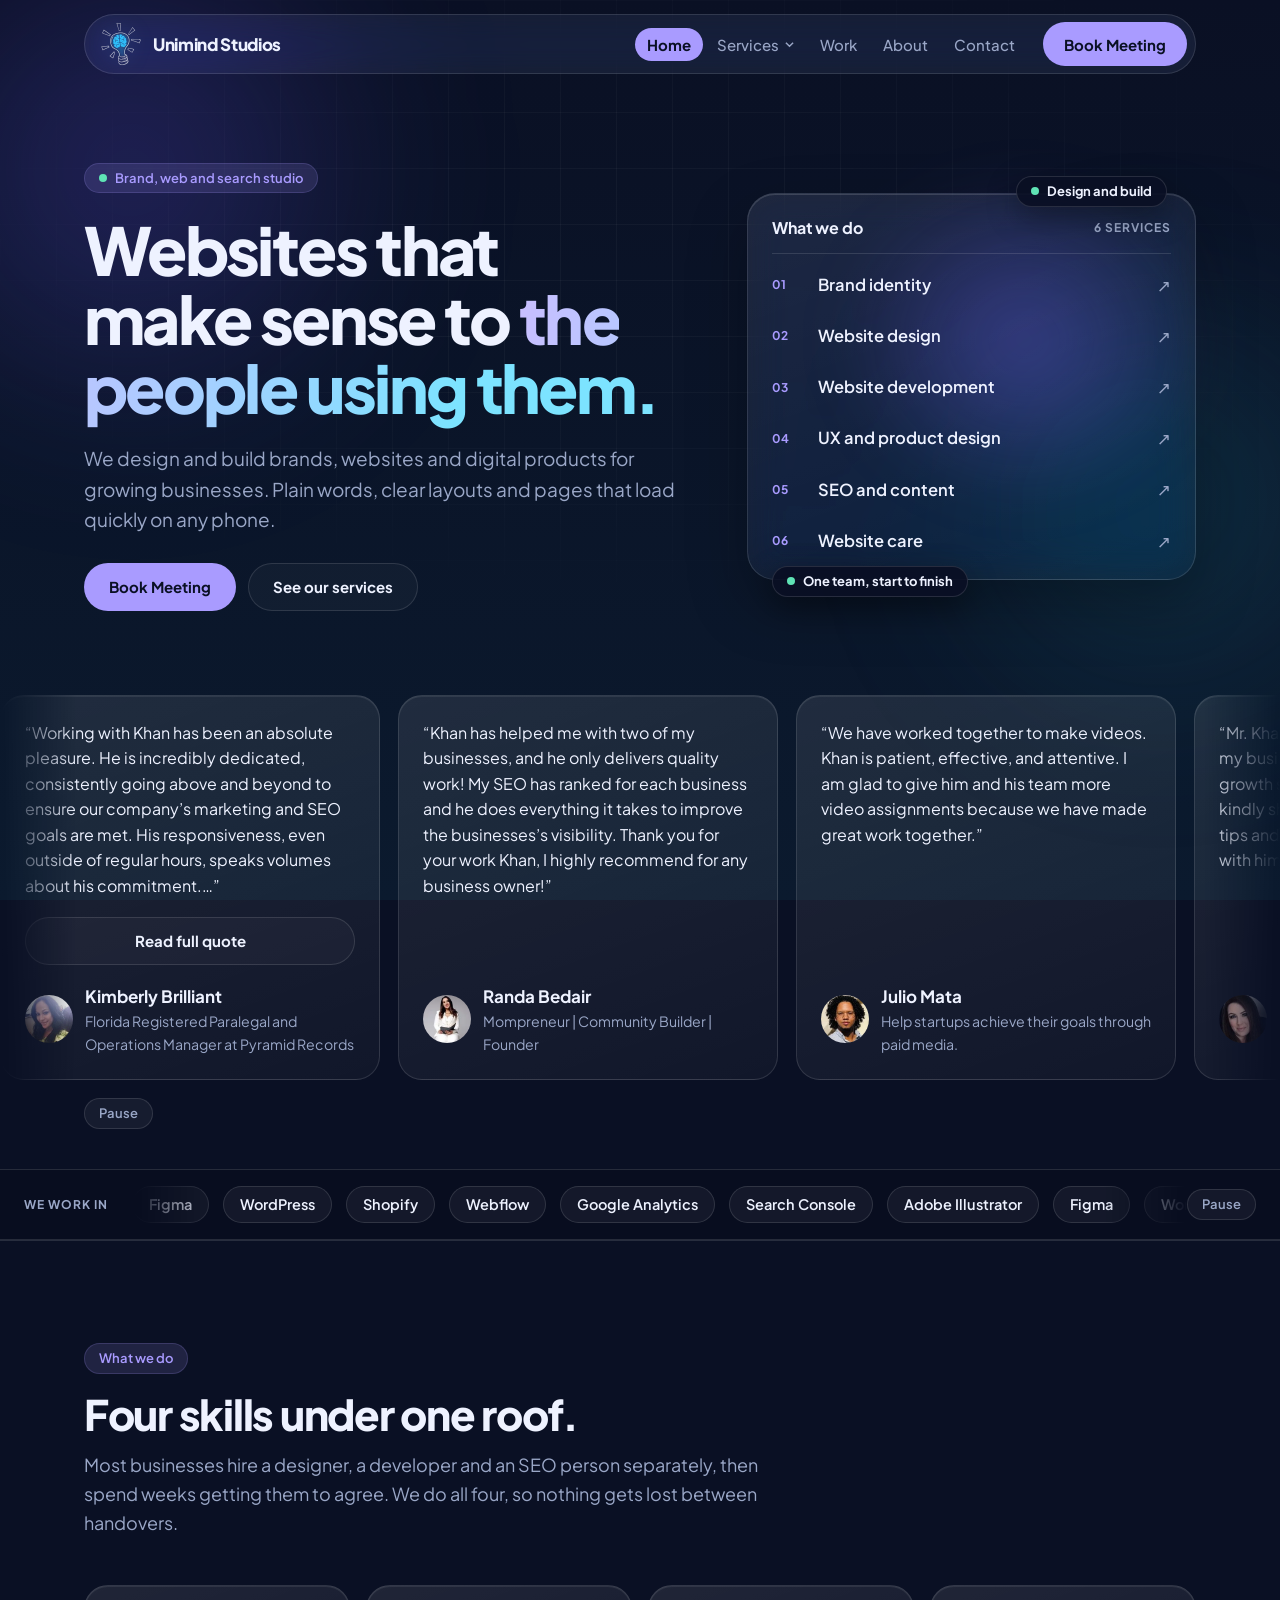
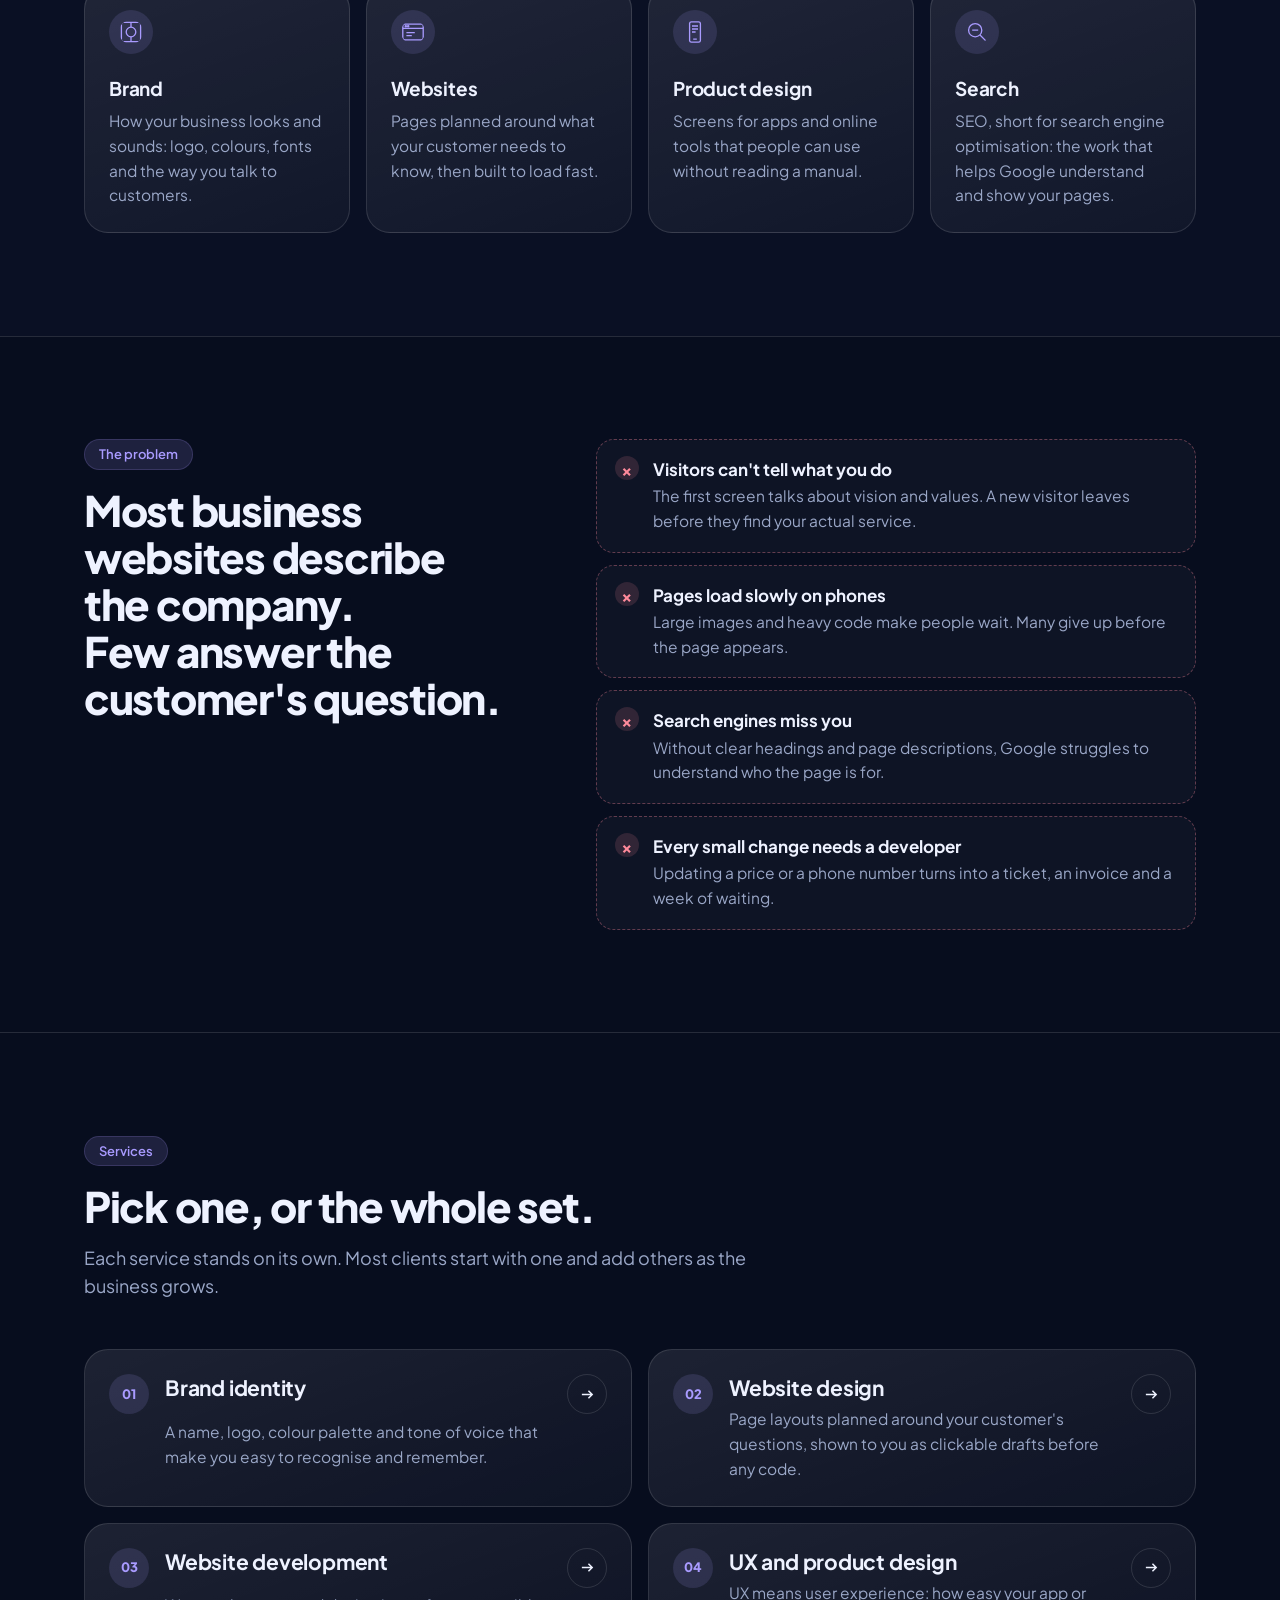
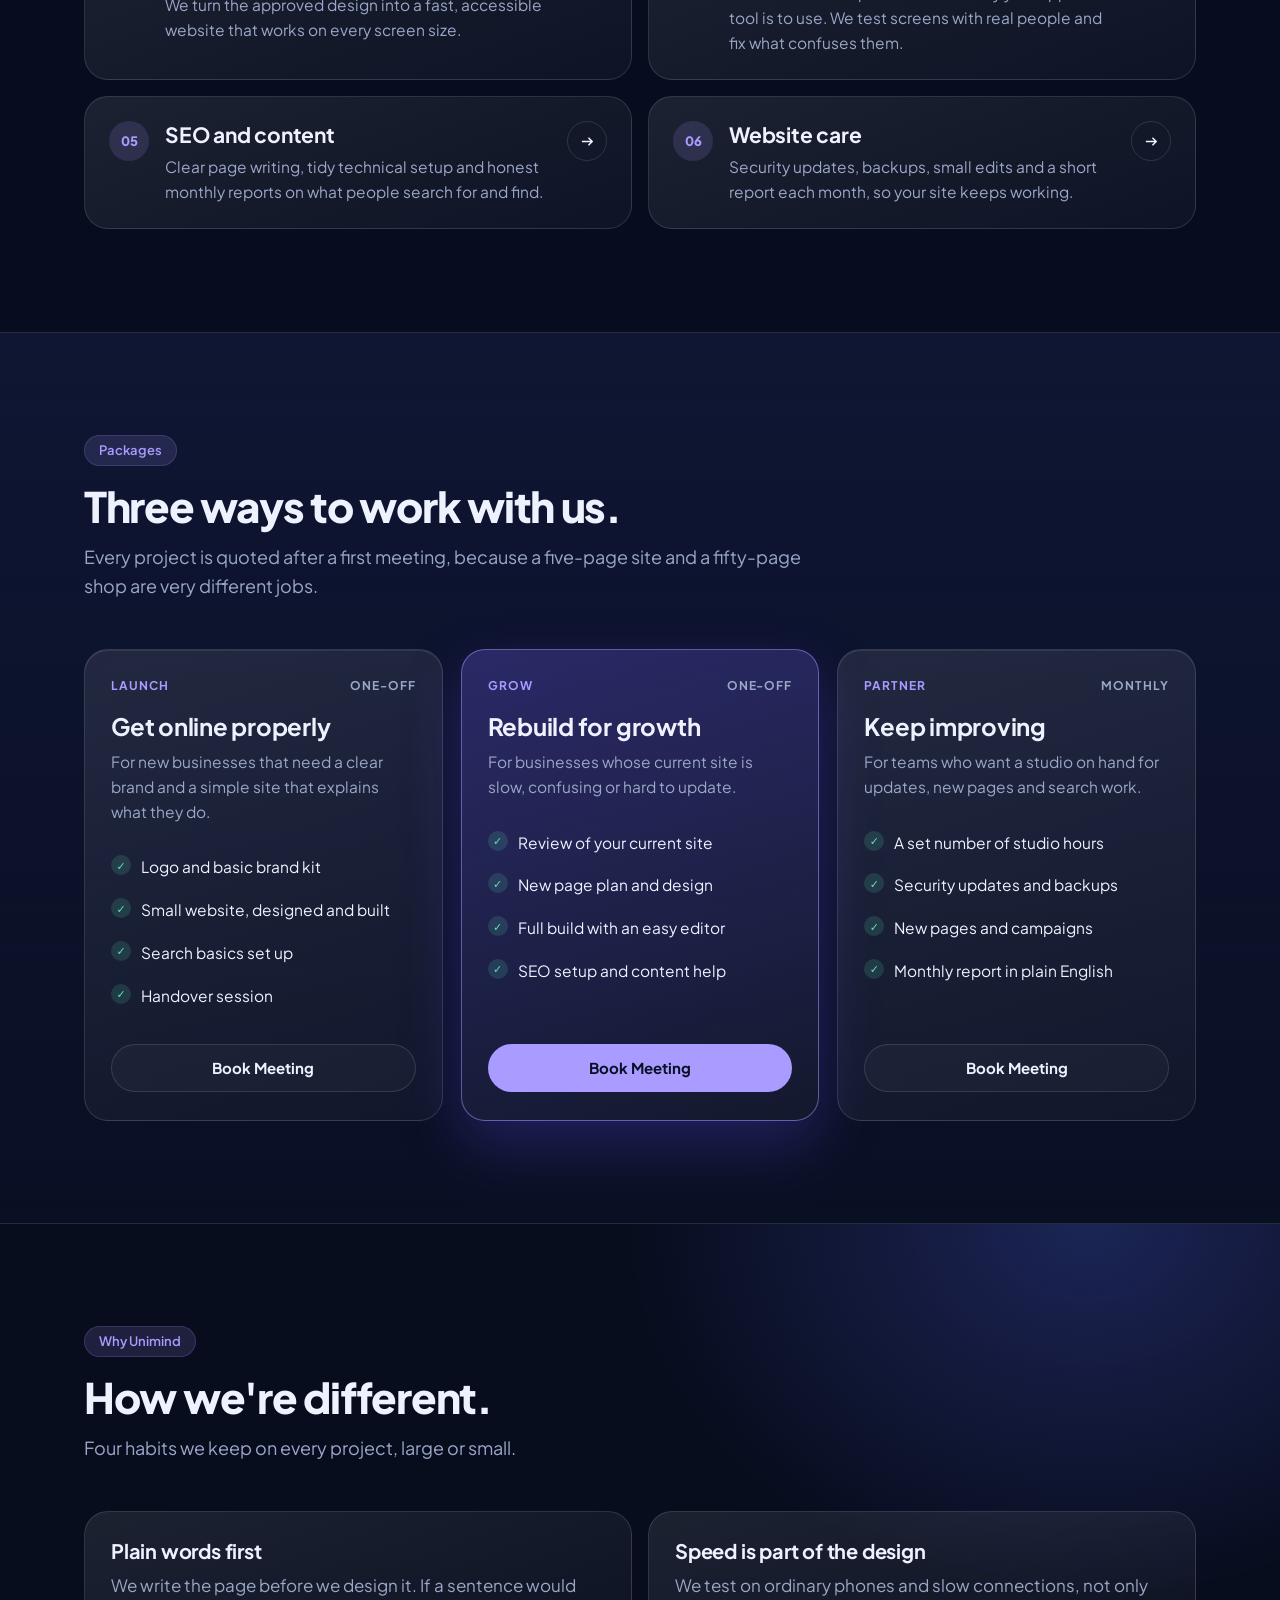
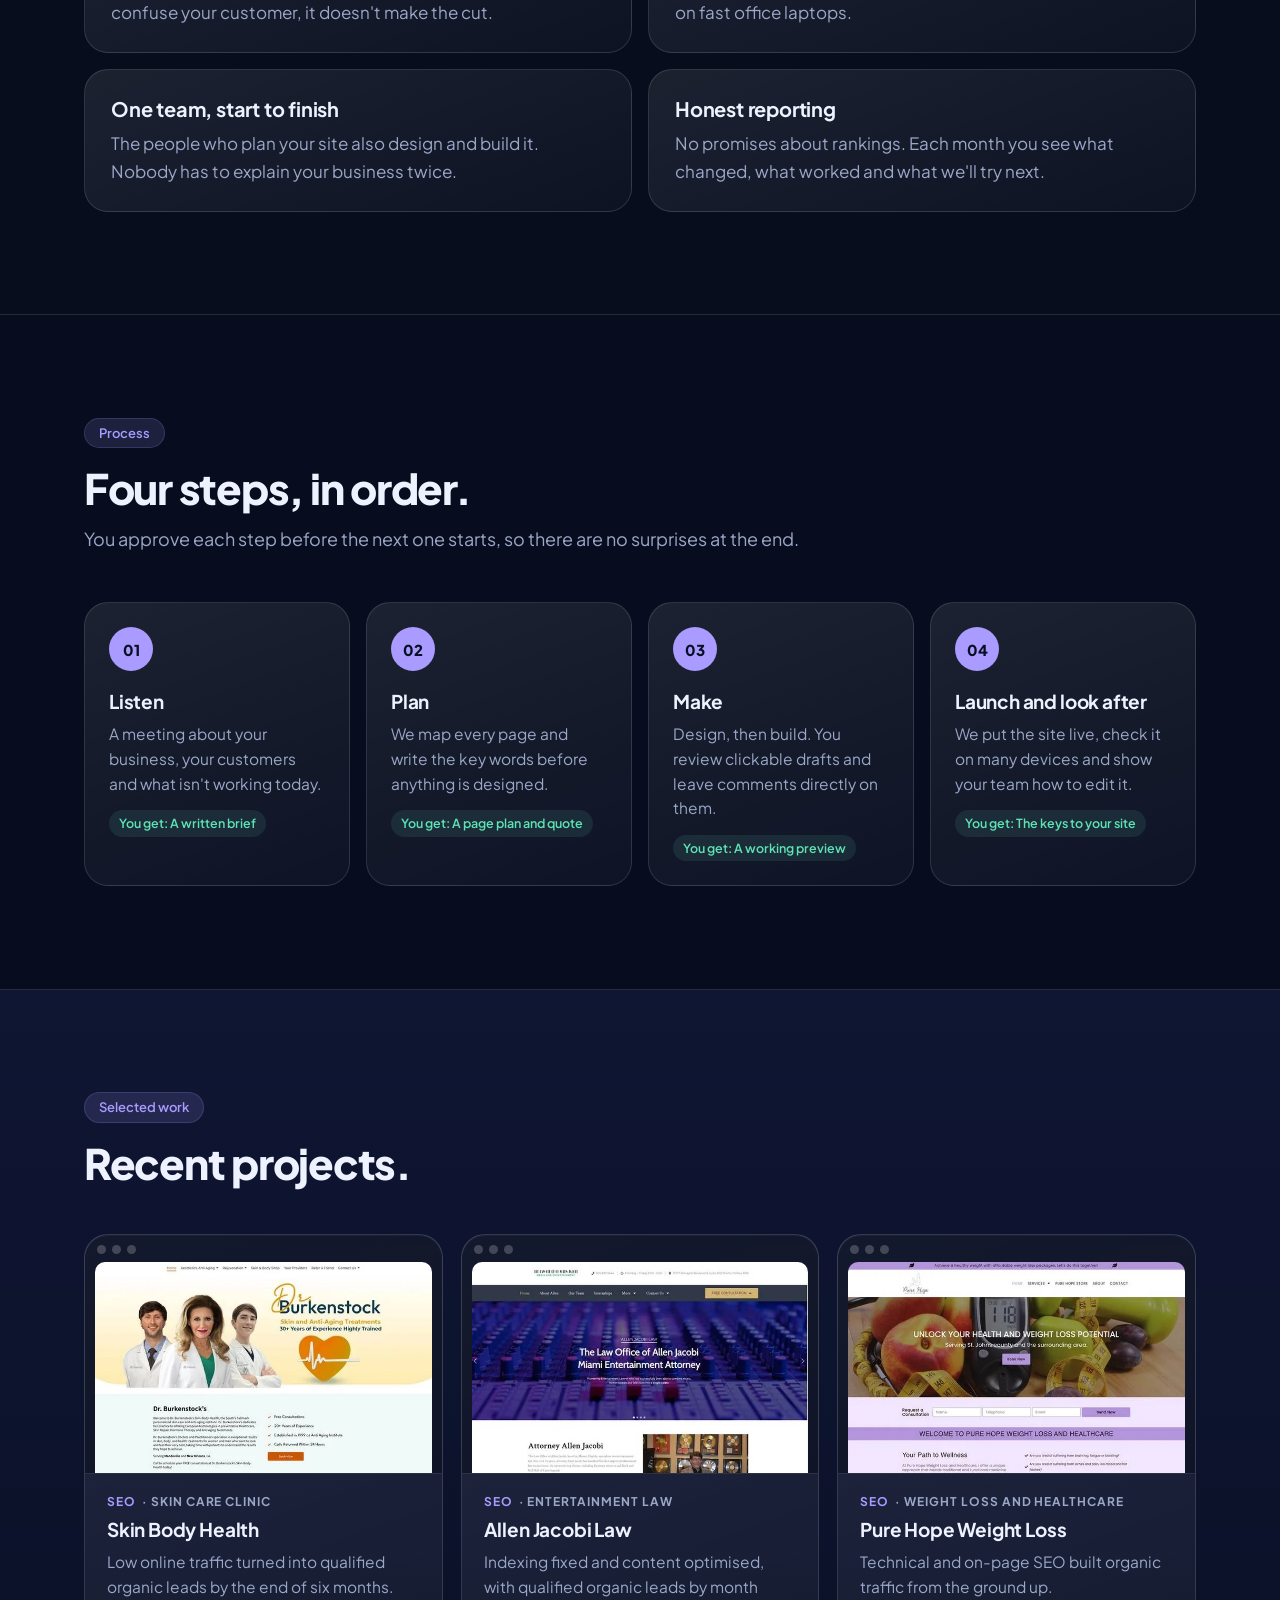
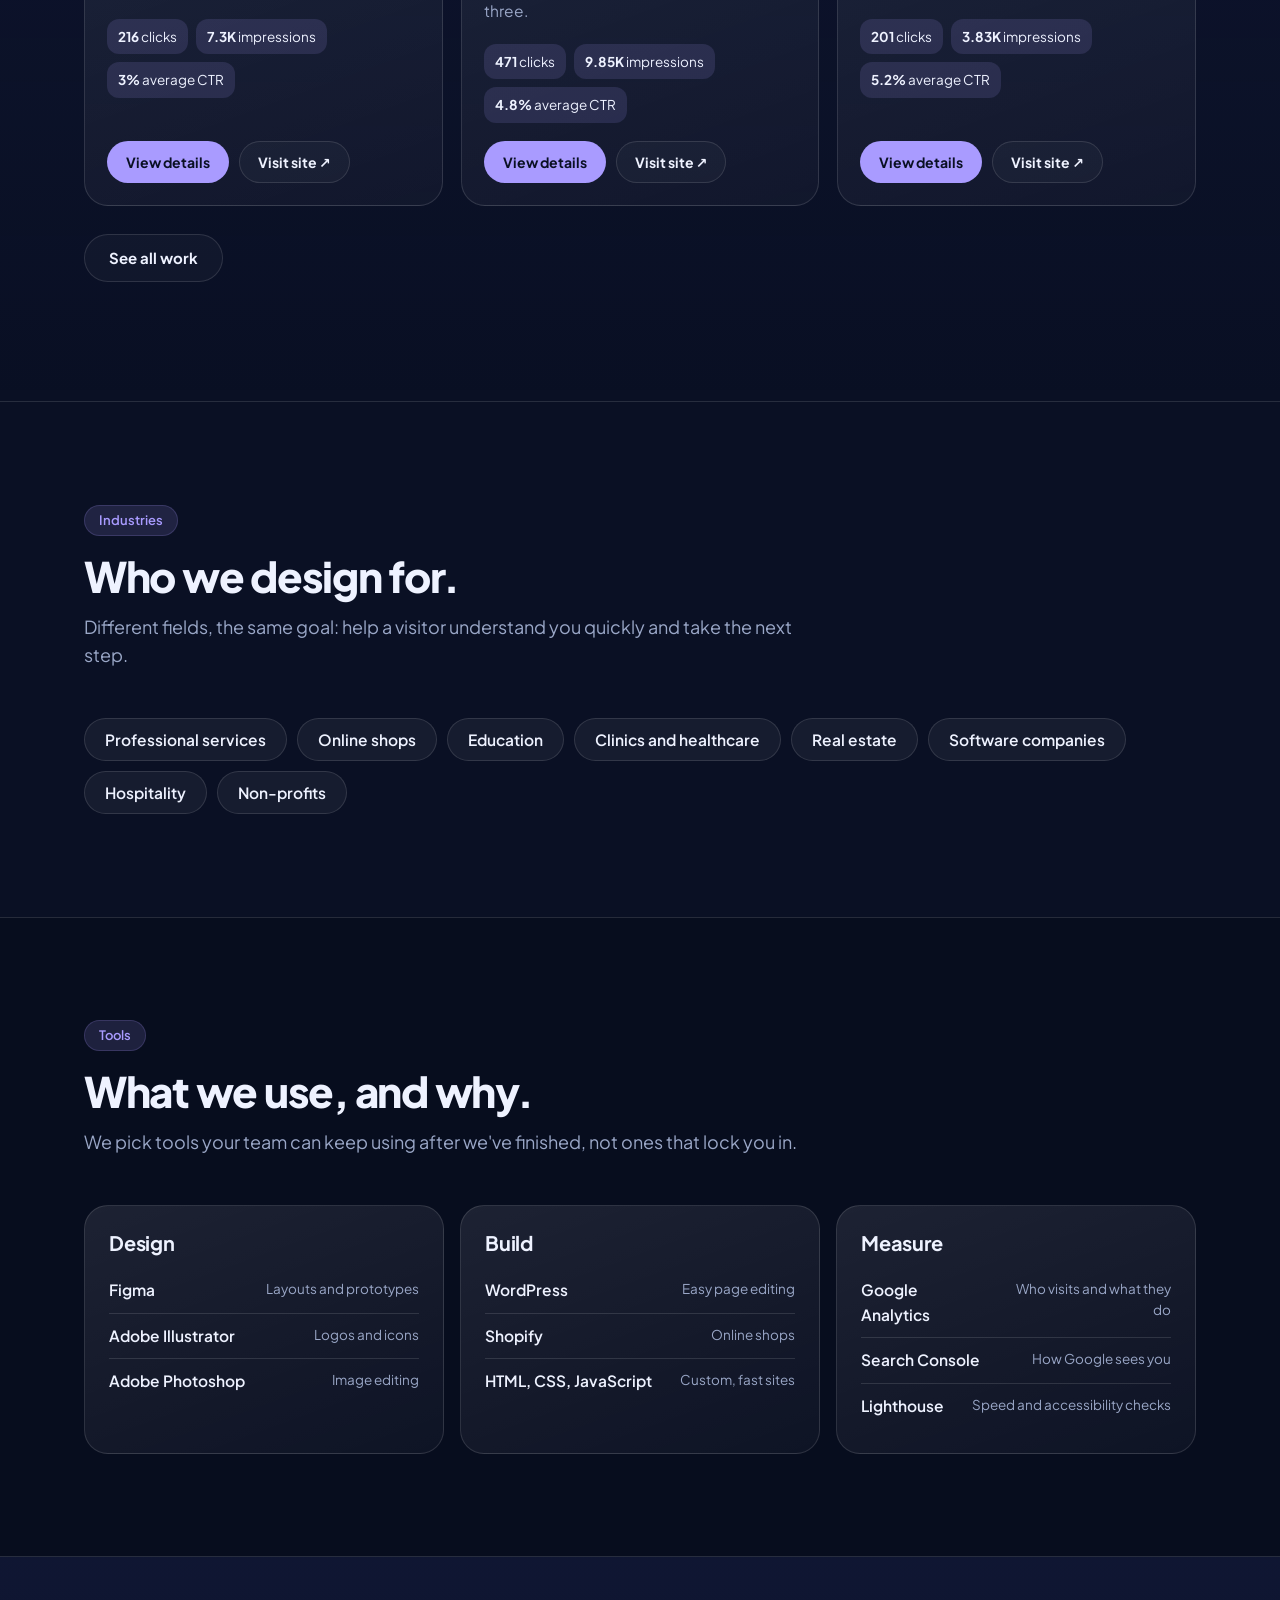
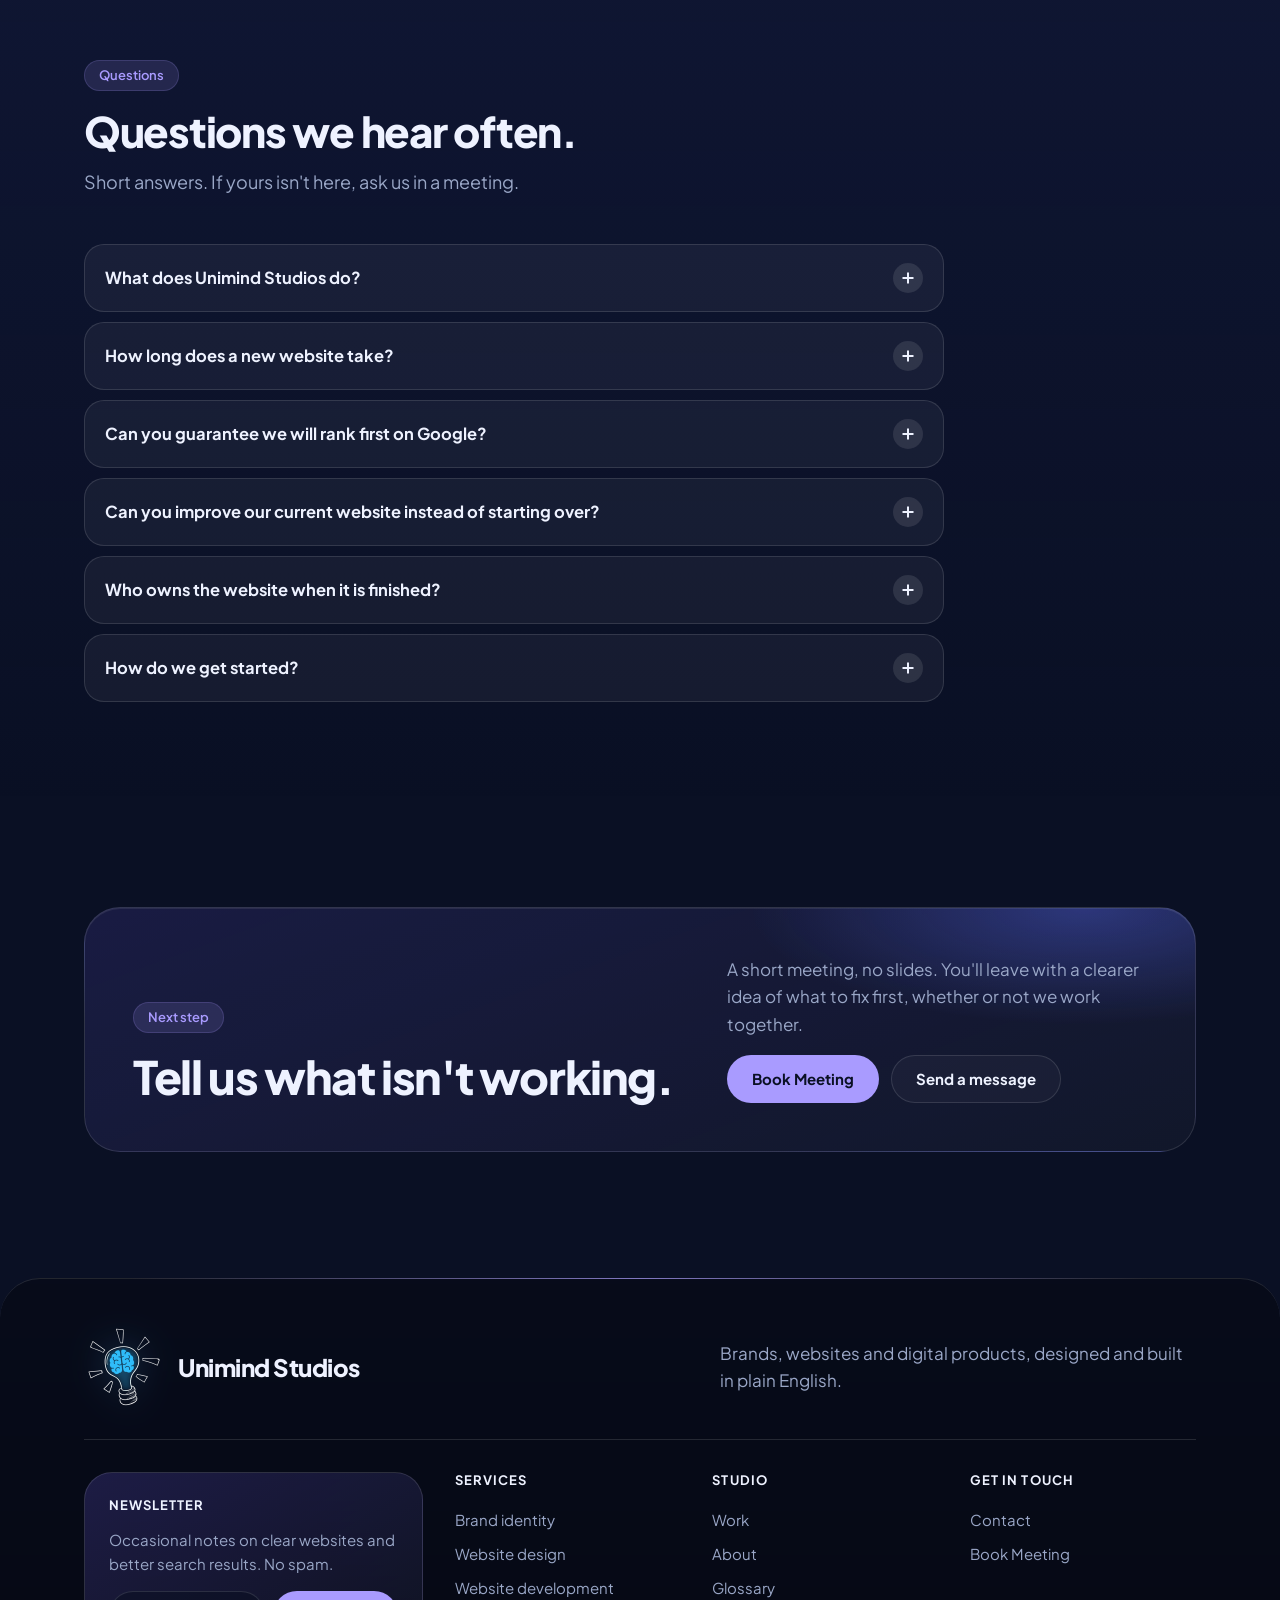
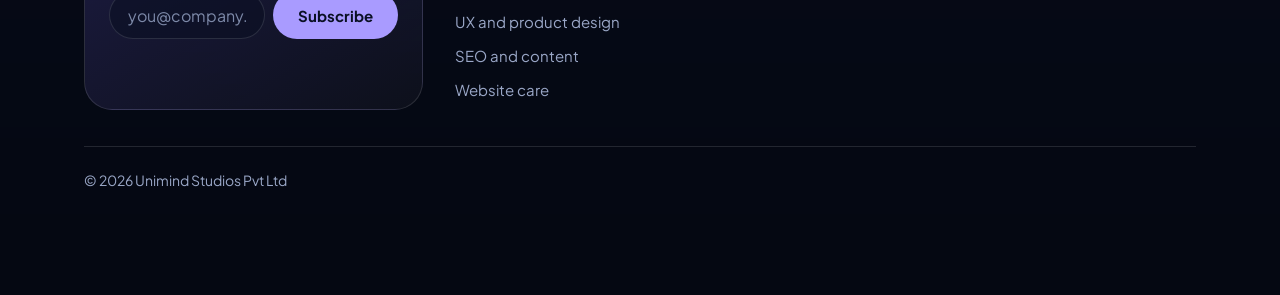
<file: index.html>
<!doctype html>
<html lang="en" data-root="./" data-booking="https://calendar.app.google/8Rh3U5bq6RLApSBVA" data-endpoint="">
<head>
<meta charset="utf-8">
<script>document.documentElement.classList.add("js")</script>
<meta name="viewport" content="width=device-width, initial-scale=1, viewport-fit=cover">
<title>Unimind Studios | Brand, Web Design and Development Studio</title>
<meta name="description" content="Unimind Studios designs brands, websites and digital products in plain language, with clear layouts and fast pages. See our services and book a meeting.">
<meta name="robots" content="index, follow, max-image-preview:large">
<meta name="theme-color" content="#0A1024">
<link rel="canonical" href="https://www.unimindstudios.com/">
<meta property="og:url" content="https://www.unimindstudios.com/">
<meta property="og:image" content="https://www.unimindstudios.com/assets/img/og-image.jpg">
<meta property="og:image:width" content="1200">
<meta property="og:image:height" content="630">
<meta name="twitter:image" content="https://www.unimindstudios.com/assets/img/og-image.jpg">
<meta property="og:type" content="website">
<meta property="og:site_name" content="Unimind Studios">
<meta property="og:title" content="Unimind Studios | Brand, Web Design and Development Studio">
<meta property="og:description" content="Unimind Studios designs brands, websites and digital products in plain language, with clear layouts and fast pages. See our services and book a meeting.">
<meta property="og:locale" content="en">
<meta name="twitter:card" content="summary_large_image">
<meta name="twitter:title" content="Unimind Studios | Brand, Web Design and Development Studio">
<meta name="twitter:description" content="Unimind Studios designs brands, websites and digital products in plain language, with clear layouts and fast pages. See our services and book a meeting.">
<link rel="icon" href="./favicon.ico" sizes="48x48">
<link rel="icon" href="./assets/img/icon-32.png" type="image/png" sizes="32x32">
<link rel="icon" href="./assets/img/icon-16.png" type="image/png" sizes="16x16">
<link rel="apple-touch-icon" href="./assets/img/apple-touch-icon.png">
<link rel="manifest" href="./site.webmanifest">
<link rel="preload" href="./assets/fonts/plus-jakarta-sans-latin-wght-normal.woff2" as="font" type="font/woff2" crossorigin>
<link rel="stylesheet" href="./assets/css/style.css?v=e2ec5138">
<script type="application/ld+json">{"@context":"https://schema.org","@graph":[{"@type":["ProfessionalService","Organization"],"@id":"https://www.unimindstudios.com/#organization","name":"Unimind Studios","legalName":"Unimind Studios Pvt Ltd","description":"A studio that designs and builds brands, websites and digital products.","knowsAbout":["Brand identity","Website design","Website development","UX and product design","SEO and content","Website care"],"url":"https://www.unimindstudios.com/","logo":{"@type":"ImageObject","url":"https://www.unimindstudios.com/assets/img/logo-512.png","width":512,"height":512},"image":"https://www.unimindstudios.com/assets/img/og-image.jpg","geo":{"@type":"GeoCoordinates","latitude":31.513101,"longitude":74.3447198},"hasMap":"https://www.google.com/maps/search/?api=1&query=31.513101,74.3447198","makesOffer":[{"@type":"Offer","itemOffered":{"@type":"Service","name":"Brand identity","url":"https://www.unimindstudios.com/services/brand-identity/"}},{"@type":"Offer","itemOffered":{"@type":"Service","name":"Website design","url":"https://www.unimindstudios.com/services/website-design/"}},{"@type":"Offer","itemOffered":{"@type":"Service","name":"Website development","url":"https://www.unimindstudios.com/services/website-development/"}},{"@type":"Offer","itemOffered":{"@type":"Service","name":"UX and product design","url":"https://www.unimindstudios.com/services/ux-product-design/"}},{"@type":"Offer","itemOffered":{"@type":"Service","name":"SEO and content","url":"https://www.unimindstudios.com/services/seo-content/"}},{"@type":"Offer","itemOffered":{"@type":"Service","name":"Website care","url":"https://www.unimindstudios.com/services/website-care/"}}]},{"@type":"WebSite","@id":"https://www.unimindstudios.com/#website","name":"Unimind Studios","publisher":{"@id":"https://www.unimindstudios.com/#organization"},"inLanguage":"en","url":"https://www.unimindstudios.com/"},{"@type":"WebPage","@id":"https://www.unimindstudios.com/#webpage","name":"Unimind Studios | Brand, Web Design and Development Studio","description":"Unimind Studios designs brands, websites and digital products in plain language, with clear layouts and fast pages. See our services and book a meeting.","inLanguage":"en","isPartOf":{"@id":"https://www.unimindstudios.com/#website"},"about":{"@id":"https://www.unimindstudios.com/#organization"},"url":"https://www.unimindstudios.com/"},{"@type":"FAQPage","mainEntity":[{"@type":"Question","name":"What does Unimind Studios do?","acceptedAnswer":{"@type":"Answer","text":"We design and build brands, websites and digital products. That covers the logo and look of your business, the website itself, the code behind it, and the work that helps people find it on Google."}},{"@type":"Question","name":"How long does a new website take?","acceptedAnswer":{"@type":"Answer","text":"It depends on how many pages you need and how ready your content is. After our first meeting we send a written timeline with dates for each stage, so you know what happens when before any work starts."}},{"@type":"Question","name":"Can you guarantee we will rank first on Google?","acceptedAnswer":{"@type":"Answer","text":"No. Nobody can honestly promise that, because Google decides rankings. What we can do is build pages that are fast, clearly written and easy for search engines to read, then show you exactly what changed each month."}},{"@type":"Question","name":"Can you improve our current website instead of starting over?","acceptedAnswer":{"@type":"Answer","text":"Yes. We start with a review of what you have. Sometimes a few fixed pages and a faster setup are enough. If a rebuild makes more sense, we explain why in plain terms."}},{"@type":"Question","name":"Who owns the website when it is finished?","acceptedAnswer":{"@type":"Answer","text":"You do. At the end of the project we hand over the files, the logins and the source code, which is the underlying text that makes the site work."}},{"@type":"Question","name":"How do we get started?","acceptedAnswer":{"@type":"Answer","text":"Book a meeting using the Book Meeting button. We ask about your business, your customers and what is not working today. Then we send a written plan and a quote."}}]}]}</script>
</head>
<body>
<div class="bgfx" aria-hidden="true"><i></i></div>
<a class="skip" href="#main">Skip to content</a>
<header class="site-header">
  <div class="wrap hdr">
    <a class="logo" href="./" aria-label="Unimind Studios home"><img class="mark" src="./assets/img/logo-mark-88.webp" width="44" height="44" alt="" decoding="async"><span class="long">Unimind Studios</span></a>
    <nav class="nav" aria-label="Main">
      <a href="./" aria-current="page"><span>Home</span></a>
      <div class="has-mega">
        <button type="button" class="" data-mega-btn aria-expanded="false" aria-controls="mega"><span>Services</span>
          <svg class="chev" viewBox="0 0 10 10" aria-hidden="true"><path d="M1 3l4 4 4-4" fill="none" stroke="currentColor" stroke-width="1.6"/></svg></button>
        <div class="mega" id="mega"><div class="wrap mega-grid">
          <div class="mega-intro"><p class="mega-title">Six ways we can help</p><p>From the first sketch of your logo to the site that keeps working years later.</p><a class="btn btn-ghost" href="./services/">See all services</a></div>
          <div class="mega-list"><a href="./services/brand-identity/"><strong>Brand identity</strong><small>Name, logo, colours and voice</small></a><a href="./services/website-design/"><strong>Website design</strong><small>Pages laid out around your customer</small></a><a href="./services/website-development/"><strong>Website development</strong><small>Fast, accessible code you own</small></a><a href="./services/ux-product-design/"><strong>UX and product design</strong><small>Apps and tools people can figure out</small></a><a href="./services/seo-content/"><strong>SEO and content</strong><small>Help people find you on search</small></a><a href="./services/website-care/"><strong>Website care</strong><small>Updates, fixes and monthly reports</small></a></div>
        </div></div>
      </div>
      <a href="./work/"><span>Work</span></a><a href="./about/"><span>About</span></a><a href="./contact/"><span>Contact</span></a>
    </nav>
    <a class="btn btn-primary" href="https://calendar.app.google/8Rh3U5bq6RLApSBVA" target="_blank" rel="noopener" data-book>Book Meeting</a>
    <button class="burger" type="button" data-burger aria-expanded="false" aria-controls="mobile-menu" aria-label="Open menu"><svg viewBox="0 0 20 14" aria-hidden="true"><path d="M0 1h20M0 7h20M0 13h20" stroke="currentColor" stroke-width="1.8"/></svg></button>
  </div>
</header>
<nav class="mobile-menu" id="mobile-menu" aria-label="Mobile"><a href="./">Home</a><a href="./services/">Services</a><div class="sub"><a href="./services/brand-identity/">Brand identity</a><a href="./services/website-design/">Website design</a><a href="./services/website-development/">Website development</a><a href="./services/ux-product-design/">UX and product design</a><a href="./services/seo-content/">SEO and content</a><a href="./services/website-care/">Website care</a></div><a href="./work/">Work</a><a href="./about/">About</a><a href="./contact/">Contact</a><a class="btn btn-primary" href="https://calendar.app.google/8Rh3U5bq6RLApSBVA" target="_blank" rel="noopener" data-book>Book Meeting</a></nav>

<main id="main">
<section class="hero"><div class="wrap hero-grid">
<div><span class="tag"><span class="dot" aria-hidden="true"></span>Brand, web and search studio</span><h1>Websites that make sense to <em>the people using them.</em></h1>
<p class="lede">We design and build brands, websites and digital products for growing businesses. Plain words, clear layouts and pages that load quickly on any phone.</p>
<div class="btn-row"><a class="btn btn-primary" href="https://calendar.app.google/8Rh3U5bq6RLApSBVA" target="_blank" rel="noopener" data-book>Book Meeting</a><a class="btn btn-ghost" href="#services">See our services</a></div></div>
<aside class="contents" aria-label="What we do"><span class="chip c1" aria-hidden="true"><span class="dot"></span>Design and build</span><div class="contents-head"><span class="label"><b>What we do</b></span><span class="label">6 services</span></div><ol><li><a href="./services/brand-identity/"><span>01</span><span>Brand identity</span><span aria-hidden="true">↗</span></a></li><li><a href="./services/website-design/"><span>02</span><span>Website design</span><span aria-hidden="true">↗</span></a></li><li><a href="./services/website-development/"><span>03</span><span>Website development</span><span aria-hidden="true">↗</span></a></li><li><a href="./services/ux-product-design/"><span>04</span><span>UX and product design</span><span aria-hidden="true">↗</span></a></li><li><a href="./services/seo-content/"><span>05</span><span>SEO and content</span><span aria-hidden="true">↗</span></a></li><li><a href="./services/website-care/"><span>06</span><span>Website care</span><span aria-hidden="true">↗</span></a></li></ol><span class="chip c2" aria-hidden="true"><span class="dot"></span>One team, start to finish</span></aside>
</div></section>
<section class="tstrip" aria-label="What clients say about us"><div class="floatrow" id="tfloat-home"><div class="track"><figure class="tcard"><blockquote>“Working with Khan has been an absolute pleasure. He is incredibly dedicated, consistently going above and beyond to ensure our company’s marketing and SEO goals are met. His responsiveness, even outside of regular hours, speaks volumes about his commitment.…”</blockquote><button type="button" class="btn btn-ghost" data-open="tq-0">Read full quote</button><figcaption><img src="./assets/img/people/av_kimberly.webp" alt="Kimberly Brilliant" width="48" height="48" loading="lazy" decoding="async"><span><b>Kimberly Brilliant</b><small>Florida Registered Paralegal and Operations Manager at Pyramid Records</small></span></figcaption></figure><figure class="tcard"><blockquote>“Khan has helped me with two of my businesses, and he only delivers quality work! My SEO has ranked for each business and he does everything it takes to improve the businesses’s visibility. Thank you for your work Khan, I highly recommend for any business owner!”</blockquote><figcaption><img src="./assets/img/people/av_randa.webp" alt="Randa Bedair" width="48" height="48" loading="lazy" decoding="async"><span><b>Randa Bedair</b><small>Mompreneur | Community Builder | Founder</small></span></figcaption></figure><figure class="tcard"><blockquote>“We have worked together to make videos. Khan is patient, effective, and attentive. I am glad to give him and his team more video assignments because we have made great work together.”</blockquote><figcaption><img src="./assets/img/people/av_julio.webp" alt="Julio Mata" width="48" height="48" loading="lazy" decoding="async"><span><b>Julio Mata</b><small>Help startups achieve their goals through paid media.</small></span></figcaption></figure><figure class="tcard"><blockquote>“Mr. Khan consulted with me about growing my business. I highly recommend him for growth strategies and expert level SEO! He kindly shared his professional knowledge, tips and tricks and I hope to collaborate with him in the near future! Cheers.”</blockquote><figcaption><img src="./assets/img/people/av_ann.webp" alt="Ann Halbrooks, MBA" width="48" height="48" loading="lazy" decoding="async"><span><b>Ann Halbrooks, MBA</b><small>Creative Guru / Digital Marketing Consultant</small></span></figcaption></figure><figure class="tcard"><blockquote>“I have the absolute pleasure of working with Mohammad Ali Khan at Market Ai, where he serves as our Senior Project Manager and Head of IT. Mohammad is one of those rare professionals who combines deep technical expertise with outstanding leadership and a…”</blockquote><button type="button" class="btn btn-ghost" data-open="tq-4">Read full quote</button><figcaption><img src="./assets/img/people/av_michelle.webp" alt="Michelle Tuley" width="48" height="48" loading="lazy" decoding="async"><span><b>Michelle Tuley</b></span></figcaption></figure><figure class="tcard" aria-hidden="true"><blockquote>“Working with Khan has been an absolute pleasure. He is incredibly dedicated, consistently going above and beyond to ensure our company’s marketing and SEO goals are met. His responsiveness, even outside of regular hours, speaks volumes about his commitment.…”</blockquote><button type="button" class="btn btn-ghost" data-open="tq-0" tabindex=-1>Read full quote</button><figcaption><img src="./assets/img/people/av_kimberly.webp" alt="Kimberly Brilliant" width="48" height="48" loading="lazy" decoding="async"><span><b>Kimberly Brilliant</b><small>Florida Registered Paralegal and Operations Manager at Pyramid Records</small></span></figcaption></figure><figure class="tcard" aria-hidden="true"><blockquote>“Khan has helped me with two of my businesses, and he only delivers quality work! My SEO has ranked for each business and he does everything it takes to improve the businesses’s visibility. Thank you for your work Khan, I highly recommend for any business owner!”</blockquote><figcaption><img src="./assets/img/people/av_randa.webp" alt="Randa Bedair" width="48" height="48" loading="lazy" decoding="async"><span><b>Randa Bedair</b><small>Mompreneur | Community Builder | Founder</small></span></figcaption></figure><figure class="tcard" aria-hidden="true"><blockquote>“We have worked together to make videos. Khan is patient, effective, and attentive. I am glad to give him and his team more video assignments because we have made great work together.”</blockquote><figcaption><img src="./assets/img/people/av_julio.webp" alt="Julio Mata" width="48" height="48" loading="lazy" decoding="async"><span><b>Julio Mata</b><small>Help startups achieve their goals through paid media.</small></span></figcaption></figure><figure class="tcard" aria-hidden="true"><blockquote>“Mr. Khan consulted with me about growing my business. I highly recommend him for growth strategies and expert level SEO! He kindly shared his professional knowledge, tips and tricks and I hope to collaborate with him in the near future! Cheers.”</blockquote><figcaption><img src="./assets/img/people/av_ann.webp" alt="Ann Halbrooks, MBA" width="48" height="48" loading="lazy" decoding="async"><span><b>Ann Halbrooks, MBA</b><small>Creative Guru / Digital Marketing Consultant</small></span></figcaption></figure><figure class="tcard" aria-hidden="true"><blockquote>“I have the absolute pleasure of working with Mohammad Ali Khan at Market Ai, where he serves as our Senior Project Manager and Head of IT. Mohammad is one of those rare professionals who combines deep technical expertise with outstanding leadership and a…”</blockquote><button type="button" class="btn btn-ghost" data-open="tq-4" tabindex=-1>Read full quote</button><figcaption><img src="./assets/img/people/av_michelle.webp" alt="Michelle Tuley" width="48" height="48" loading="lazy" decoding="async"><span><b>Michelle Tuley</b></span></figcaption></figure></div></div><div class="wrap"><button type="button" class="pause" data-pause="tfloat-home" aria-pressed="false">Pause</button></div><div id="tq-0" hidden><span class="label">Testimonial</span><h2 id="dlg-h">Kimberly Brilliant</h2><p>“Working with Khan has been an absolute pleasure. He is incredibly dedicated, consistently going above and beyond to ensure our company’s marketing and SEO goals are met. His responsiveness, even outside of regular hours, speaks volumes about his commitment. On top of his work ethic, he’s also a genuinely pleasant and professional person to collaborate with. I highly recommend him.”</p><p class="muted">Florida Registered Paralegal and Operations Manager at Pyramid Records</p></div><div id="tq-4" hidden><span class="label">Testimonial</span><h2 id="dlg-h">Michelle Tuley</h2><p>“I have the absolute pleasure of working with Mohammad Ali Khan at Market Ai, where he serves as our Senior Project Manager and Head of IT. Mohammad is one of those rare professionals who combines deep technical expertise with outstanding leadership and a genuinely delightful personality. He’s a natural leader—respected by his peers and valued by his team. Whether he’s managing complex projects or implementing the latest tech solutions, Mohammad consistently delivers with precision, creativity, and confidence. His commitment to staying ahead of emerging technologies keeps our systems both efficient and future-ready. Mohammad is also incredibly helpful and approachable. No matter how busy he is, he always makes time to support others, solve problems, and uplift the team. His presence sets the tone for a collaborative, positive, and high-performing work environment. It’s truly a privilege to work alongside him, and I can’t recommend him highly enough.”</p><p class="muted"></p></div></section>
<div class="strip" aria-label="Platforms we work with"><div class="strip-inner"><span class="strip-label label">We work in</span><div class="marquee" id="platforms"><div class="marquee-track"><span>Figma</span><span>WordPress</span><span>Shopify</span><span>Webflow</span><span>Google Analytics</span><span>Search Console</span><span>Adobe Illustrator</span><span aria-hidden="true">Figma</span><span aria-hidden="true">WordPress</span><span aria-hidden="true">Shopify</span><span aria-hidden="true">Webflow</span><span aria-hidden="true">Google Analytics</span><span aria-hidden="true">Search Console</span><span aria-hidden="true">Adobe Illustrator</span></div></div><button type="button" class="pause" data-pause="platforms" aria-pressed="false">Pause</button></div></div>
<section class="sec " aria-labelledby="what-we-do-h"><div class="wrap"><div class="sec-head reveal"><span class="tag">What we do</span><div><h2 id="what-we-do-h">Four skills under one roof.</h2><p>Most businesses hire a designer, a developer and an SEO person separately, then spend weeks getting them to agree. We do all four, so nothing gets lost between handovers.</p></div></div><div class="caps reveal"><div class="cap"><svg viewBox="0 0 40 40" fill="none" stroke="currentColor" stroke-width="1.5" aria-hidden="true"><rect x="4" y="4" width="32" height="32" rx="3"/><circle cx="20" cy="20" r="8"/><path d="M20 4v8M20 28v8"/></svg><h3>Brand</h3><p>How your business looks and sounds: logo, colours, fonts and the way you talk to customers.</p></div><div class="cap"><svg viewBox="0 0 40 40" fill="none" stroke="currentColor" stroke-width="1.5" aria-hidden="true"><rect x="3" y="7" width="34" height="26" rx="3"/><path d="M3 14h34"/><circle cx="8" cy="10.5" r="1"/><circle cx="12" cy="10.5" r="1"/><path d="M9 21h14M9 26h9"/></svg><h3>Websites</h3><p>Pages planned around what your customer needs to know, then built to load fast.</p></div><div class="cap"><svg viewBox="0 0 40 40" fill="none" stroke="currentColor" stroke-width="1.5" aria-hidden="true"><rect x="11" y="3" width="18" height="34" rx="3"/><path d="M17 32h6M15 10h10M15 15h10M15 20h6"/></svg><h3>Product design</h3><p>Screens for apps and online tools that people can use without reading a manual.</p></div><div class="cap"><svg viewBox="0 0 40 40" fill="none" stroke="currentColor" stroke-width="1.5" aria-hidden="true"><circle cx="17" cy="17" r="11"/><path d="M25 25l11 11M12 17h10"/></svg><h3>Search</h3><p>SEO, short for search engine optimisation: the work that helps Google understand and show your pages.</p></div></div></div></section>
<section class="sec" aria-labelledby="prob-h"><div class="wrap problem-grid"><div class="reveal"><span class="tag">The problem</span><h2 id="prob-h" class="problem-quote" style="margin-top:22px">Most business websites describe the company. Few answer the customer's question.</h2></div><ul class="problem-list reveal"><li><strong>Visitors can't tell what you do</strong><span>The first screen talks about vision and values. A new visitor leaves before they find your actual service.</span></li><li><strong>Pages load slowly on phones</strong><span>Large images and heavy code make people wait. Many give up before the page appears.</span></li><li><strong>Search engines miss you</strong><span>Without clear headings and page descriptions, Google struggles to understand who the page is for.</span></li><li><strong>Every small change needs a developer</strong><span>Updating a price or a phone number turns into a ticket, an invoice and a week of waiting.</span></li></ul></div></section>
<div id="services"><section class="sec " aria-labelledby="services-h"><div class="wrap"><div class="sec-head reveal"><span class="tag">Services</span><div><h2 id="services-h">Pick one, or the whole set.</h2><p>Each service stands on its own. Most clients start with one and add others as the business grows.</p></div></div><ul class="svc-list reveal"><li><a href="./services/brand-identity/"><span class="n">01</span><h3>Brand identity</h3><p>A name, logo, colour palette and tone of voice that make you easy to recognise and remember.</p><span class="go" aria-hidden="true"><svg viewBox="0 0 16 16" width="16" aria-hidden="true"><path d="M2 8h11M9 4l4 4-4 4" fill="none" stroke="currentColor" stroke-width="1.6"/></svg></span></a></li><li><a href="./services/website-design/"><span class="n">02</span><h3>Website design</h3><p>Page layouts planned around your customer&#x27;s questions, shown to you as clickable drafts before any code.</p><span class="go" aria-hidden="true"><svg viewBox="0 0 16 16" width="16" aria-hidden="true"><path d="M2 8h11M9 4l4 4-4 4" fill="none" stroke="currentColor" stroke-width="1.6"/></svg></span></a></li><li><a href="./services/website-development/"><span class="n">03</span><h3>Website development</h3><p>We turn the approved design into a fast, accessible website that works on every screen size.</p><span class="go" aria-hidden="true"><svg viewBox="0 0 16 16" width="16" aria-hidden="true"><path d="M2 8h11M9 4l4 4-4 4" fill="none" stroke="currentColor" stroke-width="1.6"/></svg></span></a></li><li><a href="./services/ux-product-design/"><span class="n">04</span><h3>UX and product design</h3><p>UX means user experience: how easy your app or tool is to use. We test screens with real people and fix what confuses them.</p><span class="go" aria-hidden="true"><svg viewBox="0 0 16 16" width="16" aria-hidden="true"><path d="M2 8h11M9 4l4 4-4 4" fill="none" stroke="currentColor" stroke-width="1.6"/></svg></span></a></li><li><a href="./services/seo-content/"><span class="n">05</span><h3>SEO and content</h3><p>Clear page writing, tidy technical setup and honest monthly reports on what people search for and find.</p><span class="go" aria-hidden="true"><svg viewBox="0 0 16 16" width="16" aria-hidden="true"><path d="M2 8h11M9 4l4 4-4 4" fill="none" stroke="currentColor" stroke-width="1.6"/></svg></span></a></li><li><a href="./services/website-care/"><span class="n">06</span><h3>Website care</h3><p>Security updates, backups, small edits and a short report each month, so your site keeps working.</p><span class="go" aria-hidden="true"><svg viewBox="0 0 16 16" width="16" aria-hidden="true"><path d="M2 8h11M9 4l4 4-4 4" fill="none" stroke="currentColor" stroke-width="1.6"/></svg></span></a></li></ul></div></section></div>
<section class="sec " aria-labelledby="packages-h"><div class="wrap"><div class="sec-head reveal"><span class="tag">Packages</span><div><h2 id="packages-h">Three ways to work with us.</h2><p>Every project is quoted after a first meeting, because a five-page site and a fifty-page shop are very different jobs.</p></div></div><div class="pkgs reveal"><article class="pkg"><div class="pkg-top"><span class="label"><b>Launch</b></span><span class="label">One-off</span></div><h3>Get online properly</h3><p>For new businesses that need a clear brand and a simple site that explains what they do.</p><ul><li>Logo and basic brand kit</li><li>Small website, designed and built</li><li>Search basics set up</li><li>Handover session</li></ul><a class="btn btn-ghost" href="https://calendar.app.google/8Rh3U5bq6RLApSBVA" target="_blank" rel="noopener" data-book>Book Meeting</a></article><article class="pkg feature"><div class="pkg-top"><span class="label"><b>Grow</b></span><span class="label">One-off</span></div><h3>Rebuild for growth</h3><p>For businesses whose current site is slow, confusing or hard to update.</p><ul><li>Review of your current site</li><li>New page plan and design</li><li>Full build with an easy editor</li><li>SEO setup and content help</li></ul><a class="btn btn-primary" href="https://calendar.app.google/8Rh3U5bq6RLApSBVA" target="_blank" rel="noopener" data-book>Book Meeting</a></article><article class="pkg"><div class="pkg-top"><span class="label"><b>Partner</b></span><span class="label">Monthly</span></div><h3>Keep improving</h3><p>For teams who want a studio on hand for updates, new pages and search work.</p><ul><li>A set number of studio hours</li><li>Security updates and backups</li><li>New pages and campaigns</li><li>Monthly report in plain English</li></ul><a class="btn btn-ghost" href="https://calendar.app.google/8Rh3U5bq6RLApSBVA" target="_blank" rel="noopener" data-book>Book Meeting</a></article></div></div></section>
<section class="sec dark" aria-labelledby="why-unimind-h"><div class="wrap"><div class="sec-head reveal"><span class="tag">Why Unimind</span><div><h2 id="why-unimind-h">How we're different.</h2><p>Four habits we keep on every project, large or small.</p></div></div><div class="why reveal"><div><h3>Plain words first</h3><p>We write the page before we design it. If a sentence would confuse your customer, it doesn&#x27;t make the cut.</p></div><div><h3>Speed is part of the design</h3><p>We test on ordinary phones and slow connections, not only on fast office laptops.</p></div><div><h3>One team, start to finish</h3><p>The people who plan your site also design and build it. Nobody has to explain your business twice.</p></div><div><h3>Honest reporting</h3><p>No promises about rankings. Each month you see what changed, what worked and what we&#x27;ll try next.</p></div></div></div></section>
<section class="sec " aria-labelledby="process-h"><div class="wrap"><div class="sec-head reveal"><span class="tag">Process</span><div><h2 id="process-h">Four steps, in order.</h2><p>You approve each step before the next one starts, so there are no surprises at the end.</p></div></div><ol class="steps reveal"><li><span class="big" aria-hidden="true">01</span><h3>Listen</h3><p>A meeting about your business, your customers and what isn&#x27;t working today.</p><small>You get: A written brief</small></li><li><span class="big" aria-hidden="true">02</span><h3>Plan</h3><p>We map every page and write the key words before anything is designed.</p><small>You get: A page plan and quote</small></li><li><span class="big" aria-hidden="true">03</span><h3>Make</h3><p>Design, then build. You review clickable drafts and leave comments directly on them.</p><small>You get: A working preview</small></li><li><span class="big" aria-hidden="true">04</span><h3>Launch and look after</h3><p>We put the site live, check it on many devices and show your team how to edit it.</p><small>You get: The keys to your site</small></li></ol></div></section>
<section class="sec " aria-labelledby="selected-work-h"><div class="wrap"><div class="sec-head reveal"><span class="tag">Selected work</span><div><h2 id="selected-work-h">Recent projects.</h2></div></div><div data-filter-group data-one="case study" data-many="case studies"><div class="cgrid"><article class="ccard" data-cat="SEO"><div class="frame"><div class="frame-bar" aria-hidden="true"><i></i><i></i><i></i></div><img src="./assets/img/work/cs1_site.webp" alt="Skin Body Health website screenshot" width="640" height="419" loading="lazy" decoding="async"></div><div class="cbody"><span class="label"><b>SEO</b> · Skin care clinic</span><h3>Skin Body Health</h3><p>Low online traffic turned into qualified organic leads by the end of six months.</p><div class="metrics"><span><b>216</b> clicks</span><span><b>7.3K</b> impressions</span><span><b>3%</b> average CTR</span></div>
<div class="cact"><button type="button" class="btn btn-primary" data-open="cs-0-skin-body-health">View details</button><a class="btn btn-ghost" href="https://skinbodyhealth.com/" target="_blank" rel="noopener noreferrer" aria-label="Visit site: Skin Body Health (opens in a new tab)">Visit site ↗</a></div></div><div id="cs-0-skin-body-health" hidden><span class="tag">SEO</span><h2 id="dlg-h">Skin Body Health</h2><p class="muted">Skin care clinic</p>
<div class='kpis'><div class="kpi"><b>216</b><span>clicks</span></div><div class="kpi"><b>7.3K</b><span>impressions</span></div><div class="kpi"><b>3%</b><span>average CTR</span></div><div class="kpi"><b>17.5</b><span>average position</span></div></div><p>Skin Body Health had a solid business but struggled with low online traffic. After auditing and optimising the website, we improved its SEO with targeted keywords, fresh content and more. Relevant traffic increased within a month, and by the end of six months the business was getting qualified leads from organic search.</p>
<div class="shots"><figure class="shot"><img src="./assets/img/work/cs1_site.webp" alt="Skin Body Health website screenshot" width="640" height="419" loading="lazy" decoding="async"><figcaption>Skin Body Health website screenshot</figcaption></figure><figure class="shot"><img src="./assets/img/work/cs1_gsc.webp" alt="Skin Body Health Google Search Console results" width="800" height="552" loading="lazy" decoding="async"><figcaption>Skin Body Health Google Search Console results</figcaption></figure><figure class="shot"><img src="./assets/img/work/cs1_mob.webp" alt="Skin Body Health mobile view" width="297" height="800" loading="lazy" decoding="async"><figcaption>Skin Body Health mobile view</figcaption></figure></div><p class='fine'>Figures from the Google Search Console screenshot supplied with the project.</p><p><a class="btn btn-ghost" href="https://skinbodyhealth.com/" target="_blank" rel="noopener noreferrer" aria-label="Visit site: Skin Body Health (opens in a new tab)">Visit site ↗</a></p></div></article><article class="ccard" data-cat="SEO"><div class="frame"><div class="frame-bar" aria-hidden="true"><i></i><i></i><i></i></div><img src="./assets/img/work/cs2_site.webp" alt="Allen Jacobi Law website screenshot" width="640" height="464" loading="lazy" decoding="async"></div><div class="cbody"><span class="label"><b>SEO</b> · Entertainment law</span><h3>Allen Jacobi Law</h3><p>Indexing fixed and content optimised, with qualified organic leads by month three.</p><div class="metrics"><span><b>471</b> clicks</span><span><b>9.85K</b> impressions</span><span><b>4.8%</b> average CTR</span></div>
<div class="cact"><button type="button" class="btn btn-primary" data-open="cs-1-allen-jacobi-law">View details</button><a class="btn btn-ghost" href="https://allenjacobilaw.com/" target="_blank" rel="noopener noreferrer" aria-label="Visit site: Allen Jacobi Law (opens in a new tab)">Visit site ↗</a></div></div><div id="cs-1-allen-jacobi-law" hidden><span class="tag">SEO</span><h2 id="dlg-h">Allen Jacobi Law</h2><p class="muted">Entertainment law</p>
<div class='kpis'><div class="kpi"><b>471</b><span>clicks</span></div><div class="kpi"><b>9.85K</b><span>impressions</span></div><div class="kpi"><b>4.8%</b><span>average CTR</span></div><div class="kpi"><b>17.5</b><span>average position</span></div></div><p>Allen Jacobi Law had indexing issues despite a strong reputation. After we resolved the indexing problems, optimised the content and added more long-tail keywords, traffic picked up within a month. By the third month, qualified leads were coming in through organic search.</p>
<div class="shots"><figure class="shot"><img src="./assets/img/work/cs2_site.webp" alt="Allen Jacobi Law website screenshot" width="640" height="464" loading="lazy" decoding="async"><figcaption>Allen Jacobi Law website screenshot</figcaption></figure><figure class="shot"><img src="./assets/img/work/cs2_gsc.webp" alt="Allen Jacobi Law Google Search Console results" width="800" height="643" loading="lazy" decoding="async"><figcaption>Allen Jacobi Law Google Search Console results</figcaption></figure><figure class="shot"><img src="./assets/img/work/cs2_mob.webp" alt="Allen Jacobi Law mobile view" width="274" height="800" loading="lazy" decoding="async"><figcaption>Allen Jacobi Law mobile view</figcaption></figure></div><p class='fine'>Figures from the Google Search Console screenshot supplied with the project.</p><p><a class="btn btn-ghost" href="https://allenjacobilaw.com/" target="_blank" rel="noopener noreferrer" aria-label="Visit site: Allen Jacobi Law (opens in a new tab)">Visit site ↗</a></p></div></article><article class="ccard" data-cat="SEO"><div class="frame"><div class="frame-bar" aria-hidden="true"><i></i><i></i><i></i></div><img src="./assets/img/work/cs3_site.webp" alt="Pure Hope Weight Loss website screenshot" width="640" height="463" loading="lazy" decoding="async"></div><div class="cbody"><span class="label"><b>SEO</b> · Weight loss and healthcare</span><h3>Pure Hope Weight Loss</h3><p>Technical and on-page SEO built organic traffic from the ground up.</p><div class="metrics"><span><b>201</b> clicks</span><span><b>3.83K</b> impressions</span><span><b>5.2%</b> average CTR</span></div>
<div class="cact"><button type="button" class="btn btn-primary" data-open="cs-2-pure-hope-weight-loss">View details</button><a class="btn btn-ghost" href="https://purehopeweightloss.com/" target="_blank" rel="noopener noreferrer" aria-label="Visit site: Pure Hope Weight Loss (opens in a new tab)">Visit site ↗</a></div></div><div id="cs-2-pure-hope-weight-loss" hidden><span class="tag">SEO</span><h2 id="dlg-h">Pure Hope Weight Loss</h2><p class="muted">Weight loss and healthcare</p>
<div class='kpis'><div class="kpi"><b>201</b><span>clicks</span></div><div class="kpi"><b>3.83K</b><span>impressions</span></div><div class="kpi"><b>5.2%</b><span>average CTR</span></div><div class="kpi"><b>24.5</b><span>average position</span></div></div><p>Pure Hope Weight Loss had a successful business but was struggling to attract online traffic. We started from the ground up, addressing both technical SEO and on-page optimisation. After auditing and optimising the website, we identified the target audience and the best keywords to attract them, revamped the content to make it more user-friendly and added long-tail keywords to help boost organic traffic.</p>
<div class="shots"><figure class="shot"><img src="./assets/img/work/cs3_site.webp" alt="Pure Hope Weight Loss website screenshot" width="640" height="463" loading="lazy" decoding="async"><figcaption>Pure Hope Weight Loss website screenshot</figcaption></figure><figure class="shot"><img src="./assets/img/work/cs3_gsc.webp" alt="Pure Hope Weight Loss Google Search Console results" width="800" height="642" loading="lazy" decoding="async"><figcaption>Pure Hope Weight Loss Google Search Console results</figcaption></figure><figure class="shot"><img src="./assets/img/work/cs3_mob.webp" alt="Pure Hope Weight Loss mobile view" width="275" height="800" loading="lazy" decoding="async"><figcaption>Pure Hope Weight Loss mobile view</figcaption></figure></div><p class='fine'>Figures from the Google Search Console screenshot supplied with the project.</p><p><a class="btn btn-ghost" href="https://purehopeweightloss.com/" target="_blank" rel="noopener noreferrer" aria-label="Visit site: Pure Hope Weight Loss (opens in a new tab)">Visit site ↗</a></p></div></article></div></div><p style="margin-top:28px"><a class="btn btn-ghost" href="./work/">See all work</a></p></div></section><section class="sec " aria-labelledby="industries-h"><div class="wrap"><div class="sec-head reveal"><span class="tag">Industries</span><div><h2 id="industries-h">Who we design for.</h2><p>Different fields, the same goal: help a visitor understand you quickly and take the next step.</p></div></div><ul class="inds reveal"><li>Professional services</li><li>Online shops</li><li>Education</li><li>Clinics and healthcare</li><li>Real estate</li><li>Software companies</li><li>Hospitality</li><li>Non-profits</li></ul></div></section><section class="sec " aria-labelledby="tools-h"><div class="wrap"><div class="sec-head reveal"><span class="tag">Tools</span><div><h2 id="tools-h">What we use, and why.</h2><p>We pick tools your team can keep using after we've finished, not ones that lock you in.</p></div></div><div class="tools reveal"><div><h3>Design</h3><ul><li>Figma<span>Layouts and prototypes</span></li><li>Adobe Illustrator<span>Logos and icons</span></li><li>Adobe Photoshop<span>Image editing</span></li></ul></div><div><h3>Build</h3><ul><li>WordPress<span>Easy page editing</span></li><li>Shopify<span>Online shops</span></li><li>HTML, CSS, JavaScript<span>Custom, fast sites</span></li></ul></div><div><h3>Measure</h3><ul><li>Google Analytics<span>Who visits and what they do</span></li><li>Search Console<span>How Google sees you</span></li><li>Lighthouse<span>Speed and accessibility checks</span></li></ul></div></div></div></section><section class="sec " aria-labelledby="questions-h"><div class="wrap"><div class="sec-head reveal"><span class="tag">Questions</span><div><h2 id="questions-h">Questions we hear often.</h2><p>Short answers. If yours isn't here, ask us in a meeting.</p></div></div><div class="faq reveal"><details><summary>What does Unimind Studios do?<i aria-hidden="true"></i></summary><div class="a"><p>We design and build brands, websites and digital products. That covers the logo and look of your business, the website itself, the code behind it, and the work that helps people find it on Google.</p></div></details><details><summary>How long does a new website take?<i aria-hidden="true"></i></summary><div class="a"><p>It depends on how many pages you need and how ready your content is. After our first meeting we send a written timeline with dates for each stage, so you know what happens when before any work starts.</p></div></details><details><summary>Can you guarantee we will rank first on Google?<i aria-hidden="true"></i></summary><div class="a"><p>No. Nobody can honestly promise that, because Google decides rankings. What we can do is build pages that are fast, clearly written and easy for search engines to read, then show you exactly what changed each month.</p></div></details><details><summary>Can you improve our current website instead of starting over?<i aria-hidden="true"></i></summary><div class="a"><p>Yes. We start with a review of what you have. Sometimes a few fixed pages and a faster setup are enough. If a rebuild makes more sense, we explain why in plain terms.</p></div></details><details><summary>Who owns the website when it is finished?<i aria-hidden="true"></i></summary><div class="a"><p>You do. At the end of the project we hand over the files, the logins and the source code, which is the underlying text that makes the site work.</p></div></details><details><summary>How do we get started?<i aria-hidden="true"></i></summary><div class="a"><p>Book a meeting using the Book Meeting button. We ask about your business, your customers and what is not working today. Then we send a written plan and a quote.</p></div></details></div></div></section><section class="cta" aria-labelledby="cta-h"><div class="wrap"><div class="cta-box reveal">
<div><span class="tag">Next step</span><h2 id="cta-h" style="margin-top:18px">Tell us what isn&#x27;t working.</h2></div>
<div><p>A short meeting, no slides. You&#x27;ll leave with a clearer idea of what to fix first, whether or not we work together.</p><div class="btn-row"><a class="btn btn-primary" href="https://calendar.app.google/8Rh3U5bq6RLApSBVA" target="_blank" rel="noopener" data-book>Book Meeting</a><a class="btn btn-ghost" href="./contact/">Send a message</a></div></div>
</div></div></section>
</main>
<footer class="site-footer"><div class="wrap">
<div class="foot-brand"><a class="foot-logo" href="./" aria-label="Unimind Studios home"><img src="./assets/img/logo-mark-160.webp" width="80" height="80" alt="" loading="lazy" decoding="async"><span>Unimind Studios</span></a><p>Brands, websites and digital products, designed and built in plain English.</p></div>
<div class="foot-grid">
  <div class="news"><h2>Newsletter</h2><p>Occasional notes on clear websites and better search results. No spam.</p>
    <form data-form data-ok="Thanks. You're on the list." novalidate>
      <input type="hidden" name="form" value="newsletter">
      <div class="hp" aria-hidden="true"><label>Leave this empty<input type="text" name="website" tabindex="-1" autocomplete="off"></label></div>
      <label class="vh" for="nl-email">Email address</label>
      <input class="field" id="nl-email" type="email" name="email" placeholder="you@company.com" autocomplete="email" required>
      <button class="btn btn-primary" type="submit">Subscribe</button>
    </form><p class="form-msg" role="status" aria-live="polite"></p></div>
  <div><h2>Services</h2><ul><li><a class="ul" href="./services/brand-identity/">Brand identity</a></li><li><a class="ul" href="./services/website-design/">Website design</a></li><li><a class="ul" href="./services/website-development/">Website development</a></li><li><a class="ul" href="./services/ux-product-design/">UX and product design</a></li><li><a class="ul" href="./services/seo-content/">SEO and content</a></li><li><a class="ul" href="./services/website-care/">Website care</a></li></ul></div>
  <div><h2>Studio</h2><ul><li><a class="ul" href="./work/">Work</a></li><li><a class="ul" href="./about/">About</a></li><li><a class="ul" href="./glossary/">Glossary</a></li></ul></div>
  <div><h2>Get in touch</h2><ul><li><a class="ul" href="./contact/">Contact</a></li><li><a class="ul" href="https://calendar.app.google/8Rh3U5bq6RLApSBVA" target="_blank" rel="noopener" data-book>Book Meeting</a></li></ul></div>
</div>
<p class="wordmark" aria-hidden="true">Unimind<i></i></p>
<div class="foot-base"><span>© 2026 Unimind Studios Pvt Ltd</span><nav aria-label="Legal"></nav></div>
</div></footer>
<div class="modal" id="booking" role="dialog" aria-modal="true" aria-labelledby="book-h" aria-hidden="true">
  <div class="modal-scrim" data-close></div>
  <div class="modal-card">
    <button class="modal-close" type="button" aria-label="Close"><svg viewBox="0 0 14 14" width="14" aria-hidden="true"><path d="M1 1l12 12M13 1L1 13" stroke="currentColor" stroke-width="1.8"/></svg></button>
    <span class="tag"><span class="dot" aria-hidden="true"></span>Free first meeting</span>
    <h2 id="book-h">Book a meeting with us.</h2>
    <p>You'll choose a time on our Google Calendar. In the meeting we'll cover:</p>
    <ul><li>What your business does and who it serves</li><li>What isn't working with your site today</li><li>What we'd fix first, and roughly how</li></ul>
    <a class="btn btn-primary" href="https://calendar.app.google/8Rh3U5bq6RLApSBVA" target="_blank" rel="noopener" data-booking-link>Book Meeting</a>
  </div>
</div>
<div class="modal" id="dlg" role="dialog" aria-modal="true" aria-labelledby="dlg-h" aria-hidden="true">
  <div class="modal-scrim" data-close></div>
  <div class="modal-card wide"><button class="modal-close" type="button" aria-label="Close"><svg viewBox="0 0 14 14" width="14" aria-hidden="true"><path d="M1 1l12 12M13 1L1 13" stroke="currentColor" stroke-width="1.8"/></svg></button><div class="dlg-body"></div></div>
</div>
<div class="float-cta" id="float-cta" aria-hidden="true">
  <span class="float-cta-text"><span class="dot" aria-hidden="true"></span>Have a project in mind?</span>
  <a class="btn btn-primary" href="https://calendar.app.google/8Rh3U5bq6RLApSBVA" target="_blank" rel="noopener" data-book tabindex="-1"><svg viewBox="0 0 24 24" width="18" height="18" fill="none" stroke="currentColor" stroke-width="2" stroke-linecap="round" stroke-linejoin="round" aria-hidden="true"><rect x="3.5" y="5" width="17" height="15.5" rx="3"/><path d="M8 3v4M16 3v4M3.5 10h17"/></svg>Book Meeting</a>
</div>
<script src="./assets/js/main.js?v=d0af30b3" defer></script>
</body>
</html>
</file>
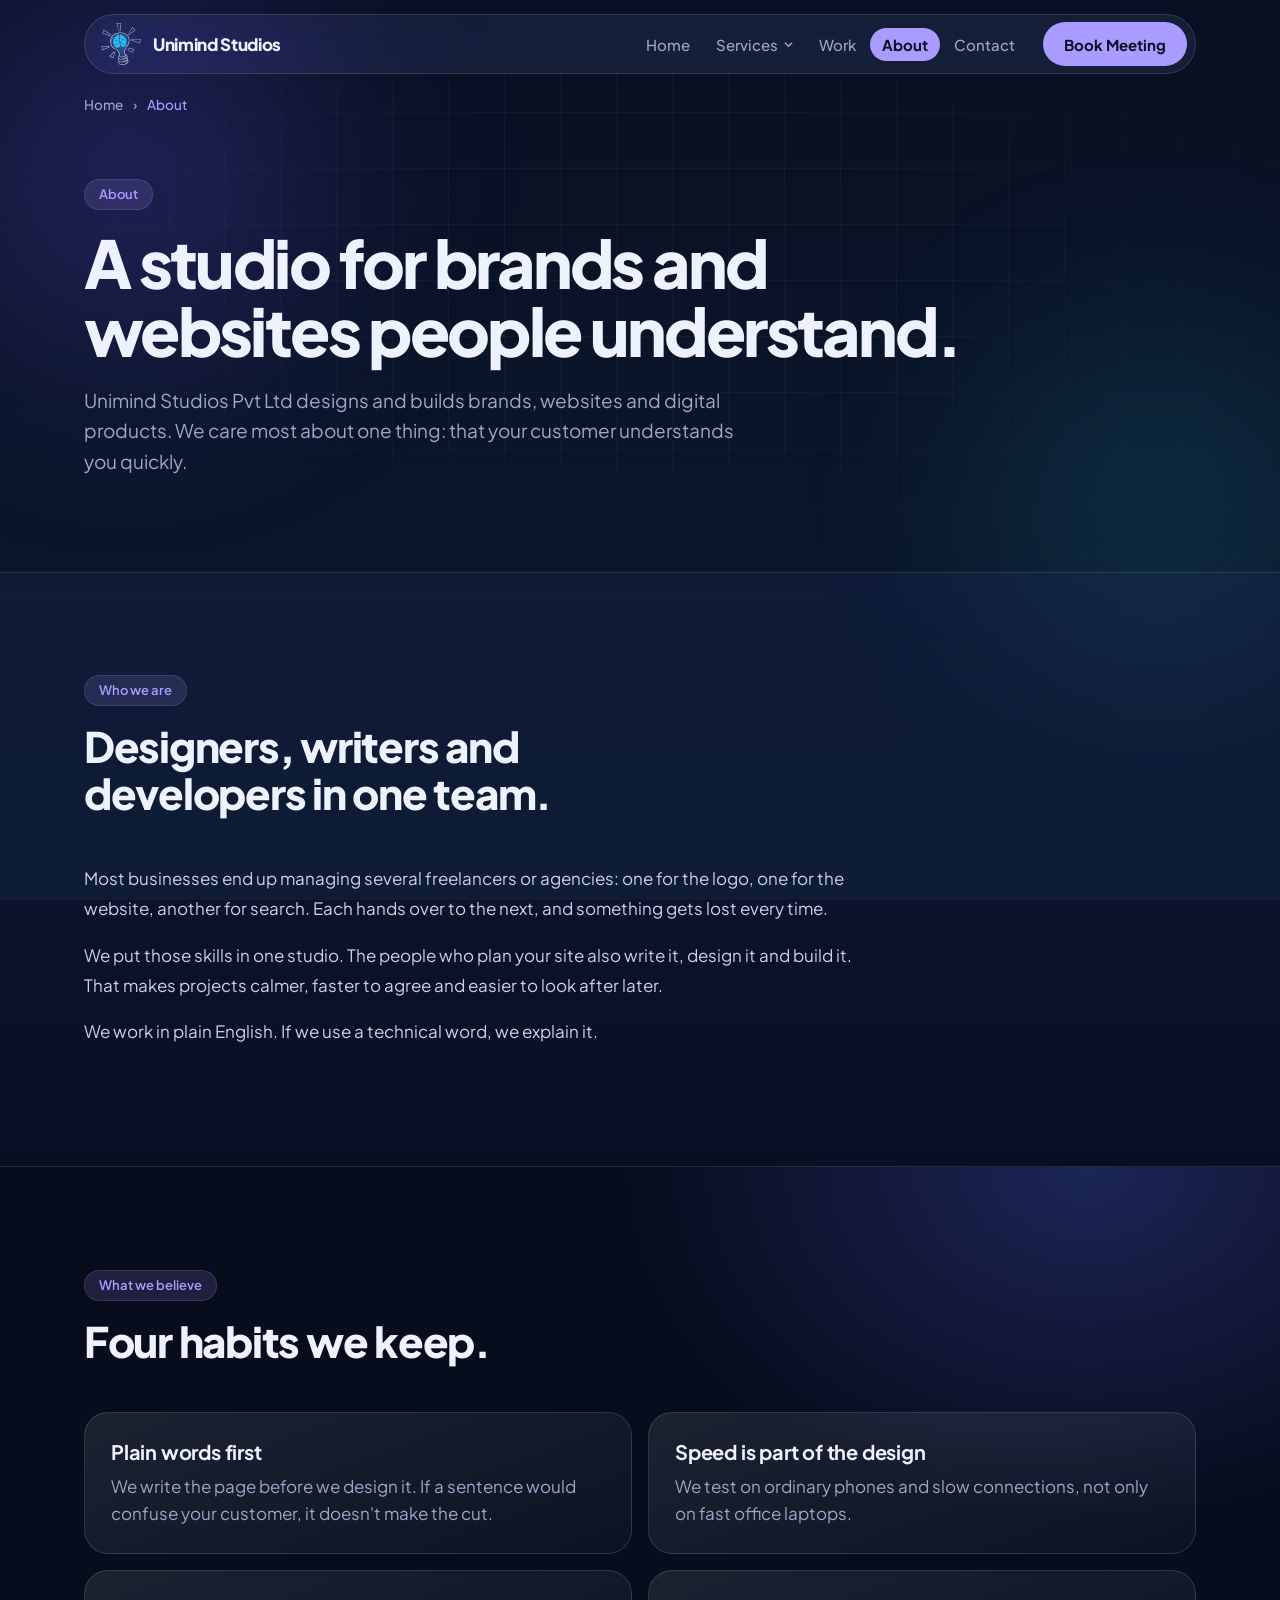
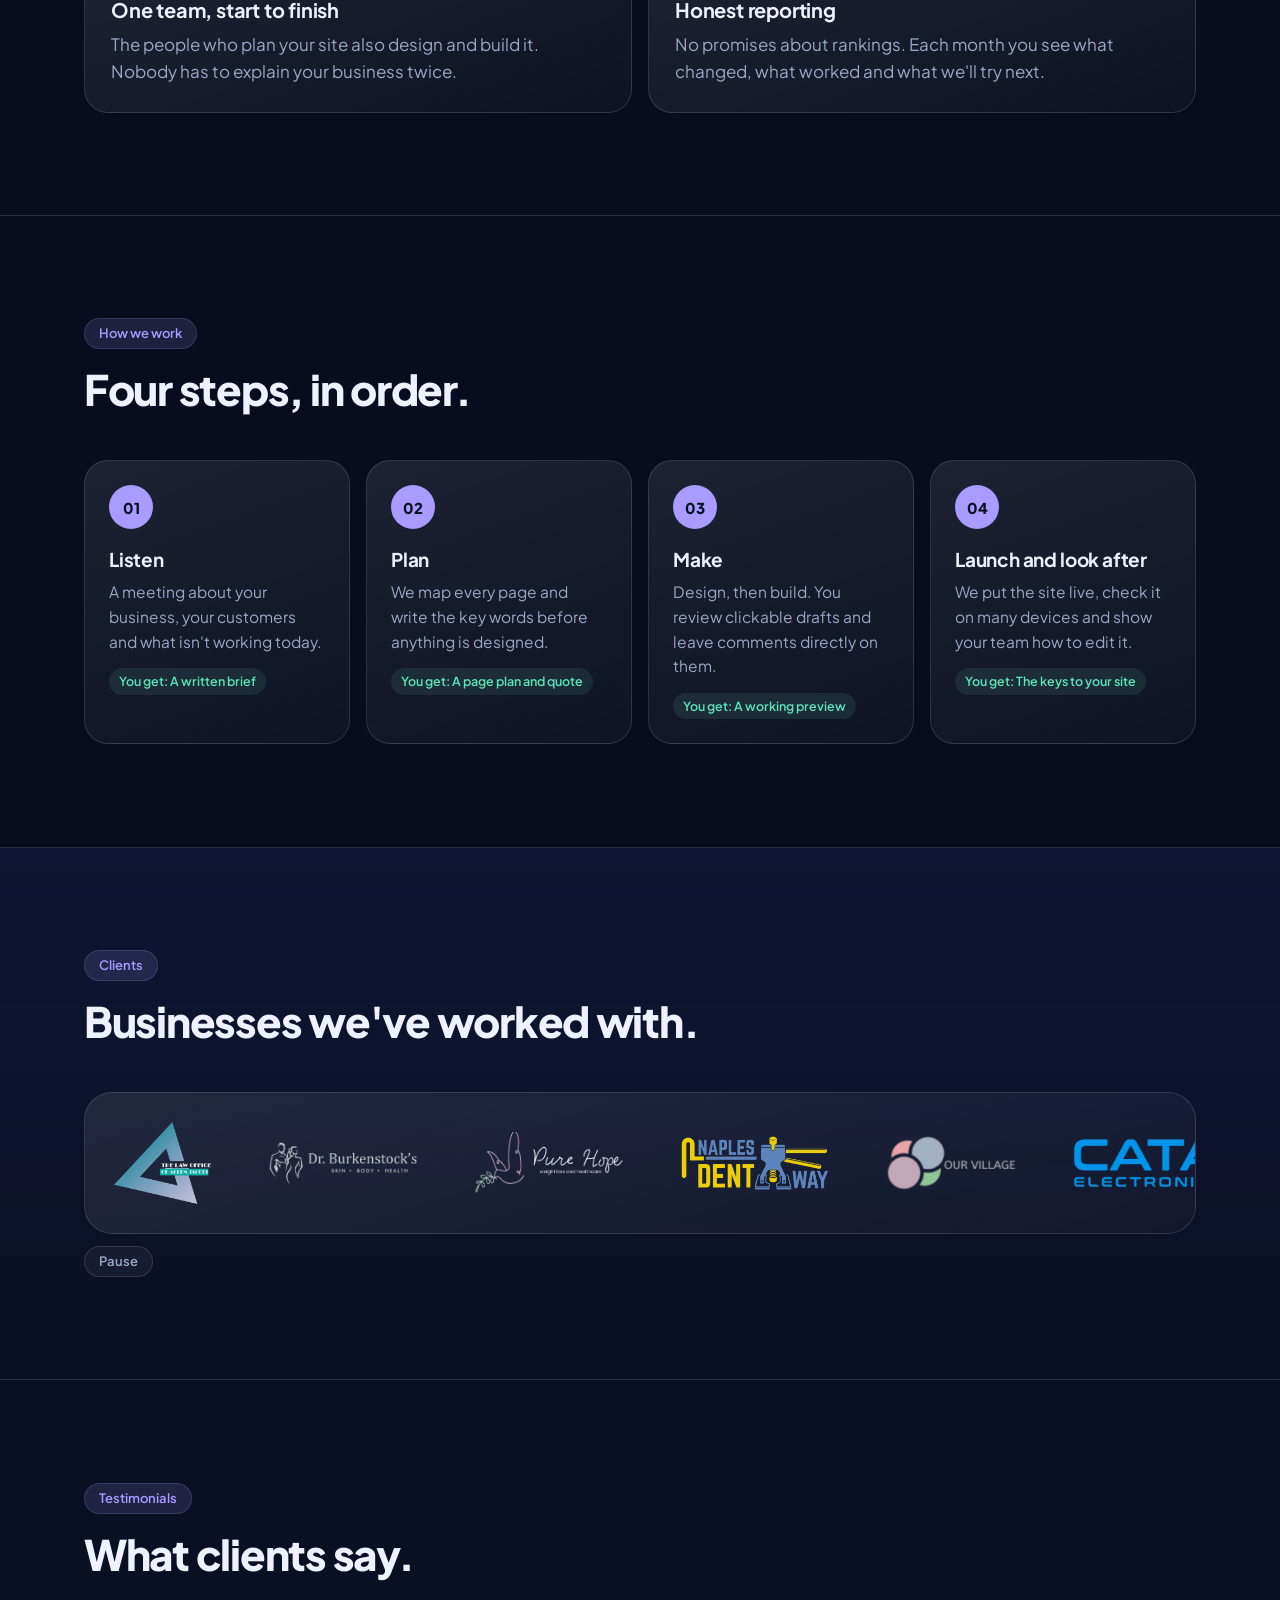
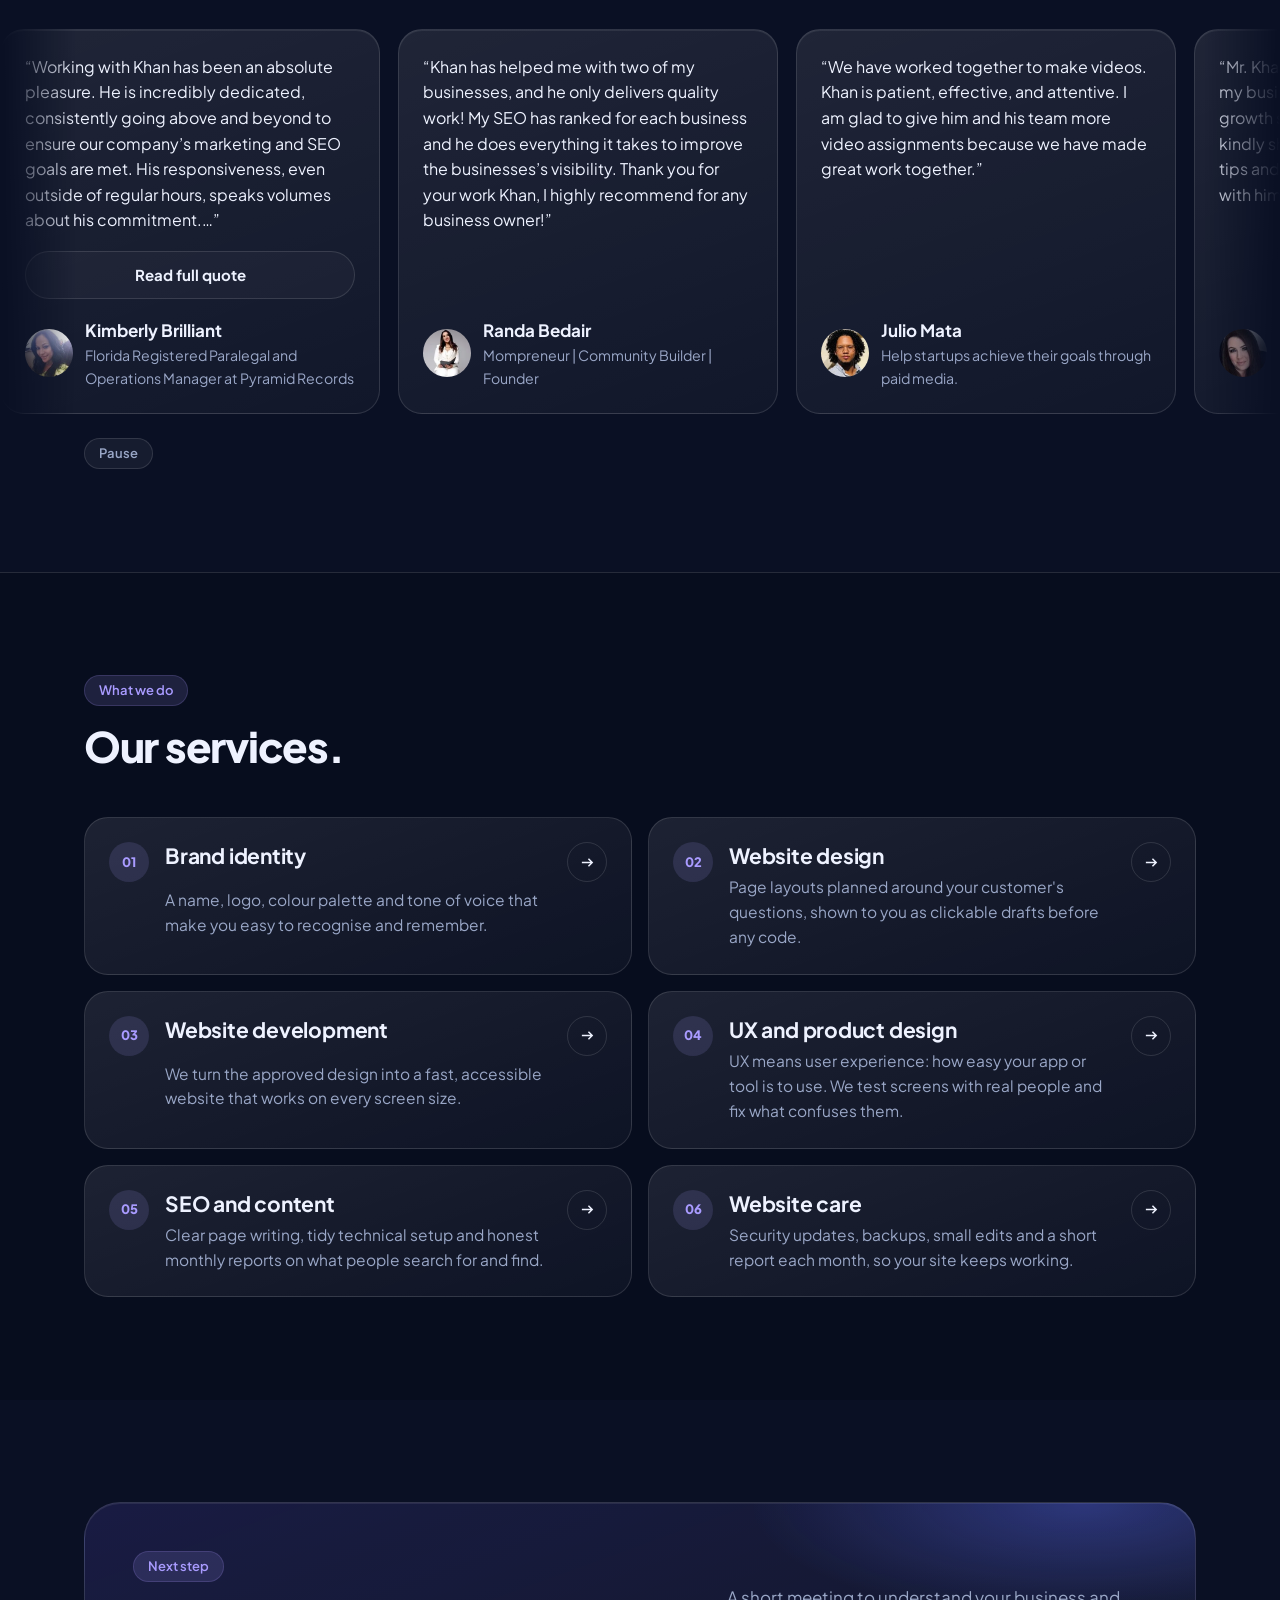
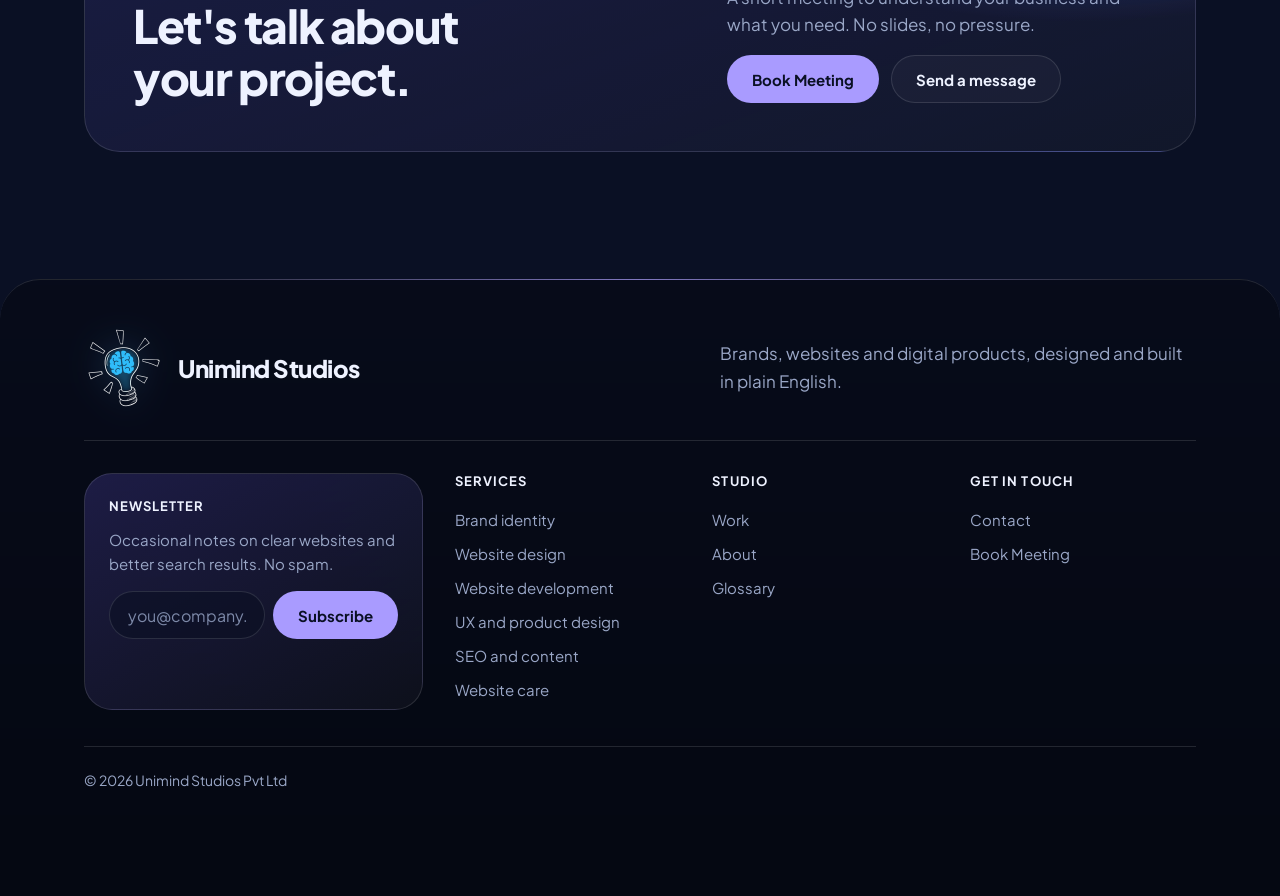
<file: about/index.html>
<!doctype html>
<html lang="en" data-root="../" data-booking="https://calendar.app.google/8Rh3U5bq6RLApSBVA" data-endpoint="">
<head>
<meta charset="utf-8">
<script>document.documentElement.classList.add("js")</script>
<meta name="viewport" content="width=device-width, initial-scale=1, viewport-fit=cover">
<title>About Unimind Studios | A Brand and Web Design Studio</title>
<meta name="description" content="Meet Unimind Studios: one team of designers, writers and developers building brands and websites in plain English. See how we work and what we believe.">
<meta name="robots" content="index, follow, max-image-preview:large">
<meta name="theme-color" content="#0A1024">
<link rel="canonical" href="https://www.unimindstudios.com/about/">
<meta property="og:url" content="https://www.unimindstudios.com/about/">
<meta property="og:image" content="https://www.unimindstudios.com/assets/img/og-image.jpg">
<meta property="og:image:width" content="1200">
<meta property="og:image:height" content="630">
<meta name="twitter:image" content="https://www.unimindstudios.com/assets/img/og-image.jpg">
<meta property="og:type" content="website">
<meta property="og:site_name" content="Unimind Studios">
<meta property="og:title" content="About Unimind Studios | A Brand and Web Design Studio">
<meta property="og:description" content="Meet Unimind Studios: one team of designers, writers and developers building brands and websites in plain English. See how we work and what we believe.">
<meta property="og:locale" content="en">
<meta name="twitter:card" content="summary_large_image">
<meta name="twitter:title" content="About Unimind Studios | A Brand and Web Design Studio">
<meta name="twitter:description" content="Meet Unimind Studios: one team of designers, writers and developers building brands and websites in plain English. See how we work and what we believe.">
<link rel="icon" href="../favicon.ico" sizes="48x48">
<link rel="icon" href="../assets/img/icon-32.png" type="image/png" sizes="32x32">
<link rel="icon" href="../assets/img/icon-16.png" type="image/png" sizes="16x16">
<link rel="apple-touch-icon" href="../assets/img/apple-touch-icon.png">
<link rel="manifest" href="../site.webmanifest">
<link rel="preload" href="../assets/fonts/plus-jakarta-sans-latin-wght-normal.woff2" as="font" type="font/woff2" crossorigin>
<link rel="stylesheet" href="../assets/css/style.css?v=e2ec5138">
<script type="application/ld+json">{"@context":"https://schema.org","@graph":[{"@type":["ProfessionalService","Organization"],"@id":"https://www.unimindstudios.com/#organization","name":"Unimind Studios","legalName":"Unimind Studios Pvt Ltd","description":"A studio that designs and builds brands, websites and digital products.","knowsAbout":["Brand identity","Website design","Website development","UX and product design","SEO and content","Website care"],"url":"https://www.unimindstudios.com/","logo":{"@type":"ImageObject","url":"https://www.unimindstudios.com/assets/img/logo-512.png","width":512,"height":512},"image":"https://www.unimindstudios.com/assets/img/og-image.jpg","geo":{"@type":"GeoCoordinates","latitude":31.513101,"longitude":74.3447198},"hasMap":"https://www.google.com/maps/search/?api=1&query=31.513101,74.3447198","makesOffer":[{"@type":"Offer","itemOffered":{"@type":"Service","name":"Brand identity","url":"https://www.unimindstudios.com/services/brand-identity/"}},{"@type":"Offer","itemOffered":{"@type":"Service","name":"Website design","url":"https://www.unimindstudios.com/services/website-design/"}},{"@type":"Offer","itemOffered":{"@type":"Service","name":"Website development","url":"https://www.unimindstudios.com/services/website-development/"}},{"@type":"Offer","itemOffered":{"@type":"Service","name":"UX and product design","url":"https://www.unimindstudios.com/services/ux-product-design/"}},{"@type":"Offer","itemOffered":{"@type":"Service","name":"SEO and content","url":"https://www.unimindstudios.com/services/seo-content/"}},{"@type":"Offer","itemOffered":{"@type":"Service","name":"Website care","url":"https://www.unimindstudios.com/services/website-care/"}}]},{"@type":"WebSite","@id":"https://www.unimindstudios.com/#website","name":"Unimind Studios","publisher":{"@id":"https://www.unimindstudios.com/#organization"},"inLanguage":"en","url":"https://www.unimindstudios.com/"},{"@type":"BreadcrumbList","@id":"https://www.unimindstudios.com/about/#breadcrumb","itemListElement":[{"@type":"ListItem","position":1,"name":"Home","item":"https://www.unimindstudios.com/"},{"@type":"ListItem","position":2,"name":"About","item":"https://www.unimindstudios.com/about/"}]},{"@type":"AboutPage","@id":"https://www.unimindstudios.com/about/#webpage","name":"About Unimind Studios | A Brand and Web Design Studio","description":"Meet Unimind Studios: one team of designers, writers and developers building brands and websites in plain English. See how we work and what we believe.","inLanguage":"en","isPartOf":{"@id":"https://www.unimindstudios.com/#website"},"about":{"@id":"https://www.unimindstudios.com/#organization"},"url":"https://www.unimindstudios.com/about/","breadcrumb":{"@id":"https://www.unimindstudios.com/about/#breadcrumb"}}]}</script>
</head>
<body>
<div class="bgfx" aria-hidden="true"><i></i></div>
<a class="skip" href="#main">Skip to content</a>
<header class="site-header">
  <div class="wrap hdr">
    <a class="logo" href="../" aria-label="Unimind Studios home"><img class="mark" src="../assets/img/logo-mark-88.webp" width="44" height="44" alt="" decoding="async"><span class="long">Unimind Studios</span></a>
    <nav class="nav" aria-label="Main">
      <a href="../"><span>Home</span></a>
      <div class="has-mega">
        <button type="button" class="" data-mega-btn aria-expanded="false" aria-controls="mega"><span>Services</span>
          <svg class="chev" viewBox="0 0 10 10" aria-hidden="true"><path d="M1 3l4 4 4-4" fill="none" stroke="currentColor" stroke-width="1.6"/></svg></button>
        <div class="mega" id="mega"><div class="wrap mega-grid">
          <div class="mega-intro"><p class="mega-title">Six ways we can help</p><p>From the first sketch of your logo to the site that keeps working years later.</p><a class="btn btn-ghost" href="../services/">See all services</a></div>
          <div class="mega-list"><a href="../services/brand-identity/"><strong>Brand identity</strong><small>Name, logo, colours and voice</small></a><a href="../services/website-design/"><strong>Website design</strong><small>Pages laid out around your customer</small></a><a href="../services/website-development/"><strong>Website development</strong><small>Fast, accessible code you own</small></a><a href="../services/ux-product-design/"><strong>UX and product design</strong><small>Apps and tools people can figure out</small></a><a href="../services/seo-content/"><strong>SEO and content</strong><small>Help people find you on search</small></a><a href="../services/website-care/"><strong>Website care</strong><small>Updates, fixes and monthly reports</small></a></div>
        </div></div>
      </div>
      <a href="../work/"><span>Work</span></a><a href="../about/" aria-current="page"><span>About</span></a><a href="../contact/"><span>Contact</span></a>
    </nav>
    <a class="btn btn-primary" href="https://calendar.app.google/8Rh3U5bq6RLApSBVA" target="_blank" rel="noopener" data-book>Book Meeting</a>
    <button class="burger" type="button" data-burger aria-expanded="false" aria-controls="mobile-menu" aria-label="Open menu"><svg viewBox="0 0 20 14" aria-hidden="true"><path d="M0 1h20M0 7h20M0 13h20" stroke="currentColor" stroke-width="1.8"/></svg></button>
  </div>
</header>
<nav class="mobile-menu" id="mobile-menu" aria-label="Mobile"><a href="../">Home</a><a href="../services/">Services</a><div class="sub"><a href="../services/brand-identity/">Brand identity</a><a href="../services/website-design/">Website design</a><a href="../services/website-development/">Website development</a><a href="../services/ux-product-design/">UX and product design</a><a href="../services/seo-content/">SEO and content</a><a href="../services/website-care/">Website care</a></div><a href="../work/">Work</a><a href="../about/">About</a><a href="../contact/">Contact</a><a class="btn btn-primary" href="https://calendar.app.google/8Rh3U5bq6RLApSBVA" target="_blank" rel="noopener" data-book>Book Meeting</a></nav>
<nav class="crumbs" aria-label="Breadcrumb"><div class="wrap"><ol><li><a href="../">Home</a></li><li aria-current="page">About</li></ol></div></nav>
<main id="main">
<section class="pg-hero"><div class="wrap"><span class="tag">About</span><h1>A studio for brands and websites people understand.</h1><p class="lede">Unimind Studios Pvt Ltd designs and builds brands, websites and digital products. We care most about one thing: that your customer understands you quickly.</p></div></section>
<section class="sec " aria-labelledby="who-we-are-h"><div class="wrap"><div class="sec-head reveal"><span class="tag">Who we are</span><div><h2 id="who-we-are-h">Designers, writers and developers in one team.</h2></div></div><div class="two-col reveal"><div></div><div class="prose"><p>Most businesses end up managing several freelancers or agencies: one for the logo, one for the website, another for search. Each hands over to the next, and something gets lost every time.</p><p>We put those skills in one studio. The people who plan your site also write it, design it and build it. That makes projects calmer, faster to agree and easier to look after later.</p><p>We work in plain English. If we use a technical word, we explain it.</p></div></div></div></section>
<section class="sec dark" aria-labelledby="what-we-believe-h"><div class="wrap"><div class="sec-head reveal"><span class="tag">What we believe</span><div><h2 id="what-we-believe-h">Four habits we keep.</h2></div></div><div class="why reveal"><div><h3>Plain words first</h3><p>We write the page before we design it. If a sentence would confuse your customer, it doesn&#x27;t make the cut.</p></div><div><h3>Speed is part of the design</h3><p>We test on ordinary phones and slow connections, not only on fast office laptops.</p></div><div><h3>One team, start to finish</h3><p>The people who plan your site also design and build it. Nobody has to explain your business twice.</p></div><div><h3>Honest reporting</h3><p>No promises about rankings. Each month you see what changed, what worked and what we&#x27;ll try next.</p></div></div></div></section>
<section class="sec " aria-labelledby="how-we-work-h"><div class="wrap"><div class="sec-head reveal"><span class="tag">How we work</span><div><h2 id="how-we-work-h">Four steps, in order.</h2></div></div><ol class="steps reveal"><li><span class="big" aria-hidden="true">01</span><h3>Listen</h3><p>A meeting about your business, your customers and what isn&#x27;t working today.</p><small>You get: A written brief</small></li><li><span class="big" aria-hidden="true">02</span><h3>Plan</h3><p>We map every page and write the key words before anything is designed.</p><small>You get: A page plan and quote</small></li><li><span class="big" aria-hidden="true">03</span><h3>Make</h3><p>Design, then build. You review clickable drafts and leave comments directly on them.</p><small>You get: A working preview</small></li><li><span class="big" aria-hidden="true">04</span><h3>Launch and look after</h3><p>We put the site live, check it on many devices and show your team how to edit it.</p><small>You get: The keys to your site</small></li></ol></div></section>
<section class="sec" aria-labelledby="clients-h"><div class="wrap"><div class="sec-head reveal"><span class="tag">Clients</span><div><h2 id="clients-h">Businesses we've worked with.</h2></div></div></div><div class="logos" id="logos-about" role="region" aria-label="Businesses we have worked with"><div class="track"><span class="cli" style="--h:84px"><img src="../assets/img/logos/allen-jacobi-law.webp" alt="Allen Jacobi Law logo" width="355" height="300" loading="lazy" decoding="async"></span><span class="cli" style="--h:56px"><img src="../assets/img/logos/skin-body-health.webp" alt="Skin Body Health logo" width="346" height="104" loading="lazy" decoding="async"></span><span class="cli" style="--h:64px"><img src="../assets/img/logos/pure-hope-weight-loss.webp" alt="Pure Hope Weight Loss logo" width="363" height="148" loading="lazy" decoding="async"></span><span class="cli" style="--h:58px"><img src="../assets/img/logos/naples-dent-away.webp" alt="Naples Dent Away logo" width="295" height="110" loading="lazy" decoding="async"></span><span class="cli" style="--h:56px"><img src="../assets/img/logos/our-village.webp" alt="Our Village logo" width="285" height="122" loading="lazy" decoding="async"></span><span class="cli" style="--h:56px"><img src="../assets/img/logos/cata-electronics.webp" alt="Cata Electronics logo" width="416" height="138" loading="lazy" decoding="async"></span><span class="cli" style="--h:56px"><img src="../assets/img/logos/5-wards-services.webp" alt="5 Wards Services logo" width="368" height="118" loading="lazy" decoding="async"></span><span class="cli" style="--h:72px"><img src="../assets/img/logos/earth-wonders.webp" alt="Earth Wonders logo" width="290" height="291" loading="lazy" decoding="async"></span><span class="cli" style="--h:44px"><img src="../assets/img/logos/the-primal-labs.webp" alt="The Primal Labs logo" width="344" height="91" loading="lazy" decoding="async"></span><span class="cli" style="--h:84px" aria-hidden="true"><img src="../assets/img/logos/allen-jacobi-law.webp" alt="" width="355" height="300" loading="lazy" decoding="async"></span><span class="cli" style="--h:56px" aria-hidden="true"><img src="../assets/img/logos/skin-body-health.webp" alt="" width="346" height="104" loading="lazy" decoding="async"></span><span class="cli" style="--h:64px" aria-hidden="true"><img src="../assets/img/logos/pure-hope-weight-loss.webp" alt="" width="363" height="148" loading="lazy" decoding="async"></span><span class="cli" style="--h:58px" aria-hidden="true"><img src="../assets/img/logos/naples-dent-away.webp" alt="" width="295" height="110" loading="lazy" decoding="async"></span><span class="cli" style="--h:56px" aria-hidden="true"><img src="../assets/img/logos/our-village.webp" alt="" width="285" height="122" loading="lazy" decoding="async"></span><span class="cli" style="--h:56px" aria-hidden="true"><img src="../assets/img/logos/cata-electronics.webp" alt="" width="416" height="138" loading="lazy" decoding="async"></span><span class="cli" style="--h:56px" aria-hidden="true"><img src="../assets/img/logos/5-wards-services.webp" alt="" width="368" height="118" loading="lazy" decoding="async"></span><span class="cli" style="--h:72px" aria-hidden="true"><img src="../assets/img/logos/earth-wonders.webp" alt="" width="290" height="291" loading="lazy" decoding="async"></span><span class="cli" style="--h:44px" aria-hidden="true"><img src="../assets/img/logos/the-primal-labs.webp" alt="" width="344" height="91" loading="lazy" decoding="async"></span></div></div><div class="wrap"><button type="button" class="pause" data-pause="logos-about" aria-pressed="false">Pause</button></div></section><section class="sec" aria-labelledby="testimonials-h"><div class="wrap"><div class="sec-head reveal"><span class="tag">Testimonials</span><div><h2 id="testimonials-h">What clients say.</h2></div></div></div><div class="floatrow" id="tfloat-about"><div class="track"><figure class="tcard"><blockquote>“Working with Khan has been an absolute pleasure. He is incredibly dedicated, consistently going above and beyond to ensure our company’s marketing and SEO goals are met. His responsiveness, even outside of regular hours, speaks volumes about his commitment.…”</blockquote><button type="button" class="btn btn-ghost" data-open="tq-0">Read full quote</button><figcaption><img src="../assets/img/people/av_kimberly.webp" alt="Kimberly Brilliant" width="48" height="48" loading="lazy" decoding="async"><span><b>Kimberly Brilliant</b><small>Florida Registered Paralegal and Operations Manager at Pyramid Records</small></span></figcaption></figure><figure class="tcard"><blockquote>“Khan has helped me with two of my businesses, and he only delivers quality work! My SEO has ranked for each business and he does everything it takes to improve the businesses’s visibility. Thank you for your work Khan, I highly recommend for any business owner!”</blockquote><figcaption><img src="../assets/img/people/av_randa.webp" alt="Randa Bedair" width="48" height="48" loading="lazy" decoding="async"><span><b>Randa Bedair</b><small>Mompreneur | Community Builder | Founder</small></span></figcaption></figure><figure class="tcard"><blockquote>“We have worked together to make videos. Khan is patient, effective, and attentive. I am glad to give him and his team more video assignments because we have made great work together.”</blockquote><figcaption><img src="../assets/img/people/av_julio.webp" alt="Julio Mata" width="48" height="48" loading="lazy" decoding="async"><span><b>Julio Mata</b><small>Help startups achieve their goals through paid media.</small></span></figcaption></figure><figure class="tcard"><blockquote>“Mr. Khan consulted with me about growing my business. I highly recommend him for growth strategies and expert level SEO! He kindly shared his professional knowledge, tips and tricks and I hope to collaborate with him in the near future! Cheers.”</blockquote><figcaption><img src="../assets/img/people/av_ann.webp" alt="Ann Halbrooks, MBA" width="48" height="48" loading="lazy" decoding="async"><span><b>Ann Halbrooks, MBA</b><small>Creative Guru / Digital Marketing Consultant</small></span></figcaption></figure><figure class="tcard"><blockquote>“I have the absolute pleasure of working with Mohammad Ali Khan at Market Ai, where he serves as our Senior Project Manager and Head of IT. Mohammad is one of those rare professionals who combines deep technical expertise with outstanding leadership and a…”</blockquote><button type="button" class="btn btn-ghost" data-open="tq-4">Read full quote</button><figcaption><img src="../assets/img/people/av_michelle.webp" alt="Michelle Tuley" width="48" height="48" loading="lazy" decoding="async"><span><b>Michelle Tuley</b></span></figcaption></figure><figure class="tcard" aria-hidden="true"><blockquote>“Working with Khan has been an absolute pleasure. He is incredibly dedicated, consistently going above and beyond to ensure our company’s marketing and SEO goals are met. His responsiveness, even outside of regular hours, speaks volumes about his commitment.…”</blockquote><button type="button" class="btn btn-ghost" data-open="tq-0" tabindex=-1>Read full quote</button><figcaption><img src="../assets/img/people/av_kimberly.webp" alt="Kimberly Brilliant" width="48" height="48" loading="lazy" decoding="async"><span><b>Kimberly Brilliant</b><small>Florida Registered Paralegal and Operations Manager at Pyramid Records</small></span></figcaption></figure><figure class="tcard" aria-hidden="true"><blockquote>“Khan has helped me with two of my businesses, and he only delivers quality work! My SEO has ranked for each business and he does everything it takes to improve the businesses’s visibility. Thank you for your work Khan, I highly recommend for any business owner!”</blockquote><figcaption><img src="../assets/img/people/av_randa.webp" alt="Randa Bedair" width="48" height="48" loading="lazy" decoding="async"><span><b>Randa Bedair</b><small>Mompreneur | Community Builder | Founder</small></span></figcaption></figure><figure class="tcard" aria-hidden="true"><blockquote>“We have worked together to make videos. Khan is patient, effective, and attentive. I am glad to give him and his team more video assignments because we have made great work together.”</blockquote><figcaption><img src="../assets/img/people/av_julio.webp" alt="Julio Mata" width="48" height="48" loading="lazy" decoding="async"><span><b>Julio Mata</b><small>Help startups achieve their goals through paid media.</small></span></figcaption></figure><figure class="tcard" aria-hidden="true"><blockquote>“Mr. Khan consulted with me about growing my business. I highly recommend him for growth strategies and expert level SEO! He kindly shared his professional knowledge, tips and tricks and I hope to collaborate with him in the near future! Cheers.”</blockquote><figcaption><img src="../assets/img/people/av_ann.webp" alt="Ann Halbrooks, MBA" width="48" height="48" loading="lazy" decoding="async"><span><b>Ann Halbrooks, MBA</b><small>Creative Guru / Digital Marketing Consultant</small></span></figcaption></figure><figure class="tcard" aria-hidden="true"><blockquote>“I have the absolute pleasure of working with Mohammad Ali Khan at Market Ai, where he serves as our Senior Project Manager and Head of IT. Mohammad is one of those rare professionals who combines deep technical expertise with outstanding leadership and a…”</blockquote><button type="button" class="btn btn-ghost" data-open="tq-4" tabindex=-1>Read full quote</button><figcaption><img src="../assets/img/people/av_michelle.webp" alt="Michelle Tuley" width="48" height="48" loading="lazy" decoding="async"><span><b>Michelle Tuley</b></span></figcaption></figure></div></div><div class="wrap"><button type="button" class="pause" data-pause="tfloat-about" aria-pressed="false">Pause</button></div><div id="tq-0" hidden><span class="label">Testimonial</span><h2 id="dlg-h">Kimberly Brilliant</h2><p>“Working with Khan has been an absolute pleasure. He is incredibly dedicated, consistently going above and beyond to ensure our company’s marketing and SEO goals are met. His responsiveness, even outside of regular hours, speaks volumes about his commitment. On top of his work ethic, he’s also a genuinely pleasant and professional person to collaborate with. I highly recommend him.”</p><p class="muted">Florida Registered Paralegal and Operations Manager at Pyramid Records</p></div><div id="tq-4" hidden><span class="label">Testimonial</span><h2 id="dlg-h">Michelle Tuley</h2><p>“I have the absolute pleasure of working with Mohammad Ali Khan at Market Ai, where he serves as our Senior Project Manager and Head of IT. Mohammad is one of those rare professionals who combines deep technical expertise with outstanding leadership and a genuinely delightful personality. He’s a natural leader—respected by his peers and valued by his team. Whether he’s managing complex projects or implementing the latest tech solutions, Mohammad consistently delivers with precision, creativity, and confidence. His commitment to staying ahead of emerging technologies keeps our systems both efficient and future-ready. Mohammad is also incredibly helpful and approachable. No matter how busy he is, he always makes time to support others, solve problems, and uplift the team. His presence sets the tone for a collaborative, positive, and high-performing work environment. It’s truly a privilege to work alongside him, and I can’t recommend him highly enough.”</p><p class="muted"></p></div></section>
<section class="sec " aria-labelledby="what-we-do-h"><div class="wrap"><div class="sec-head reveal"><span class="tag">What we do</span><div><h2 id="what-we-do-h">Our services.</h2></div></div><ul class="svc-list reveal"><li><a href="../services/brand-identity/"><span class="n">01</span><h3>Brand identity</h3><p>A name, logo, colour palette and tone of voice that make you easy to recognise and remember.</p><span class="go" aria-hidden="true"><svg viewBox="0 0 16 16" width="16" aria-hidden="true"><path d="M2 8h11M9 4l4 4-4 4" fill="none" stroke="currentColor" stroke-width="1.6"/></svg></span></a></li><li><a href="../services/website-design/"><span class="n">02</span><h3>Website design</h3><p>Page layouts planned around your customer&#x27;s questions, shown to you as clickable drafts before any code.</p><span class="go" aria-hidden="true"><svg viewBox="0 0 16 16" width="16" aria-hidden="true"><path d="M2 8h11M9 4l4 4-4 4" fill="none" stroke="currentColor" stroke-width="1.6"/></svg></span></a></li><li><a href="../services/website-development/"><span class="n">03</span><h3>Website development</h3><p>We turn the approved design into a fast, accessible website that works on every screen size.</p><span class="go" aria-hidden="true"><svg viewBox="0 0 16 16" width="16" aria-hidden="true"><path d="M2 8h11M9 4l4 4-4 4" fill="none" stroke="currentColor" stroke-width="1.6"/></svg></span></a></li><li><a href="../services/ux-product-design/"><span class="n">04</span><h3>UX and product design</h3><p>UX means user experience: how easy your app or tool is to use. We test screens with real people and fix what confuses them.</p><span class="go" aria-hidden="true"><svg viewBox="0 0 16 16" width="16" aria-hidden="true"><path d="M2 8h11M9 4l4 4-4 4" fill="none" stroke="currentColor" stroke-width="1.6"/></svg></span></a></li><li><a href="../services/seo-content/"><span class="n">05</span><h3>SEO and content</h3><p>Clear page writing, tidy technical setup and honest monthly reports on what people search for and find.</p><span class="go" aria-hidden="true"><svg viewBox="0 0 16 16" width="16" aria-hidden="true"><path d="M2 8h11M9 4l4 4-4 4" fill="none" stroke="currentColor" stroke-width="1.6"/></svg></span></a></li><li><a href="../services/website-care/"><span class="n">06</span><h3>Website care</h3><p>Security updates, backups, small edits and a short report each month, so your site keeps working.</p><span class="go" aria-hidden="true"><svg viewBox="0 0 16 16" width="16" aria-hidden="true"><path d="M2 8h11M9 4l4 4-4 4" fill="none" stroke="currentColor" stroke-width="1.6"/></svg></span></a></li></ul></div></section>
<section class="cta" aria-labelledby="cta-h"><div class="wrap"><div class="cta-box reveal">
<div><span class="tag">Next step</span><h2 id="cta-h" style="margin-top:18px">Let&#x27;s talk about your project.</h2></div>
<div><p>A short meeting to understand your business and what you need. No slides, no pressure.</p><div class="btn-row"><a class="btn btn-primary" href="https://calendar.app.google/8Rh3U5bq6RLApSBVA" target="_blank" rel="noopener" data-book>Book Meeting</a><a class="btn btn-ghost" href="../contact/">Send a message</a></div></div>
</div></div></section>
</main>
<footer class="site-footer"><div class="wrap">
<div class="foot-brand"><a class="foot-logo" href="../" aria-label="Unimind Studios home"><img src="../assets/img/logo-mark-160.webp" width="80" height="80" alt="" loading="lazy" decoding="async"><span>Unimind Studios</span></a><p>Brands, websites and digital products, designed and built in plain English.</p></div>
<div class="foot-grid">
  <div class="news"><h2>Newsletter</h2><p>Occasional notes on clear websites and better search results. No spam.</p>
    <form data-form data-ok="Thanks. You're on the list." novalidate>
      <input type="hidden" name="form" value="newsletter">
      <div class="hp" aria-hidden="true"><label>Leave this empty<input type="text" name="website" tabindex="-1" autocomplete="off"></label></div>
      <label class="vh" for="nl-email">Email address</label>
      <input class="field" id="nl-email" type="email" name="email" placeholder="you@company.com" autocomplete="email" required>
      <button class="btn btn-primary" type="submit">Subscribe</button>
    </form><p class="form-msg" role="status" aria-live="polite"></p></div>
  <div><h2>Services</h2><ul><li><a class="ul" href="../services/brand-identity/">Brand identity</a></li><li><a class="ul" href="../services/website-design/">Website design</a></li><li><a class="ul" href="../services/website-development/">Website development</a></li><li><a class="ul" href="../services/ux-product-design/">UX and product design</a></li><li><a class="ul" href="../services/seo-content/">SEO and content</a></li><li><a class="ul" href="../services/website-care/">Website care</a></li></ul></div>
  <div><h2>Studio</h2><ul><li><a class="ul" href="../work/">Work</a></li><li><a class="ul" href="../about/">About</a></li><li><a class="ul" href="../glossary/">Glossary</a></li></ul></div>
  <div><h2>Get in touch</h2><ul><li><a class="ul" href="../contact/">Contact</a></li><li><a class="ul" href="https://calendar.app.google/8Rh3U5bq6RLApSBVA" target="_blank" rel="noopener" data-book>Book Meeting</a></li></ul></div>
</div>
<p class="wordmark" aria-hidden="true">Unimind<i></i></p>
<div class="foot-base"><span>© 2026 Unimind Studios Pvt Ltd</span><nav aria-label="Legal"></nav></div>
</div></footer>
<div class="modal" id="booking" role="dialog" aria-modal="true" aria-labelledby="book-h" aria-hidden="true">
  <div class="modal-scrim" data-close></div>
  <div class="modal-card">
    <button class="modal-close" type="button" aria-label="Close"><svg viewBox="0 0 14 14" width="14" aria-hidden="true"><path d="M1 1l12 12M13 1L1 13" stroke="currentColor" stroke-width="1.8"/></svg></button>
    <span class="tag"><span class="dot" aria-hidden="true"></span>Free first meeting</span>
    <h2 id="book-h">Book a meeting with us.</h2>
    <p>You'll choose a time on our Google Calendar. In the meeting we'll cover:</p>
    <ul><li>What your business does and who it serves</li><li>What isn't working with your site today</li><li>What we'd fix first, and roughly how</li></ul>
    <a class="btn btn-primary" href="https://calendar.app.google/8Rh3U5bq6RLApSBVA" target="_blank" rel="noopener" data-booking-link>Book Meeting</a>
  </div>
</div>
<div class="modal" id="dlg" role="dialog" aria-modal="true" aria-labelledby="dlg-h" aria-hidden="true">
  <div class="modal-scrim" data-close></div>
  <div class="modal-card wide"><button class="modal-close" type="button" aria-label="Close"><svg viewBox="0 0 14 14" width="14" aria-hidden="true"><path d="M1 1l12 12M13 1L1 13" stroke="currentColor" stroke-width="1.8"/></svg></button><div class="dlg-body"></div></div>
</div>
<div class="float-cta" id="float-cta" aria-hidden="true">
  <span class="float-cta-text"><span class="dot" aria-hidden="true"></span>Have a project in mind?</span>
  <a class="btn btn-primary" href="https://calendar.app.google/8Rh3U5bq6RLApSBVA" target="_blank" rel="noopener" data-book tabindex="-1"><svg viewBox="0 0 24 24" width="18" height="18" fill="none" stroke="currentColor" stroke-width="2" stroke-linecap="round" stroke-linejoin="round" aria-hidden="true"><rect x="3.5" y="5" width="17" height="15.5" rx="3"/><path d="M8 3v4M16 3v4M3.5 10h17"/></svg>Book Meeting</a>
</div>
<script src="../assets/js/main.js?v=d0af30b3" defer></script>
</body>
</html>
</file>
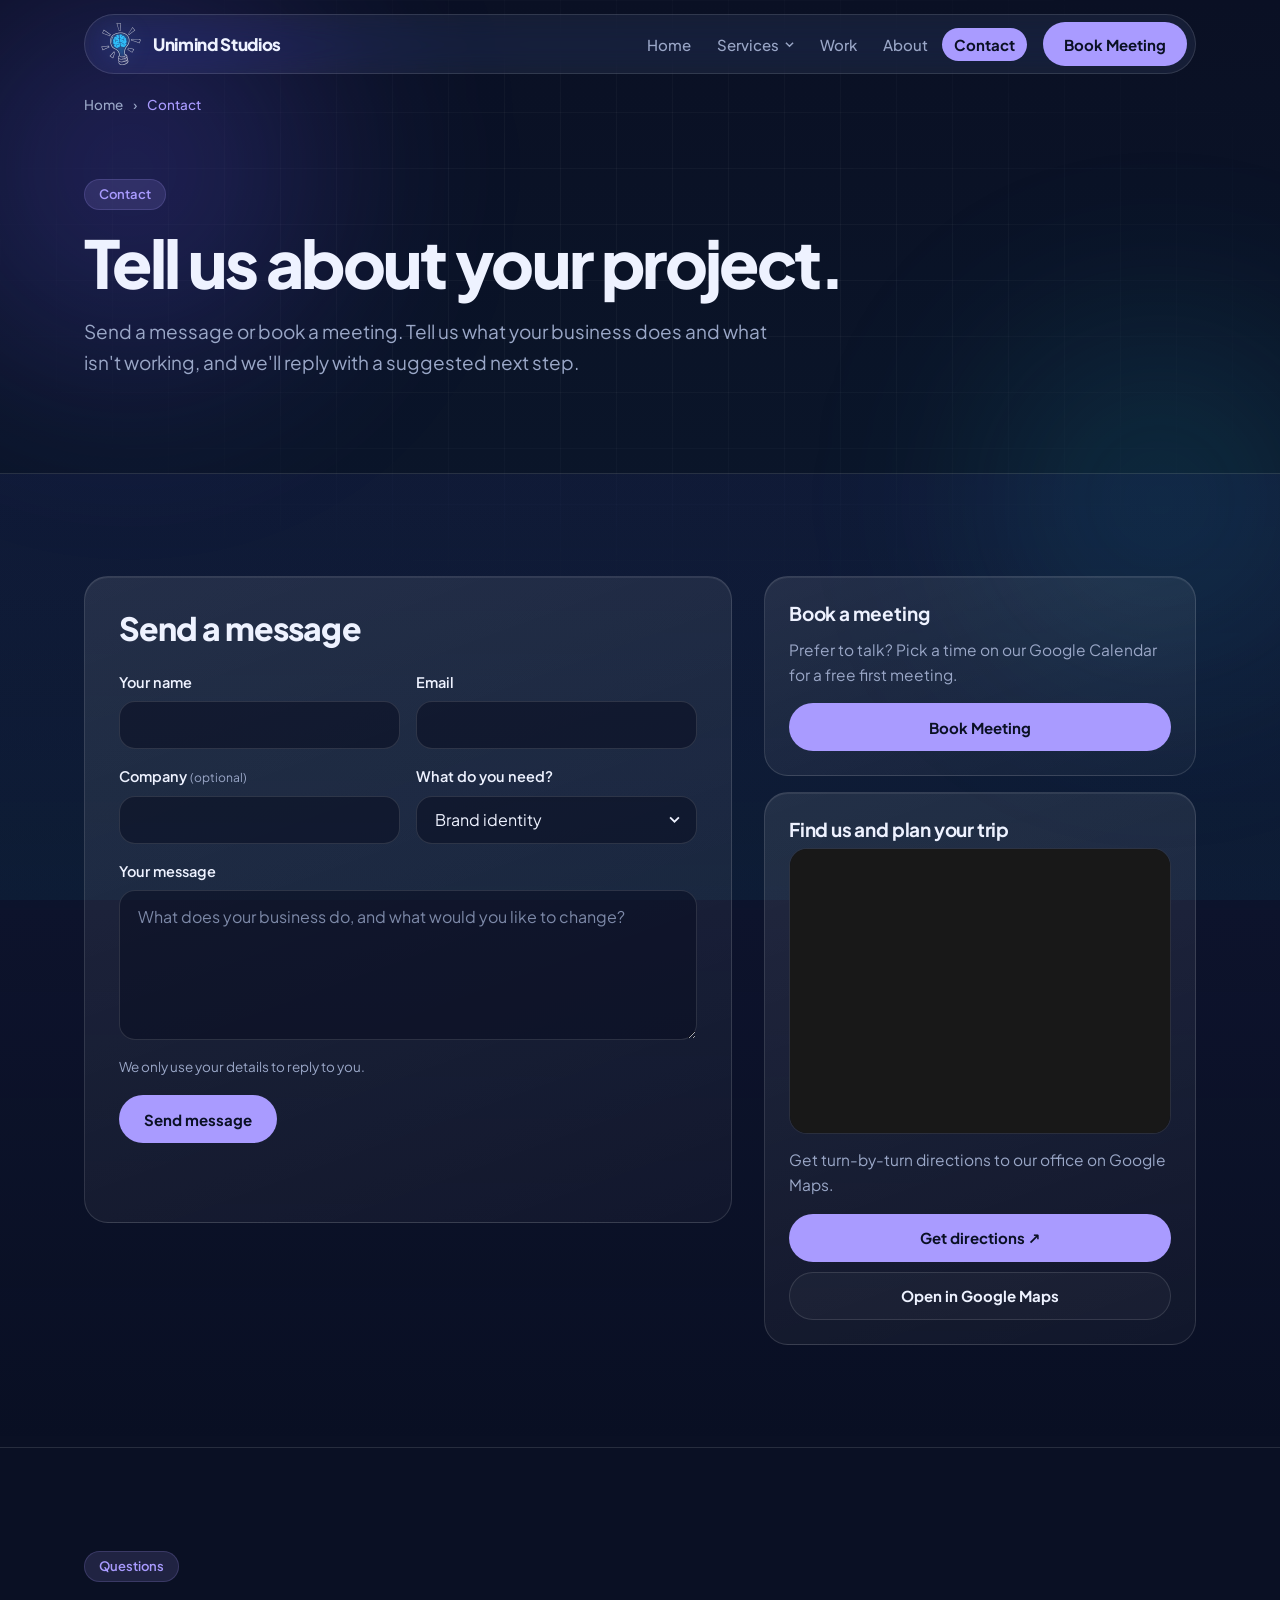
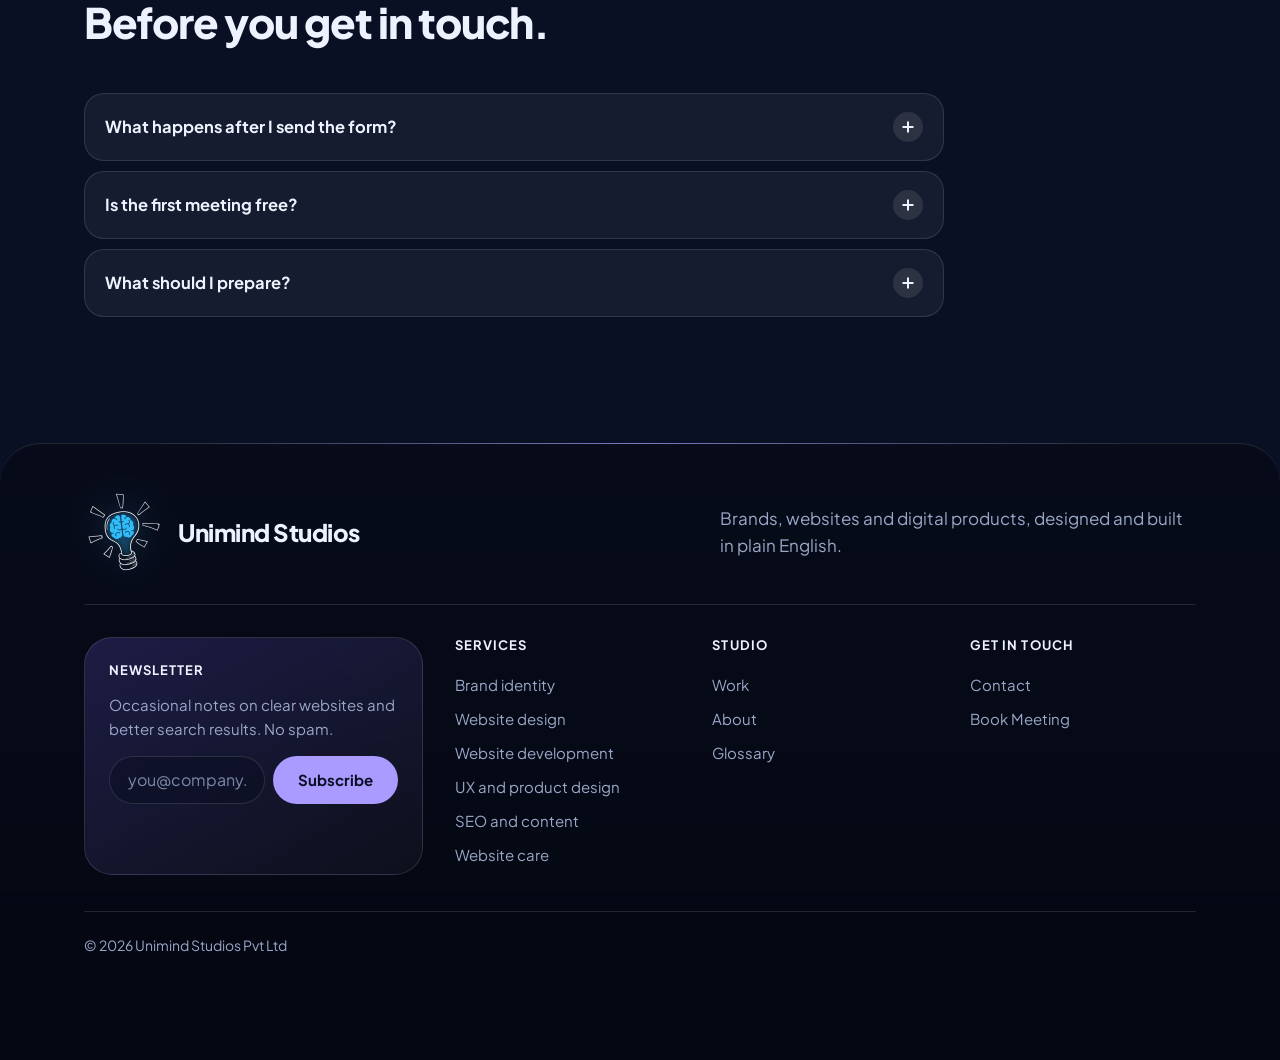
<file: contact/index.html>
<!doctype html>
<html lang="en" data-root="../" data-booking="https://calendar.app.google/8Rh3U5bq6RLApSBVA" data-endpoint="">
<head>
<meta charset="utf-8">
<script>document.documentElement.classList.add("js")</script>
<meta name="viewport" content="width=device-width, initial-scale=1, viewport-fit=cover">
<title>Contact Unimind Studios | Book a Meeting or Send a Message</title>
<meta name="description" content="Contact Unimind Studios to talk about a brand, website or SEO project. Send a short message or book a free meeting, and we will suggest a next step.">
<meta name="robots" content="index, follow, max-image-preview:large">
<meta name="theme-color" content="#0A1024">
<link rel="canonical" href="https://www.unimindstudios.com/contact/">
<meta property="og:url" content="https://www.unimindstudios.com/contact/">
<meta property="og:image" content="https://www.unimindstudios.com/assets/img/og-image.jpg">
<meta property="og:image:width" content="1200">
<meta property="og:image:height" content="630">
<meta name="twitter:image" content="https://www.unimindstudios.com/assets/img/og-image.jpg">
<meta property="og:type" content="website">
<meta property="og:site_name" content="Unimind Studios">
<meta property="og:title" content="Contact Unimind Studios | Book a Meeting or Send a Message">
<meta property="og:description" content="Contact Unimind Studios to talk about a brand, website or SEO project. Send a short message or book a free meeting, and we will suggest a next step.">
<meta property="og:locale" content="en">
<meta name="twitter:card" content="summary_large_image">
<meta name="twitter:title" content="Contact Unimind Studios | Book a Meeting or Send a Message">
<meta name="twitter:description" content="Contact Unimind Studios to talk about a brand, website or SEO project. Send a short message or book a free meeting, and we will suggest a next step.">
<link rel="icon" href="../favicon.ico" sizes="48x48">
<link rel="icon" href="../assets/img/icon-32.png" type="image/png" sizes="32x32">
<link rel="icon" href="../assets/img/icon-16.png" type="image/png" sizes="16x16">
<link rel="apple-touch-icon" href="../assets/img/apple-touch-icon.png">
<link rel="manifest" href="../site.webmanifest">
<link rel="preload" href="../assets/fonts/plus-jakarta-sans-latin-wght-normal.woff2" as="font" type="font/woff2" crossorigin>
<link rel="stylesheet" href="../assets/css/style.css?v=e2ec5138">
<script type="application/ld+json">{"@context":"https://schema.org","@graph":[{"@type":["ProfessionalService","Organization"],"@id":"https://www.unimindstudios.com/#organization","name":"Unimind Studios","legalName":"Unimind Studios Pvt Ltd","description":"A studio that designs and builds brands, websites and digital products.","knowsAbout":["Brand identity","Website design","Website development","UX and product design","SEO and content","Website care"],"url":"https://www.unimindstudios.com/","logo":{"@type":"ImageObject","url":"https://www.unimindstudios.com/assets/img/logo-512.png","width":512,"height":512},"image":"https://www.unimindstudios.com/assets/img/og-image.jpg","geo":{"@type":"GeoCoordinates","latitude":31.513101,"longitude":74.3447198},"hasMap":"https://www.google.com/maps/search/?api=1&query=31.513101,74.3447198","makesOffer":[{"@type":"Offer","itemOffered":{"@type":"Service","name":"Brand identity","url":"https://www.unimindstudios.com/services/brand-identity/"}},{"@type":"Offer","itemOffered":{"@type":"Service","name":"Website design","url":"https://www.unimindstudios.com/services/website-design/"}},{"@type":"Offer","itemOffered":{"@type":"Service","name":"Website development","url":"https://www.unimindstudios.com/services/website-development/"}},{"@type":"Offer","itemOffered":{"@type":"Service","name":"UX and product design","url":"https://www.unimindstudios.com/services/ux-product-design/"}},{"@type":"Offer","itemOffered":{"@type":"Service","name":"SEO and content","url":"https://www.unimindstudios.com/services/seo-content/"}},{"@type":"Offer","itemOffered":{"@type":"Service","name":"Website care","url":"https://www.unimindstudios.com/services/website-care/"}}]},{"@type":"WebSite","@id":"https://www.unimindstudios.com/#website","name":"Unimind Studios","publisher":{"@id":"https://www.unimindstudios.com/#organization"},"inLanguage":"en","url":"https://www.unimindstudios.com/"},{"@type":"BreadcrumbList","@id":"https://www.unimindstudios.com/contact/#breadcrumb","itemListElement":[{"@type":"ListItem","position":1,"name":"Home","item":"https://www.unimindstudios.com/"},{"@type":"ListItem","position":2,"name":"Contact","item":"https://www.unimindstudios.com/contact/"}]},{"@type":"ContactPage","@id":"https://www.unimindstudios.com/contact/#webpage","name":"Contact Unimind Studios | Book a Meeting or Send a Message","description":"Contact Unimind Studios to talk about a brand, website or SEO project. Send a short message or book a free meeting, and we will suggest a next step.","inLanguage":"en","isPartOf":{"@id":"https://www.unimindstudios.com/#website"},"about":{"@id":"https://www.unimindstudios.com/#organization"},"url":"https://www.unimindstudios.com/contact/","breadcrumb":{"@id":"https://www.unimindstudios.com/contact/#breadcrumb"}},{"@type":"FAQPage","mainEntity":[{"@type":"Question","name":"What happens after I send the form?","acceptedAnswer":{"@type":"Answer","text":"We read every message and reply by email, usually with a few questions or a suggested time for a meeting."}},{"@type":"Question","name":"Is the first meeting free?","acceptedAnswer":{"@type":"Answer","text":"Yes. The first meeting is for understanding your needs. There's no charge and no obligation."}},{"@type":"Question","name":"What should I prepare?","acceptedAnswer":{"@type":"Answer","text":"Your website address if you have one, a rough idea of what you need and any deadline. That's enough to start."}}]}]}</script>
</head>
<body>
<div class="bgfx" aria-hidden="true"><i></i></div>
<a class="skip" href="#main">Skip to content</a>
<header class="site-header">
  <div class="wrap hdr">
    <a class="logo" href="../" aria-label="Unimind Studios home"><img class="mark" src="../assets/img/logo-mark-88.webp" width="44" height="44" alt="" decoding="async"><span class="long">Unimind Studios</span></a>
    <nav class="nav" aria-label="Main">
      <a href="../"><span>Home</span></a>
      <div class="has-mega">
        <button type="button" class="" data-mega-btn aria-expanded="false" aria-controls="mega"><span>Services</span>
          <svg class="chev" viewBox="0 0 10 10" aria-hidden="true"><path d="M1 3l4 4 4-4" fill="none" stroke="currentColor" stroke-width="1.6"/></svg></button>
        <div class="mega" id="mega"><div class="wrap mega-grid">
          <div class="mega-intro"><p class="mega-title">Six ways we can help</p><p>From the first sketch of your logo to the site that keeps working years later.</p><a class="btn btn-ghost" href="../services/">See all services</a></div>
          <div class="mega-list"><a href="../services/brand-identity/"><strong>Brand identity</strong><small>Name, logo, colours and voice</small></a><a href="../services/website-design/"><strong>Website design</strong><small>Pages laid out around your customer</small></a><a href="../services/website-development/"><strong>Website development</strong><small>Fast, accessible code you own</small></a><a href="../services/ux-product-design/"><strong>UX and product design</strong><small>Apps and tools people can figure out</small></a><a href="../services/seo-content/"><strong>SEO and content</strong><small>Help people find you on search</small></a><a href="../services/website-care/"><strong>Website care</strong><small>Updates, fixes and monthly reports</small></a></div>
        </div></div>
      </div>
      <a href="../work/"><span>Work</span></a><a href="../about/"><span>About</span></a><a href="../contact/" aria-current="page"><span>Contact</span></a>
    </nav>
    <a class="btn btn-primary" href="https://calendar.app.google/8Rh3U5bq6RLApSBVA" target="_blank" rel="noopener" data-book>Book Meeting</a>
    <button class="burger" type="button" data-burger aria-expanded="false" aria-controls="mobile-menu" aria-label="Open menu"><svg viewBox="0 0 20 14" aria-hidden="true"><path d="M0 1h20M0 7h20M0 13h20" stroke="currentColor" stroke-width="1.8"/></svg></button>
  </div>
</header>
<nav class="mobile-menu" id="mobile-menu" aria-label="Mobile"><a href="../">Home</a><a href="../services/">Services</a><div class="sub"><a href="../services/brand-identity/">Brand identity</a><a href="../services/website-design/">Website design</a><a href="../services/website-development/">Website development</a><a href="../services/ux-product-design/">UX and product design</a><a href="../services/seo-content/">SEO and content</a><a href="../services/website-care/">Website care</a></div><a href="../work/">Work</a><a href="../about/">About</a><a href="../contact/">Contact</a><a class="btn btn-primary" href="https://calendar.app.google/8Rh3U5bq6RLApSBVA" target="_blank" rel="noopener" data-book>Book Meeting</a></nav>
<nav class="crumbs" aria-label="Breadcrumb"><div class="wrap"><ol><li><a href="../">Home</a></li><li aria-current="page">Contact</li></ol></div></nav>
<main id="main">
<section class="pg-hero"><div class="wrap"><span class="tag">Contact</span><h1>Tell us about your project.</h1><p class="lede">Send a message or book a meeting. Tell us what your business does and what isn't working, and we'll reply with a suggested next step.</p></div></section>
<section class="sec" aria-labelledby="form-h"><div class="wrap"><div class="contact-grid">
<div class="form-card reveal"><h2 id="form-h" style="font-size:clamp(30px,3.4vw,44px);margin-bottom:24px">Send a message</h2>
<form data-form data-ok="Thanks. Your message has been sent. We'll reply by email." novalidate>
<input type="hidden" name="form" value="contact">
<div class="hp" aria-hidden="true"><label>Leave this empty<input type="text" name="website" tabindex="-1" autocomplete="off"></label></div>
<div class="frow"><div class="fgroup"><label for="c-name">Your name</label><input class="field" id="c-name" name="name" autocomplete="name" required></div>
<div class="fgroup"><label for="c-email">Email</label><input class="field" id="c-email" type="email" name="email" autocomplete="email" required></div></div>
<div class="frow"><div class="fgroup"><label for="c-co">Company <small>(optional)</small></label><input class="field" id="c-co" name="company" autocomplete="organization"></div>
<div class="fgroup"><label for="c-svc">What do you need?</label><select class="field" id="c-svc" name="service"><option>Brand identity</option><option>Website design</option><option>Website development</option><option>UX and product design</option><option>SEO and content</option><option>Website care</option><option>Not sure yet</option></select></div></div>
<div class="fgroup"><label for="c-msg">Your message</label><textarea class="field" id="c-msg" name="message" required placeholder="What does your business do, and what would you like to change?"></textarea></div>
<p class="fine">We only use your details to reply to you.</p>
<button class="btn btn-primary" type="submit">Send message</button>
</form><p class="form-msg" role="status" aria-live="polite"></p></div>
<div class="aside-stack reveal">
<div class="card"><h3>Book a meeting</h3><p>Prefer to talk? Pick a time on our Google Calendar for a free first meeting.</p><a class="btn btn-primary" href="https://calendar.app.google/8Rh3U5bq6RLApSBVA" target="_blank" rel="noopener" data-book>Book Meeting</a></div>
<section class="card cm cm-off" id="commutes" aria-labelledby="cm-h" data-key="" data-map-id="DEMO_MAP_ID" data-lat="31.513101" data-lng="74.3447198" data-name="Unimind Studios" data-logo="../assets/img/logo-mark-88.webp">
<div class="cm-head"><h3 id="cm-h">Find us and plan your trip</h3><span class="cm-count" aria-hidden="true"></span></div>
<div class="cm-live vh" aria-live="polite"></div>
<div class="cm-app">
  <p class="cm-intro">Add where you're coming from to see travel time and distance to our office.</p>
  <div class="cm-map" role="region" aria-label="Map of the Unimind Studios office"></div>
  <ul class="cm-list" hidden></ul>
  <button type="button" class="btn btn-ghost cm-add" data-cm-add><svg viewBox="0 0 24 24" width="18" height="18" fill="none" stroke="currentColor" stroke-width="2" stroke-linecap="round" aria-hidden="true"><path d="M12 5v14M5 12h14"/></svg><span>Add a destination</span></button>
</div>
<div class="cm-fallback">
  <div class="cm-embed"><iframe title="Map showing the Unimind Studios office" src="https://www.google.com/maps?q=31.513101,74.3447198&amp;z=15&amp;hl=en&amp;output=embed" loading="lazy" referrerpolicy="no-referrer-when-downgrade" allowfullscreen></iframe></div>
  <p class="cm-fallback-msg">Get turn-by-turn directions to our office on Google Maps.</p>
  <div class="cm-fb-actions"><a class="btn btn-primary" href="https://www.google.com/maps/dir/?api=1&amp;destination=31.513101,74.3447198" target="_blank" rel="noopener noreferrer">Get directions ↗</a><a class="btn btn-ghost" href="https://www.google.com/maps/search/?api=1&amp;query=31.513101,74.3447198" target="_blank" rel="noopener noreferrer">Open in Google Maps</a></div>
</div>
<div class="cm-dialog" role="dialog" aria-modal="true" aria-labelledby="cm-dlg-title" hidden>
  <div class="modal-scrim" data-cm-close></div>
  <div class="modal-card cm-dlg-card">
    <button class="modal-close" type="button" aria-label="Close" data-cm-close><svg viewBox="0 0 14 14" width="14" aria-hidden="true"><path d="M1 1l12 12M13 1L1 13" stroke="currentColor" stroke-width="1.8"/></svg></button>
    <h2 id="cm-dlg-title">Add a destination</h2>
    <label class="cm-label" for="cm-place">Where are you coming from?</label>
    <div class="cm-search"></div>
    <fieldset class="cm-modes"><legend class="cm-label">How will you travel?</legend><label class="cm-mode"><input type="radio" name="cm-mode" value="DRIVING" checked><span>Driving</span></label><label class="cm-mode"><input type="radio" name="cm-mode" value="TRANSIT"><span>Transit</span></label><label class="cm-mode"><input type="radio" name="cm-mode" value="BICYCLING"><span>Cycling</span></label><label class="cm-mode"><input type="radio" name="cm-mode" value="WALKING"><span>Walking</span></label></fieldset>
    <p class="cm-error form-msg err" role="alert" hidden></p>
    <div class="cm-actions"><button type="button" class="btn btn-primary" data-cm-save>Add destination</button><button type="button" class="btn btn-ghost" data-cm-delete hidden>Delete</button><button type="button" class="btn btn-ghost" data-cm-close>Cancel</button></div>
  </div>
</div>
</section>
<script src="../assets/js/commutes.js?v=3e4f5575" defer></script>

</div></div></div></section>
<section class="sec " aria-labelledby="questions-h"><div class="wrap"><div class="sec-head reveal"><span class="tag">Questions</span><div><h2 id="questions-h">Before you get in touch.</h2></div></div><div class="faq reveal"><details><summary>What happens after I send the form?<i aria-hidden="true"></i></summary><div class="a"><p>We read every message and reply by email, usually with a few questions or a suggested time for a meeting.</p></div></details><details><summary>Is the first meeting free?<i aria-hidden="true"></i></summary><div class="a"><p>Yes. The first meeting is for understanding your needs. There&#x27;s no charge and no obligation.</p></div></details><details><summary>What should I prepare?<i aria-hidden="true"></i></summary><div class="a"><p>Your website address if you have one, a rough idea of what you need and any deadline. That&#x27;s enough to start.</p></div></details></div></div></section>
</main>
<footer class="site-footer"><div class="wrap">
<div class="foot-brand"><a class="foot-logo" href="../" aria-label="Unimind Studios home"><img src="../assets/img/logo-mark-160.webp" width="80" height="80" alt="" loading="lazy" decoding="async"><span>Unimind Studios</span></a><p>Brands, websites and digital products, designed and built in plain English.</p></div>
<div class="foot-grid">
  <div class="news"><h2>Newsletter</h2><p>Occasional notes on clear websites and better search results. No spam.</p>
    <form data-form data-ok="Thanks. You're on the list." novalidate>
      <input type="hidden" name="form" value="newsletter">
      <div class="hp" aria-hidden="true"><label>Leave this empty<input type="text" name="website" tabindex="-1" autocomplete="off"></label></div>
      <label class="vh" for="nl-email">Email address</label>
      <input class="field" id="nl-email" type="email" name="email" placeholder="you@company.com" autocomplete="email" required>
      <button class="btn btn-primary" type="submit">Subscribe</button>
    </form><p class="form-msg" role="status" aria-live="polite"></p></div>
  <div><h2>Services</h2><ul><li><a class="ul" href="../services/brand-identity/">Brand identity</a></li><li><a class="ul" href="../services/website-design/">Website design</a></li><li><a class="ul" href="../services/website-development/">Website development</a></li><li><a class="ul" href="../services/ux-product-design/">UX and product design</a></li><li><a class="ul" href="../services/seo-content/">SEO and content</a></li><li><a class="ul" href="../services/website-care/">Website care</a></li></ul></div>
  <div><h2>Studio</h2><ul><li><a class="ul" href="../work/">Work</a></li><li><a class="ul" href="../about/">About</a></li><li><a class="ul" href="../glossary/">Glossary</a></li></ul></div>
  <div><h2>Get in touch</h2><ul><li><a class="ul" href="../contact/">Contact</a></li><li><a class="ul" href="https://calendar.app.google/8Rh3U5bq6RLApSBVA" target="_blank" rel="noopener" data-book>Book Meeting</a></li></ul></div>
</div>
<p class="wordmark" aria-hidden="true">Unimind<i></i></p>
<div class="foot-base"><span>© 2026 Unimind Studios Pvt Ltd</span><nav aria-label="Legal"></nav></div>
</div></footer>
<div class="modal" id="booking" role="dialog" aria-modal="true" aria-labelledby="book-h" aria-hidden="true">
  <div class="modal-scrim" data-close></div>
  <div class="modal-card">
    <button class="modal-close" type="button" aria-label="Close"><svg viewBox="0 0 14 14" width="14" aria-hidden="true"><path d="M1 1l12 12M13 1L1 13" stroke="currentColor" stroke-width="1.8"/></svg></button>
    <span class="tag"><span class="dot" aria-hidden="true"></span>Free first meeting</span>
    <h2 id="book-h">Book a meeting with us.</h2>
    <p>You'll choose a time on our Google Calendar. In the meeting we'll cover:</p>
    <ul><li>What your business does and who it serves</li><li>What isn't working with your site today</li><li>What we'd fix first, and roughly how</li></ul>
    <a class="btn btn-primary" href="https://calendar.app.google/8Rh3U5bq6RLApSBVA" target="_blank" rel="noopener" data-booking-link>Book Meeting</a>
  </div>
</div>
<div class="modal" id="dlg" role="dialog" aria-modal="true" aria-labelledby="dlg-h" aria-hidden="true">
  <div class="modal-scrim" data-close></div>
  <div class="modal-card wide"><button class="modal-close" type="button" aria-label="Close"><svg viewBox="0 0 14 14" width="14" aria-hidden="true"><path d="M1 1l12 12M13 1L1 13" stroke="currentColor" stroke-width="1.8"/></svg></button><div class="dlg-body"></div></div>
</div>
<div class="float-cta" id="float-cta" aria-hidden="true">
  <span class="float-cta-text"><span class="dot" aria-hidden="true"></span>Have a project in mind?</span>
  <a class="btn btn-primary" href="https://calendar.app.google/8Rh3U5bq6RLApSBVA" target="_blank" rel="noopener" data-book tabindex="-1"><svg viewBox="0 0 24 24" width="18" height="18" fill="none" stroke="currentColor" stroke-width="2" stroke-linecap="round" stroke-linejoin="round" aria-hidden="true"><rect x="3.5" y="5" width="17" height="15.5" rx="3"/><path d="M8 3v4M16 3v4M3.5 10h17"/></svg>Book Meeting</a>
</div>
<script src="../assets/js/main.js?v=d0af30b3" defer></script>
</body>
</html>
</file>
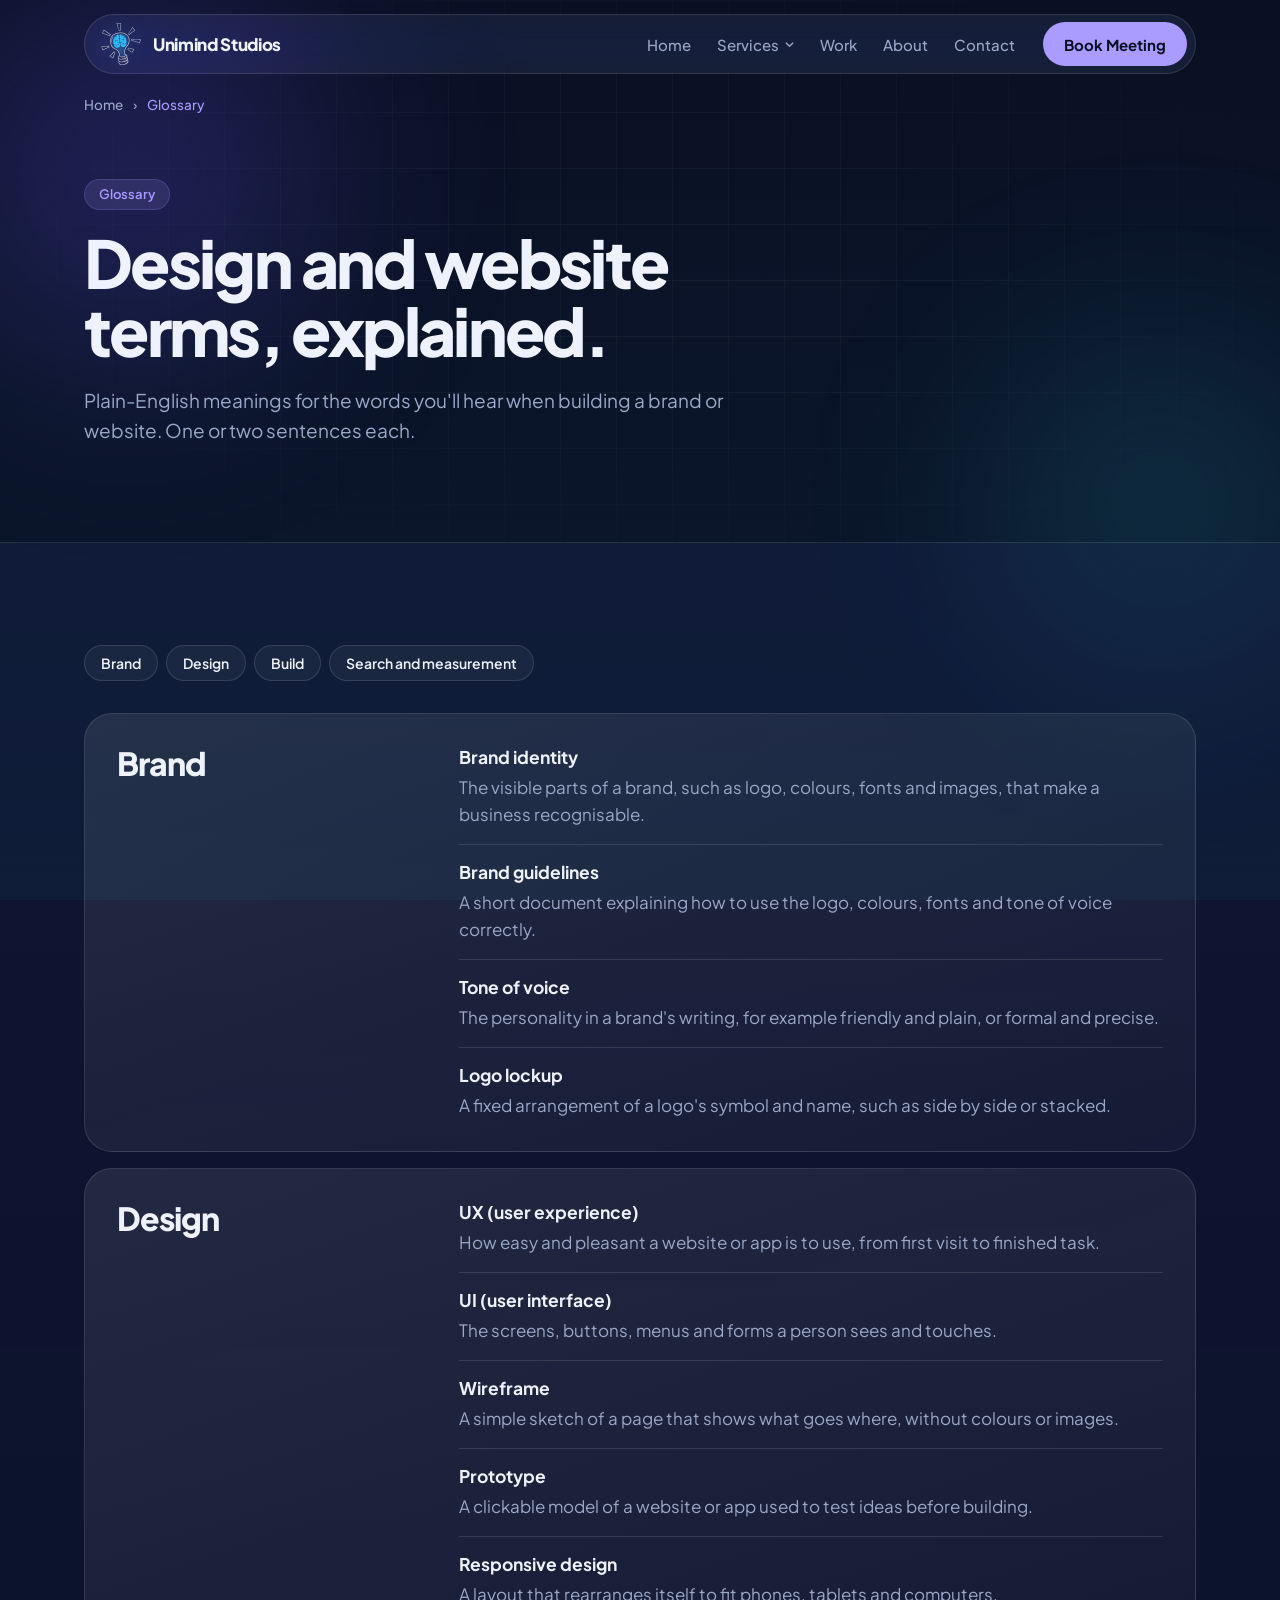
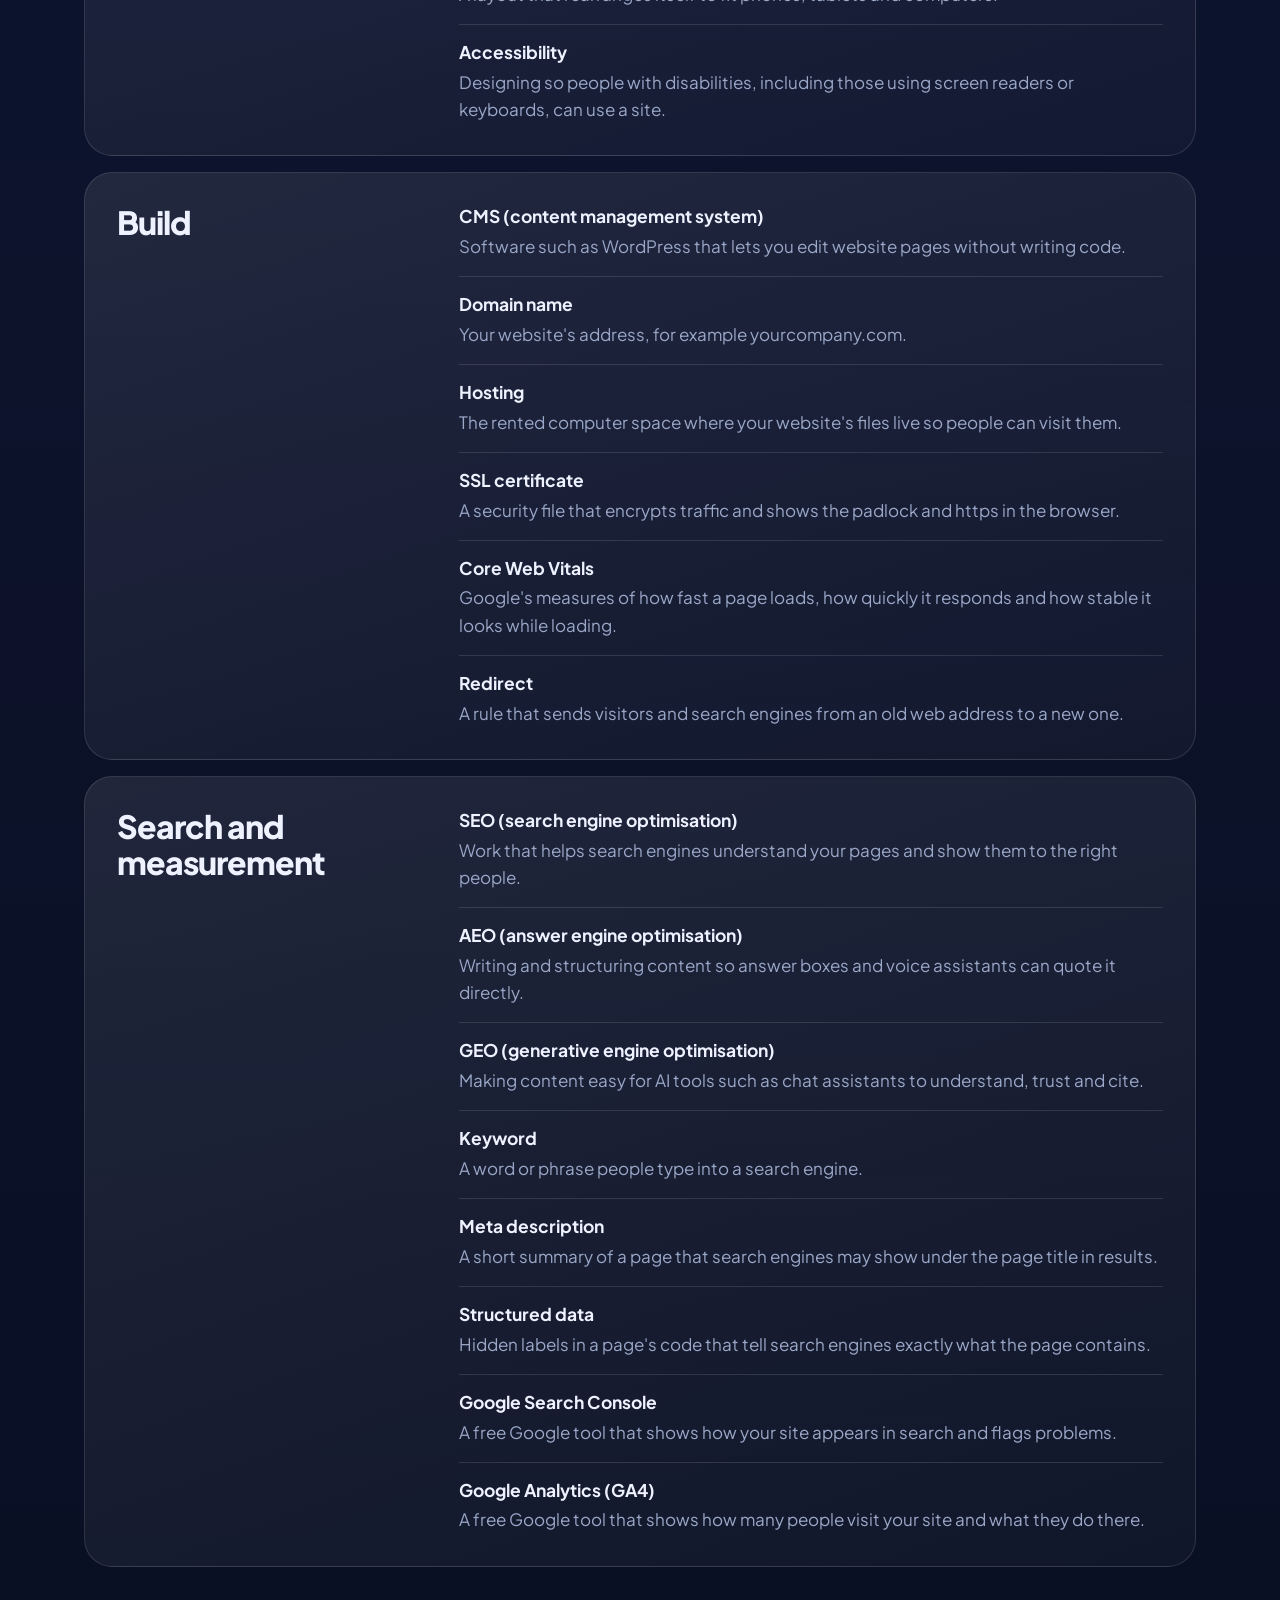
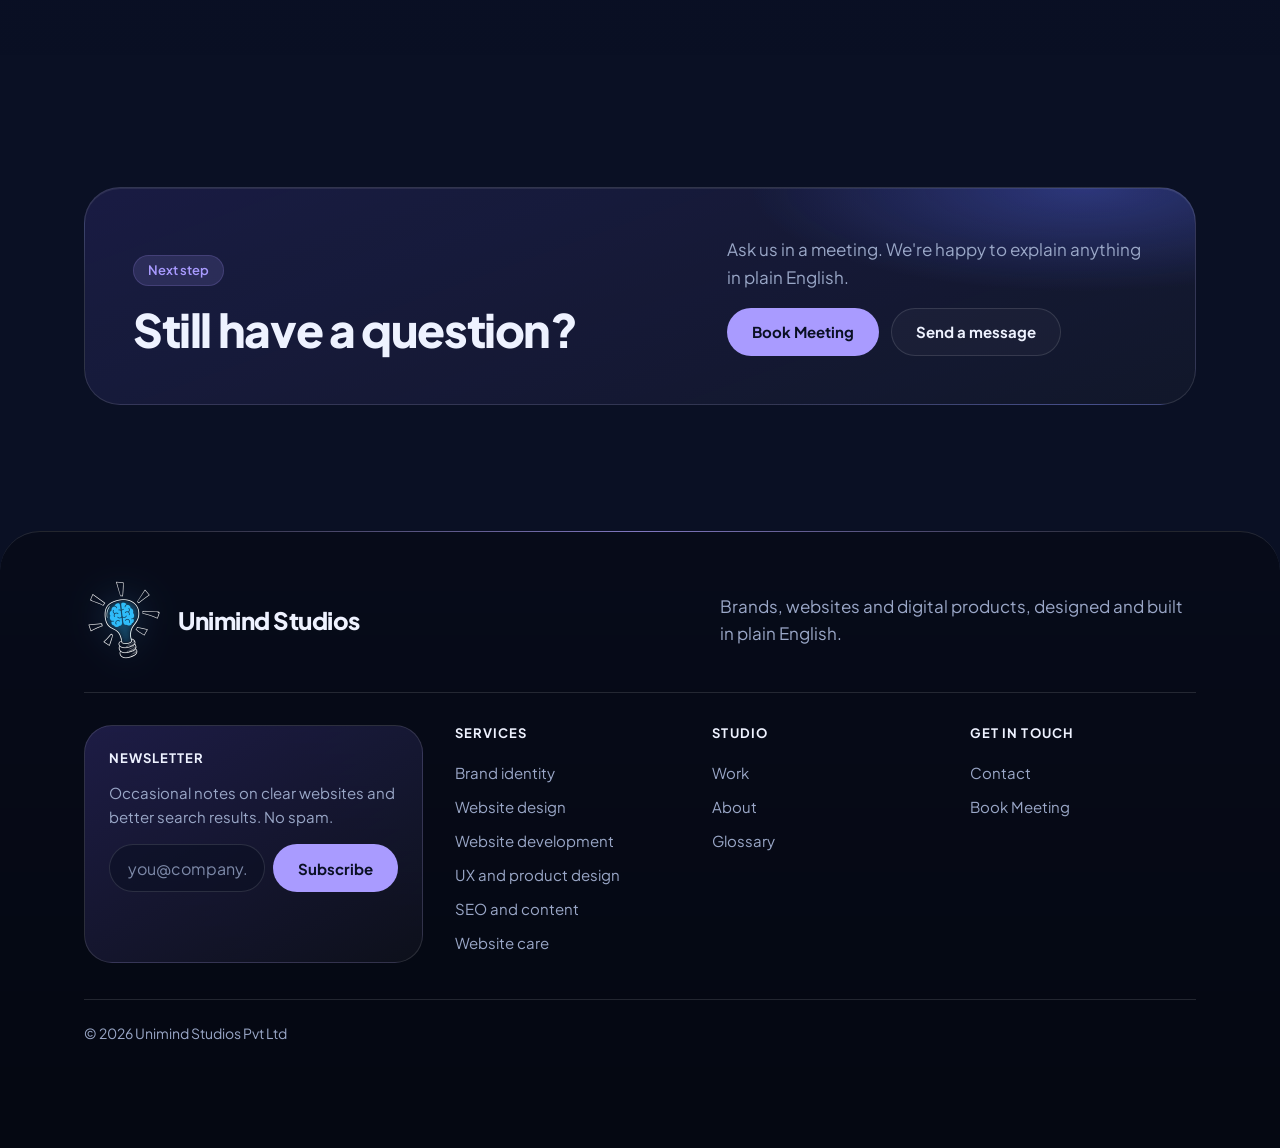
<file: glossary/index.html>
<!doctype html>
<html lang="en" data-root="../" data-booking="https://calendar.app.google/8Rh3U5bq6RLApSBVA" data-endpoint="">
<head>
<meta charset="utf-8">
<script>document.documentElement.classList.add("js")</script>
<meta name="viewport" content="width=device-width, initial-scale=1, viewport-fit=cover">
<title>Glossary | Brand, Design and SEO Terms Explained | Unimind</title>
<meta name="description" content="A plain-English glossary of brand, website design, development and SEO terms, from wireframes and CMS to AEO and GEO, explained in one or two sentences.">
<meta name="robots" content="index, follow, max-image-preview:large">
<meta name="theme-color" content="#0A1024">
<link rel="canonical" href="https://www.unimindstudios.com/glossary/">
<meta property="og:url" content="https://www.unimindstudios.com/glossary/">
<meta property="og:image" content="https://www.unimindstudios.com/assets/img/og-image.jpg">
<meta property="og:image:width" content="1200">
<meta property="og:image:height" content="630">
<meta name="twitter:image" content="https://www.unimindstudios.com/assets/img/og-image.jpg">
<meta property="og:type" content="website">
<meta property="og:site_name" content="Unimind Studios">
<meta property="og:title" content="Glossary | Brand, Design and SEO Terms Explained | Unimind">
<meta property="og:description" content="A plain-English glossary of brand, website design, development and SEO terms, from wireframes and CMS to AEO and GEO, explained in one or two sentences.">
<meta property="og:locale" content="en">
<meta name="twitter:card" content="summary_large_image">
<meta name="twitter:title" content="Glossary | Brand, Design and SEO Terms Explained | Unimind">
<meta name="twitter:description" content="A plain-English glossary of brand, website design, development and SEO terms, from wireframes and CMS to AEO and GEO, explained in one or two sentences.">
<link rel="icon" href="../favicon.ico" sizes="48x48">
<link rel="icon" href="../assets/img/icon-32.png" type="image/png" sizes="32x32">
<link rel="icon" href="../assets/img/icon-16.png" type="image/png" sizes="16x16">
<link rel="apple-touch-icon" href="../assets/img/apple-touch-icon.png">
<link rel="manifest" href="../site.webmanifest">
<link rel="preload" href="../assets/fonts/plus-jakarta-sans-latin-wght-normal.woff2" as="font" type="font/woff2" crossorigin>
<link rel="stylesheet" href="../assets/css/style.css?v=e2ec5138">
<script type="application/ld+json">{"@context":"https://schema.org","@graph":[{"@type":["ProfessionalService","Organization"],"@id":"https://www.unimindstudios.com/#organization","name":"Unimind Studios","legalName":"Unimind Studios Pvt Ltd","description":"A studio that designs and builds brands, websites and digital products.","knowsAbout":["Brand identity","Website design","Website development","UX and product design","SEO and content","Website care"],"url":"https://www.unimindstudios.com/","logo":{"@type":"ImageObject","url":"https://www.unimindstudios.com/assets/img/logo-512.png","width":512,"height":512},"image":"https://www.unimindstudios.com/assets/img/og-image.jpg","geo":{"@type":"GeoCoordinates","latitude":31.513101,"longitude":74.3447198},"hasMap":"https://www.google.com/maps/search/?api=1&query=31.513101,74.3447198","makesOffer":[{"@type":"Offer","itemOffered":{"@type":"Service","name":"Brand identity","url":"https://www.unimindstudios.com/services/brand-identity/"}},{"@type":"Offer","itemOffered":{"@type":"Service","name":"Website design","url":"https://www.unimindstudios.com/services/website-design/"}},{"@type":"Offer","itemOffered":{"@type":"Service","name":"Website development","url":"https://www.unimindstudios.com/services/website-development/"}},{"@type":"Offer","itemOffered":{"@type":"Service","name":"UX and product design","url":"https://www.unimindstudios.com/services/ux-product-design/"}},{"@type":"Offer","itemOffered":{"@type":"Service","name":"SEO and content","url":"https://www.unimindstudios.com/services/seo-content/"}},{"@type":"Offer","itemOffered":{"@type":"Service","name":"Website care","url":"https://www.unimindstudios.com/services/website-care/"}}]},{"@type":"WebSite","@id":"https://www.unimindstudios.com/#website","name":"Unimind Studios","publisher":{"@id":"https://www.unimindstudios.com/#organization"},"inLanguage":"en","url":"https://www.unimindstudios.com/"},{"@type":"BreadcrumbList","@id":"https://www.unimindstudios.com/glossary/#breadcrumb","itemListElement":[{"@type":"ListItem","position":1,"name":"Home","item":"https://www.unimindstudios.com/"},{"@type":"ListItem","position":2,"name":"Glossary","item":"https://www.unimindstudios.com/glossary/"}]},{"@type":"WebPage","@id":"https://www.unimindstudios.com/glossary/#webpage","name":"Glossary | Brand, Design and SEO Terms Explained | Unimind","description":"A plain-English glossary of brand, website design, development and SEO terms, from wireframes and CMS to AEO and GEO, explained in one or two sentences.","inLanguage":"en","isPartOf":{"@id":"https://www.unimindstudios.com/#website"},"about":{"@id":"https://www.unimindstudios.com/#organization"},"url":"https://www.unimindstudios.com/glossary/","breadcrumb":{"@id":"https://www.unimindstudios.com/glossary/#breadcrumb"}},{"@type":"DefinedTermSet","@id":"https://www.unimindstudios.com/glossary/#terms","name":"Brand, design and website terms","hasDefinedTerm":[{"@type":"DefinedTerm","name":"Brand identity","description":"The visible parts of a brand, such as logo, colours, fonts and images, that make a business recognisable."},{"@type":"DefinedTerm","name":"Brand guidelines","description":"A short document explaining how to use the logo, colours, fonts and tone of voice correctly."},{"@type":"DefinedTerm","name":"Tone of voice","description":"The personality in a brand's writing, for example friendly and plain, or formal and precise."},{"@type":"DefinedTerm","name":"Logo lockup","description":"A fixed arrangement of a logo's symbol and name, such as side by side or stacked."},{"@type":"DefinedTerm","name":"UX (user experience)","description":"How easy and pleasant a website or app is to use, from first visit to finished task."},{"@type":"DefinedTerm","name":"UI (user interface)","description":"The screens, buttons, menus and forms a person sees and touches."},{"@type":"DefinedTerm","name":"Wireframe","description":"A simple sketch of a page that shows what goes where, without colours or images."},{"@type":"DefinedTerm","name":"Prototype","description":"A clickable model of a website or app used to test ideas before building."},{"@type":"DefinedTerm","name":"Responsive design","description":"A layout that rearranges itself to fit phones, tablets and computers."},{"@type":"DefinedTerm","name":"Accessibility","description":"Designing so people with disabilities, including those using screen readers or keyboards, can use a site."},{"@type":"DefinedTerm","name":"CMS (content management system)","description":"Software such as WordPress that lets you edit website pages without writing code."},{"@type":"DefinedTerm","name":"Domain name","description":"Your website's address, for example yourcompany.com."},{"@type":"DefinedTerm","name":"Hosting","description":"The rented computer space where your website's files live so people can visit them."},{"@type":"DefinedTerm","name":"SSL certificate","description":"A security file that encrypts traffic and shows the padlock and https in the browser."},{"@type":"DefinedTerm","name":"Core Web Vitals","description":"Google's measures of how fast a page loads, how quickly it responds and how stable it looks while loading."},{"@type":"DefinedTerm","name":"Redirect","description":"A rule that sends visitors and search engines from an old web address to a new one."},{"@type":"DefinedTerm","name":"SEO (search engine optimisation)","description":"Work that helps search engines understand your pages and show them to the right people."},{"@type":"DefinedTerm","name":"AEO (answer engine optimisation)","description":"Writing and structuring content so answer boxes and voice assistants can quote it directly."},{"@type":"DefinedTerm","name":"GEO (generative engine optimisation)","description":"Making content easy for AI tools such as chat assistants to understand, trust and cite."},{"@type":"DefinedTerm","name":"Keyword","description":"A word or phrase people type into a search engine."},{"@type":"DefinedTerm","name":"Meta description","description":"A short summary of a page that search engines may show under the page title in results."},{"@type":"DefinedTerm","name":"Structured data","description":"Hidden labels in a page's code that tell search engines exactly what the page contains."},{"@type":"DefinedTerm","name":"Google Search Console","description":"A free Google tool that shows how your site appears in search and flags problems."},{"@type":"DefinedTerm","name":"Google Analytics (GA4)","description":"A free Google tool that shows how many people visit your site and what they do there."}]}]}</script>
</head>
<body>
<div class="bgfx" aria-hidden="true"><i></i></div>
<a class="skip" href="#main">Skip to content</a>
<header class="site-header">
  <div class="wrap hdr">
    <a class="logo" href="../" aria-label="Unimind Studios home"><img class="mark" src="../assets/img/logo-mark-88.webp" width="44" height="44" alt="" decoding="async"><span class="long">Unimind Studios</span></a>
    <nav class="nav" aria-label="Main">
      <a href="../"><span>Home</span></a>
      <div class="has-mega">
        <button type="button" class="" data-mega-btn aria-expanded="false" aria-controls="mega"><span>Services</span>
          <svg class="chev" viewBox="0 0 10 10" aria-hidden="true"><path d="M1 3l4 4 4-4" fill="none" stroke="currentColor" stroke-width="1.6"/></svg></button>
        <div class="mega" id="mega"><div class="wrap mega-grid">
          <div class="mega-intro"><p class="mega-title">Six ways we can help</p><p>From the first sketch of your logo to the site that keeps working years later.</p><a class="btn btn-ghost" href="../services/">See all services</a></div>
          <div class="mega-list"><a href="../services/brand-identity/"><strong>Brand identity</strong><small>Name, logo, colours and voice</small></a><a href="../services/website-design/"><strong>Website design</strong><small>Pages laid out around your customer</small></a><a href="../services/website-development/"><strong>Website development</strong><small>Fast, accessible code you own</small></a><a href="../services/ux-product-design/"><strong>UX and product design</strong><small>Apps and tools people can figure out</small></a><a href="../services/seo-content/"><strong>SEO and content</strong><small>Help people find you on search</small></a><a href="../services/website-care/"><strong>Website care</strong><small>Updates, fixes and monthly reports</small></a></div>
        </div></div>
      </div>
      <a href="../work/"><span>Work</span></a><a href="../about/"><span>About</span></a><a href="../contact/"><span>Contact</span></a>
    </nav>
    <a class="btn btn-primary" href="https://calendar.app.google/8Rh3U5bq6RLApSBVA" target="_blank" rel="noopener" data-book>Book Meeting</a>
    <button class="burger" type="button" data-burger aria-expanded="false" aria-controls="mobile-menu" aria-label="Open menu"><svg viewBox="0 0 20 14" aria-hidden="true"><path d="M0 1h20M0 7h20M0 13h20" stroke="currentColor" stroke-width="1.8"/></svg></button>
  </div>
</header>
<nav class="mobile-menu" id="mobile-menu" aria-label="Mobile"><a href="../">Home</a><a href="../services/">Services</a><div class="sub"><a href="../services/brand-identity/">Brand identity</a><a href="../services/website-design/">Website design</a><a href="../services/website-development/">Website development</a><a href="../services/ux-product-design/">UX and product design</a><a href="../services/seo-content/">SEO and content</a><a href="../services/website-care/">Website care</a></div><a href="../work/">Work</a><a href="../about/">About</a><a href="../contact/">Contact</a><a class="btn btn-primary" href="https://calendar.app.google/8Rh3U5bq6RLApSBVA" target="_blank" rel="noopener" data-book>Book Meeting</a></nav>
<nav class="crumbs" aria-label="Breadcrumb"><div class="wrap"><ol><li><a href="../">Home</a></li><li aria-current="page">Glossary</li></ol></div></nav>
<main id="main">
<section class="pg-hero"><div class="wrap"><span class="tag">Glossary</span><h1>Design and website terms, explained.</h1><p class="lede">Plain-English meanings for the words you'll hear when building a brand or website. One or two sentences each.</p></div></section>
<section class="sec" aria-label="Terms"><div class="wrap"><nav class="gl-nav" aria-label="Glossary sections"><a href="#brand">Brand</a><a href="#design">Design</a><a href="#build">Build</a><a href="#search-and-measurement">Search and measurement</a></nav><div class="gl-group" id="brand"><h2>Brand</h2><dl><dt id="brand-identity">Brand identity</dt><dd>The visible parts of a brand, such as logo, colours, fonts and images, that make a business recognisable.</dd><dt id="brand-guidelines">Brand guidelines</dt><dd>A short document explaining how to use the logo, colours, fonts and tone of voice correctly.</dd><dt id="tone-of-voice">Tone of voice</dt><dd>The personality in a brand&#x27;s writing, for example friendly and plain, or formal and precise.</dd><dt id="logo-lockup">Logo lockup</dt><dd>A fixed arrangement of a logo&#x27;s symbol and name, such as side by side or stacked.</dd></dl></div><div class="gl-group" id="design"><h2>Design</h2><dl><dt id="ux-user-experience">UX (user experience)</dt><dd>How easy and pleasant a website or app is to use, from first visit to finished task.</dd><dt id="ui-user-interface">UI (user interface)</dt><dd>The screens, buttons, menus and forms a person sees and touches.</dd><dt id="wireframe">Wireframe</dt><dd>A simple sketch of a page that shows what goes where, without colours or images.</dd><dt id="prototype">Prototype</dt><dd>A clickable model of a website or app used to test ideas before building.</dd><dt id="responsive-design">Responsive design</dt><dd>A layout that rearranges itself to fit phones, tablets and computers.</dd><dt id="accessibility">Accessibility</dt><dd>Designing so people with disabilities, including those using screen readers or keyboards, can use a site.</dd></dl></div><div class="gl-group" id="build"><h2>Build</h2><dl><dt id="cms-content-management-system">CMS (content management system)</dt><dd>Software such as WordPress that lets you edit website pages without writing code.</dd><dt id="domain-name">Domain name</dt><dd>Your website&#x27;s address, for example yourcompany.com.</dd><dt id="hosting">Hosting</dt><dd>The rented computer space where your website&#x27;s files live so people can visit them.</dd><dt id="ssl-certificate">SSL certificate</dt><dd>A security file that encrypts traffic and shows the padlock and https in the browser.</dd><dt id="core-web-vitals">Core Web Vitals</dt><dd>Google&#x27;s measures of how fast a page loads, how quickly it responds and how stable it looks while loading.</dd><dt id="redirect">Redirect</dt><dd>A rule that sends visitors and search engines from an old web address to a new one.</dd></dl></div><div class="gl-group" id="search-and-measurement"><h2>Search and measurement</h2><dl><dt id="seo-search-engine-optimisation">SEO (search engine optimisation)</dt><dd>Work that helps search engines understand your pages and show them to the right people.</dd><dt id="aeo-answer-engine-optimisation">AEO (answer engine optimisation)</dt><dd>Writing and structuring content so answer boxes and voice assistants can quote it directly.</dd><dt id="geo-generative-engine-optimisation">GEO (generative engine optimisation)</dt><dd>Making content easy for AI tools such as chat assistants to understand, trust and cite.</dd><dt id="keyword">Keyword</dt><dd>A word or phrase people type into a search engine.</dd><dt id="meta-description">Meta description</dt><dd>A short summary of a page that search engines may show under the page title in results.</dd><dt id="structured-data">Structured data</dt><dd>Hidden labels in a page&#x27;s code that tell search engines exactly what the page contains.</dd><dt id="google-search-console">Google Search Console</dt><dd>A free Google tool that shows how your site appears in search and flags problems.</dd><dt id="google-analytics-ga4">Google Analytics (GA4)</dt><dd>A free Google tool that shows how many people visit your site and what they do there.</dd></dl></div></div></section>
<section class="cta" aria-labelledby="cta-h"><div class="wrap"><div class="cta-box reveal">
<div><span class="tag">Next step</span><h2 id="cta-h" style="margin-top:18px">Still have a question?</h2></div>
<div><p>Ask us in a meeting. We&#x27;re happy to explain anything in plain English.</p><div class="btn-row"><a class="btn btn-primary" href="https://calendar.app.google/8Rh3U5bq6RLApSBVA" target="_blank" rel="noopener" data-book>Book Meeting</a><a class="btn btn-ghost" href="../contact/">Send a message</a></div></div>
</div></div></section>
</main>
<footer class="site-footer"><div class="wrap">
<div class="foot-brand"><a class="foot-logo" href="../" aria-label="Unimind Studios home"><img src="../assets/img/logo-mark-160.webp" width="80" height="80" alt="" loading="lazy" decoding="async"><span>Unimind Studios</span></a><p>Brands, websites and digital products, designed and built in plain English.</p></div>
<div class="foot-grid">
  <div class="news"><h2>Newsletter</h2><p>Occasional notes on clear websites and better search results. No spam.</p>
    <form data-form data-ok="Thanks. You're on the list." novalidate>
      <input type="hidden" name="form" value="newsletter">
      <div class="hp" aria-hidden="true"><label>Leave this empty<input type="text" name="website" tabindex="-1" autocomplete="off"></label></div>
      <label class="vh" for="nl-email">Email address</label>
      <input class="field" id="nl-email" type="email" name="email" placeholder="you@company.com" autocomplete="email" required>
      <button class="btn btn-primary" type="submit">Subscribe</button>
    </form><p class="form-msg" role="status" aria-live="polite"></p></div>
  <div><h2>Services</h2><ul><li><a class="ul" href="../services/brand-identity/">Brand identity</a></li><li><a class="ul" href="../services/website-design/">Website design</a></li><li><a class="ul" href="../services/website-development/">Website development</a></li><li><a class="ul" href="../services/ux-product-design/">UX and product design</a></li><li><a class="ul" href="../services/seo-content/">SEO and content</a></li><li><a class="ul" href="../services/website-care/">Website care</a></li></ul></div>
  <div><h2>Studio</h2><ul><li><a class="ul" href="../work/">Work</a></li><li><a class="ul" href="../about/">About</a></li><li><a class="ul" href="../glossary/">Glossary</a></li></ul></div>
  <div><h2>Get in touch</h2><ul><li><a class="ul" href="../contact/">Contact</a></li><li><a class="ul" href="https://calendar.app.google/8Rh3U5bq6RLApSBVA" target="_blank" rel="noopener" data-book>Book Meeting</a></li></ul></div>
</div>
<p class="wordmark" aria-hidden="true">Unimind<i></i></p>
<div class="foot-base"><span>© 2026 Unimind Studios Pvt Ltd</span><nav aria-label="Legal"></nav></div>
</div></footer>
<div class="modal" id="booking" role="dialog" aria-modal="true" aria-labelledby="book-h" aria-hidden="true">
  <div class="modal-scrim" data-close></div>
  <div class="modal-card">
    <button class="modal-close" type="button" aria-label="Close"><svg viewBox="0 0 14 14" width="14" aria-hidden="true"><path d="M1 1l12 12M13 1L1 13" stroke="currentColor" stroke-width="1.8"/></svg></button>
    <span class="tag"><span class="dot" aria-hidden="true"></span>Free first meeting</span>
    <h2 id="book-h">Book a meeting with us.</h2>
    <p>You'll choose a time on our Google Calendar. In the meeting we'll cover:</p>
    <ul><li>What your business does and who it serves</li><li>What isn't working with your site today</li><li>What we'd fix first, and roughly how</li></ul>
    <a class="btn btn-primary" href="https://calendar.app.google/8Rh3U5bq6RLApSBVA" target="_blank" rel="noopener" data-booking-link>Book Meeting</a>
  </div>
</div>
<div class="modal" id="dlg" role="dialog" aria-modal="true" aria-labelledby="dlg-h" aria-hidden="true">
  <div class="modal-scrim" data-close></div>
  <div class="modal-card wide"><button class="modal-close" type="button" aria-label="Close"><svg viewBox="0 0 14 14" width="14" aria-hidden="true"><path d="M1 1l12 12M13 1L1 13" stroke="currentColor" stroke-width="1.8"/></svg></button><div class="dlg-body"></div></div>
</div>
<div class="float-cta" id="float-cta" aria-hidden="true">
  <span class="float-cta-text"><span class="dot" aria-hidden="true"></span>Have a project in mind?</span>
  <a class="btn btn-primary" href="https://calendar.app.google/8Rh3U5bq6RLApSBVA" target="_blank" rel="noopener" data-book tabindex="-1"><svg viewBox="0 0 24 24" width="18" height="18" fill="none" stroke="currentColor" stroke-width="2" stroke-linecap="round" stroke-linejoin="round" aria-hidden="true"><rect x="3.5" y="5" width="17" height="15.5" rx="3"/><path d="M8 3v4M16 3v4M3.5 10h17"/></svg>Book Meeting</a>
</div>
<script src="../assets/js/main.js?v=d0af30b3" defer></script>
</body>
</html>
</file>
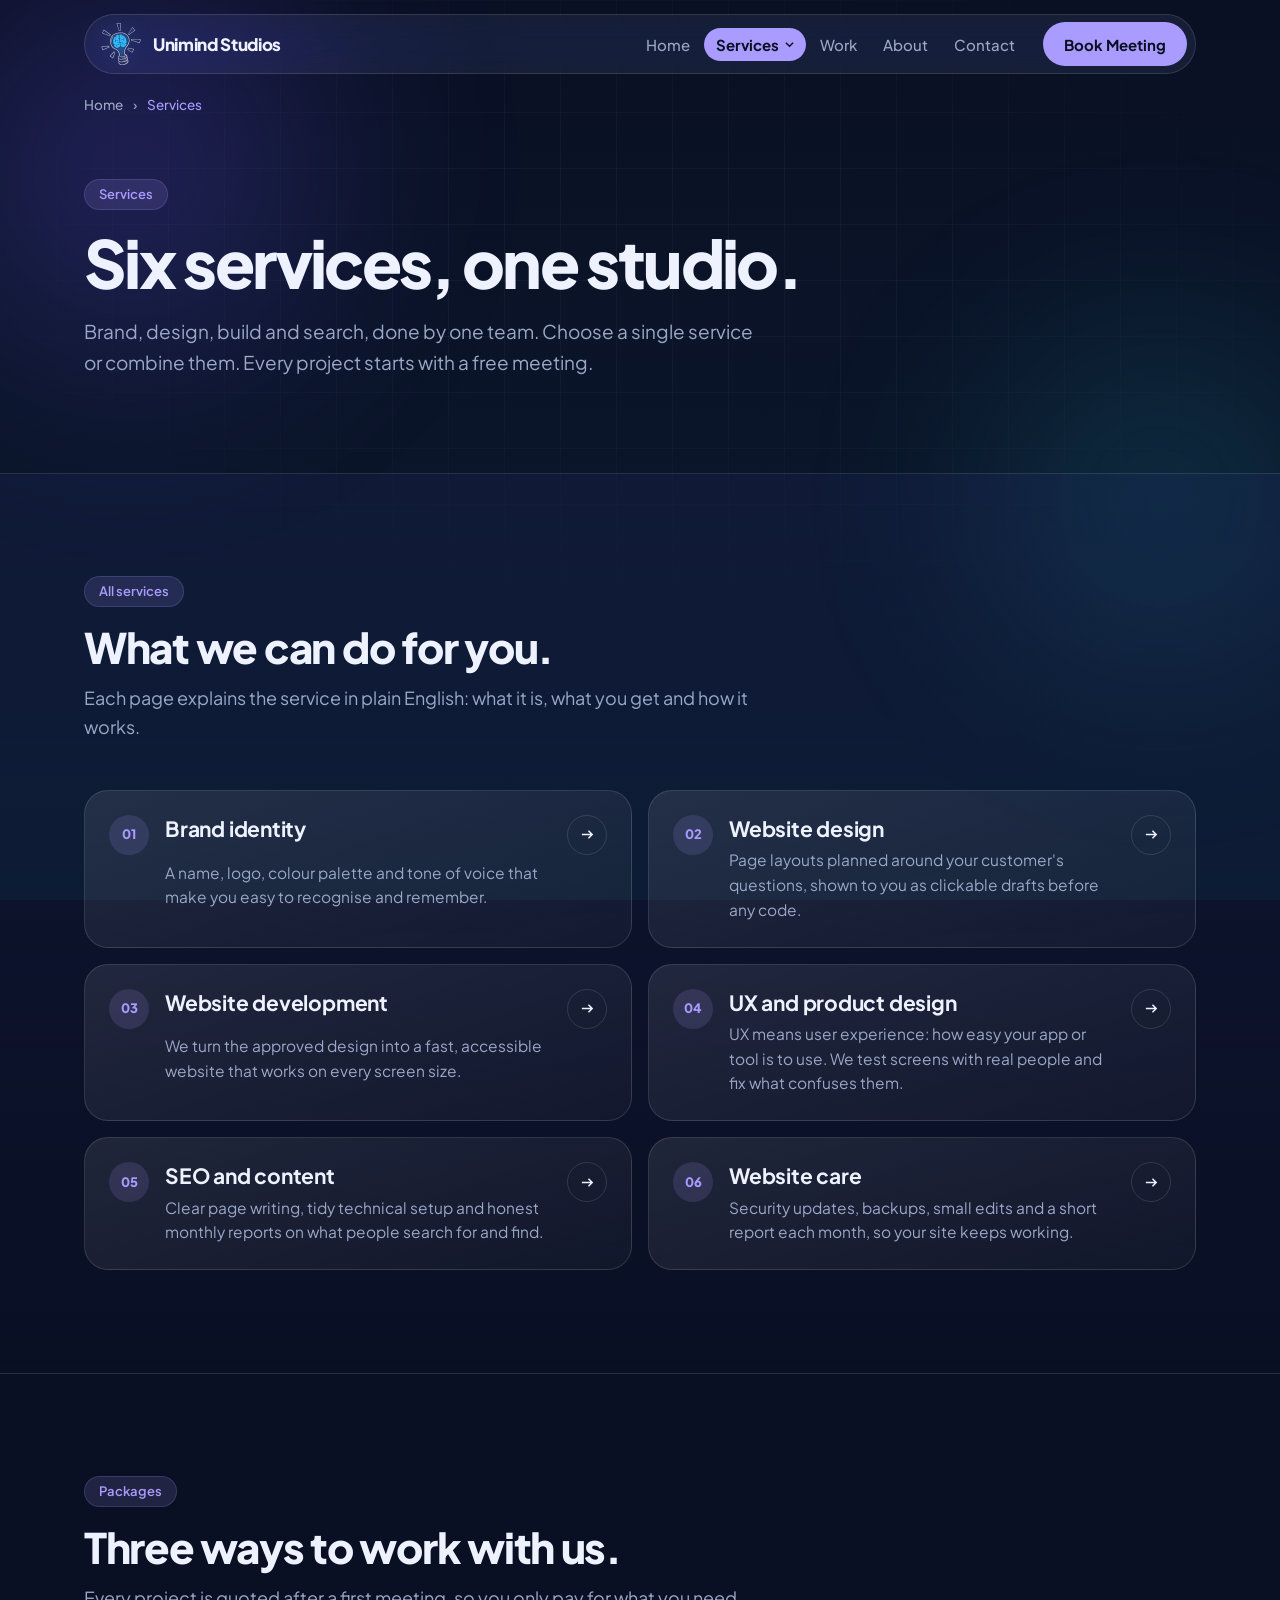
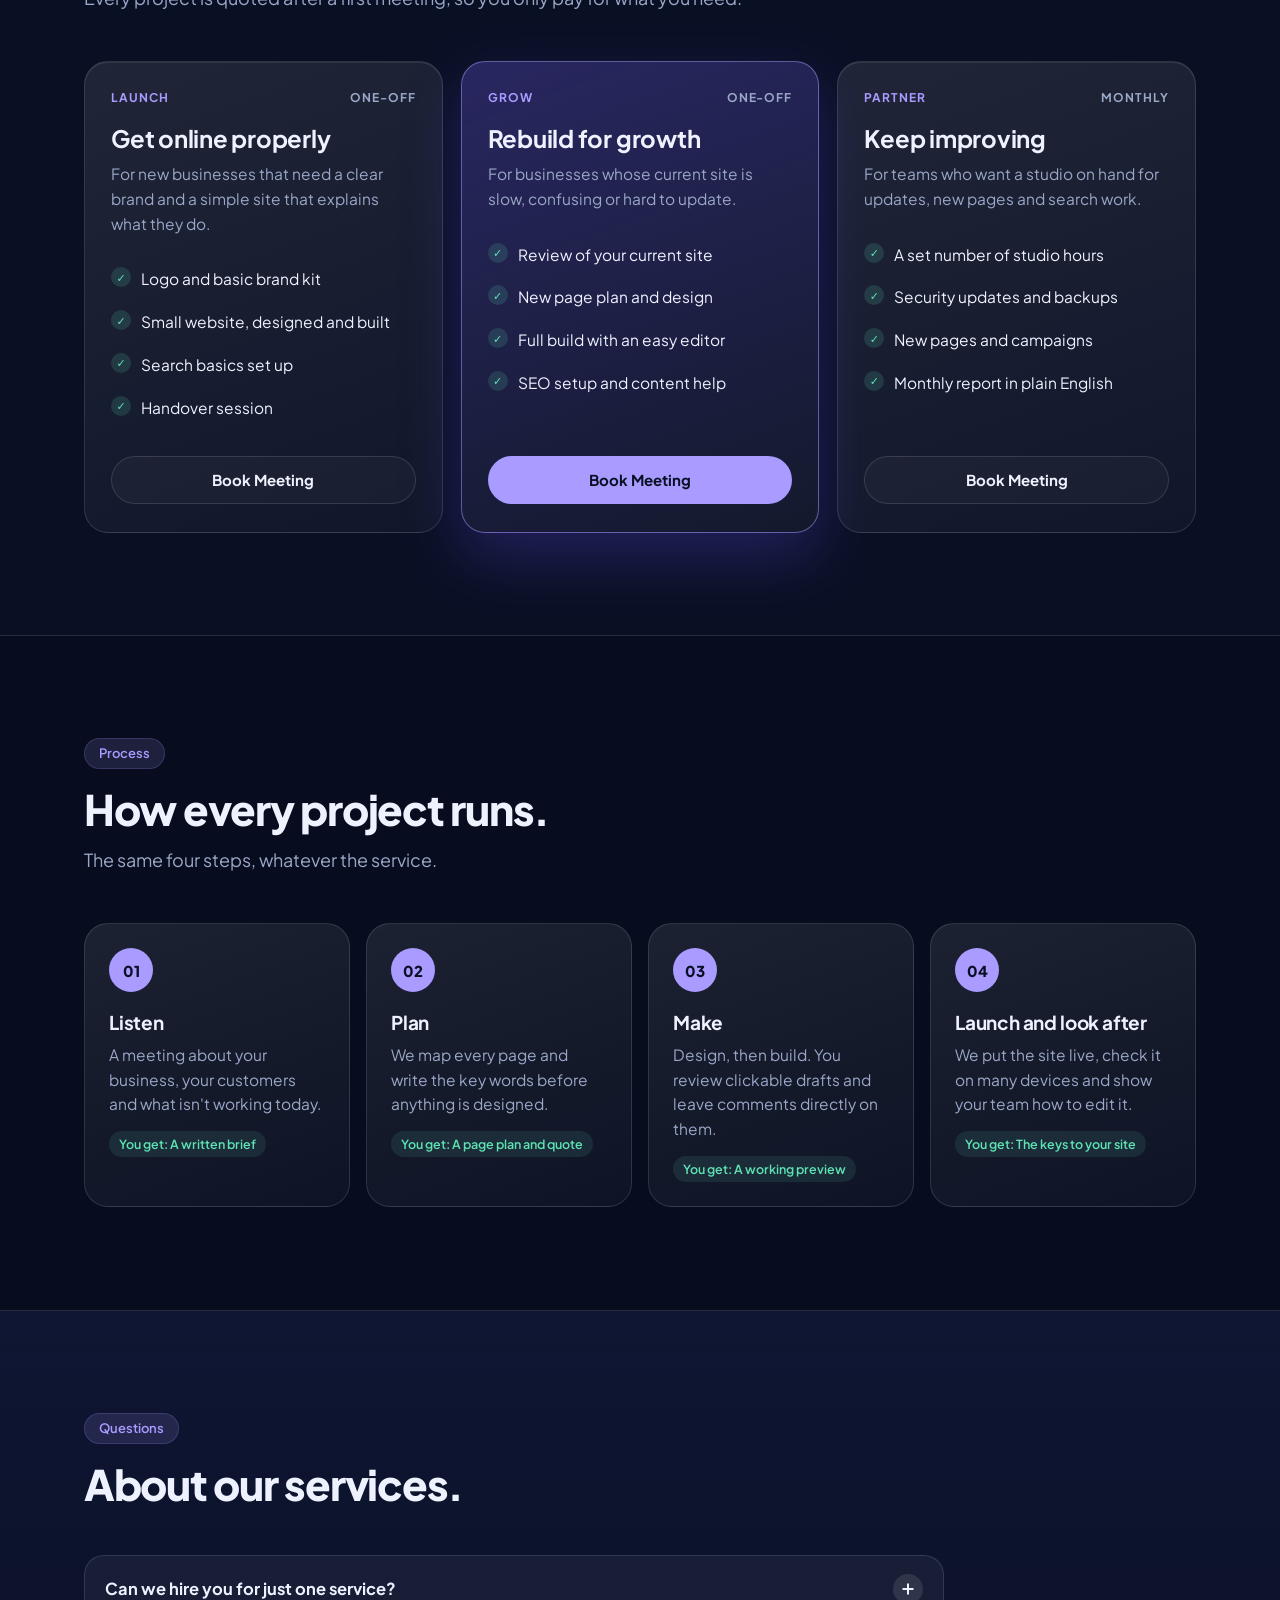
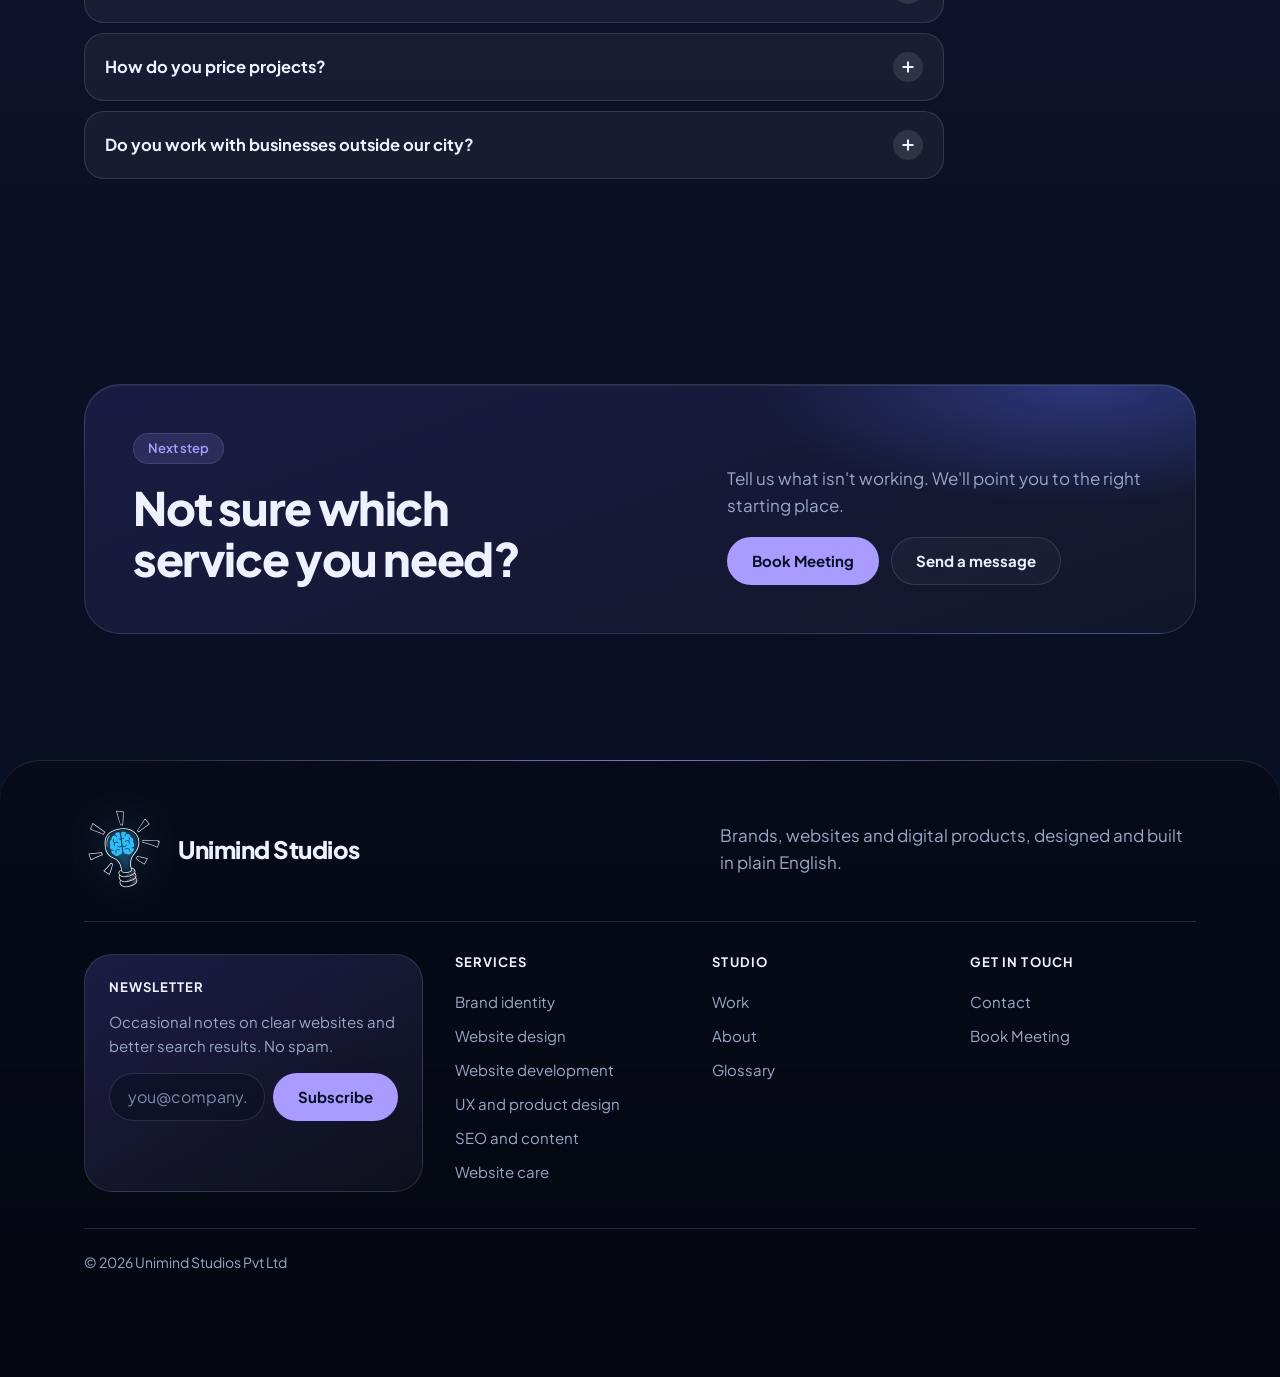
<file: services/index.html>
<!doctype html>
<html lang="en" data-root="../" data-booking="https://calendar.app.google/8Rh3U5bq6RLApSBVA" data-endpoint="">
<head>
<meta charset="utf-8">
<script>document.documentElement.classList.add("js")</script>
<meta name="viewport" content="width=device-width, initial-scale=1, viewport-fit=cover">
<title>Services | Brand, Website, UX and SEO | Unimind Studios</title>
<meta name="description" content="All Unimind Studios services in one place: brand identity, website design and development, UX and product design, SEO and content, and website care.">
<meta name="robots" content="index, follow, max-image-preview:large">
<meta name="theme-color" content="#0A1024">
<link rel="canonical" href="https://www.unimindstudios.com/services/">
<meta property="og:url" content="https://www.unimindstudios.com/services/">
<meta property="og:image" content="https://www.unimindstudios.com/assets/img/og-image.jpg">
<meta property="og:image:width" content="1200">
<meta property="og:image:height" content="630">
<meta name="twitter:image" content="https://www.unimindstudios.com/assets/img/og-image.jpg">
<meta property="og:type" content="website">
<meta property="og:site_name" content="Unimind Studios">
<meta property="og:title" content="Services | Brand, Website, UX and SEO | Unimind Studios">
<meta property="og:description" content="All Unimind Studios services in one place: brand identity, website design and development, UX and product design, SEO and content, and website care.">
<meta property="og:locale" content="en">
<meta name="twitter:card" content="summary_large_image">
<meta name="twitter:title" content="Services | Brand, Website, UX and SEO | Unimind Studios">
<meta name="twitter:description" content="All Unimind Studios services in one place: brand identity, website design and development, UX and product design, SEO and content, and website care.">
<link rel="icon" href="../favicon.ico" sizes="48x48">
<link rel="icon" href="../assets/img/icon-32.png" type="image/png" sizes="32x32">
<link rel="icon" href="../assets/img/icon-16.png" type="image/png" sizes="16x16">
<link rel="apple-touch-icon" href="../assets/img/apple-touch-icon.png">
<link rel="manifest" href="../site.webmanifest">
<link rel="preload" href="../assets/fonts/plus-jakarta-sans-latin-wght-normal.woff2" as="font" type="font/woff2" crossorigin>
<link rel="stylesheet" href="../assets/css/style.css?v=e2ec5138">
<script type="application/ld+json">{"@context":"https://schema.org","@graph":[{"@type":["ProfessionalService","Organization"],"@id":"https://www.unimindstudios.com/#organization","name":"Unimind Studios","legalName":"Unimind Studios Pvt Ltd","description":"A studio that designs and builds brands, websites and digital products.","knowsAbout":["Brand identity","Website design","Website development","UX and product design","SEO and content","Website care"],"url":"https://www.unimindstudios.com/","logo":{"@type":"ImageObject","url":"https://www.unimindstudios.com/assets/img/logo-512.png","width":512,"height":512},"image":"https://www.unimindstudios.com/assets/img/og-image.jpg","geo":{"@type":"GeoCoordinates","latitude":31.513101,"longitude":74.3447198},"hasMap":"https://www.google.com/maps/search/?api=1&query=31.513101,74.3447198","makesOffer":[{"@type":"Offer","itemOffered":{"@type":"Service","name":"Brand identity","url":"https://www.unimindstudios.com/services/brand-identity/"}},{"@type":"Offer","itemOffered":{"@type":"Service","name":"Website design","url":"https://www.unimindstudios.com/services/website-design/"}},{"@type":"Offer","itemOffered":{"@type":"Service","name":"Website development","url":"https://www.unimindstudios.com/services/website-development/"}},{"@type":"Offer","itemOffered":{"@type":"Service","name":"UX and product design","url":"https://www.unimindstudios.com/services/ux-product-design/"}},{"@type":"Offer","itemOffered":{"@type":"Service","name":"SEO and content","url":"https://www.unimindstudios.com/services/seo-content/"}},{"@type":"Offer","itemOffered":{"@type":"Service","name":"Website care","url":"https://www.unimindstudios.com/services/website-care/"}}]},{"@type":"WebSite","@id":"https://www.unimindstudios.com/#website","name":"Unimind Studios","publisher":{"@id":"https://www.unimindstudios.com/#organization"},"inLanguage":"en","url":"https://www.unimindstudios.com/"},{"@type":"BreadcrumbList","@id":"https://www.unimindstudios.com/services/#breadcrumb","itemListElement":[{"@type":"ListItem","position":1,"name":"Home","item":"https://www.unimindstudios.com/"},{"@type":"ListItem","position":2,"name":"Services","item":"https://www.unimindstudios.com/services/"}]},{"@type":"CollectionPage","@id":"https://www.unimindstudios.com/services/#webpage","name":"Services | Brand, Website, UX and SEO | Unimind Studios","description":"All Unimind Studios services in one place: brand identity, website design and development, UX and product design, SEO and content, and website care.","inLanguage":"en","isPartOf":{"@id":"https://www.unimindstudios.com/#website"},"about":{"@id":"https://www.unimindstudios.com/#organization"},"url":"https://www.unimindstudios.com/services/","breadcrumb":{"@id":"https://www.unimindstudios.com/services/#breadcrumb"}},{"@type":"FAQPage","mainEntity":[{"@type":"Question","name":"Can we hire you for just one service?","acceptedAnswer":{"@type":"Answer","text":"Yes. Every service stands on its own. Many clients start with one, such as a brand refresh, and add others later."}},{"@type":"Question","name":"How do you price projects?","acceptedAnswer":{"@type":"Answer","text":"Each project is quoted after a first meeting, based on the pages, features and timeline you need. The quote lists exactly what is included."}},{"@type":"Question","name":"Do you work with businesses outside our city?","acceptedAnswer":{"@type":"Answer","text":"Yes. We run meetings, reviews and hand-overs online, so location doesn't limit who we can work with."}}]}]}</script>
</head>
<body>
<div class="bgfx" aria-hidden="true"><i></i></div>
<a class="skip" href="#main">Skip to content</a>
<header class="site-header">
  <div class="wrap hdr">
    <a class="logo" href="../" aria-label="Unimind Studios home"><img class="mark" src="../assets/img/logo-mark-88.webp" width="44" height="44" alt="" decoding="async"><span class="long">Unimind Studios</span></a>
    <nav class="nav" aria-label="Main">
      <a href="../"><span>Home</span></a>
      <div class="has-mega">
        <button type="button" class="current" data-mega-btn aria-expanded="false" aria-controls="mega"><span>Services</span>
          <svg class="chev" viewBox="0 0 10 10" aria-hidden="true"><path d="M1 3l4 4 4-4" fill="none" stroke="currentColor" stroke-width="1.6"/></svg></button>
        <div class="mega" id="mega"><div class="wrap mega-grid">
          <div class="mega-intro"><p class="mega-title">Six ways we can help</p><p>From the first sketch of your logo to the site that keeps working years later.</p><a class="btn btn-ghost" href="../services/">See all services</a></div>
          <div class="mega-list"><a href="../services/brand-identity/"><strong>Brand identity</strong><small>Name, logo, colours and voice</small></a><a href="../services/website-design/"><strong>Website design</strong><small>Pages laid out around your customer</small></a><a href="../services/website-development/"><strong>Website development</strong><small>Fast, accessible code you own</small></a><a href="../services/ux-product-design/"><strong>UX and product design</strong><small>Apps and tools people can figure out</small></a><a href="../services/seo-content/"><strong>SEO and content</strong><small>Help people find you on search</small></a><a href="../services/website-care/"><strong>Website care</strong><small>Updates, fixes and monthly reports</small></a></div>
        </div></div>
      </div>
      <a href="../work/"><span>Work</span></a><a href="../about/"><span>About</span></a><a href="../contact/"><span>Contact</span></a>
    </nav>
    <a class="btn btn-primary" href="https://calendar.app.google/8Rh3U5bq6RLApSBVA" target="_blank" rel="noopener" data-book>Book Meeting</a>
    <button class="burger" type="button" data-burger aria-expanded="false" aria-controls="mobile-menu" aria-label="Open menu"><svg viewBox="0 0 20 14" aria-hidden="true"><path d="M0 1h20M0 7h20M0 13h20" stroke="currentColor" stroke-width="1.8"/></svg></button>
  </div>
</header>
<nav class="mobile-menu" id="mobile-menu" aria-label="Mobile"><a href="../">Home</a><a href="../services/">Services</a><div class="sub"><a href="../services/brand-identity/">Brand identity</a><a href="../services/website-design/">Website design</a><a href="../services/website-development/">Website development</a><a href="../services/ux-product-design/">UX and product design</a><a href="../services/seo-content/">SEO and content</a><a href="../services/website-care/">Website care</a></div><a href="../work/">Work</a><a href="../about/">About</a><a href="../contact/">Contact</a><a class="btn btn-primary" href="https://calendar.app.google/8Rh3U5bq6RLApSBVA" target="_blank" rel="noopener" data-book>Book Meeting</a></nav>
<nav class="crumbs" aria-label="Breadcrumb"><div class="wrap"><ol><li><a href="../">Home</a></li><li aria-current="page">Services</li></ol></div></nav>
<main id="main">
<section class="pg-hero"><div class="wrap"><span class="tag">Services</span><h1>Six services, one studio.</h1><p class="lede">Brand, design, build and search, done by one team. Choose a single service or combine them. Every project starts with a free meeting.</p></div></section>
<section class="sec " aria-labelledby="all-services-h"><div class="wrap"><div class="sec-head reveal"><span class="tag">All services</span><div><h2 id="all-services-h">What we can do for you.</h2><p>Each page explains the service in plain English: what it is, what you get and how it works.</p></div></div><ul class="svc-list reveal"><li><a href="../services/brand-identity/"><span class="n">01</span><h3>Brand identity</h3><p>A name, logo, colour palette and tone of voice that make you easy to recognise and remember.</p><span class="go" aria-hidden="true"><svg viewBox="0 0 16 16" width="16" aria-hidden="true"><path d="M2 8h11M9 4l4 4-4 4" fill="none" stroke="currentColor" stroke-width="1.6"/></svg></span></a></li><li><a href="../services/website-design/"><span class="n">02</span><h3>Website design</h3><p>Page layouts planned around your customer&#x27;s questions, shown to you as clickable drafts before any code.</p><span class="go" aria-hidden="true"><svg viewBox="0 0 16 16" width="16" aria-hidden="true"><path d="M2 8h11M9 4l4 4-4 4" fill="none" stroke="currentColor" stroke-width="1.6"/></svg></span></a></li><li><a href="../services/website-development/"><span class="n">03</span><h3>Website development</h3><p>We turn the approved design into a fast, accessible website that works on every screen size.</p><span class="go" aria-hidden="true"><svg viewBox="0 0 16 16" width="16" aria-hidden="true"><path d="M2 8h11M9 4l4 4-4 4" fill="none" stroke="currentColor" stroke-width="1.6"/></svg></span></a></li><li><a href="../services/ux-product-design/"><span class="n">04</span><h3>UX and product design</h3><p>UX means user experience: how easy your app or tool is to use. We test screens with real people and fix what confuses them.</p><span class="go" aria-hidden="true"><svg viewBox="0 0 16 16" width="16" aria-hidden="true"><path d="M2 8h11M9 4l4 4-4 4" fill="none" stroke="currentColor" stroke-width="1.6"/></svg></span></a></li><li><a href="../services/seo-content/"><span class="n">05</span><h3>SEO and content</h3><p>Clear page writing, tidy technical setup and honest monthly reports on what people search for and find.</p><span class="go" aria-hidden="true"><svg viewBox="0 0 16 16" width="16" aria-hidden="true"><path d="M2 8h11M9 4l4 4-4 4" fill="none" stroke="currentColor" stroke-width="1.6"/></svg></span></a></li><li><a href="../services/website-care/"><span class="n">06</span><h3>Website care</h3><p>Security updates, backups, small edits and a short report each month, so your site keeps working.</p><span class="go" aria-hidden="true"><svg viewBox="0 0 16 16" width="16" aria-hidden="true"><path d="M2 8h11M9 4l4 4-4 4" fill="none" stroke="currentColor" stroke-width="1.6"/></svg></span></a></li></ul></div></section>
<section class="sec " aria-labelledby="packages-h"><div class="wrap"><div class="sec-head reveal"><span class="tag">Packages</span><div><h2 id="packages-h">Three ways to work with us.</h2><p>Every project is quoted after a first meeting, so you only pay for what you need.</p></div></div><div class="pkgs reveal"><article class="pkg"><div class="pkg-top"><span class="label"><b>Launch</b></span><span class="label">One-off</span></div><h3>Get online properly</h3><p>For new businesses that need a clear brand and a simple site that explains what they do.</p><ul><li>Logo and basic brand kit</li><li>Small website, designed and built</li><li>Search basics set up</li><li>Handover session</li></ul><a class="btn btn-ghost" href="https://calendar.app.google/8Rh3U5bq6RLApSBVA" target="_blank" rel="noopener" data-book>Book Meeting</a></article><article class="pkg feature"><div class="pkg-top"><span class="label"><b>Grow</b></span><span class="label">One-off</span></div><h3>Rebuild for growth</h3><p>For businesses whose current site is slow, confusing or hard to update.</p><ul><li>Review of your current site</li><li>New page plan and design</li><li>Full build with an easy editor</li><li>SEO setup and content help</li></ul><a class="btn btn-primary" href="https://calendar.app.google/8Rh3U5bq6RLApSBVA" target="_blank" rel="noopener" data-book>Book Meeting</a></article><article class="pkg"><div class="pkg-top"><span class="label"><b>Partner</b></span><span class="label">Monthly</span></div><h3>Keep improving</h3><p>For teams who want a studio on hand for updates, new pages and search work.</p><ul><li>A set number of studio hours</li><li>Security updates and backups</li><li>New pages and campaigns</li><li>Monthly report in plain English</li></ul><a class="btn btn-ghost" href="https://calendar.app.google/8Rh3U5bq6RLApSBVA" target="_blank" rel="noopener" data-book>Book Meeting</a></article></div></div></section>
<section class="sec " aria-labelledby="process-h"><div class="wrap"><div class="sec-head reveal"><span class="tag">Process</span><div><h2 id="process-h">How every project runs.</h2><p>The same four steps, whatever the service.</p></div></div><ol class="steps reveal"><li><span class="big" aria-hidden="true">01</span><h3>Listen</h3><p>A meeting about your business, your customers and what isn&#x27;t working today.</p><small>You get: A written brief</small></li><li><span class="big" aria-hidden="true">02</span><h3>Plan</h3><p>We map every page and write the key words before anything is designed.</p><small>You get: A page plan and quote</small></li><li><span class="big" aria-hidden="true">03</span><h3>Make</h3><p>Design, then build. You review clickable drafts and leave comments directly on them.</p><small>You get: A working preview</small></li><li><span class="big" aria-hidden="true">04</span><h3>Launch and look after</h3><p>We put the site live, check it on many devices and show your team how to edit it.</p><small>You get: The keys to your site</small></li></ol></div></section>
<section class="sec " aria-labelledby="questions-h"><div class="wrap"><div class="sec-head reveal"><span class="tag">Questions</span><div><h2 id="questions-h">About our services.</h2></div></div><div class="faq reveal"><details><summary>Can we hire you for just one service?<i aria-hidden="true"></i></summary><div class="a"><p>Yes. Every service stands on its own. Many clients start with one, such as a brand refresh, and add others later.</p></div></details><details><summary>How do you price projects?<i aria-hidden="true"></i></summary><div class="a"><p>Each project is quoted after a first meeting, based on the pages, features and timeline you need. The quote lists exactly what is included.</p></div></details><details><summary>Do you work with businesses outside our city?<i aria-hidden="true"></i></summary><div class="a"><p>Yes. We run meetings, reviews and hand-overs online, so location doesn&#x27;t limit who we can work with.</p></div></details></div></div></section>
<section class="cta" aria-labelledby="cta-h"><div class="wrap"><div class="cta-box reveal">
<div><span class="tag">Next step</span><h2 id="cta-h" style="margin-top:18px">Not sure which service you need?</h2></div>
<div><p>Tell us what isn&#x27;t working. We&#x27;ll point you to the right starting place.</p><div class="btn-row"><a class="btn btn-primary" href="https://calendar.app.google/8Rh3U5bq6RLApSBVA" target="_blank" rel="noopener" data-book>Book Meeting</a><a class="btn btn-ghost" href="../contact/">Send a message</a></div></div>
</div></div></section>
</main>
<footer class="site-footer"><div class="wrap">
<div class="foot-brand"><a class="foot-logo" href="../" aria-label="Unimind Studios home"><img src="../assets/img/logo-mark-160.webp" width="80" height="80" alt="" loading="lazy" decoding="async"><span>Unimind Studios</span></a><p>Brands, websites and digital products, designed and built in plain English.</p></div>
<div class="foot-grid">
  <div class="news"><h2>Newsletter</h2><p>Occasional notes on clear websites and better search results. No spam.</p>
    <form data-form data-ok="Thanks. You're on the list." novalidate>
      <input type="hidden" name="form" value="newsletter">
      <div class="hp" aria-hidden="true"><label>Leave this empty<input type="text" name="website" tabindex="-1" autocomplete="off"></label></div>
      <label class="vh" for="nl-email">Email address</label>
      <input class="field" id="nl-email" type="email" name="email" placeholder="you@company.com" autocomplete="email" required>
      <button class="btn btn-primary" type="submit">Subscribe</button>
    </form><p class="form-msg" role="status" aria-live="polite"></p></div>
  <div><h2>Services</h2><ul><li><a class="ul" href="../services/brand-identity/">Brand identity</a></li><li><a class="ul" href="../services/website-design/">Website design</a></li><li><a class="ul" href="../services/website-development/">Website development</a></li><li><a class="ul" href="../services/ux-product-design/">UX and product design</a></li><li><a class="ul" href="../services/seo-content/">SEO and content</a></li><li><a class="ul" href="../services/website-care/">Website care</a></li></ul></div>
  <div><h2>Studio</h2><ul><li><a class="ul" href="../work/">Work</a></li><li><a class="ul" href="../about/">About</a></li><li><a class="ul" href="../glossary/">Glossary</a></li></ul></div>
  <div><h2>Get in touch</h2><ul><li><a class="ul" href="../contact/">Contact</a></li><li><a class="ul" href="https://calendar.app.google/8Rh3U5bq6RLApSBVA" target="_blank" rel="noopener" data-book>Book Meeting</a></li></ul></div>
</div>
<p class="wordmark" aria-hidden="true">Unimind<i></i></p>
<div class="foot-base"><span>© 2026 Unimind Studios Pvt Ltd</span><nav aria-label="Legal"></nav></div>
</div></footer>
<div class="modal" id="booking" role="dialog" aria-modal="true" aria-labelledby="book-h" aria-hidden="true">
  <div class="modal-scrim" data-close></div>
  <div class="modal-card">
    <button class="modal-close" type="button" aria-label="Close"><svg viewBox="0 0 14 14" width="14" aria-hidden="true"><path d="M1 1l12 12M13 1L1 13" stroke="currentColor" stroke-width="1.8"/></svg></button>
    <span class="tag"><span class="dot" aria-hidden="true"></span>Free first meeting</span>
    <h2 id="book-h">Book a meeting with us.</h2>
    <p>You'll choose a time on our Google Calendar. In the meeting we'll cover:</p>
    <ul><li>What your business does and who it serves</li><li>What isn't working with your site today</li><li>What we'd fix first, and roughly how</li></ul>
    <a class="btn btn-primary" href="https://calendar.app.google/8Rh3U5bq6RLApSBVA" target="_blank" rel="noopener" data-booking-link>Book Meeting</a>
  </div>
</div>
<div class="modal" id="dlg" role="dialog" aria-modal="true" aria-labelledby="dlg-h" aria-hidden="true">
  <div class="modal-scrim" data-close></div>
  <div class="modal-card wide"><button class="modal-close" type="button" aria-label="Close"><svg viewBox="0 0 14 14" width="14" aria-hidden="true"><path d="M1 1l12 12M13 1L1 13" stroke="currentColor" stroke-width="1.8"/></svg></button><div class="dlg-body"></div></div>
</div>
<div class="float-cta" id="float-cta" aria-hidden="true">
  <span class="float-cta-text"><span class="dot" aria-hidden="true"></span>Have a project in mind?</span>
  <a class="btn btn-primary" href="https://calendar.app.google/8Rh3U5bq6RLApSBVA" target="_blank" rel="noopener" data-book tabindex="-1"><svg viewBox="0 0 24 24" width="18" height="18" fill="none" stroke="currentColor" stroke-width="2" stroke-linecap="round" stroke-linejoin="round" aria-hidden="true"><rect x="3.5" y="5" width="17" height="15.5" rx="3"/><path d="M8 3v4M16 3v4M3.5 10h17"/></svg>Book Meeting</a>
</div>
<script src="../assets/js/main.js?v=d0af30b3" defer></script>
</body>
</html>
</file>
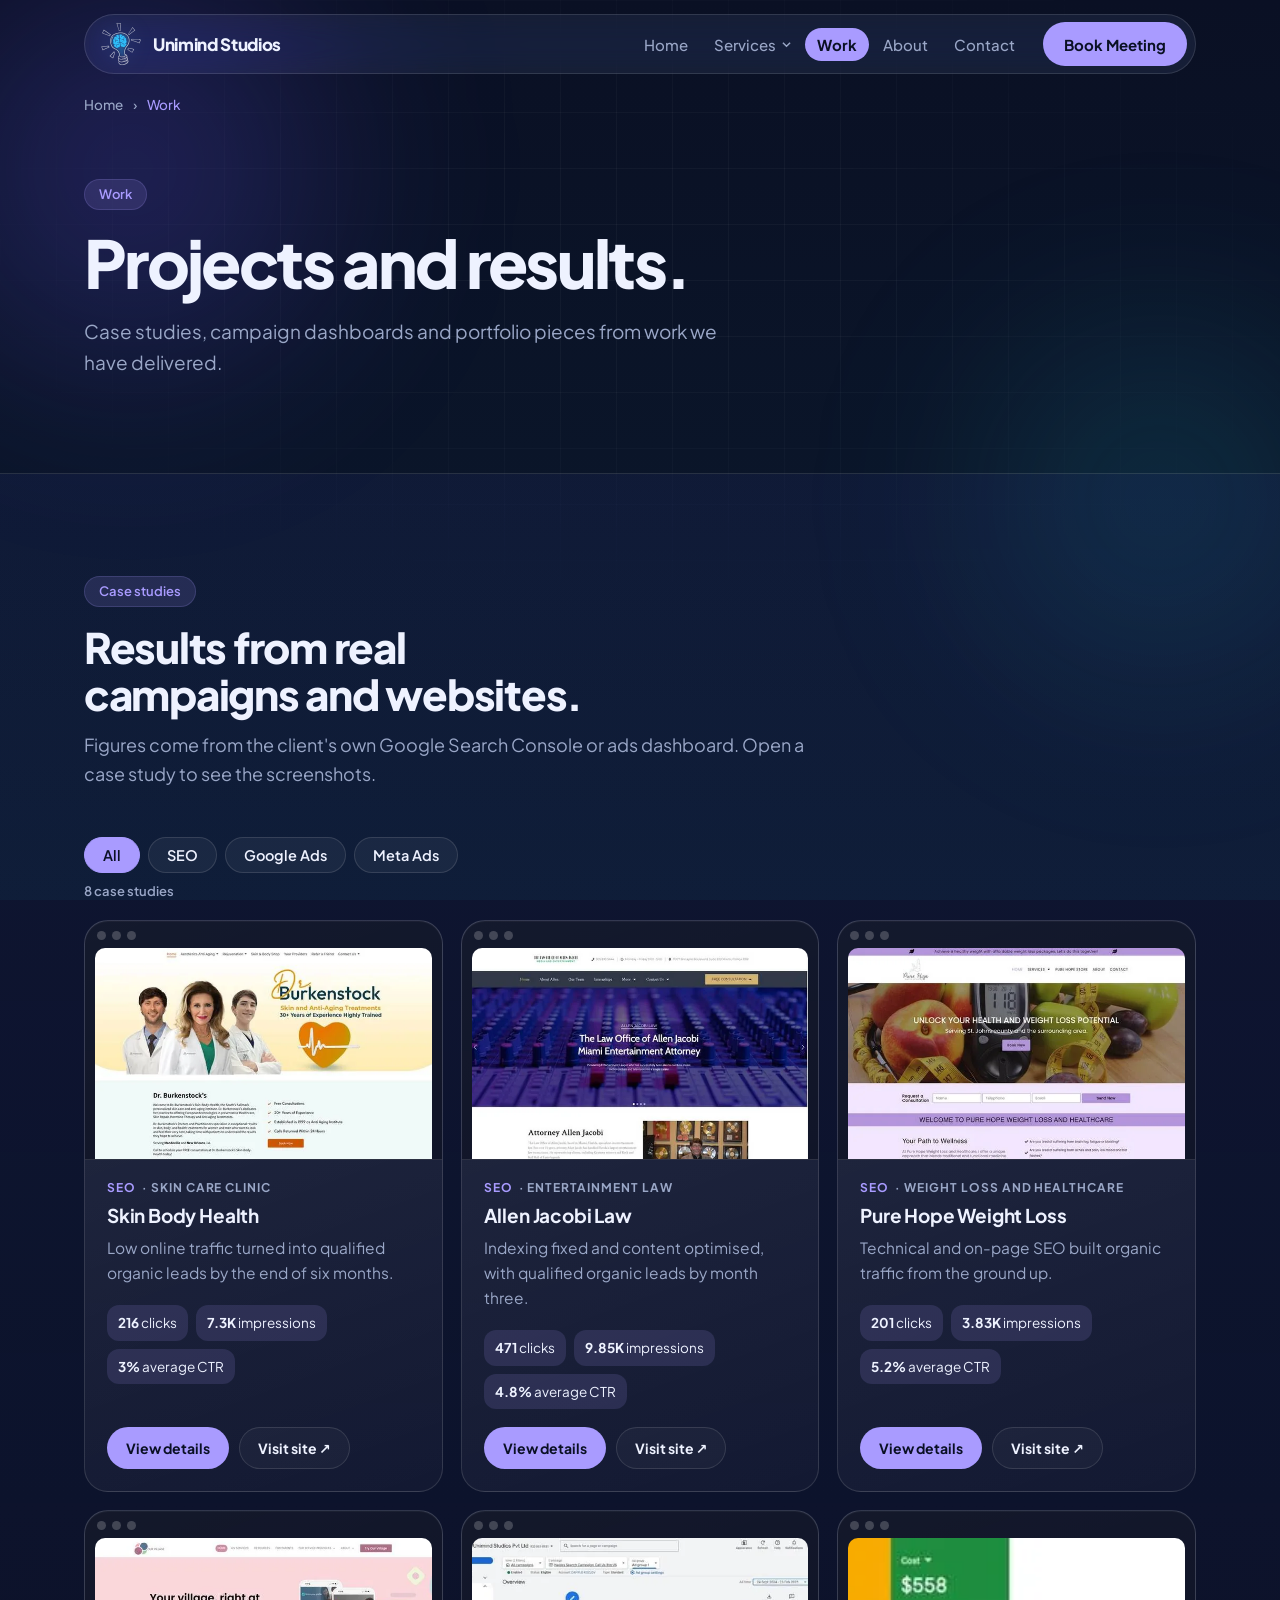
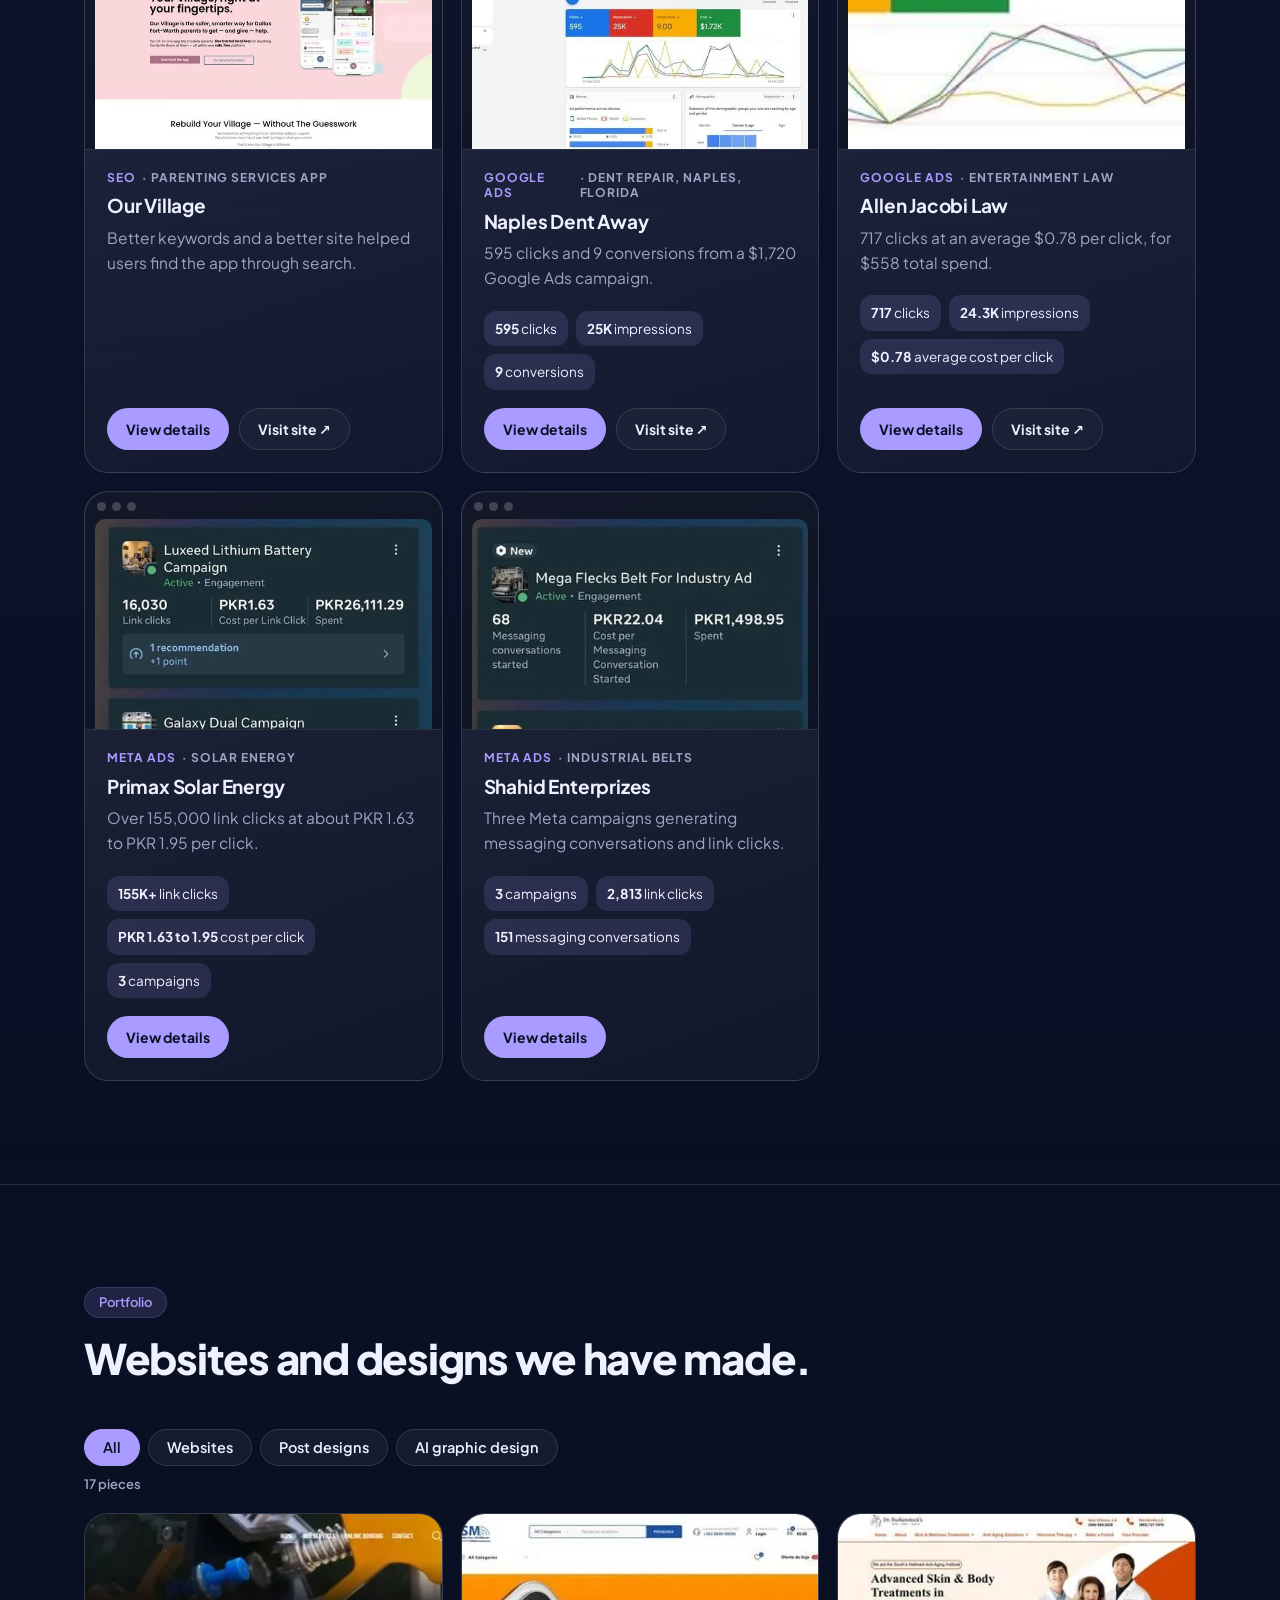
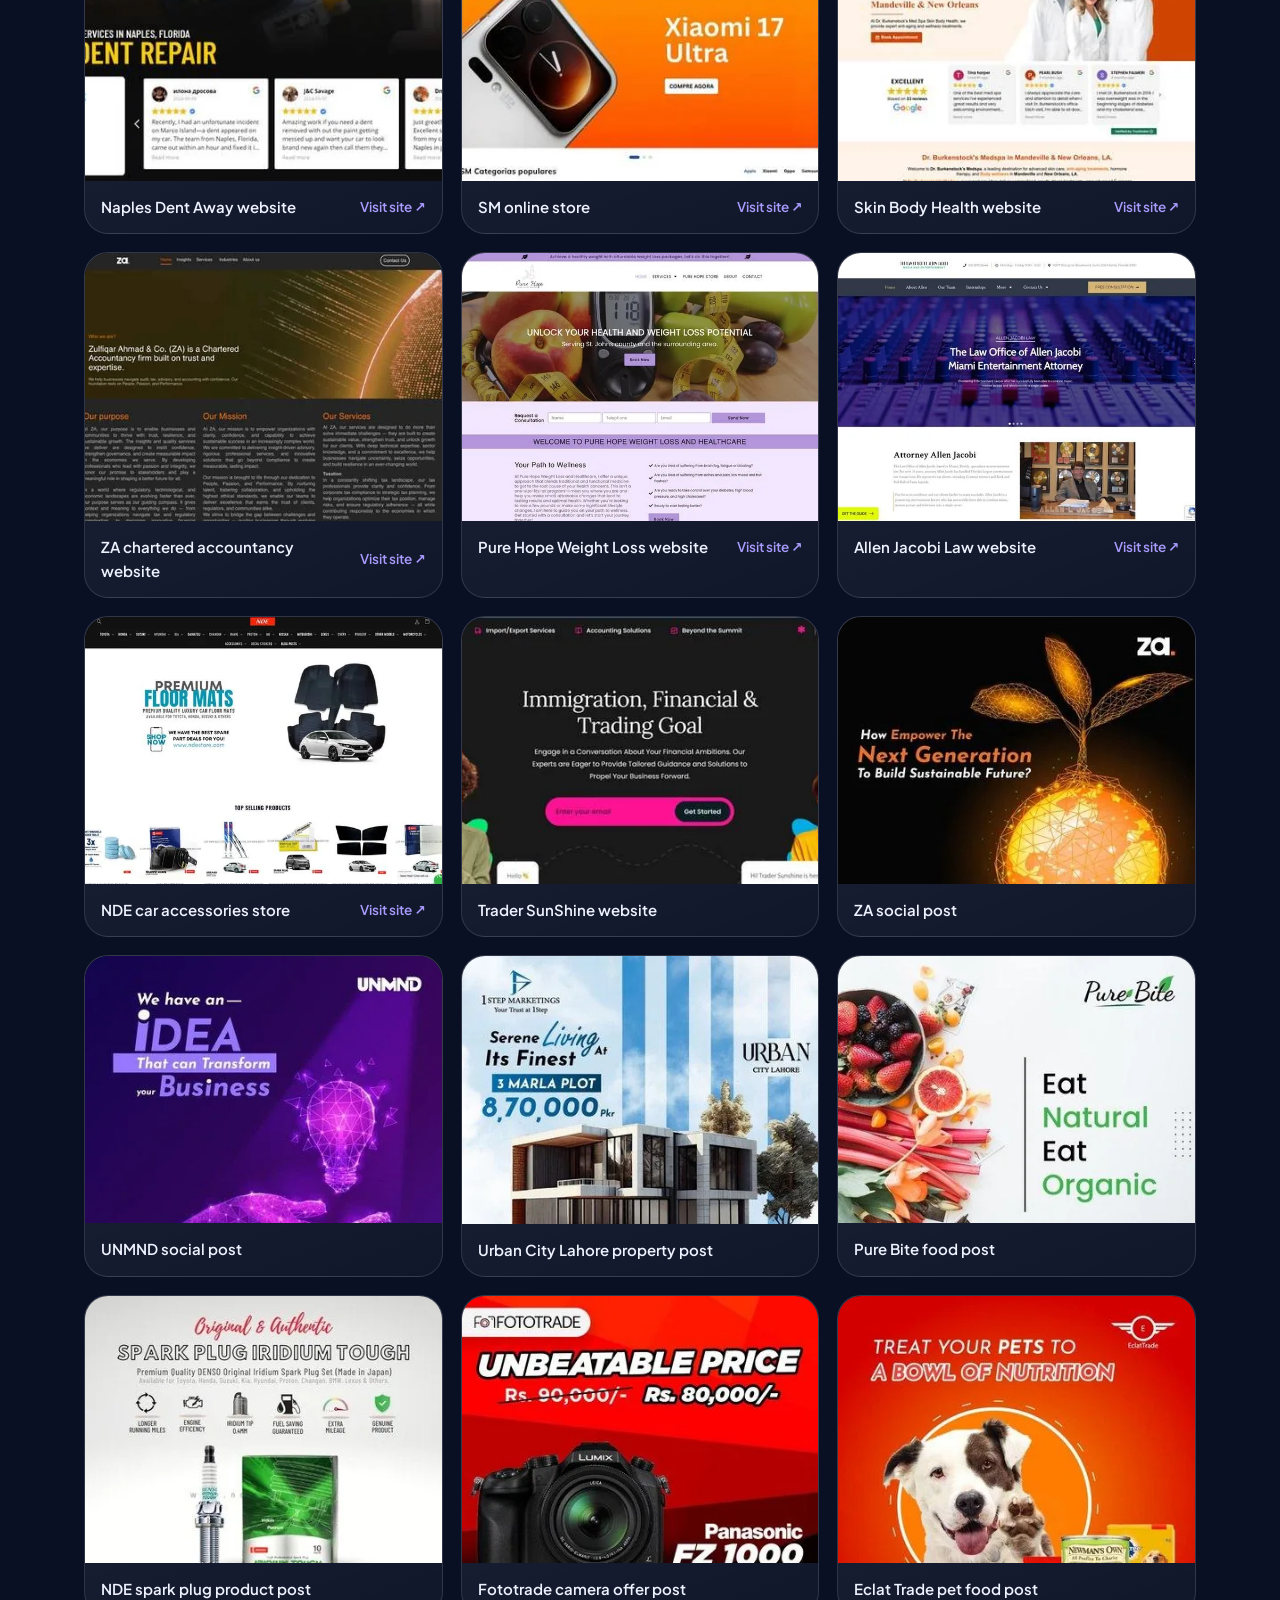
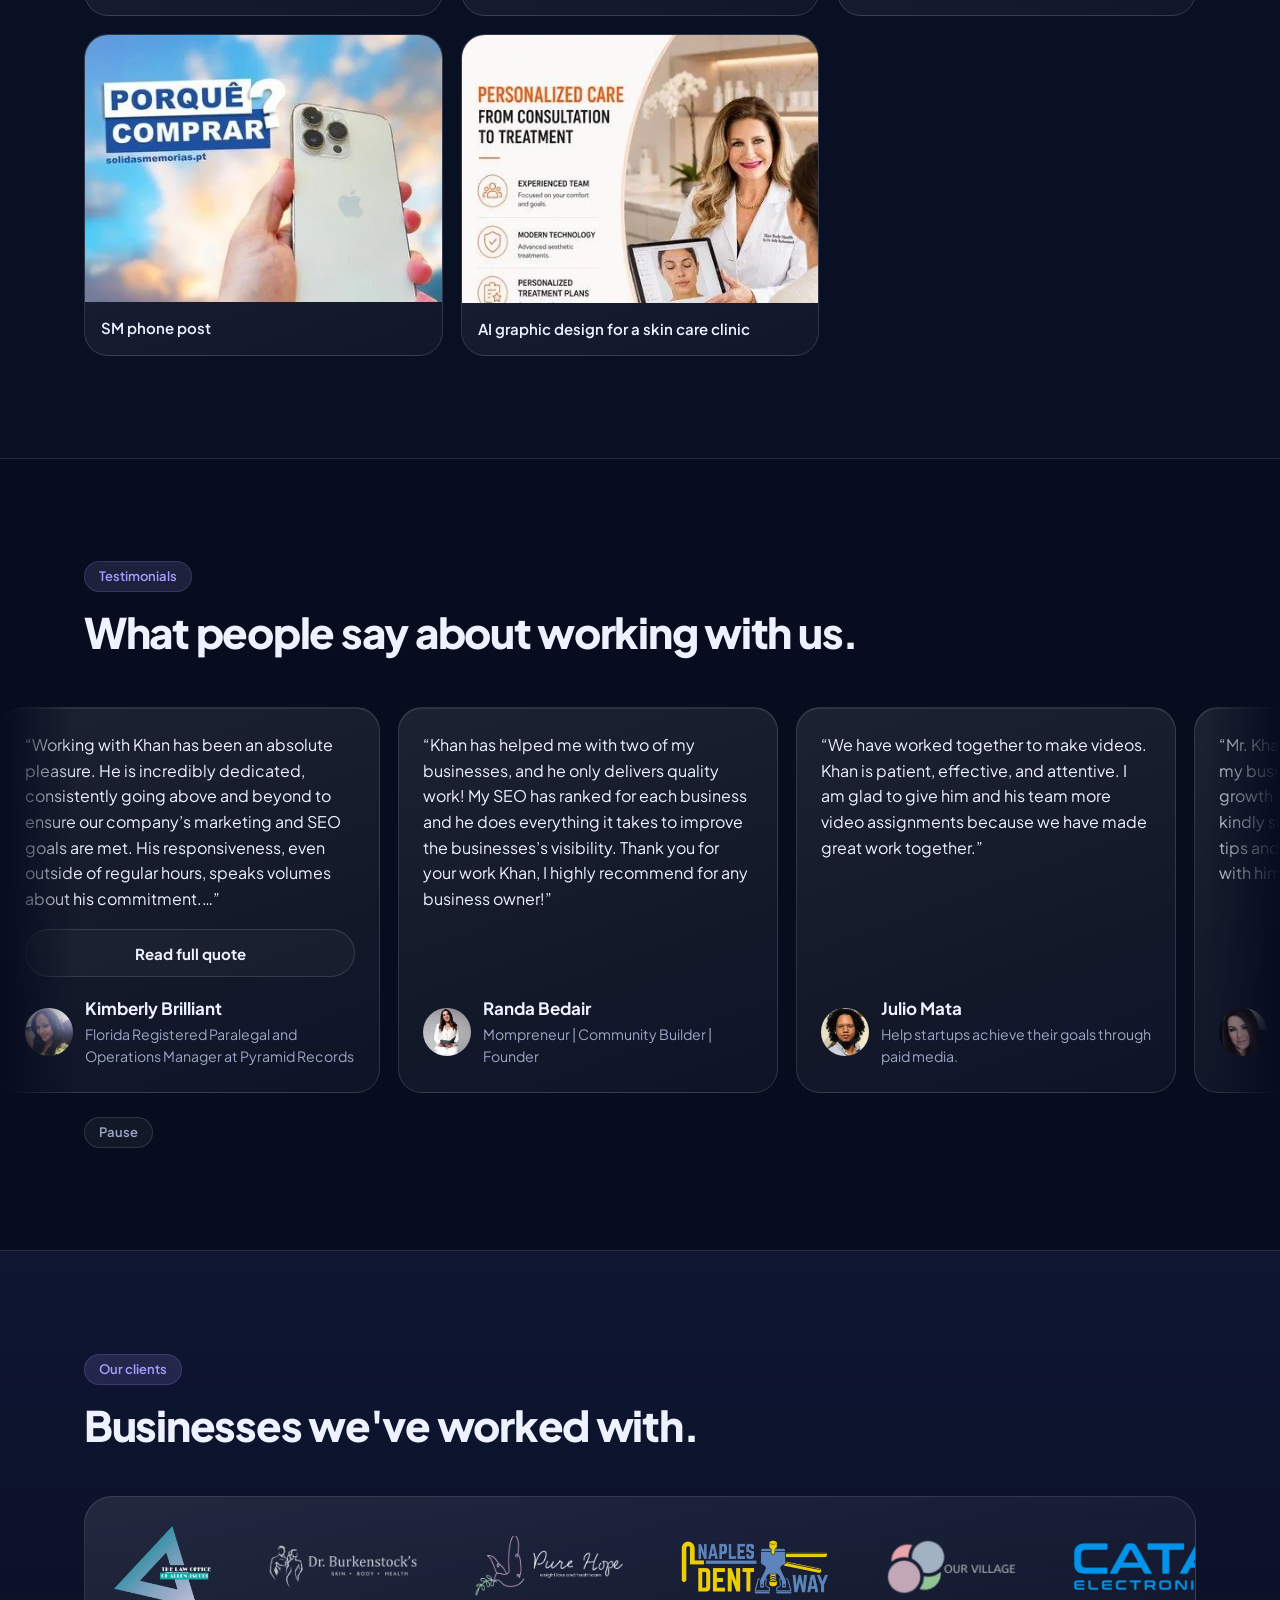
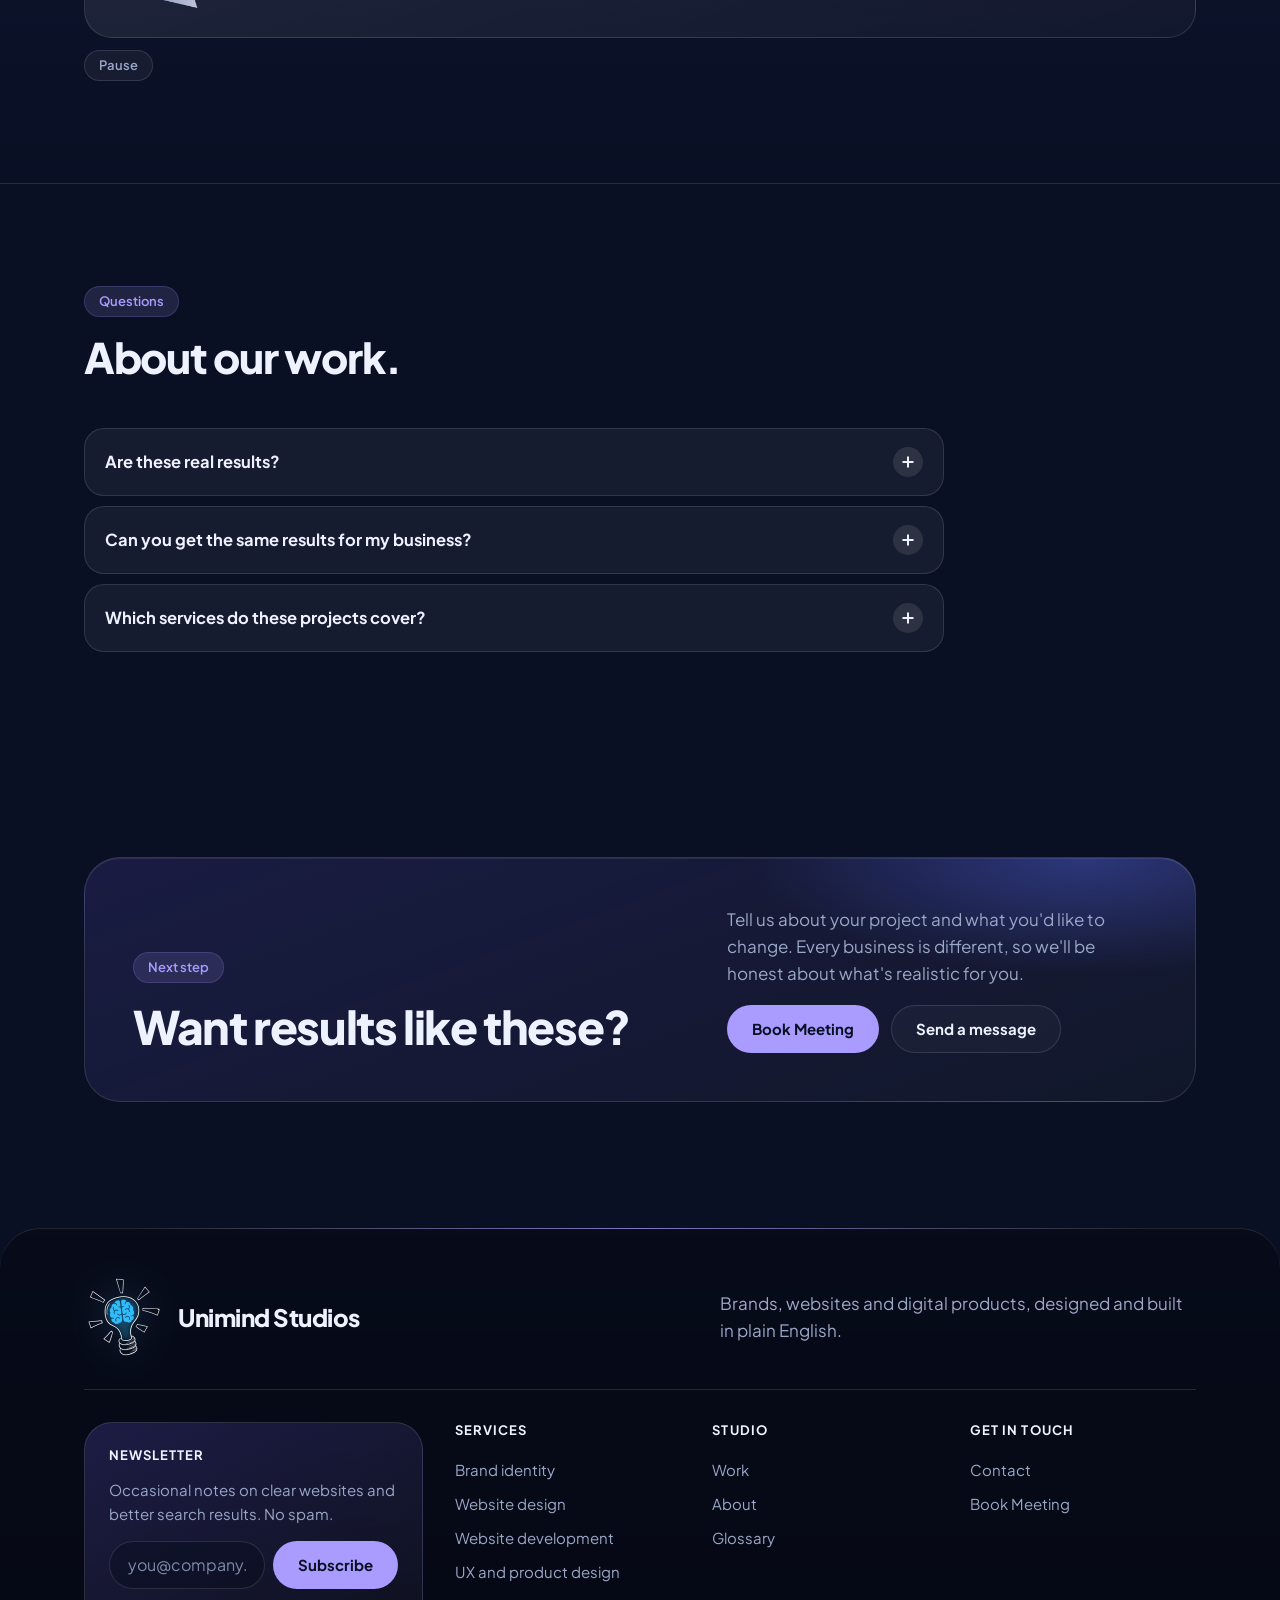
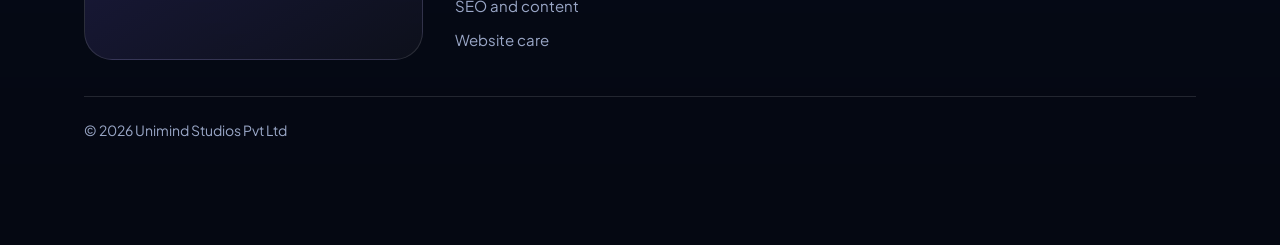
<file: work/index.html>
<!doctype html>
<html lang="en" data-root="../" data-booking="https://calendar.app.google/8Rh3U5bq6RLApSBVA" data-endpoint="">
<head>
<meta charset="utf-8">
<script>document.documentElement.classList.add("js")</script>
<meta name="viewport" content="width=device-width, initial-scale=1, viewport-fit=cover">
<title>Our Work | Case Studies and Portfolio | Unimind Studios</title>
<meta name="description" content="Case studies, websites and design work from Unimind Studios, with the challenge, what we did and the results for each real project we have delivered.">
<meta name="robots" content="index, follow, max-image-preview:large">
<meta name="theme-color" content="#0A1024">
<link rel="canonical" href="https://www.unimindstudios.com/work/">
<meta property="og:url" content="https://www.unimindstudios.com/work/">
<meta property="og:image" content="https://www.unimindstudios.com/assets/img/og-image.jpg">
<meta property="og:image:width" content="1200">
<meta property="og:image:height" content="630">
<meta name="twitter:image" content="https://www.unimindstudios.com/assets/img/og-image.jpg">
<meta property="og:type" content="website">
<meta property="og:site_name" content="Unimind Studios">
<meta property="og:title" content="Our Work | Case Studies and Portfolio | Unimind Studios">
<meta property="og:description" content="Case studies, websites and design work from Unimind Studios, with the challenge, what we did and the results for each real project we have delivered.">
<meta property="og:locale" content="en">
<meta name="twitter:card" content="summary_large_image">
<meta name="twitter:title" content="Our Work | Case Studies and Portfolio | Unimind Studios">
<meta name="twitter:description" content="Case studies, websites and design work from Unimind Studios, with the challenge, what we did and the results for each real project we have delivered.">
<link rel="icon" href="../favicon.ico" sizes="48x48">
<link rel="icon" href="../assets/img/icon-32.png" type="image/png" sizes="32x32">
<link rel="icon" href="../assets/img/icon-16.png" type="image/png" sizes="16x16">
<link rel="apple-touch-icon" href="../assets/img/apple-touch-icon.png">
<link rel="manifest" href="../site.webmanifest">
<link rel="preload" href="../assets/fonts/plus-jakarta-sans-latin-wght-normal.woff2" as="font" type="font/woff2" crossorigin>
<link rel="stylesheet" href="../assets/css/style.css?v=e2ec5138">
<script type="application/ld+json">{"@context":"https://schema.org","@graph":[{"@type":["ProfessionalService","Organization"],"@id":"https://www.unimindstudios.com/#organization","name":"Unimind Studios","legalName":"Unimind Studios Pvt Ltd","description":"A studio that designs and builds brands, websites and digital products.","knowsAbout":["Brand identity","Website design","Website development","UX and product design","SEO and content","Website care"],"url":"https://www.unimindstudios.com/","logo":{"@type":"ImageObject","url":"https://www.unimindstudios.com/assets/img/logo-512.png","width":512,"height":512},"image":"https://www.unimindstudios.com/assets/img/og-image.jpg","geo":{"@type":"GeoCoordinates","latitude":31.513101,"longitude":74.3447198},"hasMap":"https://www.google.com/maps/search/?api=1&query=31.513101,74.3447198","makesOffer":[{"@type":"Offer","itemOffered":{"@type":"Service","name":"Brand identity","url":"https://www.unimindstudios.com/services/brand-identity/"}},{"@type":"Offer","itemOffered":{"@type":"Service","name":"Website design","url":"https://www.unimindstudios.com/services/website-design/"}},{"@type":"Offer","itemOffered":{"@type":"Service","name":"Website development","url":"https://www.unimindstudios.com/services/website-development/"}},{"@type":"Offer","itemOffered":{"@type":"Service","name":"UX and product design","url":"https://www.unimindstudios.com/services/ux-product-design/"}},{"@type":"Offer","itemOffered":{"@type":"Service","name":"SEO and content","url":"https://www.unimindstudios.com/services/seo-content/"}},{"@type":"Offer","itemOffered":{"@type":"Service","name":"Website care","url":"https://www.unimindstudios.com/services/website-care/"}}]},{"@type":"WebSite","@id":"https://www.unimindstudios.com/#website","name":"Unimind Studios","publisher":{"@id":"https://www.unimindstudios.com/#organization"},"inLanguage":"en","url":"https://www.unimindstudios.com/"},{"@type":"BreadcrumbList","@id":"https://www.unimindstudios.com/work/#breadcrumb","itemListElement":[{"@type":"ListItem","position":1,"name":"Home","item":"https://www.unimindstudios.com/"},{"@type":"ListItem","position":2,"name":"Work","item":"https://www.unimindstudios.com/work/"}]},{"@type":"CollectionPage","@id":"https://www.unimindstudios.com/work/#webpage","name":"Our Work | Case Studies and Portfolio | Unimind Studios","description":"Case studies, websites and design work from Unimind Studios, with the challenge, what we did and the results for each real project we have delivered.","inLanguage":"en","isPartOf":{"@id":"https://www.unimindstudios.com/#website"},"about":{"@id":"https://www.unimindstudios.com/#organization"},"url":"https://www.unimindstudios.com/work/","breadcrumb":{"@id":"https://www.unimindstudios.com/work/#breadcrumb"}},{"@type":"FAQPage","mainEntity":[{"@type":"Question","name":"Are these real results?","acceptedAnswer":{"@type":"Answer","text":"Yes. Every figure on this page comes from the client's own Google Search Console or ads dashboard, and the screenshots are inside each case study. Where we worked a number out ourselves, it is marked as calculated."}},{"@type":"Question","name":"Can you get the same results for my business?","acceptedAnswer":{"@type":"Answer","text":"We can't promise that. Results depend on your field, competition, budget and starting point. After a first meeting we'll tell you honestly what looks realistic."}},{"@type":"Question","name":"Which services do these projects cover?","acceptedAnswer":{"@type":"Answer","text":"The case studies cover SEO, Google Ads and Meta Ads. The portfolio shows websites, social post designs and AI-assisted graphic design."}}]}]}</script>
</head>
<body>
<div class="bgfx" aria-hidden="true"><i></i></div>
<a class="skip" href="#main">Skip to content</a>
<header class="site-header">
  <div class="wrap hdr">
    <a class="logo" href="../" aria-label="Unimind Studios home"><img class="mark" src="../assets/img/logo-mark-88.webp" width="44" height="44" alt="" decoding="async"><span class="long">Unimind Studios</span></a>
    <nav class="nav" aria-label="Main">
      <a href="../"><span>Home</span></a>
      <div class="has-mega">
        <button type="button" class="" data-mega-btn aria-expanded="false" aria-controls="mega"><span>Services</span>
          <svg class="chev" viewBox="0 0 10 10" aria-hidden="true"><path d="M1 3l4 4 4-4" fill="none" stroke="currentColor" stroke-width="1.6"/></svg></button>
        <div class="mega" id="mega"><div class="wrap mega-grid">
          <div class="mega-intro"><p class="mega-title">Six ways we can help</p><p>From the first sketch of your logo to the site that keeps working years later.</p><a class="btn btn-ghost" href="../services/">See all services</a></div>
          <div class="mega-list"><a href="../services/brand-identity/"><strong>Brand identity</strong><small>Name, logo, colours and voice</small></a><a href="../services/website-design/"><strong>Website design</strong><small>Pages laid out around your customer</small></a><a href="../services/website-development/"><strong>Website development</strong><small>Fast, accessible code you own</small></a><a href="../services/ux-product-design/"><strong>UX and product design</strong><small>Apps and tools people can figure out</small></a><a href="../services/seo-content/"><strong>SEO and content</strong><small>Help people find you on search</small></a><a href="../services/website-care/"><strong>Website care</strong><small>Updates, fixes and monthly reports</small></a></div>
        </div></div>
      </div>
      <a href="../work/" aria-current="page"><span>Work</span></a><a href="../about/"><span>About</span></a><a href="../contact/"><span>Contact</span></a>
    </nav>
    <a class="btn btn-primary" href="https://calendar.app.google/8Rh3U5bq6RLApSBVA" target="_blank" rel="noopener" data-book>Book Meeting</a>
    <button class="burger" type="button" data-burger aria-expanded="false" aria-controls="mobile-menu" aria-label="Open menu"><svg viewBox="0 0 20 14" aria-hidden="true"><path d="M0 1h20M0 7h20M0 13h20" stroke="currentColor" stroke-width="1.8"/></svg></button>
  </div>
</header>
<nav class="mobile-menu" id="mobile-menu" aria-label="Mobile"><a href="../">Home</a><a href="../services/">Services</a><div class="sub"><a href="../services/brand-identity/">Brand identity</a><a href="../services/website-design/">Website design</a><a href="../services/website-development/">Website development</a><a href="../services/ux-product-design/">UX and product design</a><a href="../services/seo-content/">SEO and content</a><a href="../services/website-care/">Website care</a></div><a href="../work/">Work</a><a href="../about/">About</a><a href="../contact/">Contact</a><a class="btn btn-primary" href="https://calendar.app.google/8Rh3U5bq6RLApSBVA" target="_blank" rel="noopener" data-book>Book Meeting</a></nav>
<nav class="crumbs" aria-label="Breadcrumb"><div class="wrap"><ol><li><a href="../">Home</a></li><li aria-current="page">Work</li></ol></div></nav>
<main id="main">
<section class="pg-hero"><div class="wrap"><span class="tag">Work</span><h1>Projects and results.</h1><p class="lede">Case studies, campaign dashboards and portfolio pieces from work we have delivered.</p></div></section><section class="sec " aria-labelledby="case-studies-h"><div class="wrap"><div class="sec-head reveal"><span class="tag">Case studies</span><div><h2 id="case-studies-h">Results from real campaigns and websites.</h2><p>Figures come from the client's own Google Search Console or ads dashboard. Open a case study to see the screenshots.</p></div></div><div data-filter-group data-one="case study" data-many="case studies"><div class="filters" role="group" aria-label="Filter case studies"><button type="button" data-f="All" aria-pressed="true">All</button><button type="button" data-f="SEO" aria-pressed="false">SEO</button><button type="button" data-f="Google Ads" aria-pressed="false">Google Ads</button><button type="button" data-f="Meta Ads" aria-pressed="false">Meta Ads</button></div><p class="count" aria-live="polite">8 case studies</p><div class="cgrid"><article class="ccard" data-cat="SEO"><div class="frame"><div class="frame-bar" aria-hidden="true"><i></i><i></i><i></i></div><img src="../assets/img/work/cs1_site.webp" alt="Skin Body Health website screenshot" width="640" height="419" loading="lazy" decoding="async"></div><div class="cbody"><span class="label"><b>SEO</b> · Skin care clinic</span><h3>Skin Body Health</h3><p>Low online traffic turned into qualified organic leads by the end of six months.</p><div class="metrics"><span><b>216</b> clicks</span><span><b>7.3K</b> impressions</span><span><b>3%</b> average CTR</span></div>
<div class="cact"><button type="button" class="btn btn-primary" data-open="cs-0-skin-body-health">View details</button><a class="btn btn-ghost" href="https://skinbodyhealth.com/" target="_blank" rel="noopener noreferrer" aria-label="Visit site: Skin Body Health (opens in a new tab)">Visit site ↗</a></div></div><div id="cs-0-skin-body-health" hidden><span class="tag">SEO</span><h2 id="dlg-h">Skin Body Health</h2><p class="muted">Skin care clinic</p>
<div class='kpis'><div class="kpi"><b>216</b><span>clicks</span></div><div class="kpi"><b>7.3K</b><span>impressions</span></div><div class="kpi"><b>3%</b><span>average CTR</span></div><div class="kpi"><b>17.5</b><span>average position</span></div></div><p>Skin Body Health had a solid business but struggled with low online traffic. After auditing and optimising the website, we improved its SEO with targeted keywords, fresh content and more. Relevant traffic increased within a month, and by the end of six months the business was getting qualified leads from organic search.</p>
<div class="shots"><figure class="shot"><img src="../assets/img/work/cs1_site.webp" alt="Skin Body Health website screenshot" width="640" height="419" loading="lazy" decoding="async"><figcaption>Skin Body Health website screenshot</figcaption></figure><figure class="shot"><img src="../assets/img/work/cs1_gsc.webp" alt="Skin Body Health Google Search Console results" width="800" height="552" loading="lazy" decoding="async"><figcaption>Skin Body Health Google Search Console results</figcaption></figure><figure class="shot"><img src="../assets/img/work/cs1_mob.webp" alt="Skin Body Health mobile view" width="297" height="800" loading="lazy" decoding="async"><figcaption>Skin Body Health mobile view</figcaption></figure></div><p class='fine'>Figures from the Google Search Console screenshot supplied with the project.</p><p><a class="btn btn-ghost" href="https://skinbodyhealth.com/" target="_blank" rel="noopener noreferrer" aria-label="Visit site: Skin Body Health (opens in a new tab)">Visit site ↗</a></p></div></article><article class="ccard" data-cat="SEO"><div class="frame"><div class="frame-bar" aria-hidden="true"><i></i><i></i><i></i></div><img src="../assets/img/work/cs2_site.webp" alt="Allen Jacobi Law website screenshot" width="640" height="464" loading="lazy" decoding="async"></div><div class="cbody"><span class="label"><b>SEO</b> · Entertainment law</span><h3>Allen Jacobi Law</h3><p>Indexing fixed and content optimised, with qualified organic leads by month three.</p><div class="metrics"><span><b>471</b> clicks</span><span><b>9.85K</b> impressions</span><span><b>4.8%</b> average CTR</span></div>
<div class="cact"><button type="button" class="btn btn-primary" data-open="cs-1-allen-jacobi-law">View details</button><a class="btn btn-ghost" href="https://allenjacobilaw.com/" target="_blank" rel="noopener noreferrer" aria-label="Visit site: Allen Jacobi Law (opens in a new tab)">Visit site ↗</a></div></div><div id="cs-1-allen-jacobi-law" hidden><span class="tag">SEO</span><h2 id="dlg-h">Allen Jacobi Law</h2><p class="muted">Entertainment law</p>
<div class='kpis'><div class="kpi"><b>471</b><span>clicks</span></div><div class="kpi"><b>9.85K</b><span>impressions</span></div><div class="kpi"><b>4.8%</b><span>average CTR</span></div><div class="kpi"><b>17.5</b><span>average position</span></div></div><p>Allen Jacobi Law had indexing issues despite a strong reputation. After we resolved the indexing problems, optimised the content and added more long-tail keywords, traffic picked up within a month. By the third month, qualified leads were coming in through organic search.</p>
<div class="shots"><figure class="shot"><img src="../assets/img/work/cs2_site.webp" alt="Allen Jacobi Law website screenshot" width="640" height="464" loading="lazy" decoding="async"><figcaption>Allen Jacobi Law website screenshot</figcaption></figure><figure class="shot"><img src="../assets/img/work/cs2_gsc.webp" alt="Allen Jacobi Law Google Search Console results" width="800" height="643" loading="lazy" decoding="async"><figcaption>Allen Jacobi Law Google Search Console results</figcaption></figure><figure class="shot"><img src="../assets/img/work/cs2_mob.webp" alt="Allen Jacobi Law mobile view" width="274" height="800" loading="lazy" decoding="async"><figcaption>Allen Jacobi Law mobile view</figcaption></figure></div><p class='fine'>Figures from the Google Search Console screenshot supplied with the project.</p><p><a class="btn btn-ghost" href="https://allenjacobilaw.com/" target="_blank" rel="noopener noreferrer" aria-label="Visit site: Allen Jacobi Law (opens in a new tab)">Visit site ↗</a></p></div></article><article class="ccard" data-cat="SEO"><div class="frame"><div class="frame-bar" aria-hidden="true"><i></i><i></i><i></i></div><img src="../assets/img/work/cs3_site.webp" alt="Pure Hope Weight Loss website screenshot" width="640" height="463" loading="lazy" decoding="async"></div><div class="cbody"><span class="label"><b>SEO</b> · Weight loss and healthcare</span><h3>Pure Hope Weight Loss</h3><p>Technical and on-page SEO built organic traffic from the ground up.</p><div class="metrics"><span><b>201</b> clicks</span><span><b>3.83K</b> impressions</span><span><b>5.2%</b> average CTR</span></div>
<div class="cact"><button type="button" class="btn btn-primary" data-open="cs-2-pure-hope-weight-loss">View details</button><a class="btn btn-ghost" href="https://purehopeweightloss.com/" target="_blank" rel="noopener noreferrer" aria-label="Visit site: Pure Hope Weight Loss (opens in a new tab)">Visit site ↗</a></div></div><div id="cs-2-pure-hope-weight-loss" hidden><span class="tag">SEO</span><h2 id="dlg-h">Pure Hope Weight Loss</h2><p class="muted">Weight loss and healthcare</p>
<div class='kpis'><div class="kpi"><b>201</b><span>clicks</span></div><div class="kpi"><b>3.83K</b><span>impressions</span></div><div class="kpi"><b>5.2%</b><span>average CTR</span></div><div class="kpi"><b>24.5</b><span>average position</span></div></div><p>Pure Hope Weight Loss had a successful business but was struggling to attract online traffic. We started from the ground up, addressing both technical SEO and on-page optimisation. After auditing and optimising the website, we identified the target audience and the best keywords to attract them, revamped the content to make it more user-friendly and added long-tail keywords to help boost organic traffic.</p>
<div class="shots"><figure class="shot"><img src="../assets/img/work/cs3_site.webp" alt="Pure Hope Weight Loss website screenshot" width="640" height="463" loading="lazy" decoding="async"><figcaption>Pure Hope Weight Loss website screenshot</figcaption></figure><figure class="shot"><img src="../assets/img/work/cs3_gsc.webp" alt="Pure Hope Weight Loss Google Search Console results" width="800" height="642" loading="lazy" decoding="async"><figcaption>Pure Hope Weight Loss Google Search Console results</figcaption></figure><figure class="shot"><img src="../assets/img/work/cs3_mob.webp" alt="Pure Hope Weight Loss mobile view" width="275" height="800" loading="lazy" decoding="async"><figcaption>Pure Hope Weight Loss mobile view</figcaption></figure></div><p class='fine'>Figures from the Google Search Console screenshot supplied with the project.</p><p><a class="btn btn-ghost" href="https://purehopeweightloss.com/" target="_blank" rel="noopener noreferrer" aria-label="Visit site: Pure Hope Weight Loss (opens in a new tab)">Visit site ↗</a></p></div></article><article class="ccard" data-cat="SEO"><div class="frame"><div class="frame-bar" aria-hidden="true"><i></i><i></i><i></i></div><img src="../assets/img/work/cs4_site.webp" alt="Our Village website screenshot" width="640" height="483" loading="lazy" decoding="async"></div><div class="cbody"><span class="label"><b>SEO</b> · Parenting services app</span><h3>Our Village</h3><p>Better keywords and a better site helped users find the app through search.</p>
<div class="cact"><button type="button" class="btn btn-primary" data-open="cs-3-our-village">View details</button><a class="btn btn-ghost" href="https://ourvillageapp.org/" target="_blank" rel="noopener noreferrer" aria-label="Visit site: Our Village (opens in a new tab)">Visit site ↗</a></div></div><div id="cs-3-our-village" hidden><span class="tag">SEO</span><h2 id="dlg-h">Our Village</h2><p class="muted">Parenting services app</p>
<p>This client had a great app but poor online visibility. After optimising their website and targeting the right keywords, we helped increase their traffic significantly, and users were finally finding the app through organic search.</p>
<div class="shots"><figure class="shot"><img src="../assets/img/work/cs4_site.webp" alt="Our Village website screenshot" width="640" height="483" loading="lazy" decoding="async"><figcaption>Our Village website screenshot</figcaption></figure></div><p><a class="btn btn-ghost" href="https://ourvillageapp.org/" target="_blank" rel="noopener noreferrer" aria-label="Visit site: Our Village (opens in a new tab)">Visit site ↗</a></p></div></article><article class="ccard" data-cat="Google Ads"><div class="frame"><div class="frame-bar" aria-hidden="true"><i></i><i></i><i></i></div><img src="../assets/img/work/cs5_ads.webp" alt="Naples Dent Away ads results dashboard" width="800" height="373" loading="lazy" decoding="async"></div><div class="cbody"><span class="label"><b>Google Ads</b> · Dent repair, Naples, Florida</span><h3>Naples Dent Away</h3><p>595 clicks and 9 conversions from a $1,720 Google Ads campaign.</p><div class="metrics"><span><b>595</b> clicks</span><span><b>25K</b> impressions</span><span><b>9</b> conversions</span></div>
<div class="cact"><button type="button" class="btn btn-primary" data-open="cs-4-naples-dent-away">View details</button><a class="btn btn-ghost" href="https://naplesdentaway.com/" target="_blank" rel="noopener noreferrer" aria-label="Visit site: Naples Dent Away (opens in a new tab)">Visit site ↗</a></div></div><div id="cs-4-naples-dent-away" hidden><span class="tag">Google Ads</span><h2 id="dlg-h">Naples Dent Away</h2><p class="muted">Dent repair, Naples, Florida</p>
<div class='kpis'><div class="kpi"><b>595</b><span>clicks</span></div><div class="kpi"><b>25K</b><span>impressions</span></div><div class="kpi"><b>9</b><span>conversions</span></div><div class="kpi"><b>$1,720</b><span>total spend</span></div><div class="kpi"><b>$2.89</b><span>average cost per click (calculated)</span></div></div><p>Naples Dent Away, a dent repair service in Naples, Florida, ran a digital advertising campaign to boost its online visibility. The campaign generated 595 clicks from 25,000 impressions, resulting in 9 conversions. With a total spend of $1,720, the average cost per click was approximately $2.89. While the click-through rate was strong, the campaign points to clear areas for conversion rate optimisation. The business continues to build brand awareness and connect with local customers through strategic digital marketing.</p>
<div class="shots"><figure class="shot"><img src="../assets/img/work/cs5_ads.webp" alt="Naples Dent Away ads results dashboard" width="800" height="373" loading="lazy" decoding="async"><figcaption>Naples Dent Away ads results dashboard</figcaption></figure></div><p class='fine'>Figures from the Google Ads dashboard screenshot supplied with the project.</p><p><a class="btn btn-ghost" href="https://naplesdentaway.com/" target="_blank" rel="noopener noreferrer" aria-label="Visit site: Naples Dent Away (opens in a new tab)">Visit site ↗</a></p></div></article><article class="ccard" data-cat="Google Ads"><div class="frame"><div class="frame-bar" aria-hidden="true"><i></i><i></i><i></i></div><img src="../assets/img/work/cs6_kpi.webp" alt="Allen Jacobi Law campaign results summary" width="640" height="140" loading="lazy" decoding="async"></div><div class="cbody"><span class="label"><b>Google Ads</b> · Entertainment law</span><h3>Allen Jacobi Law</h3><p>717 clicks at an average $0.78 per click, for $558 total spend.</p><div class="metrics"><span><b>717</b> clicks</span><span><b>24.3K</b> impressions</span><span><b>$0.78</b> average cost per click</span></div>
<div class="cact"><button type="button" class="btn btn-primary" data-open="cs-5-allen-jacobi-law">View details</button><a class="btn btn-ghost" href="https://allenjacobilaw.com/" target="_blank" rel="noopener noreferrer" aria-label="Visit site: Allen Jacobi Law (opens in a new tab)">Visit site ↗</a></div></div><div id="cs-5-allen-jacobi-law" hidden><span class="tag">Google Ads</span><h2 id="dlg-h">Allen Jacobi Law</h2><p class="muted">Entertainment law</p>
<div class='kpis'><div class="kpi"><b>717</b><span>clicks</span></div><div class="kpi"><b>24.3K</b><span>impressions</span></div><div class="kpi"><b>$0.78</b><span>average cost per click</span></div><div class="kpi"><b>$558</b><span>total spend</span></div></div><p>Allen Jacobi Law Firm, which specialises in entertainment law, ran a Google Ads campaign that delivered strong engagement. The campaign generated 717 clicks from 24.3K impressions, with an average cost per click of $0.78 and a total spend of $558, showing effective outreach and targeted visibility.</p>
<div class="shots"><figure class="shot"><img src="../assets/img/work/cs6_kpi.webp" alt="Allen Jacobi Law campaign results summary" width="640" height="140" loading="lazy" decoding="async"><figcaption>Allen Jacobi Law campaign results summary</figcaption></figure><figure class="shot"><img src="../assets/img/work/cs6_dev.webp" alt="Allen Jacobi Law results by device" width="244" height="205" loading="lazy" decoding="async"><figcaption>Allen Jacobi Law results by device</figcaption></figure><figure class="shot"><img src="../assets/img/work/cs6_kw.webp" alt="Allen Jacobi Law keyword results" width="244" height="209" loading="lazy" decoding="async"><figcaption>Allen Jacobi Law keyword results</figcaption></figure></div><p class='fine'>Figures from the Google Ads dashboard screenshots supplied with the project.</p><p><a class="btn btn-ghost" href="https://allenjacobilaw.com/" target="_blank" rel="noopener noreferrer" aria-label="Visit site: Allen Jacobi Law (opens in a new tab)">Visit site ↗</a></p></div></article><article class="ccard" data-cat="Meta Ads"><div class="frame"><div class="frame-bar" aria-hidden="true"><i></i><i></i><i></i></div><img src="../assets/img/work/cs7_ads.webp" alt="Primax Solar Energy ads results dashboard" width="505" height="640" loading="lazy" decoding="async"></div><div class="cbody"><span class="label"><b>Meta Ads</b> · Solar energy</span><h3>Primax Solar Energy</h3><p>Over 155,000 link clicks at about PKR 1.63 to PKR 1.95 per click.</p><div class="metrics"><span><b>155K+</b> link clicks</span><span><b>PKR 1.63 to 1.95</b> cost per click</span><span><b>3</b> campaigns</span></div>
<div class="cact"><button type="button" class="btn btn-primary" data-open="cs-6-primax-solar-energy">View details</button></div></div><div id="cs-6-primax-solar-energy" hidden><span class="tag">Meta Ads</span><h2 id="dlg-h">Primax Solar Energy</h2><p class="muted">Solar energy</p>
<div class='kpis'><div class="kpi"><b>155K+</b><span>link clicks</span></div><div class="kpi"><b>PKR 1.63 to 1.95</b><span>cost per click</span></div><div class="kpi"><b>3</b><span>campaigns</span></div></div><p>Across three recent campaigns, we achieved over 155,000 link clicks at an average cost of around PKR 1.63 to PKR 1.95 per click, driving a large volume of cost-effective traffic.</p>
<div class="shots"><figure class="shot"><img src="../assets/img/work/cs7_ads.webp" alt="Primax Solar Energy ads results dashboard" width="505" height="640" loading="lazy" decoding="async"><figcaption>Primax Solar Energy ads results dashboard</figcaption></figure></div><p class='fine'>Figures from the live Meta Ads dashboard screenshot supplied with the project.</p></div></article><article class="ccard" data-cat="Meta Ads"><div class="frame"><div class="frame-bar" aria-hidden="true"><i></i><i></i><i></i></div><img src="../assets/img/work/cs8_ads.webp" alt="Shahid Enterprizes ads results dashboard" width="436" height="640" loading="lazy" decoding="async"></div><div class="cbody"><span class="label"><b>Meta Ads</b> · Industrial belts</span><h3>Shahid Enterprizes</h3><p>Three Meta campaigns generating messaging conversations and link clicks.</p><div class="metrics"><span><b>3</b> campaigns</span><span><b>2,813</b> link clicks</span><span><b>151</b> messaging conversations</span></div>
<div class="cact"><button type="button" class="btn btn-primary" data-open="cs-7-shahid-enterprizes">View details</button></div></div><div id="cs-7-shahid-enterprizes" hidden><span class="tag">Meta Ads</span><h2 id="dlg-h">Shahid Enterprizes</h2><p class="muted">Industrial belts</p>
<div class='kpis'><div class="kpi"><b>3</b><span>campaigns</span></div><div class="kpi"><b>2,813</b><span>link clicks</span></div><div class="kpi"><b>151</b><span>messaging conversations</span></div></div><p>Recent Meta Ads campaigns showing the type of results we generate. The goal is always to generate high-quality leads, conversations and traffic at the lowest possible cost.</p>
<div class="shots"><figure class="shot"><img src="../assets/img/work/cs8_ads.webp" alt="Shahid Enterprizes ads results dashboard" width="436" height="640" loading="lazy" decoding="async"><figcaption>Shahid Enterprizes ads results dashboard</figcaption></figure></div><p class='fine'>Figures from the live Meta Ads dashboard screenshot supplied with the project.</p></div></article></div></div></div></section><section class="sec " aria-labelledby="portfolio-h"><div class="wrap"><div class="sec-head reveal"><span class="tag">Portfolio</span><div><h2 id="portfolio-h">Websites and designs we have made.</h2></div></div><div data-filter-group data-one="piece" data-many="pieces"><div class="filters" role="group" aria-label="Filter portfolio"><button type="button" data-f="All" aria-pressed="true">All</button><button type="button" data-f="Websites" aria-pressed="false">Websites</button><button type="button" data-f="Post designs" aria-pressed="false">Post designs</button><button type="button" data-f="AI graphic design" aria-pressed="false">AI graphic design</button></div><p class="count" aria-live="polite">17 pieces</p><div class="gal"><figure class="gw" data-cat="Websites"><button type="button" class="gi" data-open="gal-0" aria-label="Open Naples Dent Away website"><img src="../assets/img/work/web1.webp" alt="Naples Dent Away website" width="640" height="291" loading="lazy" decoding="async"></button><figcaption><span>Naples Dent Away website</span><a class="gvisit" href="https://naplesdentaway.com/" target="_blank" rel="noopener noreferrer" aria-label="Visit site: Naples Dent Away website (opens in a new tab)">Visit site ↗</a></figcaption><div id="gal-0" hidden><span class="tag">Websites</span><h2 id="dlg-h">Naples Dent Away website</h2><figure class="shot"><img src="../assets/img/work/web1.webp" alt="Naples Dent Away website" width="640" height="291" loading="lazy" decoding="async"></figure><p><a class="btn btn-ghost" href="https://naplesdentaway.com/" target="_blank" rel="noopener noreferrer" aria-label="Visit site: Naples Dent Away website (opens in a new tab)">Visit site ↗</a></p></div></figure><figure class="gw" data-cat="Websites"><button type="button" class="gi" data-open="gal-1" aria-label="Open SM online store"><img src="../assets/img/work/web2.webp" alt="SM online store" width="560" height="288" loading="lazy" decoding="async"></button><figcaption><span>SM online store</span><a class="gvisit" href="https://solidasmemorias.pt/" target="_blank" rel="noopener noreferrer" aria-label="Visit site: SM online store (opens in a new tab)">Visit site ↗</a></figcaption><div id="gal-1" hidden><span class="tag">Websites</span><h2 id="dlg-h">SM online store</h2><figure class="shot"><img src="../assets/img/work/web2.webp" alt="SM online store" width="560" height="288" loading="lazy" decoding="async"></figure><p><a class="btn btn-ghost" href="https://solidasmemorias.pt/" target="_blank" rel="noopener noreferrer" aria-label="Visit site: SM online store (opens in a new tab)">Visit site ↗</a></p></div></figure><figure class="gw" data-cat="Websites"><button type="button" class="gi" data-open="gal-2" aria-label="Open Skin Body Health website"><img src="../assets/img/work/web3.webp" alt="Skin Body Health website" width="560" height="287" loading="lazy" decoding="async"></button><figcaption><span>Skin Body Health website</span><a class="gvisit" href="https://skinbodyhealth.com/" target="_blank" rel="noopener noreferrer" aria-label="Visit site: Skin Body Health website (opens in a new tab)">Visit site ↗</a></figcaption><div id="gal-2" hidden><span class="tag">Websites</span><h2 id="dlg-h">Skin Body Health website</h2><figure class="shot"><img src="../assets/img/work/web3.webp" alt="Skin Body Health website" width="560" height="287" loading="lazy" decoding="async"></figure><p><a class="btn btn-ghost" href="https://skinbodyhealth.com/" target="_blank" rel="noopener noreferrer" aria-label="Visit site: Skin Body Health website (opens in a new tab)">Visit site ↗</a></p></div></figure><figure class="gw" data-cat="Websites"><button type="button" class="gi" data-open="gal-3" aria-label="Open ZA chartered accountancy website"><img src="../assets/img/work/web4.webp" alt="ZA chartered accountancy website" width="640" height="328" loading="lazy" decoding="async"></button><figcaption><span>ZA chartered accountancy website</span><a class="gvisit" href="https://za-company.com/" target="_blank" rel="noopener noreferrer" aria-label="Visit site: ZA chartered accountancy website (opens in a new tab)">Visit site ↗</a></figcaption><div id="gal-3" hidden><span class="tag">Websites</span><h2 id="dlg-h">ZA chartered accountancy website</h2><figure class="shot"><img src="../assets/img/work/web4.webp" alt="ZA chartered accountancy website" width="640" height="328" loading="lazy" decoding="async"></figure><p><a class="btn btn-ghost" href="https://za-company.com/" target="_blank" rel="noopener noreferrer" aria-label="Visit site: ZA chartered accountancy website (opens in a new tab)">Visit site ↗</a></p></div></figure><figure class="gw" data-cat="Websites"><button type="button" class="gi" data-open="gal-4" aria-label="Open Pure Hope Weight Loss website"><img src="../assets/img/work/web5.webp" alt="Pure Hope Weight Loss website" width="640" height="463" loading="lazy" decoding="async"></button><figcaption><span>Pure Hope Weight Loss website</span><a class="gvisit" href="https://purehopeweightloss.com/" target="_blank" rel="noopener noreferrer" aria-label="Visit site: Pure Hope Weight Loss website (opens in a new tab)">Visit site ↗</a></figcaption><div id="gal-4" hidden><span class="tag">Websites</span><h2 id="dlg-h">Pure Hope Weight Loss website</h2><figure class="shot"><img src="../assets/img/work/web5.webp" alt="Pure Hope Weight Loss website" width="640" height="463" loading="lazy" decoding="async"></figure><p><a class="btn btn-ghost" href="https://purehopeweightloss.com/" target="_blank" rel="noopener noreferrer" aria-label="Visit site: Pure Hope Weight Loss website (opens in a new tab)">Visit site ↗</a></p></div></figure><figure class="gw" data-cat="Websites"><button type="button" class="gi" data-open="gal-5" aria-label="Open Allen Jacobi Law website"><img src="../assets/img/work/web6.webp" alt="Allen Jacobi Law website" width="640" height="464" loading="lazy" decoding="async"></button><figcaption><span>Allen Jacobi Law website</span><a class="gvisit" href="https://allenjacobilaw.com/" target="_blank" rel="noopener noreferrer" aria-label="Visit site: Allen Jacobi Law website (opens in a new tab)">Visit site ↗</a></figcaption><div id="gal-5" hidden><span class="tag">Websites</span><h2 id="dlg-h">Allen Jacobi Law website</h2><figure class="shot"><img src="../assets/img/work/web6.webp" alt="Allen Jacobi Law website" width="640" height="464" loading="lazy" decoding="async"></figure><p><a class="btn btn-ghost" href="https://allenjacobilaw.com/" target="_blank" rel="noopener noreferrer" aria-label="Visit site: Allen Jacobi Law website (opens in a new tab)">Visit site ↗</a></p></div></figure><figure class="gw" data-cat="Websites"><button type="button" class="gi" data-open="gal-6" aria-label="Open NDE car accessories store"><img src="../assets/img/work/web7.webp" alt="NDE car accessories store" width="640" height="449" loading="lazy" decoding="async"></button><figcaption><span>NDE car accessories store</span><a class="gvisit" href="https://www.ndestore.com/" target="_blank" rel="noopener noreferrer" aria-label="Visit site: NDE car accessories store (opens in a new tab)">Visit site ↗</a></figcaption><div id="gal-6" hidden><span class="tag">Websites</span><h2 id="dlg-h">NDE car accessories store</h2><figure class="shot"><img src="../assets/img/work/web7.webp" alt="NDE car accessories store" width="640" height="449" loading="lazy" decoding="async"></figure><p><a class="btn btn-ghost" href="https://www.ndestore.com/" target="_blank" rel="noopener noreferrer" aria-label="Visit site: NDE car accessories store (opens in a new tab)">Visit site ↗</a></p></div></figure><figure class="gw" data-cat="Websites"><button type="button" class="gi" data-open="gal-7" aria-label="Open Trader SunShine website"><img src="../assets/img/work/web8.webp" alt="Trader SunShine website" width="640" height="298" loading="lazy" decoding="async"></button><figcaption><span>Trader SunShine website</span></figcaption><div id="gal-7" hidden><span class="tag">Websites</span><h2 id="dlg-h">Trader SunShine website</h2><figure class="shot"><img src="../assets/img/work/web8.webp" alt="Trader SunShine website" width="640" height="298" loading="lazy" decoding="async"></figure></div></figure><figure class="gw" data-cat="Post designs"><button type="button" class="gi" data-open="gal-8" aria-label="Open ZA social post"><img src="../assets/img/work/post1.webp" alt="ZA social post" width="400" height="400" loading="lazy" decoding="async"></button><figcaption><span>ZA social post</span></figcaption><div id="gal-8" hidden><span class="tag">Post designs</span><h2 id="dlg-h">ZA social post</h2><figure class="shot"><img src="../assets/img/work/post1.webp" alt="ZA social post" width="400" height="400" loading="lazy" decoding="async"></figure></div></figure><figure class="gw" data-cat="Post designs"><button type="button" class="gi" data-open="gal-9" aria-label="Open UNMND social post"><img src="../assets/img/work/post2.webp" alt="UNMND social post" width="400" height="400" loading="lazy" decoding="async"></button><figcaption><span>UNMND social post</span></figcaption><div id="gal-9" hidden><span class="tag">Post designs</span><h2 id="dlg-h">UNMND social post</h2><figure class="shot"><img src="../assets/img/work/post2.webp" alt="UNMND social post" width="400" height="400" loading="lazy" decoding="async"></figure></div></figure><figure class="gw" data-cat="Post designs"><button type="button" class="gi" data-open="gal-10" aria-label="Open Urban City Lahore property post"><img src="../assets/img/work/post3.webp" alt="Urban City Lahore property post" width="400" height="400" loading="lazy" decoding="async"></button><figcaption><span>Urban City Lahore property post</span></figcaption><div id="gal-10" hidden><span class="tag">Post designs</span><h2 id="dlg-h">Urban City Lahore property post</h2><figure class="shot"><img src="../assets/img/work/post3.webp" alt="Urban City Lahore property post" width="400" height="400" loading="lazy" decoding="async"></figure></div></figure><figure class="gw" data-cat="Post designs"><button type="button" class="gi" data-open="gal-11" aria-label="Open Pure Bite food post"><img src="../assets/img/work/post4.webp" alt="Pure Bite food post" width="400" height="400" loading="lazy" decoding="async"></button><figcaption><span>Pure Bite food post</span></figcaption><div id="gal-11" hidden><span class="tag">Post designs</span><h2 id="dlg-h">Pure Bite food post</h2><figure class="shot"><img src="../assets/img/work/post4.webp" alt="Pure Bite food post" width="400" height="400" loading="lazy" decoding="async"></figure></div></figure><figure class="gw" data-cat="Post designs"><button type="button" class="gi" data-open="gal-12" aria-label="Open NDE spark plug product post"><img src="../assets/img/work/post5.webp" alt="NDE spark plug product post" width="400" height="400" loading="lazy" decoding="async"></button><figcaption><span>NDE spark plug product post</span></figcaption><div id="gal-12" hidden><span class="tag">Post designs</span><h2 id="dlg-h">NDE spark plug product post</h2><figure class="shot"><img src="../assets/img/work/post5.webp" alt="NDE spark plug product post" width="400" height="400" loading="lazy" decoding="async"></figure></div></figure><figure class="gw" data-cat="Post designs"><button type="button" class="gi" data-open="gal-13" aria-label="Open Fototrade camera offer post"><img src="../assets/img/work/post6.webp" alt="Fototrade camera offer post" width="400" height="400" loading="lazy" decoding="async"></button><figcaption><span>Fototrade camera offer post</span></figcaption><div id="gal-13" hidden><span class="tag">Post designs</span><h2 id="dlg-h">Fototrade camera offer post</h2><figure class="shot"><img src="../assets/img/work/post6.webp" alt="Fototrade camera offer post" width="400" height="400" loading="lazy" decoding="async"></figure></div></figure><figure class="gw" data-cat="Post designs"><button type="button" class="gi" data-open="gal-14" aria-label="Open Eclat Trade pet food post"><img src="../assets/img/work/post7.webp" alt="Eclat Trade pet food post" width="400" height="400" loading="lazy" decoding="async"></button><figcaption><span>Eclat Trade pet food post</span></figcaption><div id="gal-14" hidden><span class="tag">Post designs</span><h2 id="dlg-h">Eclat Trade pet food post</h2><figure class="shot"><img src="../assets/img/work/post7.webp" alt="Eclat Trade pet food post" width="400" height="400" loading="lazy" decoding="async"></figure></div></figure><figure class="gw" data-cat="Post designs"><button type="button" class="gi" data-open="gal-15" aria-label="Open SM phone post"><img src="../assets/img/work/post8.webp" alt="SM phone post" width="400" height="400" loading="lazy" decoding="async"></button><figcaption><span>SM phone post</span></figcaption><div id="gal-15" hidden><span class="tag">Post designs</span><h2 id="dlg-h">SM phone post</h2><figure class="shot"><img src="../assets/img/work/post8.webp" alt="SM phone post" width="400" height="400" loading="lazy" decoding="async"></figure></div></figure><figure class="gw" data-cat="AI graphic design"><button type="button" class="gi" data-open="gal-16" aria-label="Open AI graphic design for a skin care clinic"><img src="../assets/img/work/ai1.webp" alt="AI graphic design for a skin care clinic" width="400" height="400" loading="lazy" decoding="async"></button><figcaption><span>AI graphic design for a skin care clinic</span></figcaption><div id="gal-16" hidden><span class="tag">AI graphic design</span><h2 id="dlg-h">AI graphic design for a skin care clinic</h2><figure class="shot"><img src="../assets/img/work/ai1.webp" alt="AI graphic design for a skin care clinic" width="400" height="400" loading="lazy" decoding="async"></figure></div></figure></div></div></div></section><section class="sec" aria-labelledby="testimonials-h"><div class="wrap"><div class="sec-head reveal"><span class="tag">Testimonials</span><div><h2 id="testimonials-h">What people say about working with us.</h2></div></div></div><div class="floatrow" id="tfloat"><div class="track"><figure class="tcard"><blockquote>“Working with Khan has been an absolute pleasure. He is incredibly dedicated, consistently going above and beyond to ensure our company’s marketing and SEO goals are met. His responsiveness, even outside of regular hours, speaks volumes about his commitment.…”</blockquote><button type="button" class="btn btn-ghost" data-open="tq-0">Read full quote</button><figcaption><img src="../assets/img/people/av_kimberly.webp" alt="Kimberly Brilliant" width="48" height="48" loading="lazy" decoding="async"><span><b>Kimberly Brilliant</b><small>Florida Registered Paralegal and Operations Manager at Pyramid Records</small></span></figcaption></figure><figure class="tcard"><blockquote>“Khan has helped me with two of my businesses, and he only delivers quality work! My SEO has ranked for each business and he does everything it takes to improve the businesses’s visibility. Thank you for your work Khan, I highly recommend for any business owner!”</blockquote><figcaption><img src="../assets/img/people/av_randa.webp" alt="Randa Bedair" width="48" height="48" loading="lazy" decoding="async"><span><b>Randa Bedair</b><small>Mompreneur | Community Builder | Founder</small></span></figcaption></figure><figure class="tcard"><blockquote>“We have worked together to make videos. Khan is patient, effective, and attentive. I am glad to give him and his team more video assignments because we have made great work together.”</blockquote><figcaption><img src="../assets/img/people/av_julio.webp" alt="Julio Mata" width="48" height="48" loading="lazy" decoding="async"><span><b>Julio Mata</b><small>Help startups achieve their goals through paid media.</small></span></figcaption></figure><figure class="tcard"><blockquote>“Mr. Khan consulted with me about growing my business. I highly recommend him for growth strategies and expert level SEO! He kindly shared his professional knowledge, tips and tricks and I hope to collaborate with him in the near future! Cheers.”</blockquote><figcaption><img src="../assets/img/people/av_ann.webp" alt="Ann Halbrooks, MBA" width="48" height="48" loading="lazy" decoding="async"><span><b>Ann Halbrooks, MBA</b><small>Creative Guru / Digital Marketing Consultant</small></span></figcaption></figure><figure class="tcard"><blockquote>“I have the absolute pleasure of working with Mohammad Ali Khan at Market Ai, where he serves as our Senior Project Manager and Head of IT. Mohammad is one of those rare professionals who combines deep technical expertise with outstanding leadership and a…”</blockquote><button type="button" class="btn btn-ghost" data-open="tq-4">Read full quote</button><figcaption><img src="../assets/img/people/av_michelle.webp" alt="Michelle Tuley" width="48" height="48" loading="lazy" decoding="async"><span><b>Michelle Tuley</b></span></figcaption></figure><figure class="tcard" aria-hidden="true"><blockquote>“Working with Khan has been an absolute pleasure. He is incredibly dedicated, consistently going above and beyond to ensure our company’s marketing and SEO goals are met. His responsiveness, even outside of regular hours, speaks volumes about his commitment.…”</blockquote><button type="button" class="btn btn-ghost" data-open="tq-0" tabindex=-1>Read full quote</button><figcaption><img src="../assets/img/people/av_kimberly.webp" alt="Kimberly Brilliant" width="48" height="48" loading="lazy" decoding="async"><span><b>Kimberly Brilliant</b><small>Florida Registered Paralegal and Operations Manager at Pyramid Records</small></span></figcaption></figure><figure class="tcard" aria-hidden="true"><blockquote>“Khan has helped me with two of my businesses, and he only delivers quality work! My SEO has ranked for each business and he does everything it takes to improve the businesses’s visibility. Thank you for your work Khan, I highly recommend for any business owner!”</blockquote><figcaption><img src="../assets/img/people/av_randa.webp" alt="Randa Bedair" width="48" height="48" loading="lazy" decoding="async"><span><b>Randa Bedair</b><small>Mompreneur | Community Builder | Founder</small></span></figcaption></figure><figure class="tcard" aria-hidden="true"><blockquote>“We have worked together to make videos. Khan is patient, effective, and attentive. I am glad to give him and his team more video assignments because we have made great work together.”</blockquote><figcaption><img src="../assets/img/people/av_julio.webp" alt="Julio Mata" width="48" height="48" loading="lazy" decoding="async"><span><b>Julio Mata</b><small>Help startups achieve their goals through paid media.</small></span></figcaption></figure><figure class="tcard" aria-hidden="true"><blockquote>“Mr. Khan consulted with me about growing my business. I highly recommend him for growth strategies and expert level SEO! He kindly shared his professional knowledge, tips and tricks and I hope to collaborate with him in the near future! Cheers.”</blockquote><figcaption><img src="../assets/img/people/av_ann.webp" alt="Ann Halbrooks, MBA" width="48" height="48" loading="lazy" decoding="async"><span><b>Ann Halbrooks, MBA</b><small>Creative Guru / Digital Marketing Consultant</small></span></figcaption></figure><figure class="tcard" aria-hidden="true"><blockquote>“I have the absolute pleasure of working with Mohammad Ali Khan at Market Ai, where he serves as our Senior Project Manager and Head of IT. Mohammad is one of those rare professionals who combines deep technical expertise with outstanding leadership and a…”</blockquote><button type="button" class="btn btn-ghost" data-open="tq-4" tabindex=-1>Read full quote</button><figcaption><img src="../assets/img/people/av_michelle.webp" alt="Michelle Tuley" width="48" height="48" loading="lazy" decoding="async"><span><b>Michelle Tuley</b></span></figcaption></figure></div></div><div class="wrap"><button type="button" class="pause" data-pause="tfloat" aria-pressed="false">Pause</button></div><div id="tq-0" hidden><span class="label">Testimonial</span><h2 id="dlg-h">Kimberly Brilliant</h2><p>“Working with Khan has been an absolute pleasure. He is incredibly dedicated, consistently going above and beyond to ensure our company’s marketing and SEO goals are met. His responsiveness, even outside of regular hours, speaks volumes about his commitment. On top of his work ethic, he’s also a genuinely pleasant and professional person to collaborate with. I highly recommend him.”</p><p class="muted">Florida Registered Paralegal and Operations Manager at Pyramid Records</p></div><div id="tq-4" hidden><span class="label">Testimonial</span><h2 id="dlg-h">Michelle Tuley</h2><p>“I have the absolute pleasure of working with Mohammad Ali Khan at Market Ai, where he serves as our Senior Project Manager and Head of IT. Mohammad is one of those rare professionals who combines deep technical expertise with outstanding leadership and a genuinely delightful personality. He’s a natural leader—respected by his peers and valued by his team. Whether he’s managing complex projects or implementing the latest tech solutions, Mohammad consistently delivers with precision, creativity, and confidence. His commitment to staying ahead of emerging technologies keeps our systems both efficient and future-ready. Mohammad is also incredibly helpful and approachable. No matter how busy he is, he always makes time to support others, solve problems, and uplift the team. His presence sets the tone for a collaborative, positive, and high-performing work environment. It’s truly a privilege to work alongside him, and I can’t recommend him highly enough.”</p><p class="muted"></p></div></section><section class="sec" aria-labelledby="our-clients-h"><div class="wrap"><div class="sec-head reveal"><span class="tag">Our clients</span><div><h2 id="our-clients-h">Businesses we've worked with.</h2></div></div></div><div class="logos" id="logos-work" role="region" aria-label="Businesses we have worked with"><div class="track"><span class="cli" style="--h:84px"><img src="../assets/img/logos/allen-jacobi-law.webp" alt="Allen Jacobi Law logo" width="355" height="300" loading="lazy" decoding="async"></span><span class="cli" style="--h:56px"><img src="../assets/img/logos/skin-body-health.webp" alt="Skin Body Health logo" width="346" height="104" loading="lazy" decoding="async"></span><span class="cli" style="--h:64px"><img src="../assets/img/logos/pure-hope-weight-loss.webp" alt="Pure Hope Weight Loss logo" width="363" height="148" loading="lazy" decoding="async"></span><span class="cli" style="--h:58px"><img src="../assets/img/logos/naples-dent-away.webp" alt="Naples Dent Away logo" width="295" height="110" loading="lazy" decoding="async"></span><span class="cli" style="--h:56px"><img src="../assets/img/logos/our-village.webp" alt="Our Village logo" width="285" height="122" loading="lazy" decoding="async"></span><span class="cli" style="--h:56px"><img src="../assets/img/logos/cata-electronics.webp" alt="Cata Electronics logo" width="416" height="138" loading="lazy" decoding="async"></span><span class="cli" style="--h:56px"><img src="../assets/img/logos/5-wards-services.webp" alt="5 Wards Services logo" width="368" height="118" loading="lazy" decoding="async"></span><span class="cli" style="--h:72px"><img src="../assets/img/logos/earth-wonders.webp" alt="Earth Wonders logo" width="290" height="291" loading="lazy" decoding="async"></span><span class="cli" style="--h:44px"><img src="../assets/img/logos/the-primal-labs.webp" alt="The Primal Labs logo" width="344" height="91" loading="lazy" decoding="async"></span><span class="cli" style="--h:84px" aria-hidden="true"><img src="../assets/img/logos/allen-jacobi-law.webp" alt="" width="355" height="300" loading="lazy" decoding="async"></span><span class="cli" style="--h:56px" aria-hidden="true"><img src="../assets/img/logos/skin-body-health.webp" alt="" width="346" height="104" loading="lazy" decoding="async"></span><span class="cli" style="--h:64px" aria-hidden="true"><img src="../assets/img/logos/pure-hope-weight-loss.webp" alt="" width="363" height="148" loading="lazy" decoding="async"></span><span class="cli" style="--h:58px" aria-hidden="true"><img src="../assets/img/logos/naples-dent-away.webp" alt="" width="295" height="110" loading="lazy" decoding="async"></span><span class="cli" style="--h:56px" aria-hidden="true"><img src="../assets/img/logos/our-village.webp" alt="" width="285" height="122" loading="lazy" decoding="async"></span><span class="cli" style="--h:56px" aria-hidden="true"><img src="../assets/img/logos/cata-electronics.webp" alt="" width="416" height="138" loading="lazy" decoding="async"></span><span class="cli" style="--h:56px" aria-hidden="true"><img src="../assets/img/logos/5-wards-services.webp" alt="" width="368" height="118" loading="lazy" decoding="async"></span><span class="cli" style="--h:72px" aria-hidden="true"><img src="../assets/img/logos/earth-wonders.webp" alt="" width="290" height="291" loading="lazy" decoding="async"></span><span class="cli" style="--h:44px" aria-hidden="true"><img src="../assets/img/logos/the-primal-labs.webp" alt="" width="344" height="91" loading="lazy" decoding="async"></span></div></div><div class="wrap"><button type="button" class="pause" data-pause="logos-work" aria-pressed="false">Pause</button></div></section><section class="sec " aria-labelledby="questions-h"><div class="wrap"><div class="sec-head reveal"><span class="tag">Questions</span><div><h2 id="questions-h">About our work.</h2></div></div><div class="faq reveal"><details><summary>Are these real results?<i aria-hidden="true"></i></summary><div class="a"><p>Yes. Every figure on this page comes from the client&#x27;s own Google Search Console or ads dashboard, and the screenshots are inside each case study. Where we worked a number out ourselves, it is marked as calculated.</p></div></details><details><summary>Can you get the same results for my business?<i aria-hidden="true"></i></summary><div class="a"><p>We can&#x27;t promise that. Results depend on your field, competition, budget and starting point. After a first meeting we&#x27;ll tell you honestly what looks realistic.</p></div></details><details><summary>Which services do these projects cover?<i aria-hidden="true"></i></summary><div class="a"><p>The case studies cover SEO, Google Ads and Meta Ads. The portfolio shows websites, social post designs and AI-assisted graphic design.</p></div></details></div></div></section><section class="cta" aria-labelledby="cta-h"><div class="wrap"><div class="cta-box reveal">
<div><span class="tag">Next step</span><h2 id="cta-h" style="margin-top:18px">Want results like these?</h2></div>
<div><p>Tell us about your project and what you&#x27;d like to change. Every business is different, so we&#x27;ll be honest about what&#x27;s realistic for you.</p><div class="btn-row"><a class="btn btn-primary" href="https://calendar.app.google/8Rh3U5bq6RLApSBVA" target="_blank" rel="noopener" data-book>Book Meeting</a><a class="btn btn-ghost" href="../contact/">Send a message</a></div></div>
</div></div></section>
</main>
<footer class="site-footer"><div class="wrap">
<div class="foot-brand"><a class="foot-logo" href="../" aria-label="Unimind Studios home"><img src="../assets/img/logo-mark-160.webp" width="80" height="80" alt="" loading="lazy" decoding="async"><span>Unimind Studios</span></a><p>Brands, websites and digital products, designed and built in plain English.</p></div>
<div class="foot-grid">
  <div class="news"><h2>Newsletter</h2><p>Occasional notes on clear websites and better search results. No spam.</p>
    <form data-form data-ok="Thanks. You're on the list." novalidate>
      <input type="hidden" name="form" value="newsletter">
      <div class="hp" aria-hidden="true"><label>Leave this empty<input type="text" name="website" tabindex="-1" autocomplete="off"></label></div>
      <label class="vh" for="nl-email">Email address</label>
      <input class="field" id="nl-email" type="email" name="email" placeholder="you@company.com" autocomplete="email" required>
      <button class="btn btn-primary" type="submit">Subscribe</button>
    </form><p class="form-msg" role="status" aria-live="polite"></p></div>
  <div><h2>Services</h2><ul><li><a class="ul" href="../services/brand-identity/">Brand identity</a></li><li><a class="ul" href="../services/website-design/">Website design</a></li><li><a class="ul" href="../services/website-development/">Website development</a></li><li><a class="ul" href="../services/ux-product-design/">UX and product design</a></li><li><a class="ul" href="../services/seo-content/">SEO and content</a></li><li><a class="ul" href="../services/website-care/">Website care</a></li></ul></div>
  <div><h2>Studio</h2><ul><li><a class="ul" href="../work/">Work</a></li><li><a class="ul" href="../about/">About</a></li><li><a class="ul" href="../glossary/">Glossary</a></li></ul></div>
  <div><h2>Get in touch</h2><ul><li><a class="ul" href="../contact/">Contact</a></li><li><a class="ul" href="https://calendar.app.google/8Rh3U5bq6RLApSBVA" target="_blank" rel="noopener" data-book>Book Meeting</a></li></ul></div>
</div>
<p class="wordmark" aria-hidden="true">Unimind<i></i></p>
<div class="foot-base"><span>© 2026 Unimind Studios Pvt Ltd</span><nav aria-label="Legal"></nav></div>
</div></footer>
<div class="modal" id="booking" role="dialog" aria-modal="true" aria-labelledby="book-h" aria-hidden="true">
  <div class="modal-scrim" data-close></div>
  <div class="modal-card">
    <button class="modal-close" type="button" aria-label="Close"><svg viewBox="0 0 14 14" width="14" aria-hidden="true"><path d="M1 1l12 12M13 1L1 13" stroke="currentColor" stroke-width="1.8"/></svg></button>
    <span class="tag"><span class="dot" aria-hidden="true"></span>Free first meeting</span>
    <h2 id="book-h">Book a meeting with us.</h2>
    <p>You'll choose a time on our Google Calendar. In the meeting we'll cover:</p>
    <ul><li>What your business does and who it serves</li><li>What isn't working with your site today</li><li>What we'd fix first, and roughly how</li></ul>
    <a class="btn btn-primary" href="https://calendar.app.google/8Rh3U5bq6RLApSBVA" target="_blank" rel="noopener" data-booking-link>Book Meeting</a>
  </div>
</div>
<div class="modal" id="dlg" role="dialog" aria-modal="true" aria-labelledby="dlg-h" aria-hidden="true">
  <div class="modal-scrim" data-close></div>
  <div class="modal-card wide"><button class="modal-close" type="button" aria-label="Close"><svg viewBox="0 0 14 14" width="14" aria-hidden="true"><path d="M1 1l12 12M13 1L1 13" stroke="currentColor" stroke-width="1.8"/></svg></button><div class="dlg-body"></div></div>
</div>
<div class="float-cta" id="float-cta" aria-hidden="true">
  <span class="float-cta-text"><span class="dot" aria-hidden="true"></span>Have a project in mind?</span>
  <a class="btn btn-primary" href="https://calendar.app.google/8Rh3U5bq6RLApSBVA" target="_blank" rel="noopener" data-book tabindex="-1"><svg viewBox="0 0 24 24" width="18" height="18" fill="none" stroke="currentColor" stroke-width="2" stroke-linecap="round" stroke-linejoin="round" aria-hidden="true"><rect x="3.5" y="5" width="17" height="15.5" rx="3"/><path d="M8 3v4M16 3v4M3.5 10h17"/></svg>Book Meeting</a>
</div>
<script src="../assets/js/main.js?v=d0af30b3" defer></script>
</body>
</html>
</file>
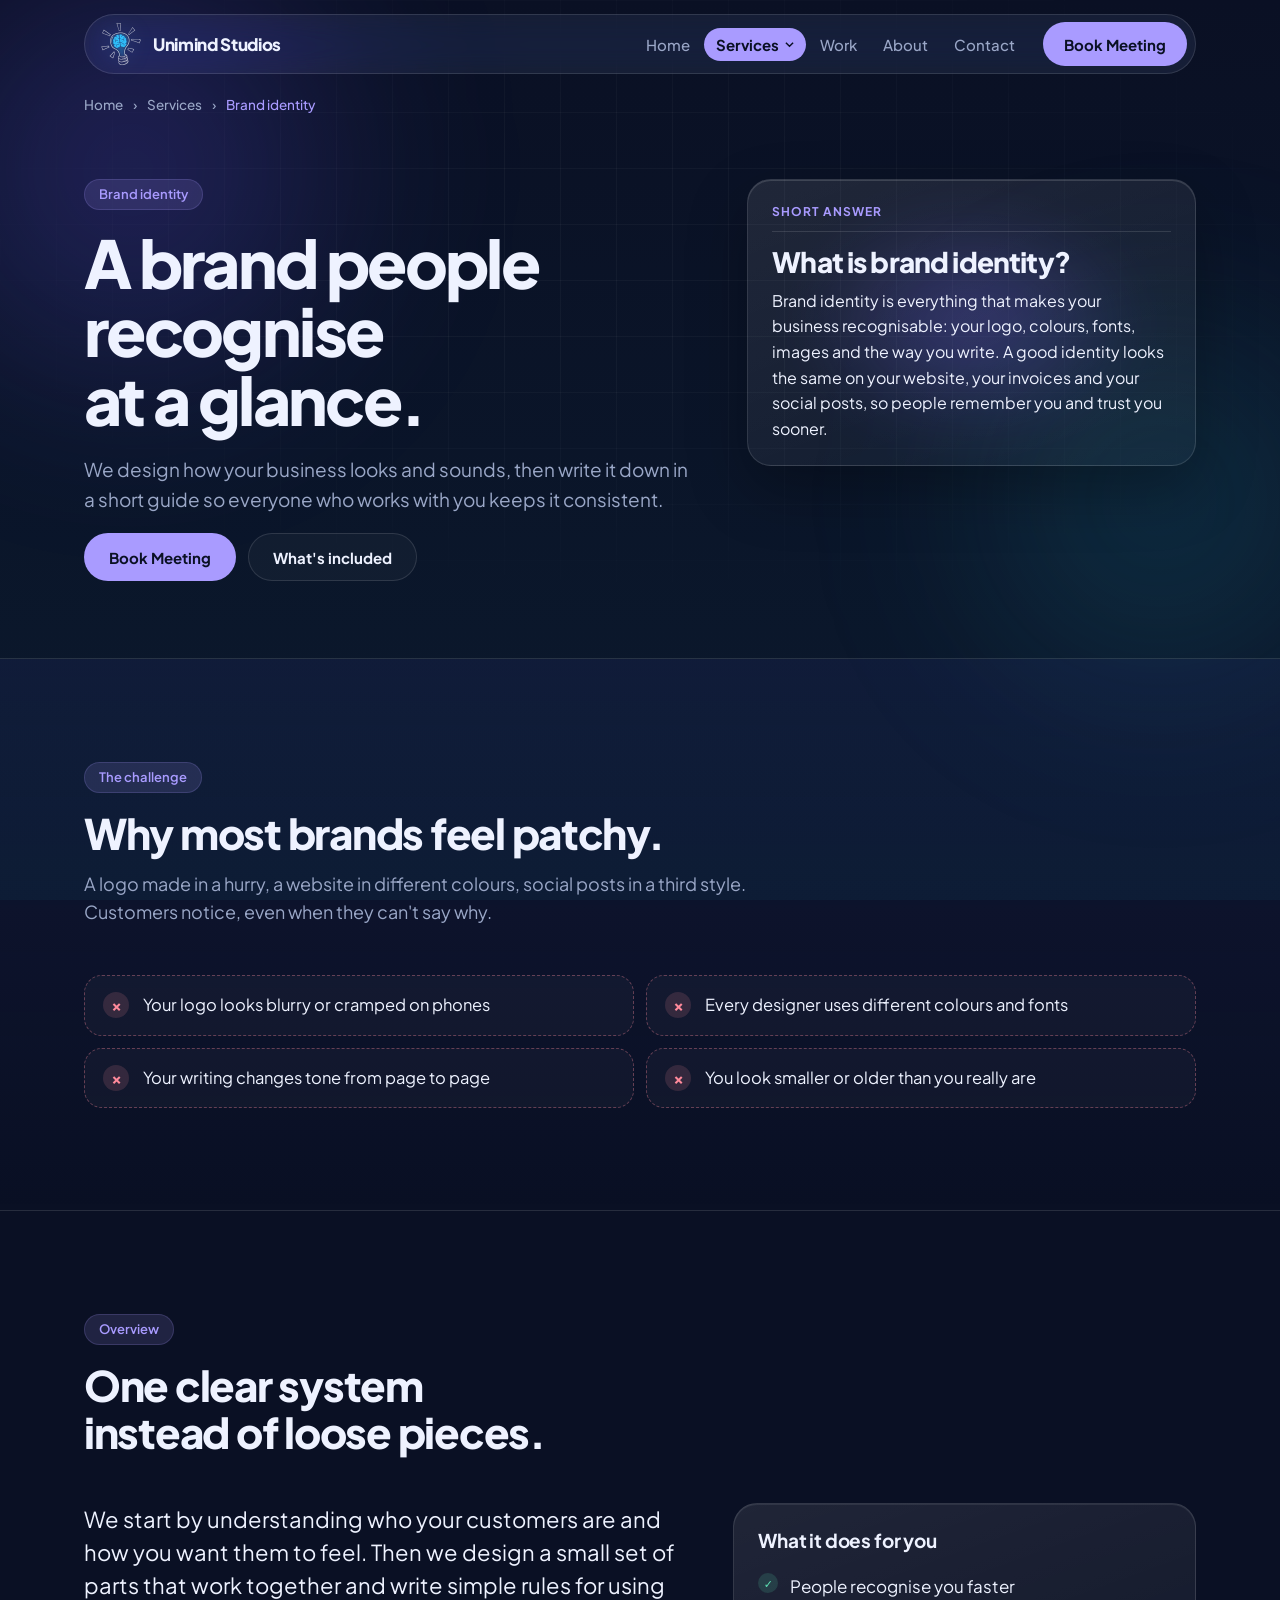
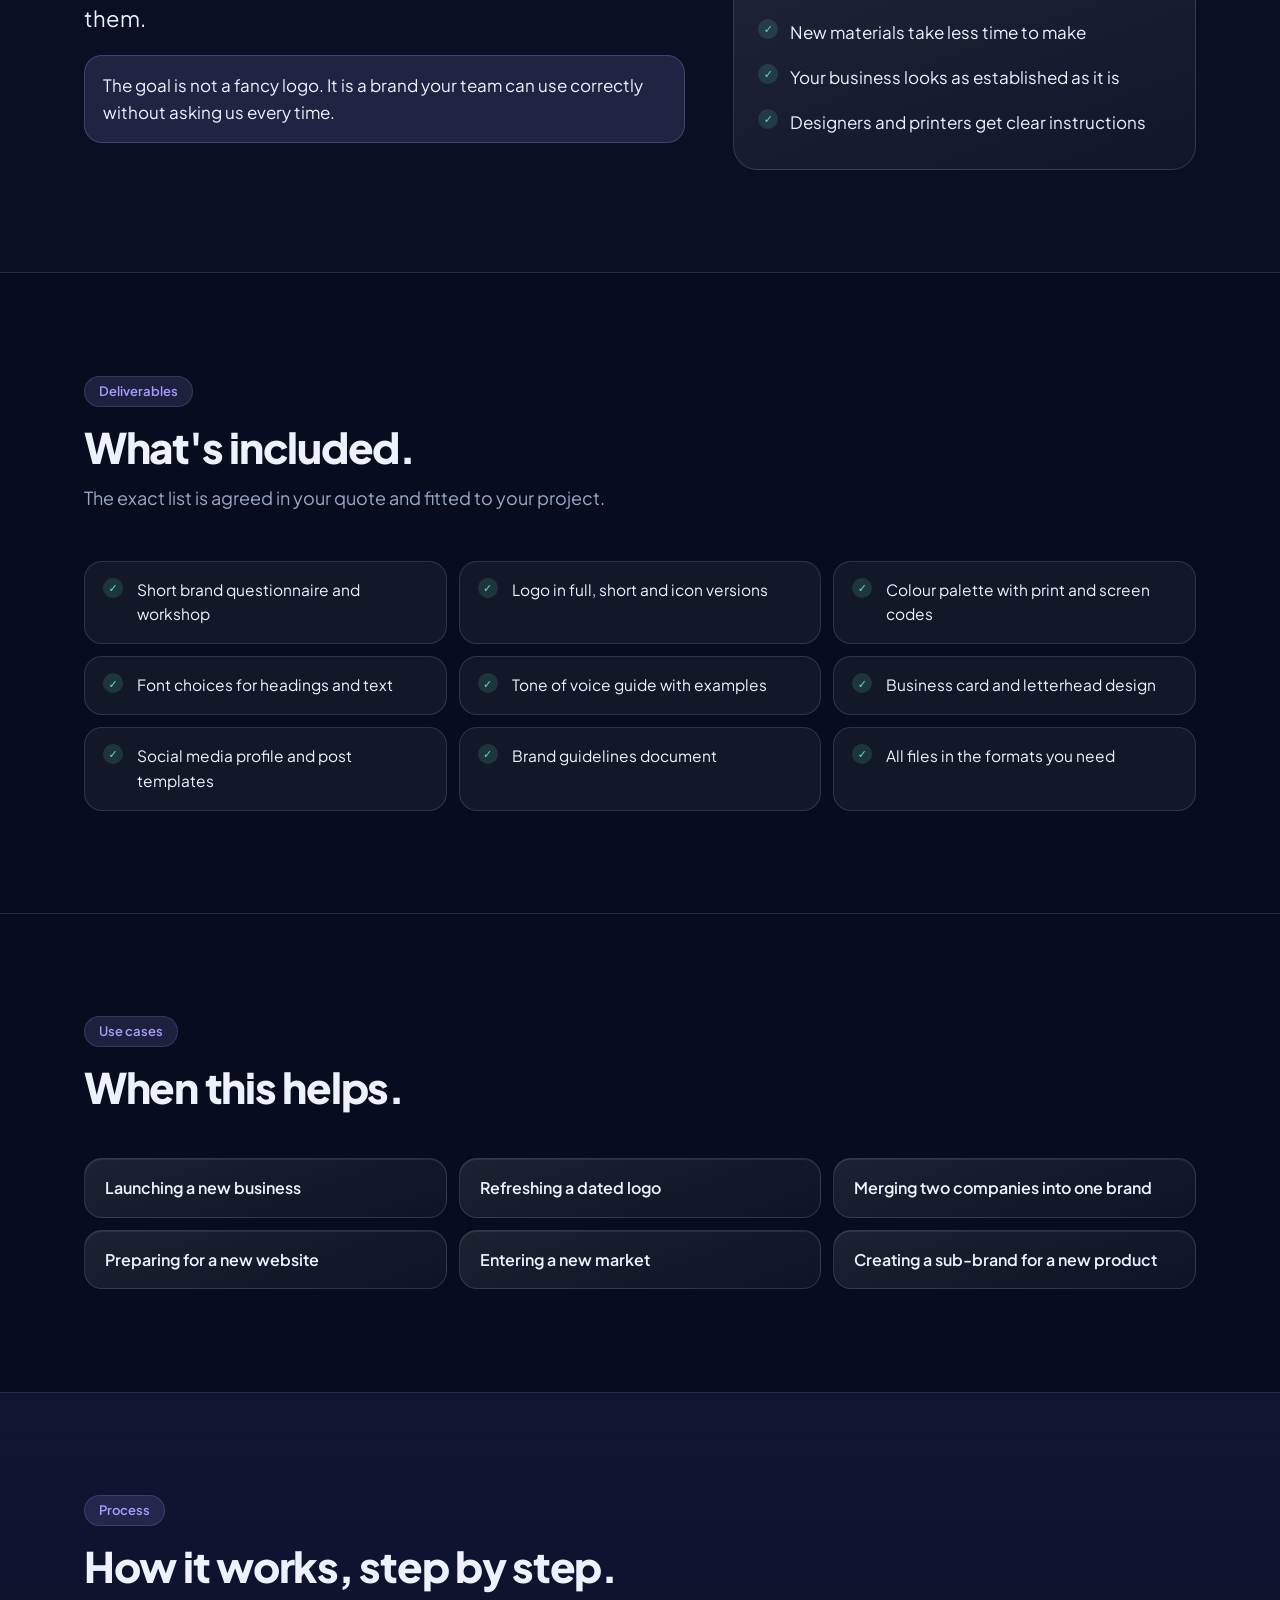
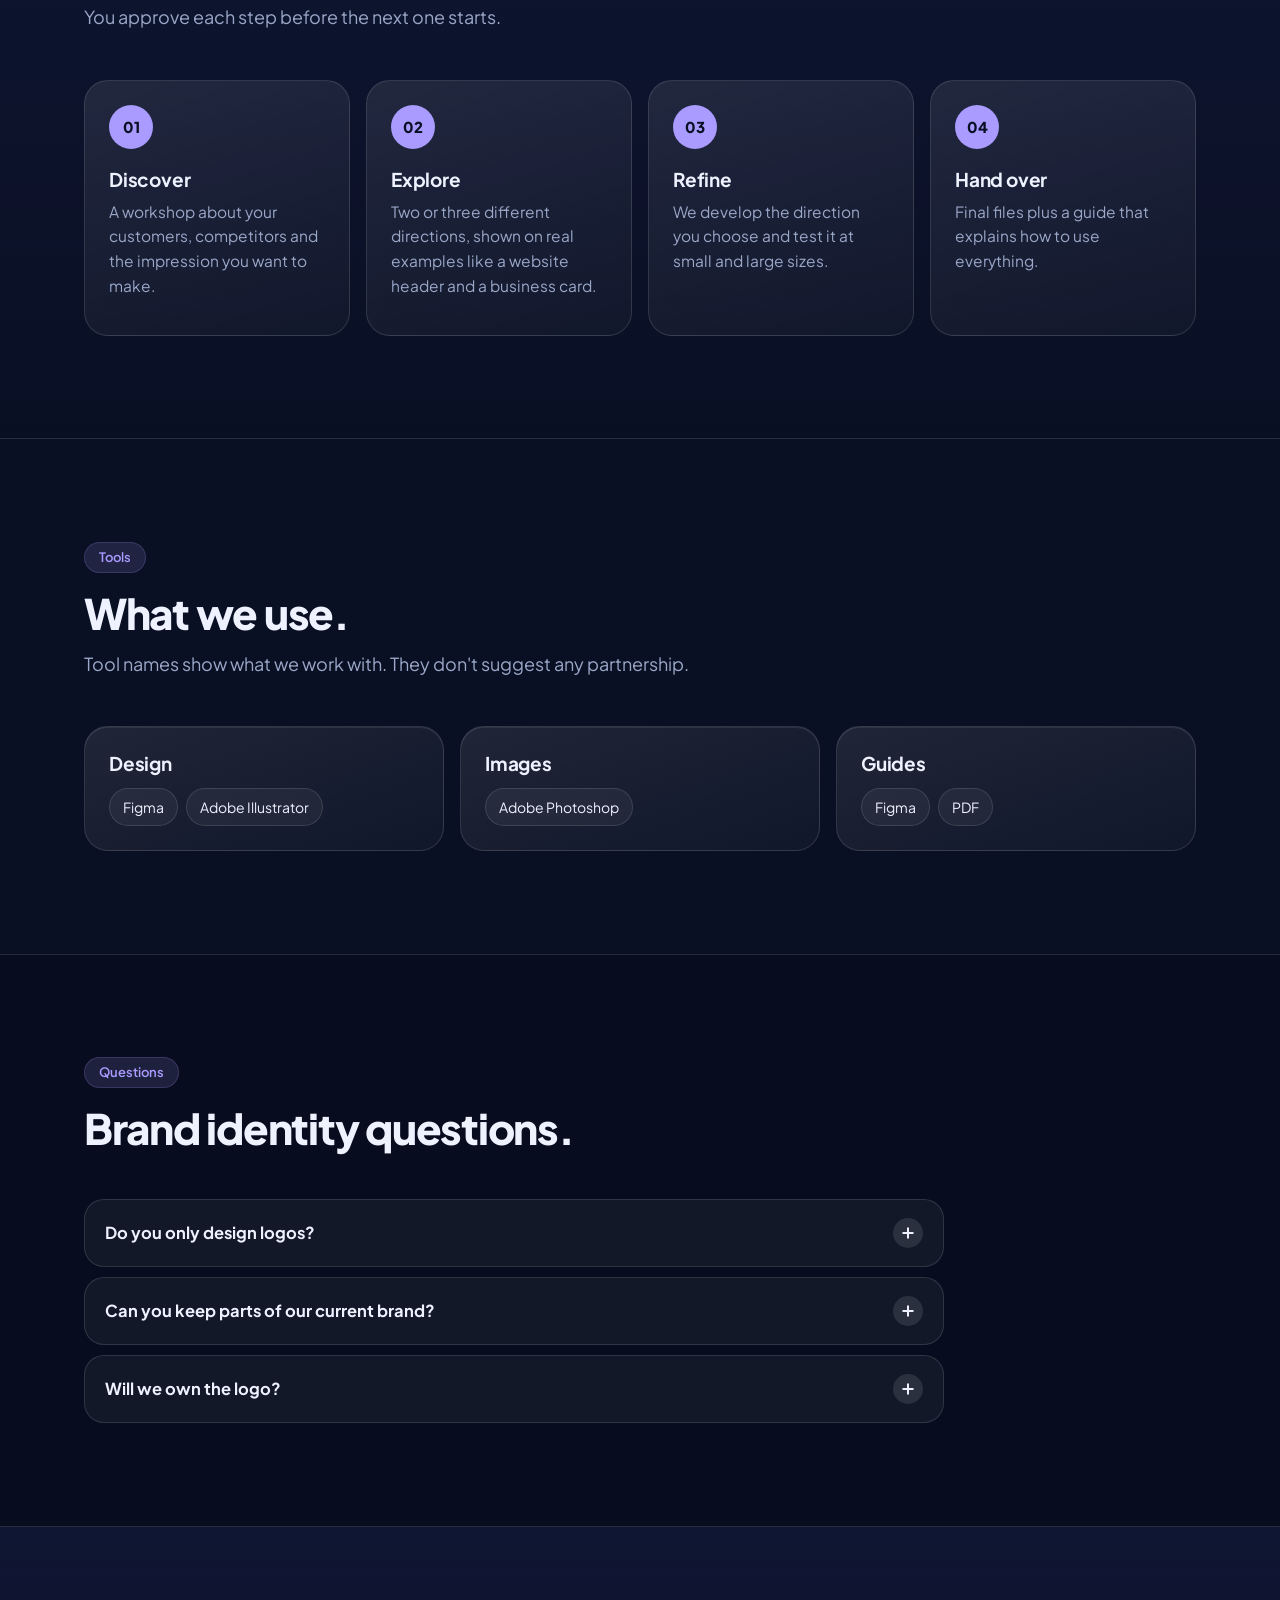
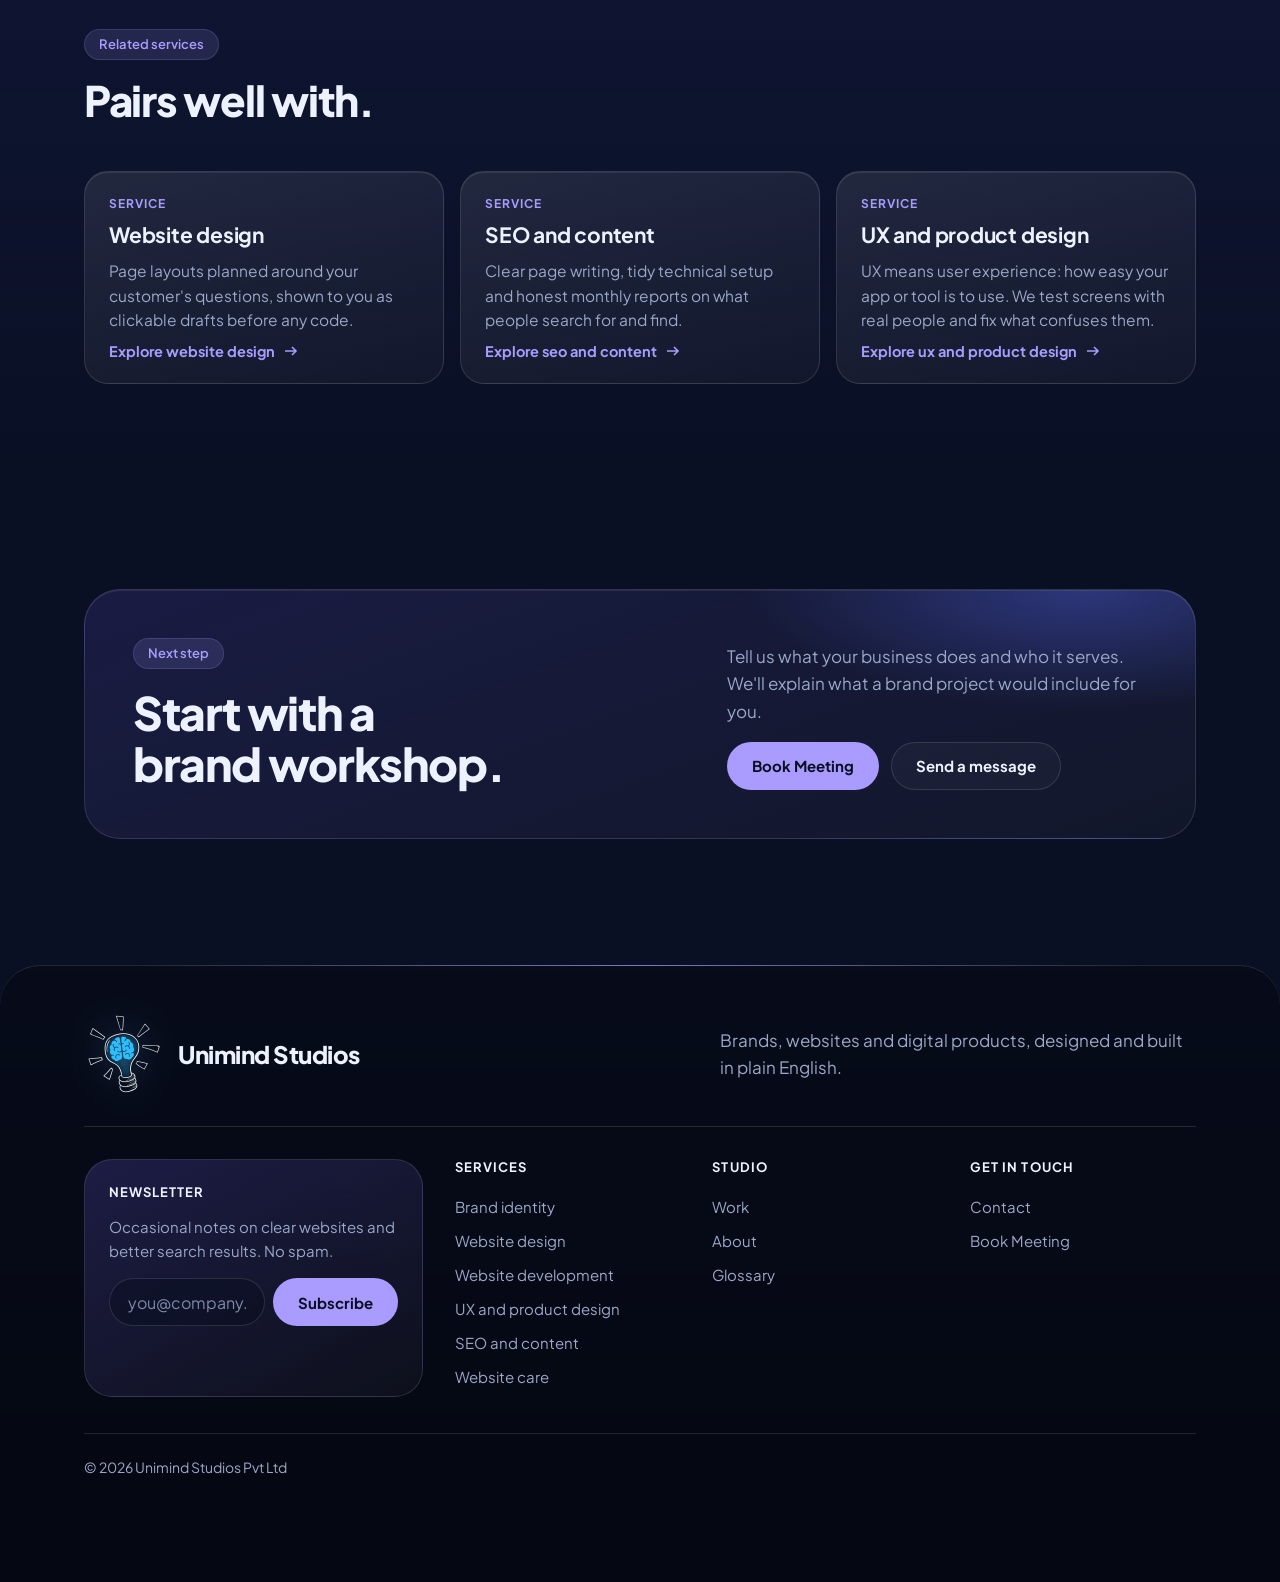
<file: services/brand-identity/index.html>
<!doctype html>
<html lang="en" data-root="../../" data-booking="https://calendar.app.google/8Rh3U5bq6RLApSBVA" data-endpoint="">
<head>
<meta charset="utf-8">
<script>document.documentElement.classList.add("js")</script>
<meta name="viewport" content="width=device-width, initial-scale=1, viewport-fit=cover">
<title>Brand Identity Design | Logo, Colours and Voice | Unimind</title>
<meta name="description" content="Brand identity design from Unimind Studios: a logo, colours, fonts and tone of voice that make your business easy to recognise, plus simple rules to use them.">
<meta name="robots" content="index, follow, max-image-preview:large">
<meta name="theme-color" content="#0A1024">
<link rel="canonical" href="https://www.unimindstudios.com/services/brand-identity/">
<meta property="og:url" content="https://www.unimindstudios.com/services/brand-identity/">
<meta property="og:image" content="https://www.unimindstudios.com/assets/img/og-image.jpg">
<meta property="og:image:width" content="1200">
<meta property="og:image:height" content="630">
<meta name="twitter:image" content="https://www.unimindstudios.com/assets/img/og-image.jpg">
<meta property="og:type" content="website">
<meta property="og:site_name" content="Unimind Studios">
<meta property="og:title" content="Brand Identity Design | Logo, Colours and Voice | Unimind">
<meta property="og:description" content="Brand identity design from Unimind Studios: a logo, colours, fonts and tone of voice that make your business easy to recognise, plus simple rules to use them.">
<meta property="og:locale" content="en">
<meta name="twitter:card" content="summary_large_image">
<meta name="twitter:title" content="Brand Identity Design | Logo, Colours and Voice | Unimind">
<meta name="twitter:description" content="Brand identity design from Unimind Studios: a logo, colours, fonts and tone of voice that make your business easy to recognise, plus simple rules to use them.">
<link rel="icon" href="../../favicon.ico" sizes="48x48">
<link rel="icon" href="../../assets/img/icon-32.png" type="image/png" sizes="32x32">
<link rel="icon" href="../../assets/img/icon-16.png" type="image/png" sizes="16x16">
<link rel="apple-touch-icon" href="../../assets/img/apple-touch-icon.png">
<link rel="manifest" href="../../site.webmanifest">
<link rel="preload" href="../../assets/fonts/plus-jakarta-sans-latin-wght-normal.woff2" as="font" type="font/woff2" crossorigin>
<link rel="stylesheet" href="../../assets/css/style.css?v=e2ec5138">
<script type="application/ld+json">{"@context":"https://schema.org","@graph":[{"@type":["ProfessionalService","Organization"],"@id":"https://www.unimindstudios.com/#organization","name":"Unimind Studios","legalName":"Unimind Studios Pvt Ltd","description":"A studio that designs and builds brands, websites and digital products.","knowsAbout":["Brand identity","Website design","Website development","UX and product design","SEO and content","Website care"],"url":"https://www.unimindstudios.com/","logo":{"@type":"ImageObject","url":"https://www.unimindstudios.com/assets/img/logo-512.png","width":512,"height":512},"image":"https://www.unimindstudios.com/assets/img/og-image.jpg","geo":{"@type":"GeoCoordinates","latitude":31.513101,"longitude":74.3447198},"hasMap":"https://www.google.com/maps/search/?api=1&query=31.513101,74.3447198","makesOffer":[{"@type":"Offer","itemOffered":{"@type":"Service","name":"Brand identity","url":"https://www.unimindstudios.com/services/brand-identity/"}},{"@type":"Offer","itemOffered":{"@type":"Service","name":"Website design","url":"https://www.unimindstudios.com/services/website-design/"}},{"@type":"Offer","itemOffered":{"@type":"Service","name":"Website development","url":"https://www.unimindstudios.com/services/website-development/"}},{"@type":"Offer","itemOffered":{"@type":"Service","name":"UX and product design","url":"https://www.unimindstudios.com/services/ux-product-design/"}},{"@type":"Offer","itemOffered":{"@type":"Service","name":"SEO and content","url":"https://www.unimindstudios.com/services/seo-content/"}},{"@type":"Offer","itemOffered":{"@type":"Service","name":"Website care","url":"https://www.unimindstudios.com/services/website-care/"}}]},{"@type":"WebSite","@id":"https://www.unimindstudios.com/#website","name":"Unimind Studios","publisher":{"@id":"https://www.unimindstudios.com/#organization"},"inLanguage":"en","url":"https://www.unimindstudios.com/"},{"@type":"BreadcrumbList","@id":"https://www.unimindstudios.com/services/brand-identity/#breadcrumb","itemListElement":[{"@type":"ListItem","position":1,"name":"Home","item":"https://www.unimindstudios.com/"},{"@type":"ListItem","position":2,"name":"Services","item":"https://www.unimindstudios.com/services/"},{"@type":"ListItem","position":3,"name":"Brand identity","item":"https://www.unimindstudios.com/services/brand-identity/"}]},{"@type":"WebPage","@id":"https://www.unimindstudios.com/services/brand-identity/#webpage","name":"Brand Identity Design | Logo, Colours and Voice | Unimind","description":"Brand identity design from Unimind Studios: a logo, colours, fonts and tone of voice that make your business easy to recognise, plus simple rules to use them.","inLanguage":"en","isPartOf":{"@id":"https://www.unimindstudios.com/#website"},"about":{"@id":"https://www.unimindstudios.com/#organization"},"url":"https://www.unimindstudios.com/services/brand-identity/","breadcrumb":{"@id":"https://www.unimindstudios.com/services/brand-identity/#breadcrumb"}},{"@type":"Service","@id":"https://www.unimindstudios.com/services/brand-identity/#service","name":"Brand identity","serviceType":"Brand identity","description":"Brand identity design from Unimind Studios: a logo, colours, fonts and tone of voice that make your business easy to recognise, plus simple rules to use them.","provider":{"@id":"https://www.unimindstudios.com/#organization"},"url":"https://www.unimindstudios.com/services/brand-identity/"},{"@type":"FAQPage","mainEntity":[{"@type":"Question","name":"What is brand identity?","acceptedAnswer":{"@type":"Answer","text":"Brand identity is everything that makes your business recognisable: your logo, colours, fonts, images and the way you write. A good identity looks the same on your website, your invoices and your social posts, so people remember you and trust you sooner."}},{"@type":"Question","name":"Do you only design logos?","acceptedAnswer":{"@type":"Answer","text":"No. A logo is one part of a brand. We also choose colours and fonts, set the tone of voice and give you templates, so the logo is used well."}},{"@type":"Question","name":"Can you keep parts of our current brand?","acceptedAnswer":{"@type":"Answer","text":"Yes. If people already know your logo or colours, we can modernise them instead of starting over. We discuss this in the first workshop."}},{"@type":"Question","name":"Will we own the logo?","acceptedAnswer":{"@type":"Answer","text":"You will own the final logo and brand files once the project is paid in full. The exact terms are written in our agreement."}}]}]}</script>
</head>
<body>
<div class="bgfx" aria-hidden="true"><i></i></div>
<a class="skip" href="#main">Skip to content</a>
<header class="site-header">
  <div class="wrap hdr">
    <a class="logo" href="../../" aria-label="Unimind Studios home"><img class="mark" src="../../assets/img/logo-mark-88.webp" width="44" height="44" alt="" decoding="async"><span class="long">Unimind Studios</span></a>
    <nav class="nav" aria-label="Main">
      <a href="../../"><span>Home</span></a>
      <div class="has-mega">
        <button type="button" class="current" data-mega-btn aria-expanded="false" aria-controls="mega"><span>Services</span>
          <svg class="chev" viewBox="0 0 10 10" aria-hidden="true"><path d="M1 3l4 4 4-4" fill="none" stroke="currentColor" stroke-width="1.6"/></svg></button>
        <div class="mega" id="mega"><div class="wrap mega-grid">
          <div class="mega-intro"><p class="mega-title">Six ways we can help</p><p>From the first sketch of your logo to the site that keeps working years later.</p><a class="btn btn-ghost" href="../../services/">See all services</a></div>
          <div class="mega-list"><a href="../../services/brand-identity/"><strong>Brand identity</strong><small>Name, logo, colours and voice</small></a><a href="../../services/website-design/"><strong>Website design</strong><small>Pages laid out around your customer</small></a><a href="../../services/website-development/"><strong>Website development</strong><small>Fast, accessible code you own</small></a><a href="../../services/ux-product-design/"><strong>UX and product design</strong><small>Apps and tools people can figure out</small></a><a href="../../services/seo-content/"><strong>SEO and content</strong><small>Help people find you on search</small></a><a href="../../services/website-care/"><strong>Website care</strong><small>Updates, fixes and monthly reports</small></a></div>
        </div></div>
      </div>
      <a href="../../work/"><span>Work</span></a><a href="../../about/"><span>About</span></a><a href="../../contact/"><span>Contact</span></a>
    </nav>
    <a class="btn btn-primary" href="https://calendar.app.google/8Rh3U5bq6RLApSBVA" target="_blank" rel="noopener" data-book>Book Meeting</a>
    <button class="burger" type="button" data-burger aria-expanded="false" aria-controls="mobile-menu" aria-label="Open menu"><svg viewBox="0 0 20 14" aria-hidden="true"><path d="M0 1h20M0 7h20M0 13h20" stroke="currentColor" stroke-width="1.8"/></svg></button>
  </div>
</header>
<nav class="mobile-menu" id="mobile-menu" aria-label="Mobile"><a href="../../">Home</a><a href="../../services/">Services</a><div class="sub"><a href="../../services/brand-identity/">Brand identity</a><a href="../../services/website-design/">Website design</a><a href="../../services/website-development/">Website development</a><a href="../../services/ux-product-design/">UX and product design</a><a href="../../services/seo-content/">SEO and content</a><a href="../../services/website-care/">Website care</a></div><a href="../../work/">Work</a><a href="../../about/">About</a><a href="../../contact/">Contact</a><a class="btn btn-primary" href="https://calendar.app.google/8Rh3U5bq6RLApSBVA" target="_blank" rel="noopener" data-book>Book Meeting</a></nav>
<nav class="crumbs" aria-label="Breadcrumb"><div class="wrap"><ol><li><a href="../../">Home</a></li><li><a href="../../services/">Services</a></li><li aria-current="page">Brand identity</li></ol></div></nav>
<main id="main">
<section class="pg-hero"><div class="wrap hero-grid">
<div><span class="tag">Brand identity</span><h1>A brand people recognise at a glance.</h1><p class="lede">We design how your business looks and sounds, then write it down in a short guide so everyone who works with you keeps it consistent.</p>
<div class="btn-row"><a class="btn btn-primary" href="https://calendar.app.google/8Rh3U5bq6RLApSBVA" target="_blank" rel="noopener" data-book>Book Meeting</a><a class="btn btn-ghost" href="#included">What's included</a></div></div>
<aside class="answer" aria-labelledby="ans-h"><span class="label"><b>Short answer</b></span><h2 id="ans-h">What is brand identity?</h2><p>Brand identity is everything that makes your business recognisable: your logo, colours, fonts, images and the way you write. A good identity looks the same on your website, your invoices and your social posts, so people remember you and trust you sooner.</p></aside>
</div></section>
<section class="sec " aria-labelledby="the-challenge-h"><div class="wrap"><div class="sec-head reveal"><span class="tag">The challenge</span><div><h2 id="the-challenge-h">Why most brands feel patchy.</h2><p>A logo made in a hurry, a website in different colours, social posts in a third style. Customers notice, even when they can&#x27;t say why.</p></div></div><ul class="xlist reveal"><li><i aria-hidden="true">×</i>Your logo looks blurry or cramped on phones</li><li><i aria-hidden="true">×</i>Every designer uses different colours and fonts</li><li><i aria-hidden="true">×</i>Your writing changes tone from page to page</li><li><i aria-hidden="true">×</i>You look smaller or older than you really are</li></ul></div></section>
<section class="sec " aria-labelledby="overview-h"><div class="wrap"><div class="sec-head reveal"><span class="tag">Overview</span><div><h2 id="overview-h">One clear system instead of loose pieces.</h2></div></div><div class="ov reveal"><div><p class="big-p">We start by understanding who your customers are and how you want them to feel. Then we design a small set of parts that work together and write simple rules for using them.</p><p class="note">The goal is not a fancy logo. It is a brand your team can use correctly without asking us every time.</p></div><div class="card"><h3>What it does for you</h3><ul class="tick"><li>People recognise you faster</li><li>New materials take less time to make</li><li>Your business looks as established as it is</li><li>Designers and printers get clear instructions</li></ul></div></div></div></section>
<div id="included"><section class="sec " aria-labelledby="deliverables-h"><div class="wrap"><div class="sec-head reveal"><span class="tag">Deliverables</span><div><h2 id="deliverables-h">What's included.</h2><p>The exact list is agreed in your quote and fitted to your project.</p></div></div><div class="dgrid reveal"><div>Short brand questionnaire and workshop</div><div>Logo in full, short and icon versions</div><div>Colour palette with print and screen codes</div><div>Font choices for headings and text</div><div>Tone of voice guide with examples</div><div>Business card and letterhead design</div><div>Social media profile and post templates</div><div>Brand guidelines document</div><div>All files in the formats you need</div></div></div></section></div>
<section class="sec " aria-labelledby="use-cases-h"><div class="wrap"><div class="sec-head reveal"><span class="tag">Use cases</span><div><h2 id="use-cases-h">When this helps.</h2></div></div><ul class="uses reveal"><li>Launching a new business</li><li>Refreshing a dated logo</li><li>Merging two companies into one brand</li><li>Preparing for a new website</li><li>Entering a new market</li><li>Creating a sub-brand for a new product</li></ul></div></section>
<section class="sec " aria-labelledby="process-h"><div class="wrap"><div class="sec-head reveal"><span class="tag">Process</span><div><h2 id="process-h">How it works, step by step.</h2><p>You approve each step before the next one starts.</p></div></div><ol class="steps reveal"><li><span class="big" aria-hidden="true">01</span><h3>Discover</h3><p>A workshop about your customers, competitors and the impression you want to make.</p></li><li><span class="big" aria-hidden="true">02</span><h3>Explore</h3><p>Two or three different directions, shown on real examples like a website header and a business card.</p></li><li><span class="big" aria-hidden="true">03</span><h3>Refine</h3><p>We develop the direction you choose and test it at small and large sizes.</p></li><li><span class="big" aria-hidden="true">04</span><h3>Hand over</h3><p>Final files plus a guide that explains how to use everything.</p></li></ol></div></section>
<section class="sec " aria-labelledby="tools-h"><div class="wrap"><div class="sec-head reveal"><span class="tag">Tools</span><div><h2 id="tools-h">What we use.</h2><p>Tool names show what we work with. They don't suggest any partnership.</p></div></div><div class="tgroups reveal"><div class="card"><h3>Design</h3><ul><li>Figma</li><li>Adobe Illustrator</li></ul></div><div class="card"><h3>Images</h3><ul><li>Adobe Photoshop</li></ul></div><div class="card"><h3>Guides</h3><ul><li>Figma</li><li>PDF</li></ul></div></div></div></section>
<section class="sec " aria-labelledby="questions-h"><div class="wrap"><div class="sec-head reveal"><span class="tag">Questions</span><div><h2 id="questions-h">Brand identity questions.</h2></div></div><div class="faq reveal"><details><summary>Do you only design logos?<i aria-hidden="true"></i></summary><div class="a"><p>No. A logo is one part of a brand. We also choose colours and fonts, set the tone of voice and give you templates, so the logo is used well.</p></div></details><details><summary>Can you keep parts of our current brand?<i aria-hidden="true"></i></summary><div class="a"><p>Yes. If people already know your logo or colours, we can modernise them instead of starting over. We discuss this in the first workshop.</p></div></details><details><summary>Will we own the logo?<i aria-hidden="true"></i></summary><div class="a"><p>You will own the final logo and brand files once the project is paid in full. The exact terms are written in our agreement.</p></div></details></div></div></section>
<section class="sec " aria-labelledby="related-services-h"><div class="wrap"><div class="sec-head reveal"><span class="tag">Related services</span><div><h2 id="related-services-h">Pairs well with.</h2></div></div><div class="rel reveal"><a href="../../services/website-design/"><span class="label">Service</span><h3>Website design</h3><p>Page layouts planned around your customer&#x27;s questions, shown to you as clickable drafts before any code.</p><span class="more">Explore website design <svg viewBox="0 0 16 16" width="16" aria-hidden="true"><path d="M2 8h11M9 4l4 4-4 4" fill="none" stroke="currentColor" stroke-width="1.6"/></svg></span></a><a href="../../services/seo-content/"><span class="label">Service</span><h3>SEO and content</h3><p>Clear page writing, tidy technical setup and honest monthly reports on what people search for and find.</p><span class="more">Explore seo and content <svg viewBox="0 0 16 16" width="16" aria-hidden="true"><path d="M2 8h11M9 4l4 4-4 4" fill="none" stroke="currentColor" stroke-width="1.6"/></svg></span></a><a href="../../services/ux-product-design/"><span class="label">Service</span><h3>UX and product design</h3><p>UX means user experience: how easy your app or tool is to use. We test screens with real people and fix what confuses them.</p><span class="more">Explore ux and product design <svg viewBox="0 0 16 16" width="16" aria-hidden="true"><path d="M2 8h11M9 4l4 4-4 4" fill="none" stroke="currentColor" stroke-width="1.6"/></svg></span></a></div></div></section>
<section class="cta" aria-labelledby="cta-h"><div class="wrap"><div class="cta-box reveal">
<div><span class="tag">Next step</span><h2 id="cta-h" style="margin-top:18px">Start with a brand workshop.</h2></div>
<div><p>Tell us what your business does and who it serves. We&#x27;ll explain what a brand project would include for you.</p><div class="btn-row"><a class="btn btn-primary" href="https://calendar.app.google/8Rh3U5bq6RLApSBVA" target="_blank" rel="noopener" data-book>Book Meeting</a><a class="btn btn-ghost" href="../../contact/">Send a message</a></div></div>
</div></div></section>
</main>
<footer class="site-footer"><div class="wrap">
<div class="foot-brand"><a class="foot-logo" href="../../" aria-label="Unimind Studios home"><img src="../../assets/img/logo-mark-160.webp" width="80" height="80" alt="" loading="lazy" decoding="async"><span>Unimind Studios</span></a><p>Brands, websites and digital products, designed and built in plain English.</p></div>
<div class="foot-grid">
  <div class="news"><h2>Newsletter</h2><p>Occasional notes on clear websites and better search results. No spam.</p>
    <form data-form data-ok="Thanks. You're on the list." novalidate>
      <input type="hidden" name="form" value="newsletter">
      <div class="hp" aria-hidden="true"><label>Leave this empty<input type="text" name="website" tabindex="-1" autocomplete="off"></label></div>
      <label class="vh" for="nl-email">Email address</label>
      <input class="field" id="nl-email" type="email" name="email" placeholder="you@company.com" autocomplete="email" required>
      <button class="btn btn-primary" type="submit">Subscribe</button>
    </form><p class="form-msg" role="status" aria-live="polite"></p></div>
  <div><h2>Services</h2><ul><li><a class="ul" href="../../services/brand-identity/">Brand identity</a></li><li><a class="ul" href="../../services/website-design/">Website design</a></li><li><a class="ul" href="../../services/website-development/">Website development</a></li><li><a class="ul" href="../../services/ux-product-design/">UX and product design</a></li><li><a class="ul" href="../../services/seo-content/">SEO and content</a></li><li><a class="ul" href="../../services/website-care/">Website care</a></li></ul></div>
  <div><h2>Studio</h2><ul><li><a class="ul" href="../../work/">Work</a></li><li><a class="ul" href="../../about/">About</a></li><li><a class="ul" href="../../glossary/">Glossary</a></li></ul></div>
  <div><h2>Get in touch</h2><ul><li><a class="ul" href="../../contact/">Contact</a></li><li><a class="ul" href="https://calendar.app.google/8Rh3U5bq6RLApSBVA" target="_blank" rel="noopener" data-book>Book Meeting</a></li></ul></div>
</div>
<p class="wordmark" aria-hidden="true">Unimind<i></i></p>
<div class="foot-base"><span>© 2026 Unimind Studios Pvt Ltd</span><nav aria-label="Legal"></nav></div>
</div></footer>
<div class="modal" id="booking" role="dialog" aria-modal="true" aria-labelledby="book-h" aria-hidden="true">
  <div class="modal-scrim" data-close></div>
  <div class="modal-card">
    <button class="modal-close" type="button" aria-label="Close"><svg viewBox="0 0 14 14" width="14" aria-hidden="true"><path d="M1 1l12 12M13 1L1 13" stroke="currentColor" stroke-width="1.8"/></svg></button>
    <span class="tag"><span class="dot" aria-hidden="true"></span>Free first meeting</span>
    <h2 id="book-h">Book a meeting with us.</h2>
    <p>You'll choose a time on our Google Calendar. In the meeting we'll cover:</p>
    <ul><li>What your business does and who it serves</li><li>What isn't working with your site today</li><li>What we'd fix first, and roughly how</li></ul>
    <a class="btn btn-primary" href="https://calendar.app.google/8Rh3U5bq6RLApSBVA" target="_blank" rel="noopener" data-booking-link>Book Meeting</a>
  </div>
</div>
<div class="modal" id="dlg" role="dialog" aria-modal="true" aria-labelledby="dlg-h" aria-hidden="true">
  <div class="modal-scrim" data-close></div>
  <div class="modal-card wide"><button class="modal-close" type="button" aria-label="Close"><svg viewBox="0 0 14 14" width="14" aria-hidden="true"><path d="M1 1l12 12M13 1L1 13" stroke="currentColor" stroke-width="1.8"/></svg></button><div class="dlg-body"></div></div>
</div>
<div class="float-cta" id="float-cta" aria-hidden="true">
  <span class="float-cta-text"><span class="dot" aria-hidden="true"></span>Have a project in mind?</span>
  <a class="btn btn-primary" href="https://calendar.app.google/8Rh3U5bq6RLApSBVA" target="_blank" rel="noopener" data-book tabindex="-1"><svg viewBox="0 0 24 24" width="18" height="18" fill="none" stroke="currentColor" stroke-width="2" stroke-linecap="round" stroke-linejoin="round" aria-hidden="true"><rect x="3.5" y="5" width="17" height="15.5" rx="3"/><path d="M8 3v4M16 3v4M3.5 10h17"/></svg>Book Meeting</a>
</div>
<script src="../../assets/js/main.js?v=d0af30b3" defer></script>
</body>
</html>
</file>
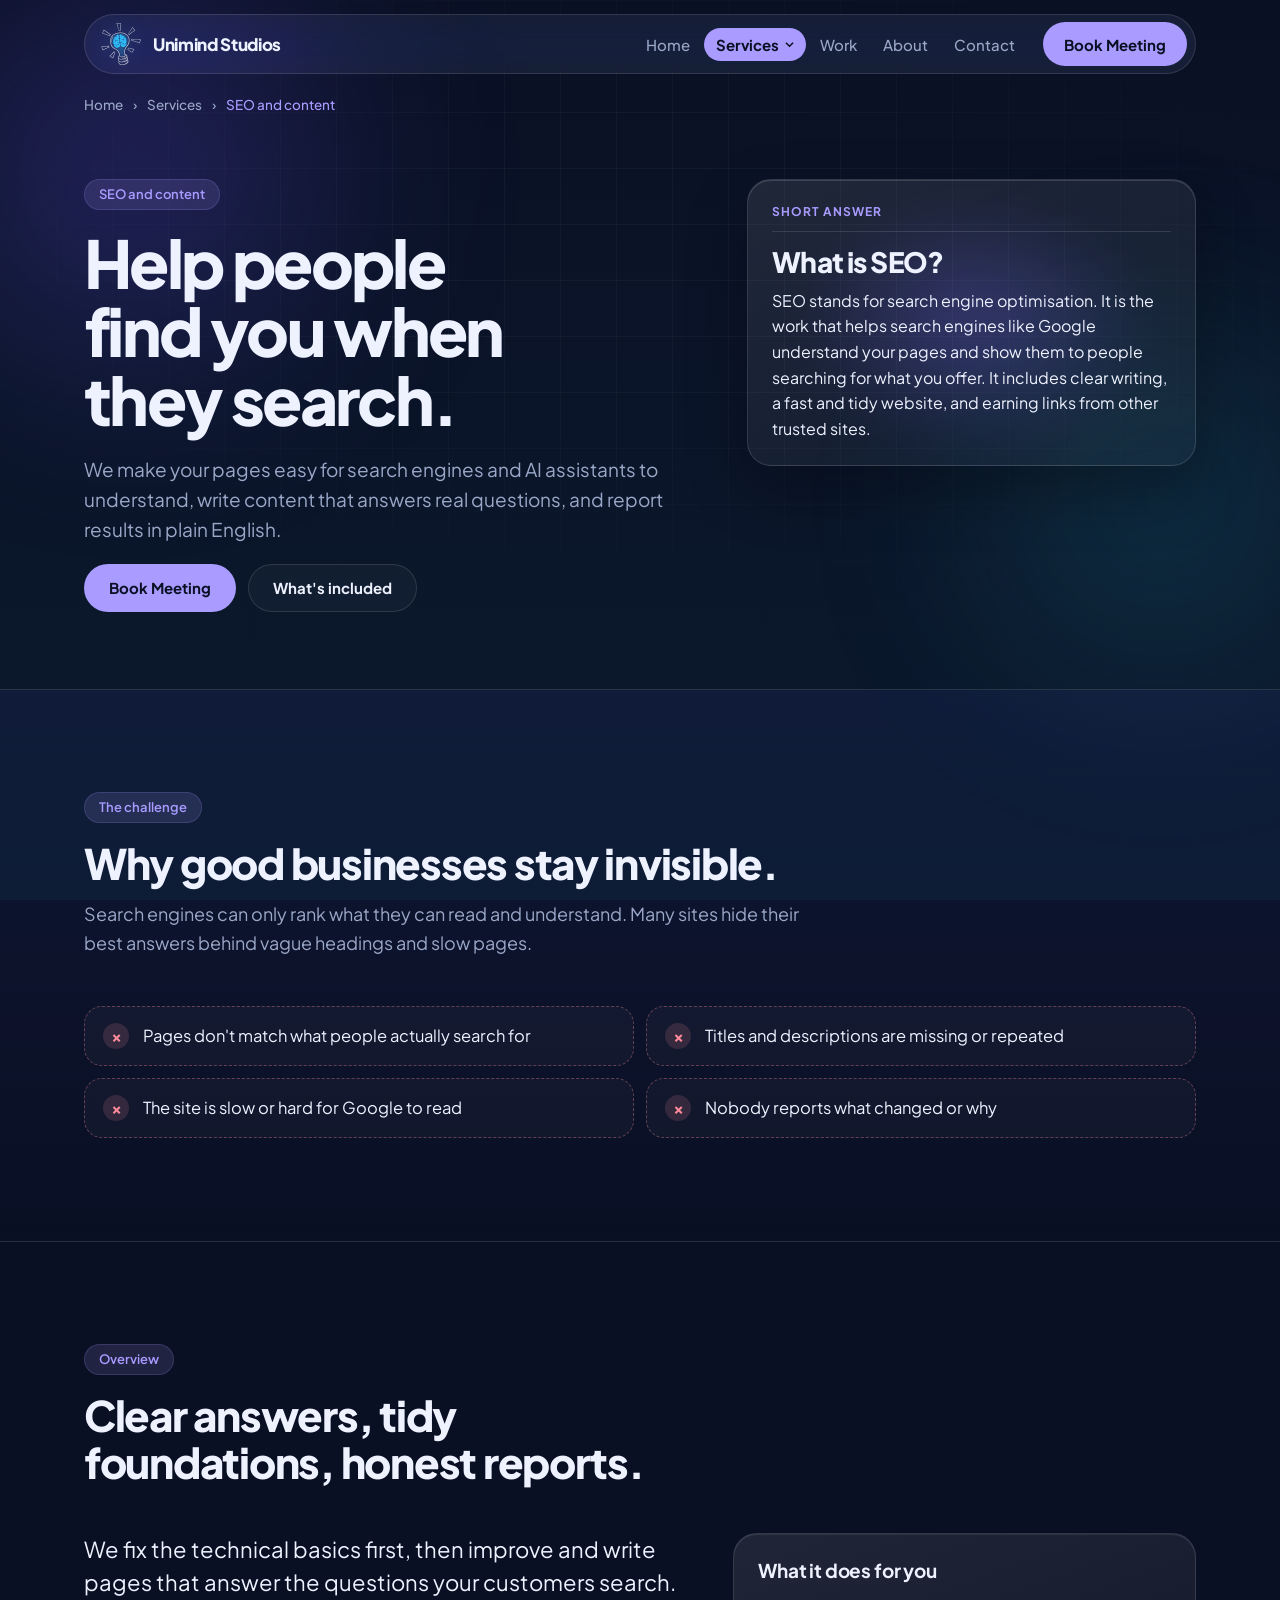
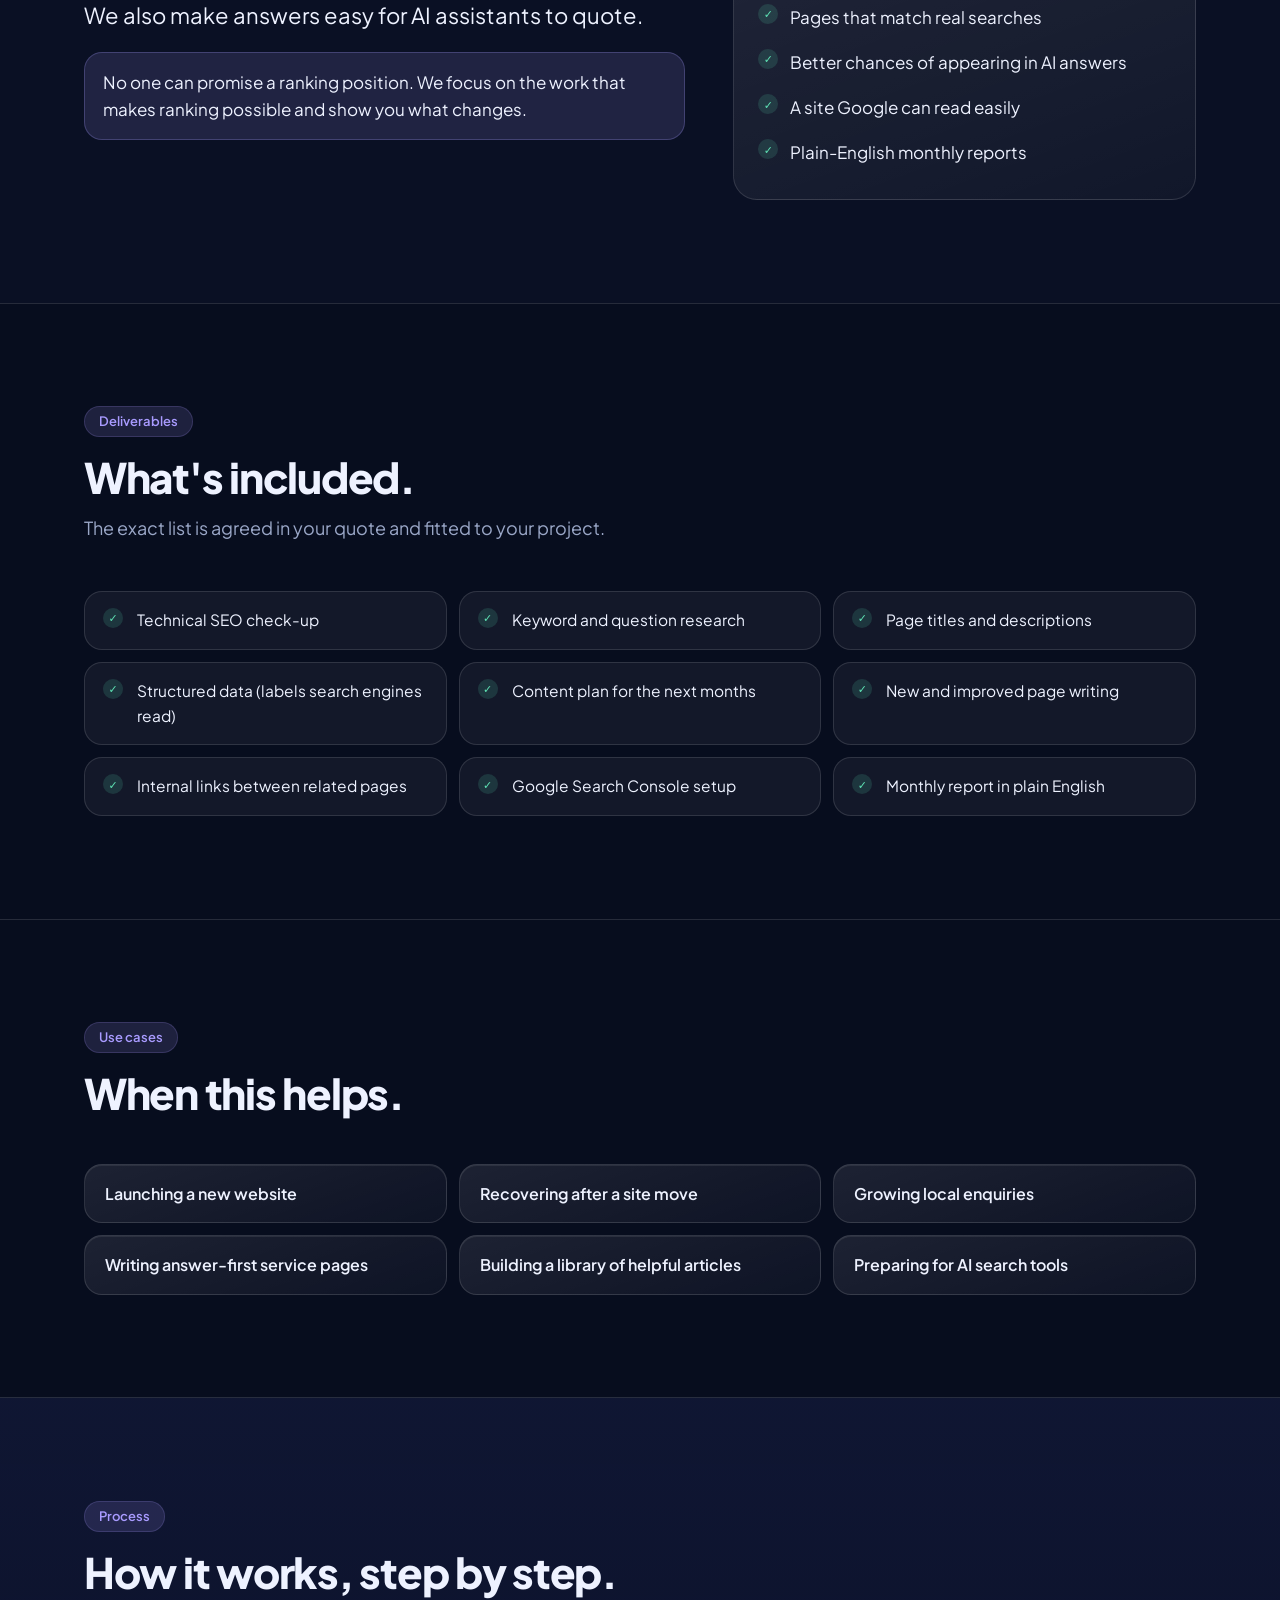
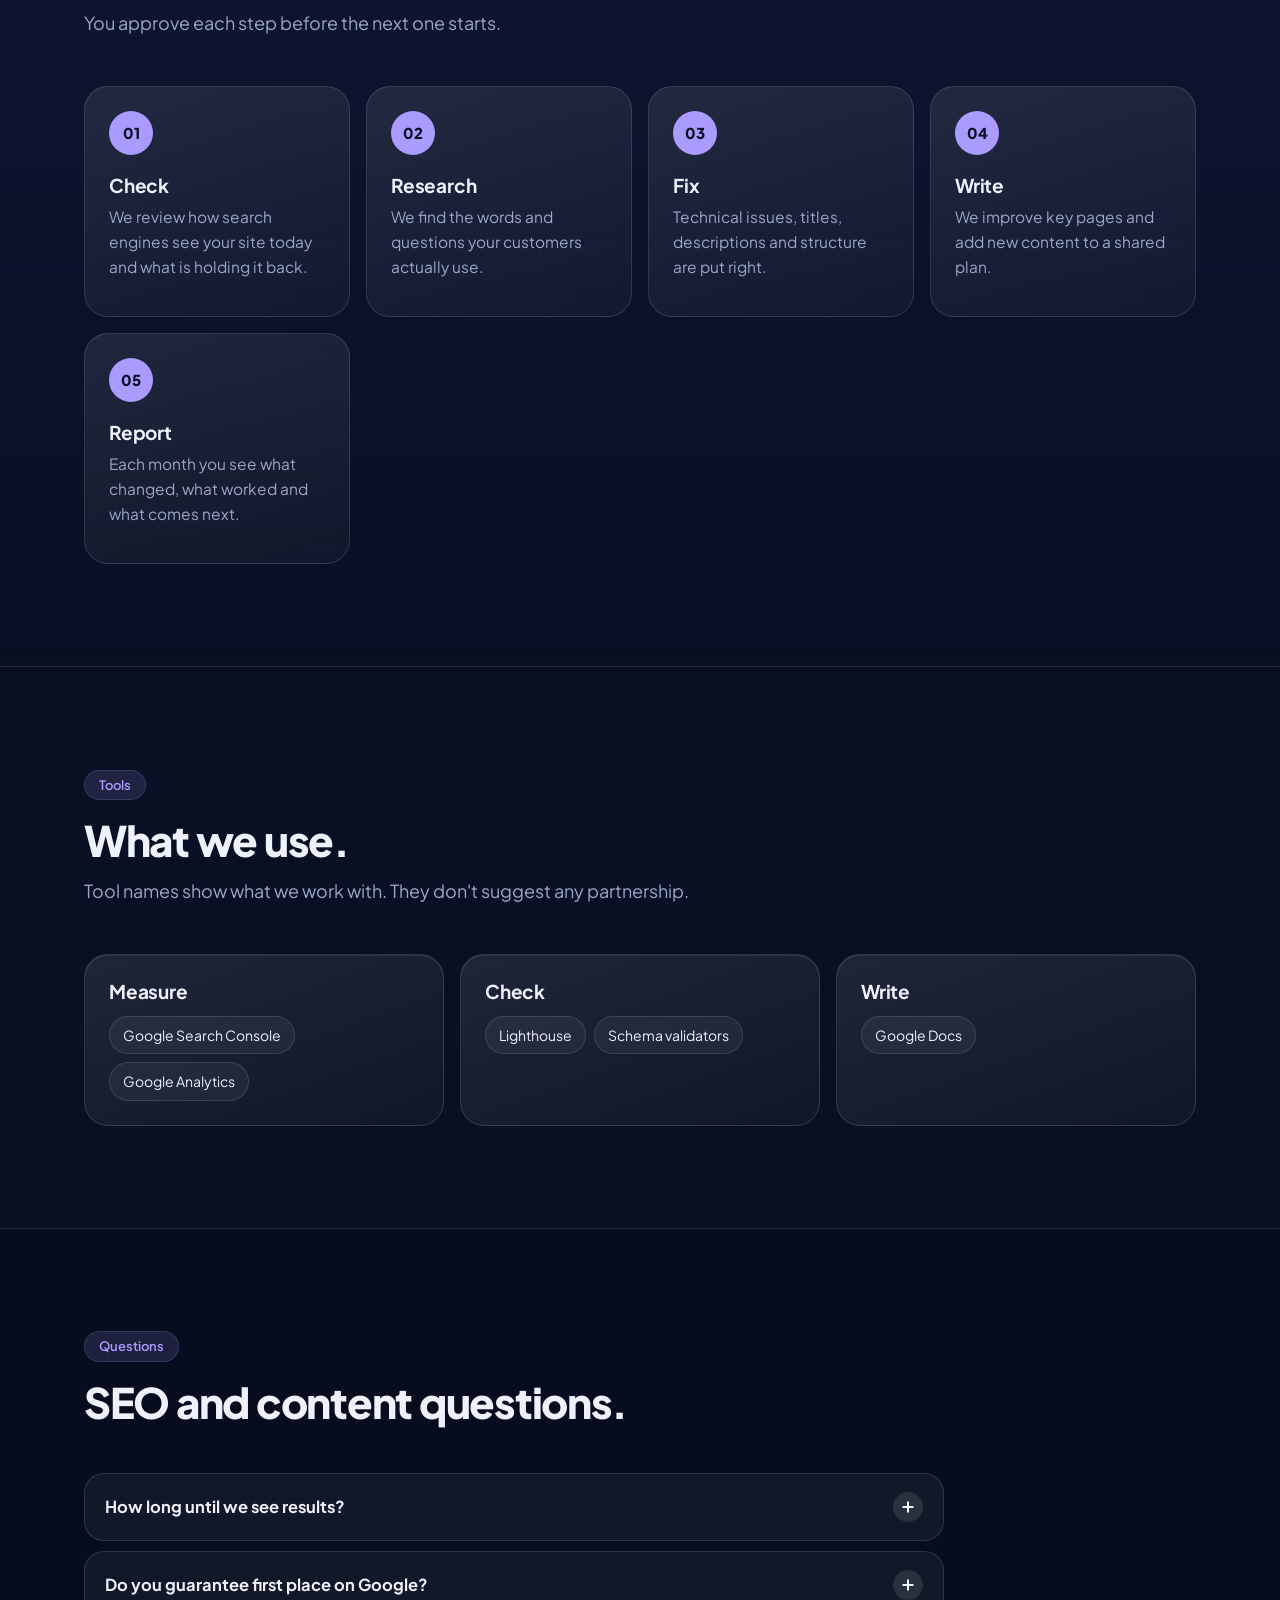
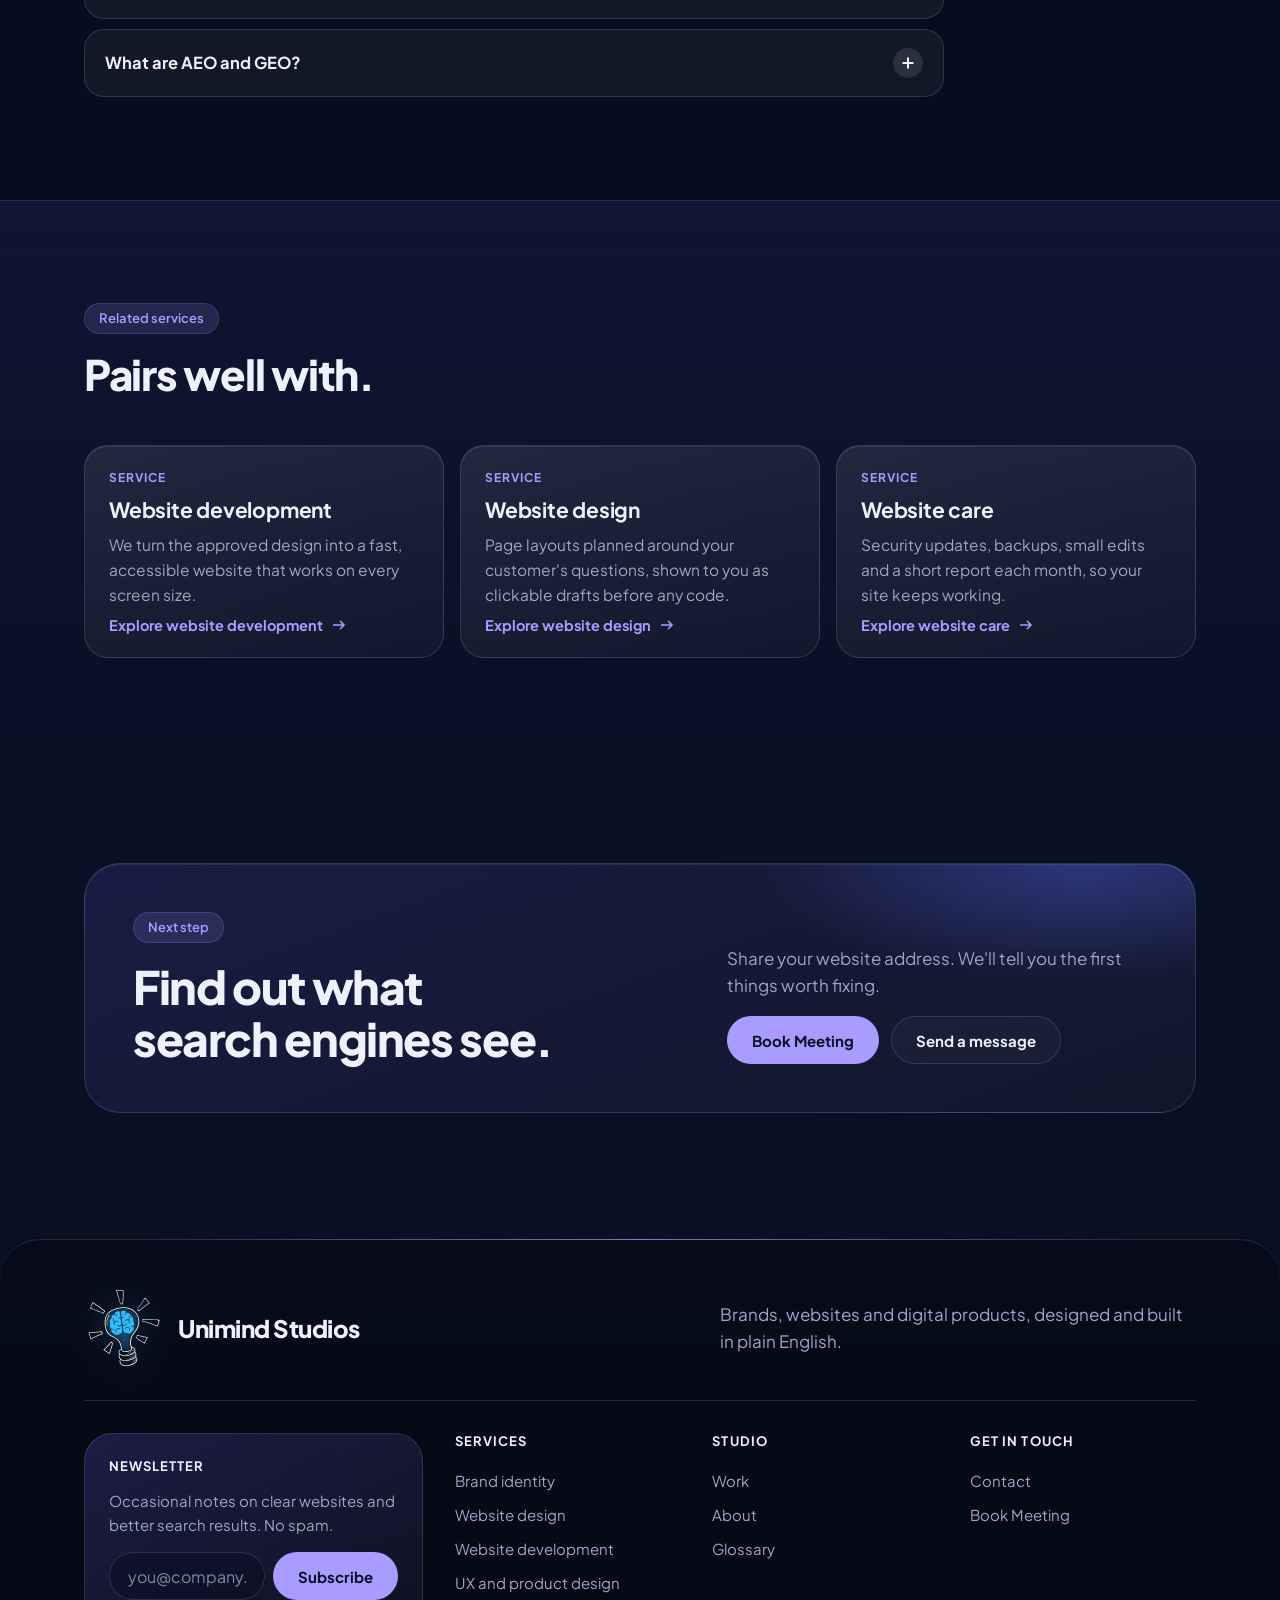
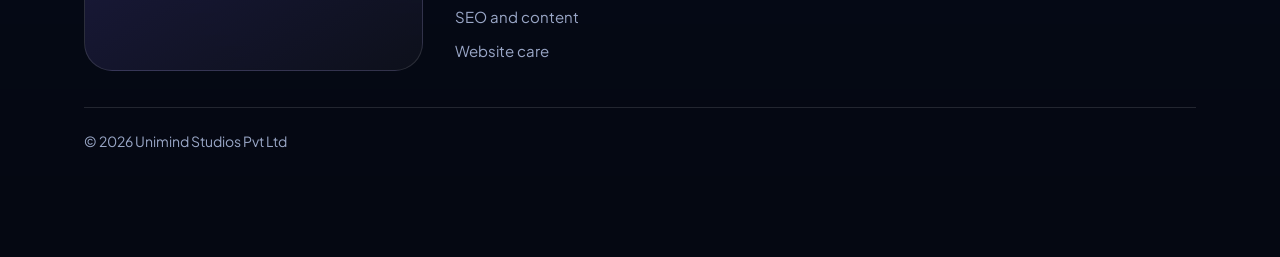
<file: services/seo-content/index.html>
<!doctype html>
<html lang="en" data-root="../../" data-booking="https://calendar.app.google/8Rh3U5bq6RLApSBVA" data-endpoint="">
<head>
<meta charset="utf-8">
<script>document.documentElement.classList.add("js")</script>
<meta name="viewport" content="width=device-width, initial-scale=1, viewport-fit=cover">
<title>SEO and Content Services | Pages Google Can Read | Unimind</title>
<meta name="description" content="SEO and content from Unimind Studios: clear writing, tidy technical setup and honest monthly reports that help search engines and AI tools read your pages.">
<meta name="robots" content="index, follow, max-image-preview:large">
<meta name="theme-color" content="#0A1024">
<link rel="canonical" href="https://www.unimindstudios.com/services/seo-content/">
<meta property="og:url" content="https://www.unimindstudios.com/services/seo-content/">
<meta property="og:image" content="https://www.unimindstudios.com/assets/img/og-image.jpg">
<meta property="og:image:width" content="1200">
<meta property="og:image:height" content="630">
<meta name="twitter:image" content="https://www.unimindstudios.com/assets/img/og-image.jpg">
<meta property="og:type" content="website">
<meta property="og:site_name" content="Unimind Studios">
<meta property="og:title" content="SEO and Content Services | Pages Google Can Read | Unimind">
<meta property="og:description" content="SEO and content from Unimind Studios: clear writing, tidy technical setup and honest monthly reports that help search engines and AI tools read your pages.">
<meta property="og:locale" content="en">
<meta name="twitter:card" content="summary_large_image">
<meta name="twitter:title" content="SEO and Content Services | Pages Google Can Read | Unimind">
<meta name="twitter:description" content="SEO and content from Unimind Studios: clear writing, tidy technical setup and honest monthly reports that help search engines and AI tools read your pages.">
<link rel="icon" href="../../favicon.ico" sizes="48x48">
<link rel="icon" href="../../assets/img/icon-32.png" type="image/png" sizes="32x32">
<link rel="icon" href="../../assets/img/icon-16.png" type="image/png" sizes="16x16">
<link rel="apple-touch-icon" href="../../assets/img/apple-touch-icon.png">
<link rel="manifest" href="../../site.webmanifest">
<link rel="preload" href="../../assets/fonts/plus-jakarta-sans-latin-wght-normal.woff2" as="font" type="font/woff2" crossorigin>
<link rel="stylesheet" href="../../assets/css/style.css?v=e2ec5138">
<script type="application/ld+json">{"@context":"https://schema.org","@graph":[{"@type":["ProfessionalService","Organization"],"@id":"https://www.unimindstudios.com/#organization","name":"Unimind Studios","legalName":"Unimind Studios Pvt Ltd","description":"A studio that designs and builds brands, websites and digital products.","knowsAbout":["Brand identity","Website design","Website development","UX and product design","SEO and content","Website care"],"url":"https://www.unimindstudios.com/","logo":{"@type":"ImageObject","url":"https://www.unimindstudios.com/assets/img/logo-512.png","width":512,"height":512},"image":"https://www.unimindstudios.com/assets/img/og-image.jpg","geo":{"@type":"GeoCoordinates","latitude":31.513101,"longitude":74.3447198},"hasMap":"https://www.google.com/maps/search/?api=1&query=31.513101,74.3447198","makesOffer":[{"@type":"Offer","itemOffered":{"@type":"Service","name":"Brand identity","url":"https://www.unimindstudios.com/services/brand-identity/"}},{"@type":"Offer","itemOffered":{"@type":"Service","name":"Website design","url":"https://www.unimindstudios.com/services/website-design/"}},{"@type":"Offer","itemOffered":{"@type":"Service","name":"Website development","url":"https://www.unimindstudios.com/services/website-development/"}},{"@type":"Offer","itemOffered":{"@type":"Service","name":"UX and product design","url":"https://www.unimindstudios.com/services/ux-product-design/"}},{"@type":"Offer","itemOffered":{"@type":"Service","name":"SEO and content","url":"https://www.unimindstudios.com/services/seo-content/"}},{"@type":"Offer","itemOffered":{"@type":"Service","name":"Website care","url":"https://www.unimindstudios.com/services/website-care/"}}]},{"@type":"WebSite","@id":"https://www.unimindstudios.com/#website","name":"Unimind Studios","publisher":{"@id":"https://www.unimindstudios.com/#organization"},"inLanguage":"en","url":"https://www.unimindstudios.com/"},{"@type":"BreadcrumbList","@id":"https://www.unimindstudios.com/services/seo-content/#breadcrumb","itemListElement":[{"@type":"ListItem","position":1,"name":"Home","item":"https://www.unimindstudios.com/"},{"@type":"ListItem","position":2,"name":"Services","item":"https://www.unimindstudios.com/services/"},{"@type":"ListItem","position":3,"name":"SEO and content","item":"https://www.unimindstudios.com/services/seo-content/"}]},{"@type":"WebPage","@id":"https://www.unimindstudios.com/services/seo-content/#webpage","name":"SEO and Content Services | Pages Google Can Read | Unimind","description":"SEO and content from Unimind Studios: clear writing, tidy technical setup and honest monthly reports that help search engines and AI tools read your pages.","inLanguage":"en","isPartOf":{"@id":"https://www.unimindstudios.com/#website"},"about":{"@id":"https://www.unimindstudios.com/#organization"},"url":"https://www.unimindstudios.com/services/seo-content/","breadcrumb":{"@id":"https://www.unimindstudios.com/services/seo-content/#breadcrumb"}},{"@type":"Service","@id":"https://www.unimindstudios.com/services/seo-content/#service","name":"SEO and content","serviceType":"SEO and content","description":"SEO and content from Unimind Studios: clear writing, tidy technical setup and honest monthly reports that help search engines and AI tools read your pages.","provider":{"@id":"https://www.unimindstudios.com/#organization"},"url":"https://www.unimindstudios.com/services/seo-content/"},{"@type":"FAQPage","mainEntity":[{"@type":"Question","name":"What is SEO?","acceptedAnswer":{"@type":"Answer","text":"SEO stands for search engine optimisation. It is the work that helps search engines like Google understand your pages and show them to people searching for what you offer. It includes clear writing, a fast and tidy website, and earning links from other trusted sites."}},{"@type":"Question","name":"How long until we see results?","acceptedAnswer":{"@type":"Answer","text":"SEO usually takes months rather than weeks, and it depends on your field and competition. We show progress each month so you can judge for yourself."}},{"@type":"Question","name":"Do you guarantee first place on Google?","acceptedAnswer":{"@type":"Answer","text":"No. Google decides rankings, so any guarantee would be dishonest. We focus on the work that gives your pages the best chance."}},{"@type":"Question","name":"What are AEO and GEO?","acceptedAnswer":{"@type":"Answer","text":"AEO means answer engine optimisation and GEO means generative engine optimisation. Both are about making your content easy for AI assistants and answer boxes to understand and quote."}}]}]}</script>
</head>
<body>
<div class="bgfx" aria-hidden="true"><i></i></div>
<a class="skip" href="#main">Skip to content</a>
<header class="site-header">
  <div class="wrap hdr">
    <a class="logo" href="../../" aria-label="Unimind Studios home"><img class="mark" src="../../assets/img/logo-mark-88.webp" width="44" height="44" alt="" decoding="async"><span class="long">Unimind Studios</span></a>
    <nav class="nav" aria-label="Main">
      <a href="../../"><span>Home</span></a>
      <div class="has-mega">
        <button type="button" class="current" data-mega-btn aria-expanded="false" aria-controls="mega"><span>Services</span>
          <svg class="chev" viewBox="0 0 10 10" aria-hidden="true"><path d="M1 3l4 4 4-4" fill="none" stroke="currentColor" stroke-width="1.6"/></svg></button>
        <div class="mega" id="mega"><div class="wrap mega-grid">
          <div class="mega-intro"><p class="mega-title">Six ways we can help</p><p>From the first sketch of your logo to the site that keeps working years later.</p><a class="btn btn-ghost" href="../../services/">See all services</a></div>
          <div class="mega-list"><a href="../../services/brand-identity/"><strong>Brand identity</strong><small>Name, logo, colours and voice</small></a><a href="../../services/website-design/"><strong>Website design</strong><small>Pages laid out around your customer</small></a><a href="../../services/website-development/"><strong>Website development</strong><small>Fast, accessible code you own</small></a><a href="../../services/ux-product-design/"><strong>UX and product design</strong><small>Apps and tools people can figure out</small></a><a href="../../services/seo-content/"><strong>SEO and content</strong><small>Help people find you on search</small></a><a href="../../services/website-care/"><strong>Website care</strong><small>Updates, fixes and monthly reports</small></a></div>
        </div></div>
      </div>
      <a href="../../work/"><span>Work</span></a><a href="../../about/"><span>About</span></a><a href="../../contact/"><span>Contact</span></a>
    </nav>
    <a class="btn btn-primary" href="https://calendar.app.google/8Rh3U5bq6RLApSBVA" target="_blank" rel="noopener" data-book>Book Meeting</a>
    <button class="burger" type="button" data-burger aria-expanded="false" aria-controls="mobile-menu" aria-label="Open menu"><svg viewBox="0 0 20 14" aria-hidden="true"><path d="M0 1h20M0 7h20M0 13h20" stroke="currentColor" stroke-width="1.8"/></svg></button>
  </div>
</header>
<nav class="mobile-menu" id="mobile-menu" aria-label="Mobile"><a href="../../">Home</a><a href="../../services/">Services</a><div class="sub"><a href="../../services/brand-identity/">Brand identity</a><a href="../../services/website-design/">Website design</a><a href="../../services/website-development/">Website development</a><a href="../../services/ux-product-design/">UX and product design</a><a href="../../services/seo-content/">SEO and content</a><a href="../../services/website-care/">Website care</a></div><a href="../../work/">Work</a><a href="../../about/">About</a><a href="../../contact/">Contact</a><a class="btn btn-primary" href="https://calendar.app.google/8Rh3U5bq6RLApSBVA" target="_blank" rel="noopener" data-book>Book Meeting</a></nav>
<nav class="crumbs" aria-label="Breadcrumb"><div class="wrap"><ol><li><a href="../../">Home</a></li><li><a href="../../services/">Services</a></li><li aria-current="page">SEO and content</li></ol></div></nav>
<main id="main">
<section class="pg-hero"><div class="wrap hero-grid">
<div><span class="tag">SEO and content</span><h1>Help people find you when they search.</h1><p class="lede">We make your pages easy for search engines and AI assistants to understand, write content that answers real questions, and report results in plain English.</p>
<div class="btn-row"><a class="btn btn-primary" href="https://calendar.app.google/8Rh3U5bq6RLApSBVA" target="_blank" rel="noopener" data-book>Book Meeting</a><a class="btn btn-ghost" href="#included">What's included</a></div></div>
<aside class="answer" aria-labelledby="ans-h"><span class="label"><b>Short answer</b></span><h2 id="ans-h">What is SEO?</h2><p>SEO stands for search engine optimisation. It is the work that helps search engines like Google understand your pages and show them to people searching for what you offer. It includes clear writing, a fast and tidy website, and earning links from other trusted sites.</p></aside>
</div></section>
<section class="sec " aria-labelledby="the-challenge-h"><div class="wrap"><div class="sec-head reveal"><span class="tag">The challenge</span><div><h2 id="the-challenge-h">Why good businesses stay invisible.</h2><p>Search engines can only rank what they can read and understand. Many sites hide their best answers behind vague headings and slow pages.</p></div></div><ul class="xlist reveal"><li><i aria-hidden="true">×</i>Pages don&#x27;t match what people actually search for</li><li><i aria-hidden="true">×</i>Titles and descriptions are missing or repeated</li><li><i aria-hidden="true">×</i>The site is slow or hard for Google to read</li><li><i aria-hidden="true">×</i>Nobody reports what changed or why</li></ul></div></section>
<section class="sec " aria-labelledby="overview-h"><div class="wrap"><div class="sec-head reveal"><span class="tag">Overview</span><div><h2 id="overview-h">Clear answers, tidy foundations, honest reports.</h2></div></div><div class="ov reveal"><div><p class="big-p">We fix the technical basics first, then improve and write pages that answer the questions your customers search. We also make answers easy for AI assistants to quote.</p><p class="note">No one can promise a ranking position. We focus on the work that makes ranking possible and show you what changes.</p></div><div class="card"><h3>What it does for you</h3><ul class="tick"><li>Pages that match real searches</li><li>Better chances of appearing in AI answers</li><li>A site Google can read easily</li><li>Plain-English monthly reports</li></ul></div></div></div></section>
<div id="included"><section class="sec " aria-labelledby="deliverables-h"><div class="wrap"><div class="sec-head reveal"><span class="tag">Deliverables</span><div><h2 id="deliverables-h">What's included.</h2><p>The exact list is agreed in your quote and fitted to your project.</p></div></div><div class="dgrid reveal"><div>Technical SEO check-up</div><div>Keyword and question research</div><div>Page titles and descriptions</div><div>Structured data (labels search engines read)</div><div>Content plan for the next months</div><div>New and improved page writing</div><div>Internal links between related pages</div><div>Google Search Console setup</div><div>Monthly report in plain English</div></div></div></section></div>
<section class="sec " aria-labelledby="use-cases-h"><div class="wrap"><div class="sec-head reveal"><span class="tag">Use cases</span><div><h2 id="use-cases-h">When this helps.</h2></div></div><ul class="uses reveal"><li>Launching a new website</li><li>Recovering after a site move</li><li>Growing local enquiries</li><li>Writing answer-first service pages</li><li>Building a library of helpful articles</li><li>Preparing for AI search tools</li></ul></div></section>
<section class="sec " aria-labelledby="process-h"><div class="wrap"><div class="sec-head reveal"><span class="tag">Process</span><div><h2 id="process-h">How it works, step by step.</h2><p>You approve each step before the next one starts.</p></div></div><ol class="steps reveal"><li><span class="big" aria-hidden="true">01</span><h3>Check</h3><p>We review how search engines see your site today and what is holding it back.</p></li><li><span class="big" aria-hidden="true">02</span><h3>Research</h3><p>We find the words and questions your customers actually use.</p></li><li><span class="big" aria-hidden="true">03</span><h3>Fix</h3><p>Technical issues, titles, descriptions and structure are put right.</p></li><li><span class="big" aria-hidden="true">04</span><h3>Write</h3><p>We improve key pages and add new content to a shared plan.</p></li><li><span class="big" aria-hidden="true">05</span><h3>Report</h3><p>Each month you see what changed, what worked and what comes next.</p></li></ol></div></section>
<section class="sec " aria-labelledby="tools-h"><div class="wrap"><div class="sec-head reveal"><span class="tag">Tools</span><div><h2 id="tools-h">What we use.</h2><p>Tool names show what we work with. They don't suggest any partnership.</p></div></div><div class="tgroups reveal"><div class="card"><h3>Measure</h3><ul><li>Google Search Console</li><li>Google Analytics</li></ul></div><div class="card"><h3>Check</h3><ul><li>Lighthouse</li><li>Schema validators</li></ul></div><div class="card"><h3>Write</h3><ul><li>Google Docs</li></ul></div></div></div></section>
<section class="sec " aria-labelledby="questions-h"><div class="wrap"><div class="sec-head reveal"><span class="tag">Questions</span><div><h2 id="questions-h">SEO and content questions.</h2></div></div><div class="faq reveal"><details><summary>How long until we see results?<i aria-hidden="true"></i></summary><div class="a"><p>SEO usually takes months rather than weeks, and it depends on your field and competition. We show progress each month so you can judge for yourself.</p></div></details><details><summary>Do you guarantee first place on Google?<i aria-hidden="true"></i></summary><div class="a"><p>No. Google decides rankings, so any guarantee would be dishonest. We focus on the work that gives your pages the best chance.</p></div></details><details><summary>What are AEO and GEO?<i aria-hidden="true"></i></summary><div class="a"><p>AEO means answer engine optimisation and GEO means generative engine optimisation. Both are about making your content easy for AI assistants and answer boxes to understand and quote.</p></div></details></div></div></section>
<section class="sec " aria-labelledby="related-services-h"><div class="wrap"><div class="sec-head reveal"><span class="tag">Related services</span><div><h2 id="related-services-h">Pairs well with.</h2></div></div><div class="rel reveal"><a href="../../services/website-development/"><span class="label">Service</span><h3>Website development</h3><p>We turn the approved design into a fast, accessible website that works on every screen size.</p><span class="more">Explore website development <svg viewBox="0 0 16 16" width="16" aria-hidden="true"><path d="M2 8h11M9 4l4 4-4 4" fill="none" stroke="currentColor" stroke-width="1.6"/></svg></span></a><a href="../../services/website-design/"><span class="label">Service</span><h3>Website design</h3><p>Page layouts planned around your customer&#x27;s questions, shown to you as clickable drafts before any code.</p><span class="more">Explore website design <svg viewBox="0 0 16 16" width="16" aria-hidden="true"><path d="M2 8h11M9 4l4 4-4 4" fill="none" stroke="currentColor" stroke-width="1.6"/></svg></span></a><a href="../../services/website-care/"><span class="label">Service</span><h3>Website care</h3><p>Security updates, backups, small edits and a short report each month, so your site keeps working.</p><span class="more">Explore website care <svg viewBox="0 0 16 16" width="16" aria-hidden="true"><path d="M2 8h11M9 4l4 4-4 4" fill="none" stroke="currentColor" stroke-width="1.6"/></svg></span></a></div></div></section>
<section class="cta" aria-labelledby="cta-h"><div class="wrap"><div class="cta-box reveal">
<div><span class="tag">Next step</span><h2 id="cta-h" style="margin-top:18px">Find out what search engines see.</h2></div>
<div><p>Share your website address. We&#x27;ll tell you the first things worth fixing.</p><div class="btn-row"><a class="btn btn-primary" href="https://calendar.app.google/8Rh3U5bq6RLApSBVA" target="_blank" rel="noopener" data-book>Book Meeting</a><a class="btn btn-ghost" href="../../contact/">Send a message</a></div></div>
</div></div></section>
</main>
<footer class="site-footer"><div class="wrap">
<div class="foot-brand"><a class="foot-logo" href="../../" aria-label="Unimind Studios home"><img src="../../assets/img/logo-mark-160.webp" width="80" height="80" alt="" loading="lazy" decoding="async"><span>Unimind Studios</span></a><p>Brands, websites and digital products, designed and built in plain English.</p></div>
<div class="foot-grid">
  <div class="news"><h2>Newsletter</h2><p>Occasional notes on clear websites and better search results. No spam.</p>
    <form data-form data-ok="Thanks. You're on the list." novalidate>
      <input type="hidden" name="form" value="newsletter">
      <div class="hp" aria-hidden="true"><label>Leave this empty<input type="text" name="website" tabindex="-1" autocomplete="off"></label></div>
      <label class="vh" for="nl-email">Email address</label>
      <input class="field" id="nl-email" type="email" name="email" placeholder="you@company.com" autocomplete="email" required>
      <button class="btn btn-primary" type="submit">Subscribe</button>
    </form><p class="form-msg" role="status" aria-live="polite"></p></div>
  <div><h2>Services</h2><ul><li><a class="ul" href="../../services/brand-identity/">Brand identity</a></li><li><a class="ul" href="../../services/website-design/">Website design</a></li><li><a class="ul" href="../../services/website-development/">Website development</a></li><li><a class="ul" href="../../services/ux-product-design/">UX and product design</a></li><li><a class="ul" href="../../services/seo-content/">SEO and content</a></li><li><a class="ul" href="../../services/website-care/">Website care</a></li></ul></div>
  <div><h2>Studio</h2><ul><li><a class="ul" href="../../work/">Work</a></li><li><a class="ul" href="../../about/">About</a></li><li><a class="ul" href="../../glossary/">Glossary</a></li></ul></div>
  <div><h2>Get in touch</h2><ul><li><a class="ul" href="../../contact/">Contact</a></li><li><a class="ul" href="https://calendar.app.google/8Rh3U5bq6RLApSBVA" target="_blank" rel="noopener" data-book>Book Meeting</a></li></ul></div>
</div>
<p class="wordmark" aria-hidden="true">Unimind<i></i></p>
<div class="foot-base"><span>© 2026 Unimind Studios Pvt Ltd</span><nav aria-label="Legal"></nav></div>
</div></footer>
<div class="modal" id="booking" role="dialog" aria-modal="true" aria-labelledby="book-h" aria-hidden="true">
  <div class="modal-scrim" data-close></div>
  <div class="modal-card">
    <button class="modal-close" type="button" aria-label="Close"><svg viewBox="0 0 14 14" width="14" aria-hidden="true"><path d="M1 1l12 12M13 1L1 13" stroke="currentColor" stroke-width="1.8"/></svg></button>
    <span class="tag"><span class="dot" aria-hidden="true"></span>Free first meeting</span>
    <h2 id="book-h">Book a meeting with us.</h2>
    <p>You'll choose a time on our Google Calendar. In the meeting we'll cover:</p>
    <ul><li>What your business does and who it serves</li><li>What isn't working with your site today</li><li>What we'd fix first, and roughly how</li></ul>
    <a class="btn btn-primary" href="https://calendar.app.google/8Rh3U5bq6RLApSBVA" target="_blank" rel="noopener" data-booking-link>Book Meeting</a>
  </div>
</div>
<div class="modal" id="dlg" role="dialog" aria-modal="true" aria-labelledby="dlg-h" aria-hidden="true">
  <div class="modal-scrim" data-close></div>
  <div class="modal-card wide"><button class="modal-close" type="button" aria-label="Close"><svg viewBox="0 0 14 14" width="14" aria-hidden="true"><path d="M1 1l12 12M13 1L1 13" stroke="currentColor" stroke-width="1.8"/></svg></button><div class="dlg-body"></div></div>
</div>
<div class="float-cta" id="float-cta" aria-hidden="true">
  <span class="float-cta-text"><span class="dot" aria-hidden="true"></span>Have a project in mind?</span>
  <a class="btn btn-primary" href="https://calendar.app.google/8Rh3U5bq6RLApSBVA" target="_blank" rel="noopener" data-book tabindex="-1"><svg viewBox="0 0 24 24" width="18" height="18" fill="none" stroke="currentColor" stroke-width="2" stroke-linecap="round" stroke-linejoin="round" aria-hidden="true"><rect x="3.5" y="5" width="17" height="15.5" rx="3"/><path d="M8 3v4M16 3v4M3.5 10h17"/></svg>Book Meeting</a>
</div>
<script src="../../assets/js/main.js?v=d0af30b3" defer></script>
</body>
</html>
</file>
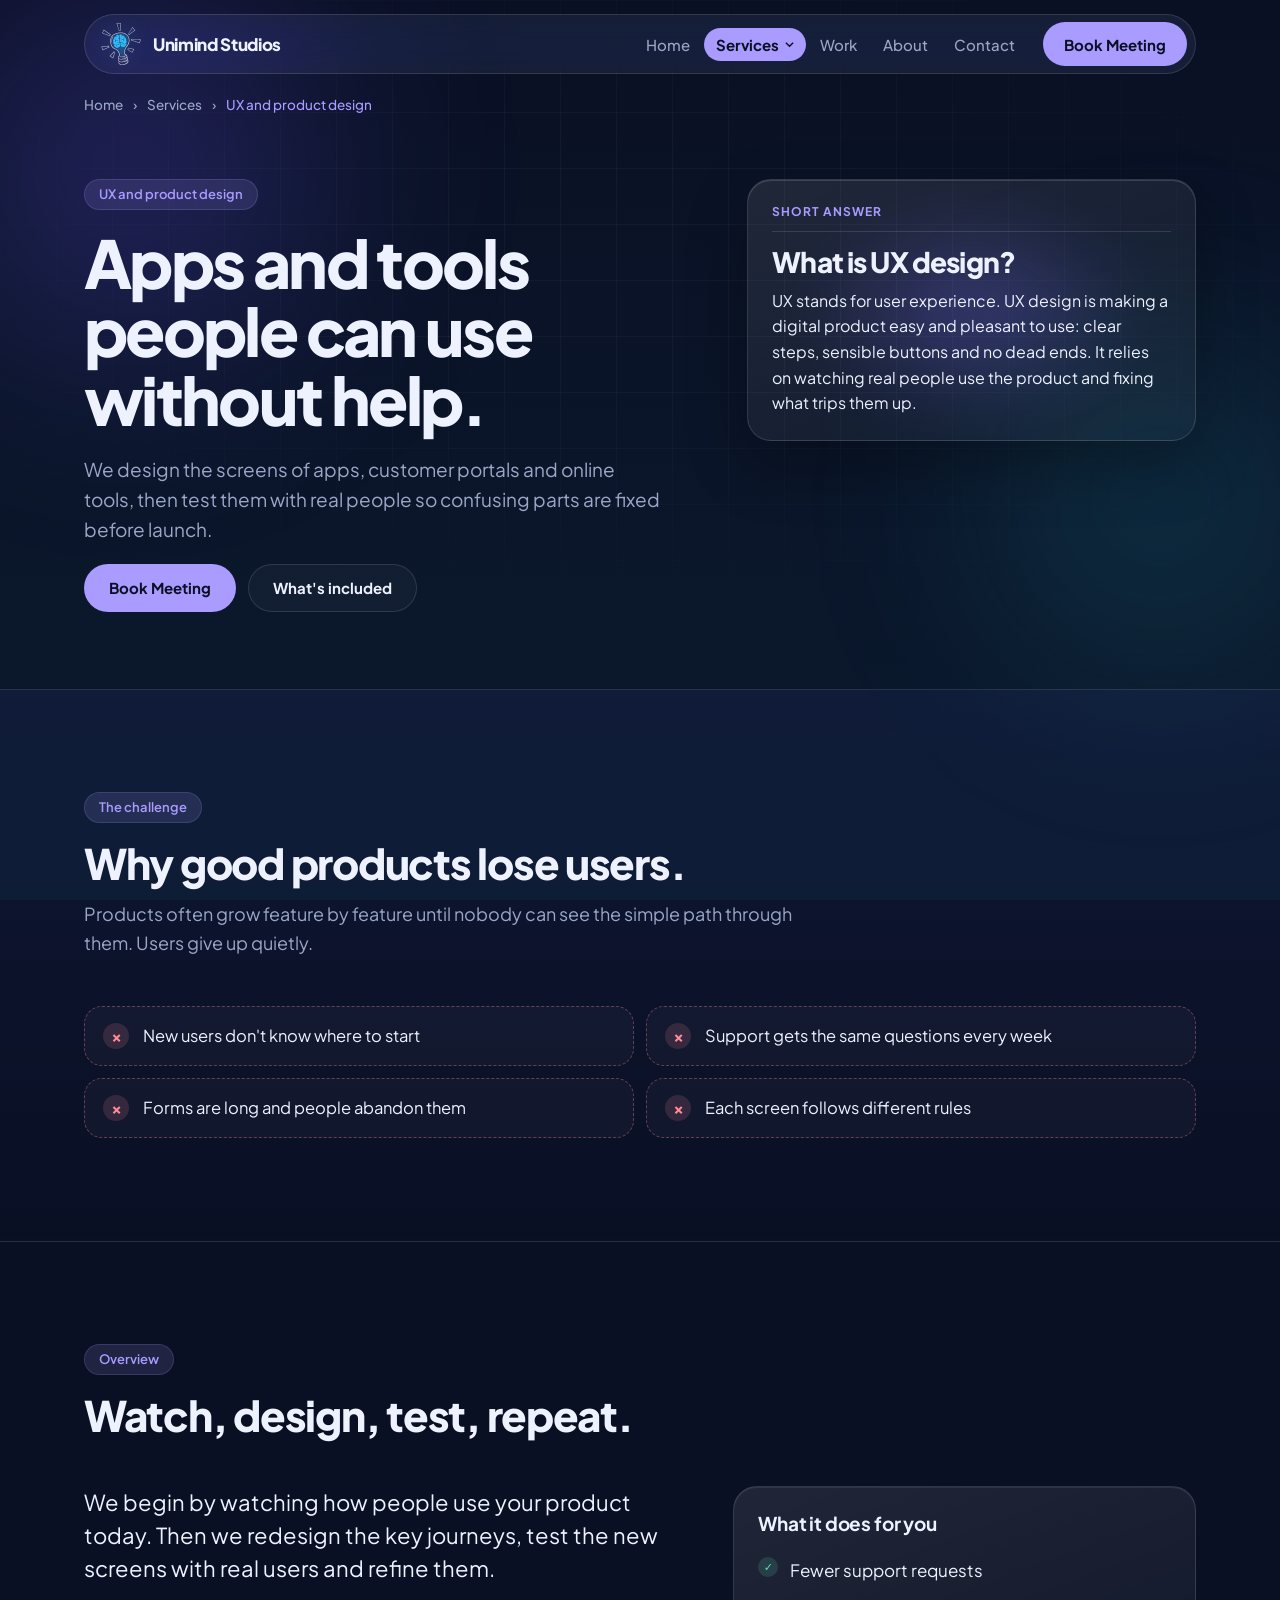
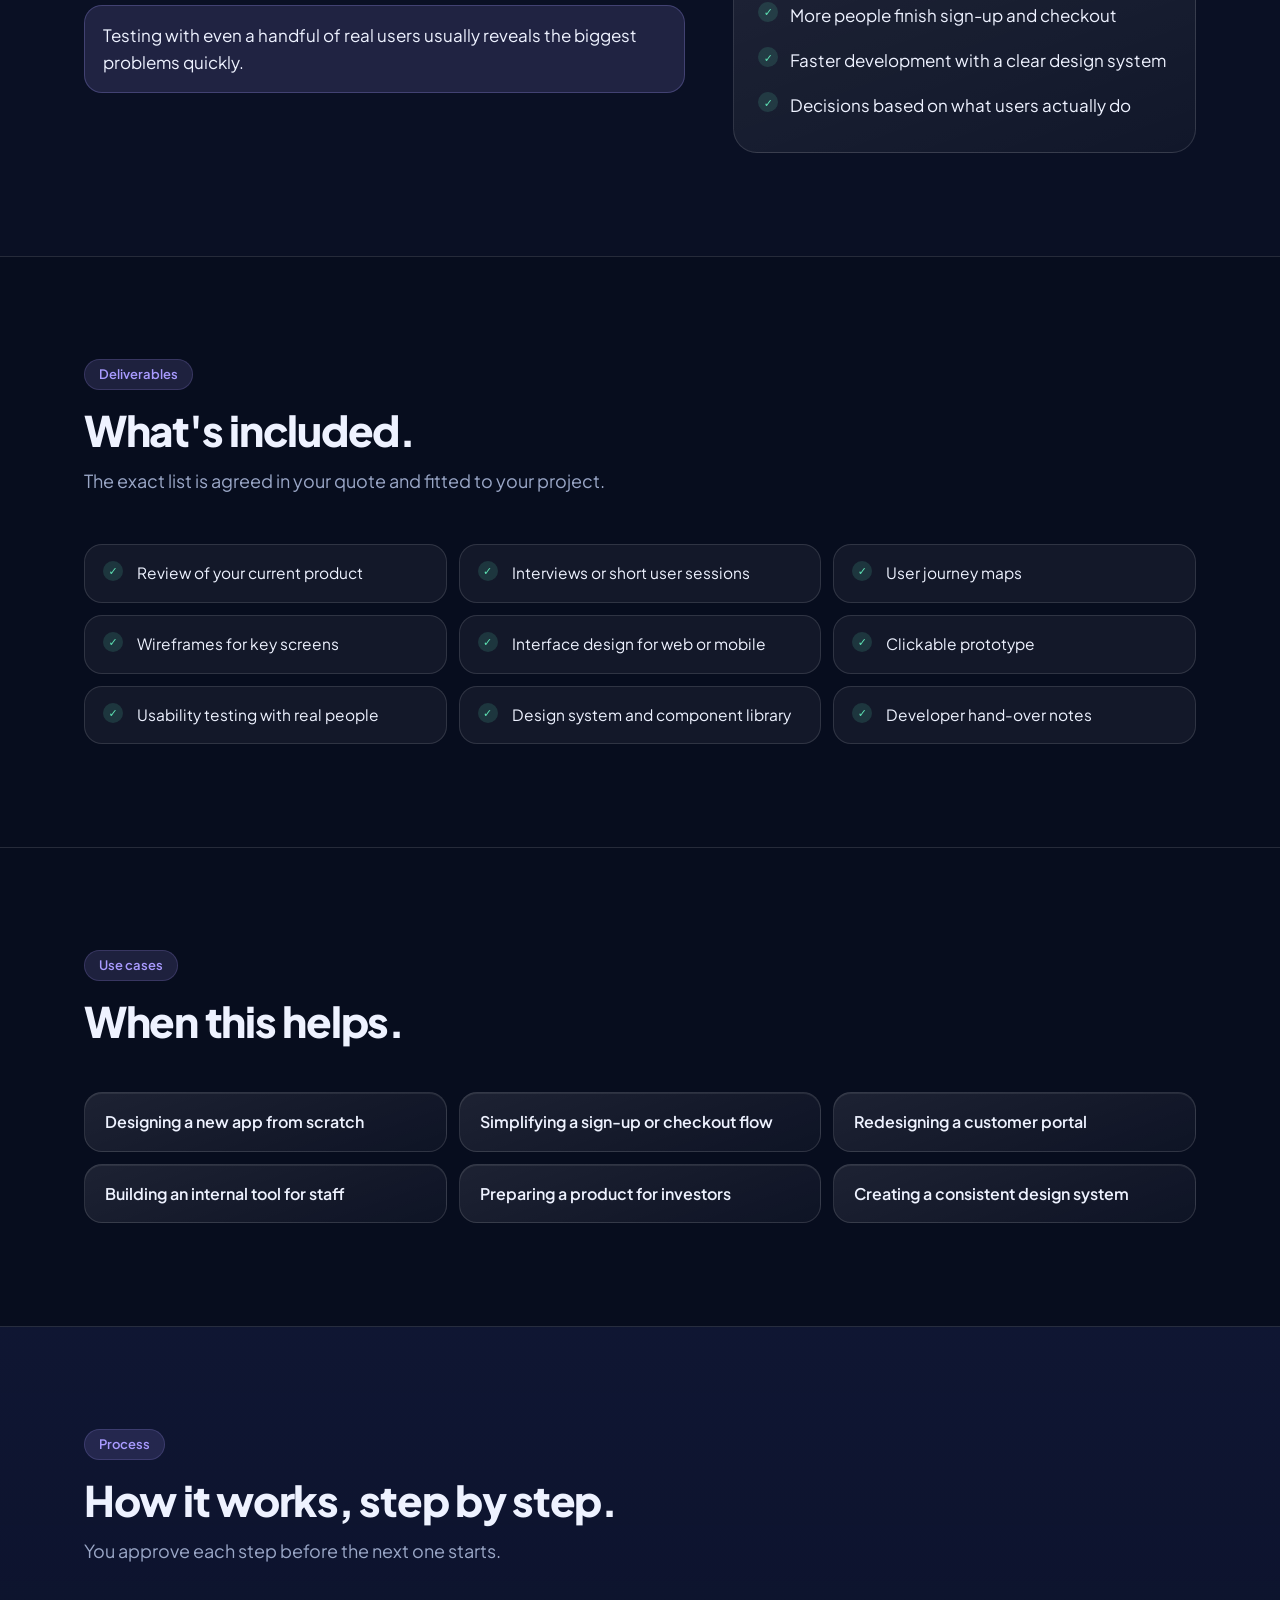
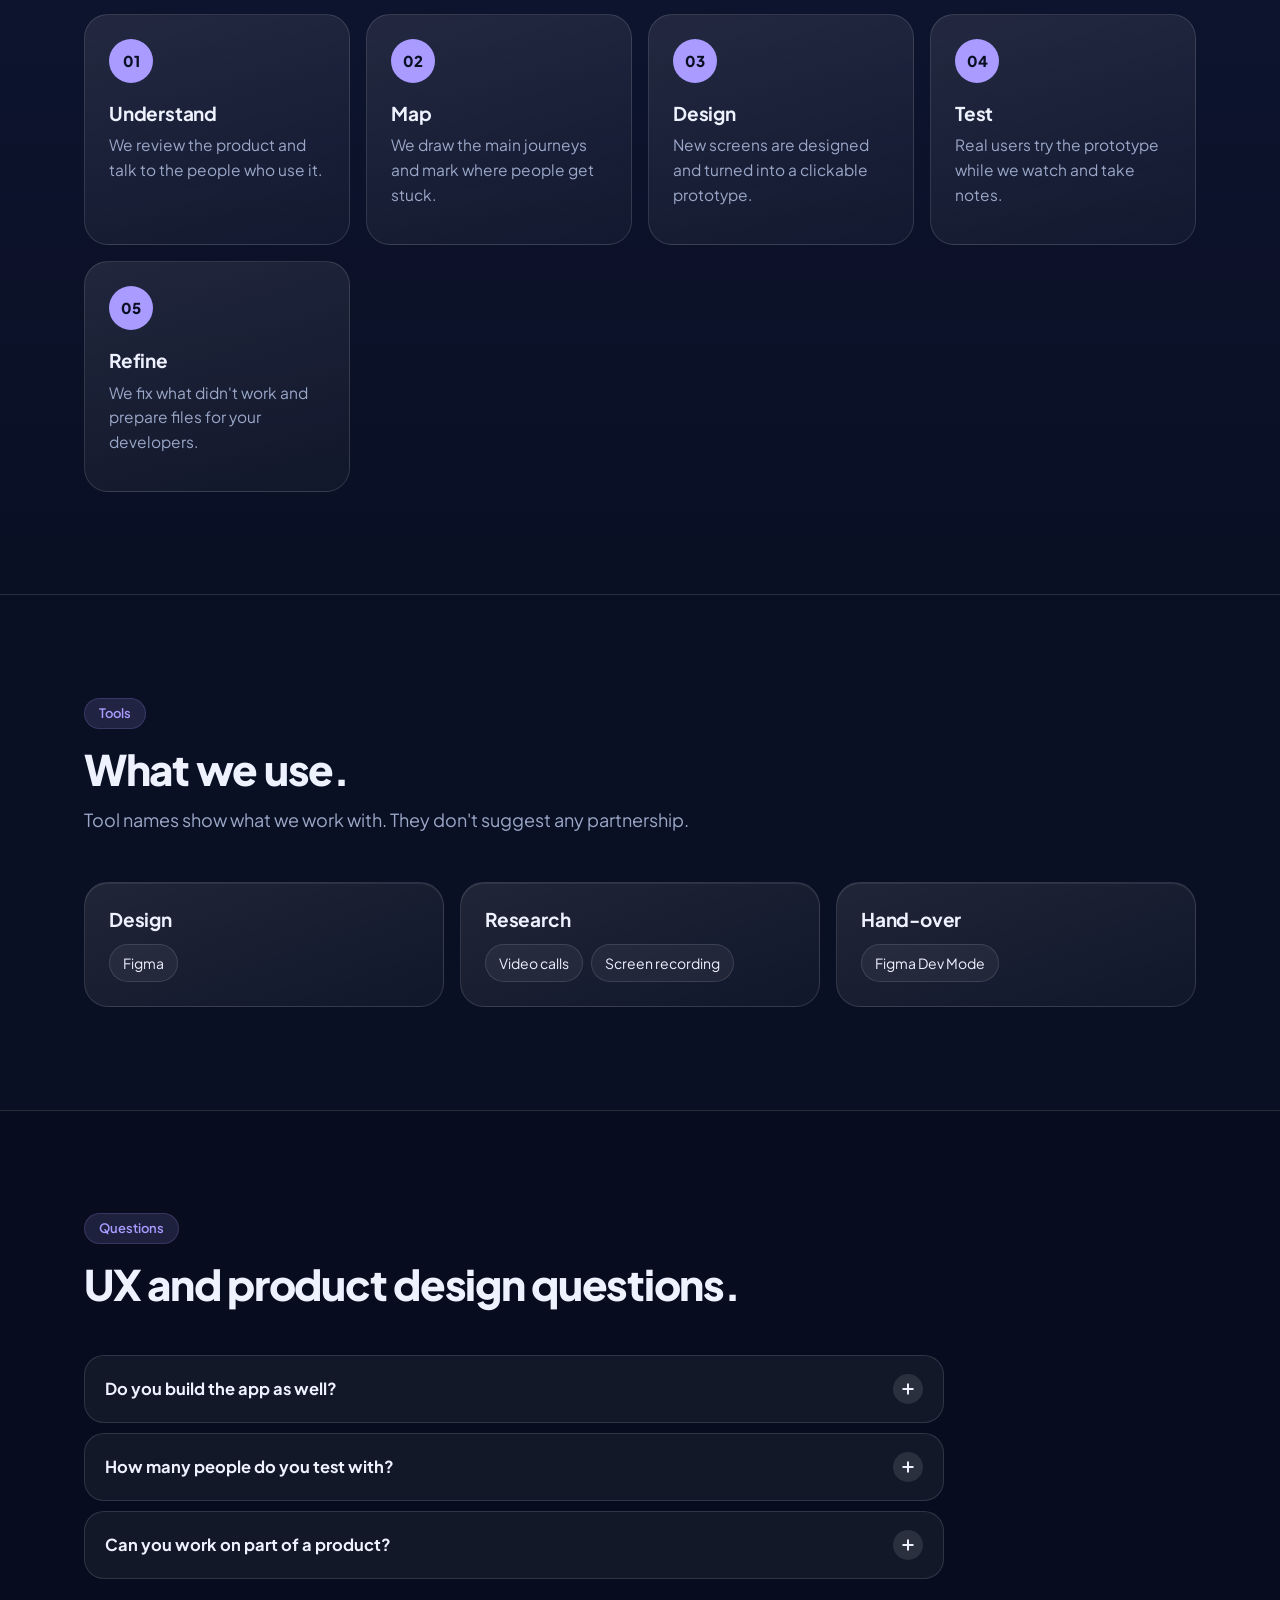
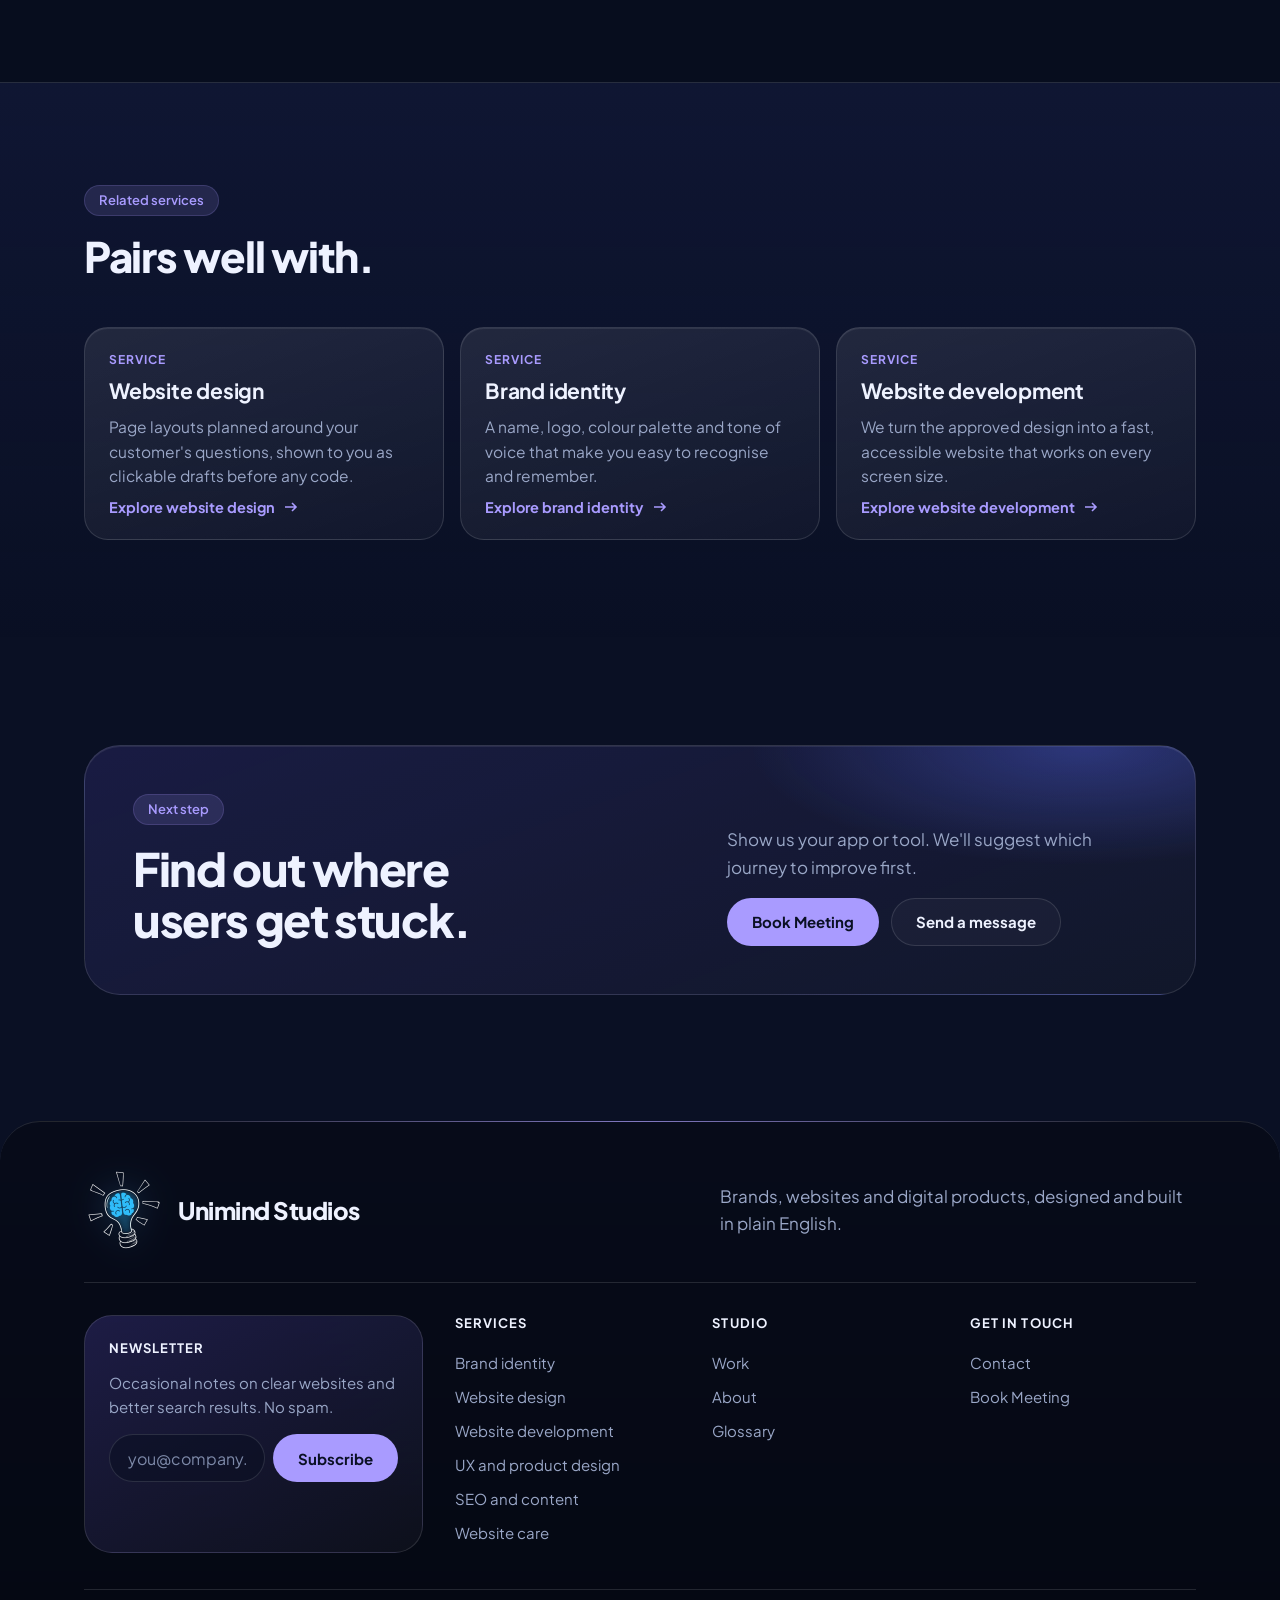
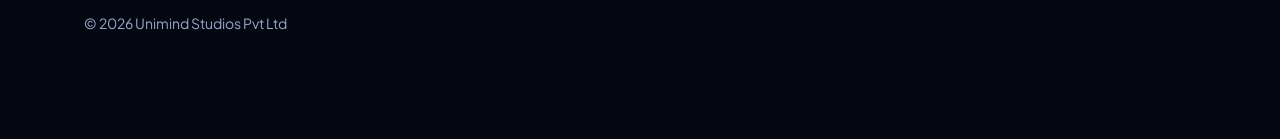
<file: services/ux-product-design/index.html>
<!doctype html>
<html lang="en" data-root="../../" data-booking="https://calendar.app.google/8Rh3U5bq6RLApSBVA" data-endpoint="">
<head>
<meta charset="utf-8">
<script>document.documentElement.classList.add("js")</script>
<meta name="viewport" content="width=device-width, initial-scale=1, viewport-fit=cover">
<title>UX and Product Design | Apps People Can Use | Unimind</title>
<meta name="description" content="UX and product design from Unimind Studios: research, screen design and testing with real people, so your app or online tool is easier to use.">
<meta name="robots" content="index, follow, max-image-preview:large">
<meta name="theme-color" content="#0A1024">
<link rel="canonical" href="https://www.unimindstudios.com/services/ux-product-design/">
<meta property="og:url" content="https://www.unimindstudios.com/services/ux-product-design/">
<meta property="og:image" content="https://www.unimindstudios.com/assets/img/og-image.jpg">
<meta property="og:image:width" content="1200">
<meta property="og:image:height" content="630">
<meta name="twitter:image" content="https://www.unimindstudios.com/assets/img/og-image.jpg">
<meta property="og:type" content="website">
<meta property="og:site_name" content="Unimind Studios">
<meta property="og:title" content="UX and Product Design | Apps People Can Use | Unimind">
<meta property="og:description" content="UX and product design from Unimind Studios: research, screen design and testing with real people, so your app or online tool is easier to use.">
<meta property="og:locale" content="en">
<meta name="twitter:card" content="summary_large_image">
<meta name="twitter:title" content="UX and Product Design | Apps People Can Use | Unimind">
<meta name="twitter:description" content="UX and product design from Unimind Studios: research, screen design and testing with real people, so your app or online tool is easier to use.">
<link rel="icon" href="../../favicon.ico" sizes="48x48">
<link rel="icon" href="../../assets/img/icon-32.png" type="image/png" sizes="32x32">
<link rel="icon" href="../../assets/img/icon-16.png" type="image/png" sizes="16x16">
<link rel="apple-touch-icon" href="../../assets/img/apple-touch-icon.png">
<link rel="manifest" href="../../site.webmanifest">
<link rel="preload" href="../../assets/fonts/plus-jakarta-sans-latin-wght-normal.woff2" as="font" type="font/woff2" crossorigin>
<link rel="stylesheet" href="../../assets/css/style.css?v=e2ec5138">
<script type="application/ld+json">{"@context":"https://schema.org","@graph":[{"@type":["ProfessionalService","Organization"],"@id":"https://www.unimindstudios.com/#organization","name":"Unimind Studios","legalName":"Unimind Studios Pvt Ltd","description":"A studio that designs and builds brands, websites and digital products.","knowsAbout":["Brand identity","Website design","Website development","UX and product design","SEO and content","Website care"],"url":"https://www.unimindstudios.com/","logo":{"@type":"ImageObject","url":"https://www.unimindstudios.com/assets/img/logo-512.png","width":512,"height":512},"image":"https://www.unimindstudios.com/assets/img/og-image.jpg","geo":{"@type":"GeoCoordinates","latitude":31.513101,"longitude":74.3447198},"hasMap":"https://www.google.com/maps/search/?api=1&query=31.513101,74.3447198","makesOffer":[{"@type":"Offer","itemOffered":{"@type":"Service","name":"Brand identity","url":"https://www.unimindstudios.com/services/brand-identity/"}},{"@type":"Offer","itemOffered":{"@type":"Service","name":"Website design","url":"https://www.unimindstudios.com/services/website-design/"}},{"@type":"Offer","itemOffered":{"@type":"Service","name":"Website development","url":"https://www.unimindstudios.com/services/website-development/"}},{"@type":"Offer","itemOffered":{"@type":"Service","name":"UX and product design","url":"https://www.unimindstudios.com/services/ux-product-design/"}},{"@type":"Offer","itemOffered":{"@type":"Service","name":"SEO and content","url":"https://www.unimindstudios.com/services/seo-content/"}},{"@type":"Offer","itemOffered":{"@type":"Service","name":"Website care","url":"https://www.unimindstudios.com/services/website-care/"}}]},{"@type":"WebSite","@id":"https://www.unimindstudios.com/#website","name":"Unimind Studios","publisher":{"@id":"https://www.unimindstudios.com/#organization"},"inLanguage":"en","url":"https://www.unimindstudios.com/"},{"@type":"BreadcrumbList","@id":"https://www.unimindstudios.com/services/ux-product-design/#breadcrumb","itemListElement":[{"@type":"ListItem","position":1,"name":"Home","item":"https://www.unimindstudios.com/"},{"@type":"ListItem","position":2,"name":"Services","item":"https://www.unimindstudios.com/services/"},{"@type":"ListItem","position":3,"name":"UX and product design","item":"https://www.unimindstudios.com/services/ux-product-design/"}]},{"@type":"WebPage","@id":"https://www.unimindstudios.com/services/ux-product-design/#webpage","name":"UX and Product Design | Apps People Can Use | Unimind","description":"UX and product design from Unimind Studios: research, screen design and testing with real people, so your app or online tool is easier to use.","inLanguage":"en","isPartOf":{"@id":"https://www.unimindstudios.com/#website"},"about":{"@id":"https://www.unimindstudios.com/#organization"},"url":"https://www.unimindstudios.com/services/ux-product-design/","breadcrumb":{"@id":"https://www.unimindstudios.com/services/ux-product-design/#breadcrumb"}},{"@type":"Service","@id":"https://www.unimindstudios.com/services/ux-product-design/#service","name":"UX and product design","serviceType":"UX and product design","description":"UX and product design from Unimind Studios: research, screen design and testing with real people, so your app or online tool is easier to use.","provider":{"@id":"https://www.unimindstudios.com/#organization"},"url":"https://www.unimindstudios.com/services/ux-product-design/"},{"@type":"FAQPage","mainEntity":[{"@type":"Question","name":"What is UX design?","acceptedAnswer":{"@type":"Answer","text":"UX stands for user experience. UX design is making a digital product easy and pleasant to use: clear steps, sensible buttons and no dead ends. It relies on watching real people use the product and fixing what trips them up."}},{"@type":"Question","name":"Do you build the app as well?","acceptedAnswer":{"@type":"Answer","text":"We focus on design and testing. We can work alongside your developers or suggest a team to build it."}},{"@type":"Question","name":"How many people do you test with?","acceptedAnswer":{"@type":"Answer","text":"It depends on the project. We agree the number and type of testers in the plan."}},{"@type":"Question","name":"Can you work on part of a product?","acceptedAnswer":{"@type":"Answer","text":"Yes. Many projects focus on one journey, such as sign-up or checkout."}}]}]}</script>
</head>
<body>
<div class="bgfx" aria-hidden="true"><i></i></div>
<a class="skip" href="#main">Skip to content</a>
<header class="site-header">
  <div class="wrap hdr">
    <a class="logo" href="../../" aria-label="Unimind Studios home"><img class="mark" src="../../assets/img/logo-mark-88.webp" width="44" height="44" alt="" decoding="async"><span class="long">Unimind Studios</span></a>
    <nav class="nav" aria-label="Main">
      <a href="../../"><span>Home</span></a>
      <div class="has-mega">
        <button type="button" class="current" data-mega-btn aria-expanded="false" aria-controls="mega"><span>Services</span>
          <svg class="chev" viewBox="0 0 10 10" aria-hidden="true"><path d="M1 3l4 4 4-4" fill="none" stroke="currentColor" stroke-width="1.6"/></svg></button>
        <div class="mega" id="mega"><div class="wrap mega-grid">
          <div class="mega-intro"><p class="mega-title">Six ways we can help</p><p>From the first sketch of your logo to the site that keeps working years later.</p><a class="btn btn-ghost" href="../../services/">See all services</a></div>
          <div class="mega-list"><a href="../../services/brand-identity/"><strong>Brand identity</strong><small>Name, logo, colours and voice</small></a><a href="../../services/website-design/"><strong>Website design</strong><small>Pages laid out around your customer</small></a><a href="../../services/website-development/"><strong>Website development</strong><small>Fast, accessible code you own</small></a><a href="../../services/ux-product-design/"><strong>UX and product design</strong><small>Apps and tools people can figure out</small></a><a href="../../services/seo-content/"><strong>SEO and content</strong><small>Help people find you on search</small></a><a href="../../services/website-care/"><strong>Website care</strong><small>Updates, fixes and monthly reports</small></a></div>
        </div></div>
      </div>
      <a href="../../work/"><span>Work</span></a><a href="../../about/"><span>About</span></a><a href="../../contact/"><span>Contact</span></a>
    </nav>
    <a class="btn btn-primary" href="https://calendar.app.google/8Rh3U5bq6RLApSBVA" target="_blank" rel="noopener" data-book>Book Meeting</a>
    <button class="burger" type="button" data-burger aria-expanded="false" aria-controls="mobile-menu" aria-label="Open menu"><svg viewBox="0 0 20 14" aria-hidden="true"><path d="M0 1h20M0 7h20M0 13h20" stroke="currentColor" stroke-width="1.8"/></svg></button>
  </div>
</header>
<nav class="mobile-menu" id="mobile-menu" aria-label="Mobile"><a href="../../">Home</a><a href="../../services/">Services</a><div class="sub"><a href="../../services/brand-identity/">Brand identity</a><a href="../../services/website-design/">Website design</a><a href="../../services/website-development/">Website development</a><a href="../../services/ux-product-design/">UX and product design</a><a href="../../services/seo-content/">SEO and content</a><a href="../../services/website-care/">Website care</a></div><a href="../../work/">Work</a><a href="../../about/">About</a><a href="../../contact/">Contact</a><a class="btn btn-primary" href="https://calendar.app.google/8Rh3U5bq6RLApSBVA" target="_blank" rel="noopener" data-book>Book Meeting</a></nav>
<nav class="crumbs" aria-label="Breadcrumb"><div class="wrap"><ol><li><a href="../../">Home</a></li><li><a href="../../services/">Services</a></li><li aria-current="page">UX and product design</li></ol></div></nav>
<main id="main">
<section class="pg-hero"><div class="wrap hero-grid">
<div><span class="tag">UX and product design</span><h1>Apps and tools people can use without help.</h1><p class="lede">We design the screens of apps, customer portals and online tools, then test them with real people so confusing parts are fixed before launch.</p>
<div class="btn-row"><a class="btn btn-primary" href="https://calendar.app.google/8Rh3U5bq6RLApSBVA" target="_blank" rel="noopener" data-book>Book Meeting</a><a class="btn btn-ghost" href="#included">What's included</a></div></div>
<aside class="answer" aria-labelledby="ans-h"><span class="label"><b>Short answer</b></span><h2 id="ans-h">What is UX design?</h2><p>UX stands for user experience. UX design is making a digital product easy and pleasant to use: clear steps, sensible buttons and no dead ends. It relies on watching real people use the product and fixing what trips them up.</p></aside>
</div></section>
<section class="sec " aria-labelledby="the-challenge-h"><div class="wrap"><div class="sec-head reveal"><span class="tag">The challenge</span><div><h2 id="the-challenge-h">Why good products lose users.</h2><p>Products often grow feature by feature until nobody can see the simple path through them. Users give up quietly.</p></div></div><ul class="xlist reveal"><li><i aria-hidden="true">×</i>New users don&#x27;t know where to start</li><li><i aria-hidden="true">×</i>Support gets the same questions every week</li><li><i aria-hidden="true">×</i>Forms are long and people abandon them</li><li><i aria-hidden="true">×</i>Each screen follows different rules</li></ul></div></section>
<section class="sec " aria-labelledby="overview-h"><div class="wrap"><div class="sec-head reveal"><span class="tag">Overview</span><div><h2 id="overview-h">Watch, design, test, repeat.</h2></div></div><div class="ov reveal"><div><p class="big-p">We begin by watching how people use your product today. Then we redesign the key journeys, test the new screens with real users and refine them.</p><p class="note">Testing with even a handful of real users usually reveals the biggest problems quickly.</p></div><div class="card"><h3>What it does for you</h3><ul class="tick"><li>Fewer support requests</li><li>More people finish sign-up and checkout</li><li>Faster development with a clear design system</li><li>Decisions based on what users actually do</li></ul></div></div></div></section>
<div id="included"><section class="sec " aria-labelledby="deliverables-h"><div class="wrap"><div class="sec-head reveal"><span class="tag">Deliverables</span><div><h2 id="deliverables-h">What's included.</h2><p>The exact list is agreed in your quote and fitted to your project.</p></div></div><div class="dgrid reveal"><div>Review of your current product</div><div>Interviews or short user sessions</div><div>User journey maps</div><div>Wireframes for key screens</div><div>Interface design for web or mobile</div><div>Clickable prototype</div><div>Usability testing with real people</div><div>Design system and component library</div><div>Developer hand-over notes</div></div></div></section></div>
<section class="sec " aria-labelledby="use-cases-h"><div class="wrap"><div class="sec-head reveal"><span class="tag">Use cases</span><div><h2 id="use-cases-h">When this helps.</h2></div></div><ul class="uses reveal"><li>Designing a new app from scratch</li><li>Simplifying a sign-up or checkout flow</li><li>Redesigning a customer portal</li><li>Building an internal tool for staff</li><li>Preparing a product for investors</li><li>Creating a consistent design system</li></ul></div></section>
<section class="sec " aria-labelledby="process-h"><div class="wrap"><div class="sec-head reveal"><span class="tag">Process</span><div><h2 id="process-h">How it works, step by step.</h2><p>You approve each step before the next one starts.</p></div></div><ol class="steps reveal"><li><span class="big" aria-hidden="true">01</span><h3>Understand</h3><p>We review the product and talk to the people who use it.</p></li><li><span class="big" aria-hidden="true">02</span><h3>Map</h3><p>We draw the main journeys and mark where people get stuck.</p></li><li><span class="big" aria-hidden="true">03</span><h3>Design</h3><p>New screens are designed and turned into a clickable prototype.</p></li><li><span class="big" aria-hidden="true">04</span><h3>Test</h3><p>Real users try the prototype while we watch and take notes.</p></li><li><span class="big" aria-hidden="true">05</span><h3>Refine</h3><p>We fix what didn&#x27;t work and prepare files for your developers.</p></li></ol></div></section>
<section class="sec " aria-labelledby="tools-h"><div class="wrap"><div class="sec-head reveal"><span class="tag">Tools</span><div><h2 id="tools-h">What we use.</h2><p>Tool names show what we work with. They don't suggest any partnership.</p></div></div><div class="tgroups reveal"><div class="card"><h3>Design</h3><ul><li>Figma</li></ul></div><div class="card"><h3>Research</h3><ul><li>Video calls</li><li>Screen recording</li></ul></div><div class="card"><h3>Hand-over</h3><ul><li>Figma Dev Mode</li></ul></div></div></div></section>
<section class="sec " aria-labelledby="questions-h"><div class="wrap"><div class="sec-head reveal"><span class="tag">Questions</span><div><h2 id="questions-h">UX and product design questions.</h2></div></div><div class="faq reveal"><details><summary>Do you build the app as well?<i aria-hidden="true"></i></summary><div class="a"><p>We focus on design and testing. We can work alongside your developers or suggest a team to build it.</p></div></details><details><summary>How many people do you test with?<i aria-hidden="true"></i></summary><div class="a"><p>It depends on the project. We agree the number and type of testers in the plan.</p></div></details><details><summary>Can you work on part of a product?<i aria-hidden="true"></i></summary><div class="a"><p>Yes. Many projects focus on one journey, such as sign-up or checkout.</p></div></details></div></div></section>
<section class="sec " aria-labelledby="related-services-h"><div class="wrap"><div class="sec-head reveal"><span class="tag">Related services</span><div><h2 id="related-services-h">Pairs well with.</h2></div></div><div class="rel reveal"><a href="../../services/website-design/"><span class="label">Service</span><h3>Website design</h3><p>Page layouts planned around your customer&#x27;s questions, shown to you as clickable drafts before any code.</p><span class="more">Explore website design <svg viewBox="0 0 16 16" width="16" aria-hidden="true"><path d="M2 8h11M9 4l4 4-4 4" fill="none" stroke="currentColor" stroke-width="1.6"/></svg></span></a><a href="../../services/brand-identity/"><span class="label">Service</span><h3>Brand identity</h3><p>A name, logo, colour palette and tone of voice that make you easy to recognise and remember.</p><span class="more">Explore brand identity <svg viewBox="0 0 16 16" width="16" aria-hidden="true"><path d="M2 8h11M9 4l4 4-4 4" fill="none" stroke="currentColor" stroke-width="1.6"/></svg></span></a><a href="../../services/website-development/"><span class="label">Service</span><h3>Website development</h3><p>We turn the approved design into a fast, accessible website that works on every screen size.</p><span class="more">Explore website development <svg viewBox="0 0 16 16" width="16" aria-hidden="true"><path d="M2 8h11M9 4l4 4-4 4" fill="none" stroke="currentColor" stroke-width="1.6"/></svg></span></a></div></div></section>
<section class="cta" aria-labelledby="cta-h"><div class="wrap"><div class="cta-box reveal">
<div><span class="tag">Next step</span><h2 id="cta-h" style="margin-top:18px">Find out where users get stuck.</h2></div>
<div><p>Show us your app or tool. We&#x27;ll suggest which journey to improve first.</p><div class="btn-row"><a class="btn btn-primary" href="https://calendar.app.google/8Rh3U5bq6RLApSBVA" target="_blank" rel="noopener" data-book>Book Meeting</a><a class="btn btn-ghost" href="../../contact/">Send a message</a></div></div>
</div></div></section>
</main>
<footer class="site-footer"><div class="wrap">
<div class="foot-brand"><a class="foot-logo" href="../../" aria-label="Unimind Studios home"><img src="../../assets/img/logo-mark-160.webp" width="80" height="80" alt="" loading="lazy" decoding="async"><span>Unimind Studios</span></a><p>Brands, websites and digital products, designed and built in plain English.</p></div>
<div class="foot-grid">
  <div class="news"><h2>Newsletter</h2><p>Occasional notes on clear websites and better search results. No spam.</p>
    <form data-form data-ok="Thanks. You're on the list." novalidate>
      <input type="hidden" name="form" value="newsletter">
      <div class="hp" aria-hidden="true"><label>Leave this empty<input type="text" name="website" tabindex="-1" autocomplete="off"></label></div>
      <label class="vh" for="nl-email">Email address</label>
      <input class="field" id="nl-email" type="email" name="email" placeholder="you@company.com" autocomplete="email" required>
      <button class="btn btn-primary" type="submit">Subscribe</button>
    </form><p class="form-msg" role="status" aria-live="polite"></p></div>
  <div><h2>Services</h2><ul><li><a class="ul" href="../../services/brand-identity/">Brand identity</a></li><li><a class="ul" href="../../services/website-design/">Website design</a></li><li><a class="ul" href="../../services/website-development/">Website development</a></li><li><a class="ul" href="../../services/ux-product-design/">UX and product design</a></li><li><a class="ul" href="../../services/seo-content/">SEO and content</a></li><li><a class="ul" href="../../services/website-care/">Website care</a></li></ul></div>
  <div><h2>Studio</h2><ul><li><a class="ul" href="../../work/">Work</a></li><li><a class="ul" href="../../about/">About</a></li><li><a class="ul" href="../../glossary/">Glossary</a></li></ul></div>
  <div><h2>Get in touch</h2><ul><li><a class="ul" href="../../contact/">Contact</a></li><li><a class="ul" href="https://calendar.app.google/8Rh3U5bq6RLApSBVA" target="_blank" rel="noopener" data-book>Book Meeting</a></li></ul></div>
</div>
<p class="wordmark" aria-hidden="true">Unimind<i></i></p>
<div class="foot-base"><span>© 2026 Unimind Studios Pvt Ltd</span><nav aria-label="Legal"></nav></div>
</div></footer>
<div class="modal" id="booking" role="dialog" aria-modal="true" aria-labelledby="book-h" aria-hidden="true">
  <div class="modal-scrim" data-close></div>
  <div class="modal-card">
    <button class="modal-close" type="button" aria-label="Close"><svg viewBox="0 0 14 14" width="14" aria-hidden="true"><path d="M1 1l12 12M13 1L1 13" stroke="currentColor" stroke-width="1.8"/></svg></button>
    <span class="tag"><span class="dot" aria-hidden="true"></span>Free first meeting</span>
    <h2 id="book-h">Book a meeting with us.</h2>
    <p>You'll choose a time on our Google Calendar. In the meeting we'll cover:</p>
    <ul><li>What your business does and who it serves</li><li>What isn't working with your site today</li><li>What we'd fix first, and roughly how</li></ul>
    <a class="btn btn-primary" href="https://calendar.app.google/8Rh3U5bq6RLApSBVA" target="_blank" rel="noopener" data-booking-link>Book Meeting</a>
  </div>
</div>
<div class="modal" id="dlg" role="dialog" aria-modal="true" aria-labelledby="dlg-h" aria-hidden="true">
  <div class="modal-scrim" data-close></div>
  <div class="modal-card wide"><button class="modal-close" type="button" aria-label="Close"><svg viewBox="0 0 14 14" width="14" aria-hidden="true"><path d="M1 1l12 12M13 1L1 13" stroke="currentColor" stroke-width="1.8"/></svg></button><div class="dlg-body"></div></div>
</div>
<div class="float-cta" id="float-cta" aria-hidden="true">
  <span class="float-cta-text"><span class="dot" aria-hidden="true"></span>Have a project in mind?</span>
  <a class="btn btn-primary" href="https://calendar.app.google/8Rh3U5bq6RLApSBVA" target="_blank" rel="noopener" data-book tabindex="-1"><svg viewBox="0 0 24 24" width="18" height="18" fill="none" stroke="currentColor" stroke-width="2" stroke-linecap="round" stroke-linejoin="round" aria-hidden="true"><rect x="3.5" y="5" width="17" height="15.5" rx="3"/><path d="M8 3v4M16 3v4M3.5 10h17"/></svg>Book Meeting</a>
</div>
<script src="../../assets/js/main.js?v=d0af30b3" defer></script>
</body>
</html>
</file>
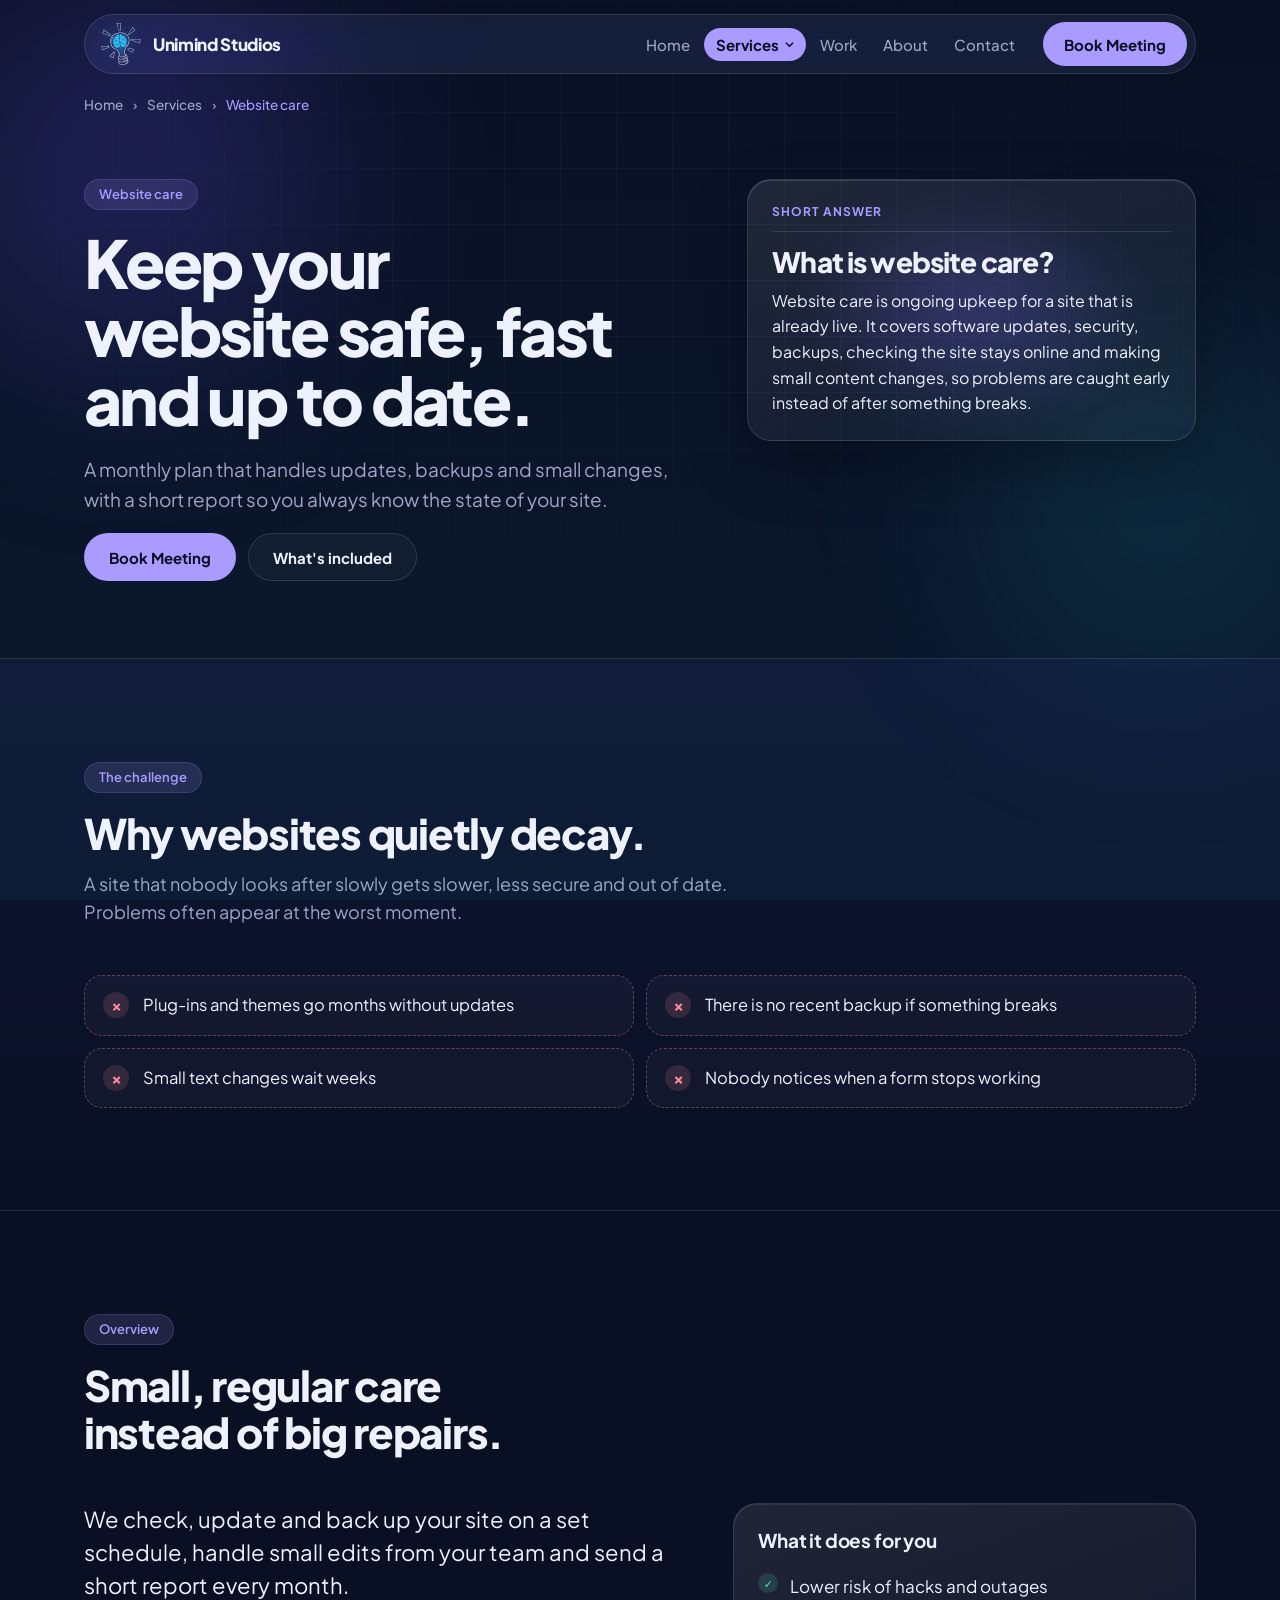
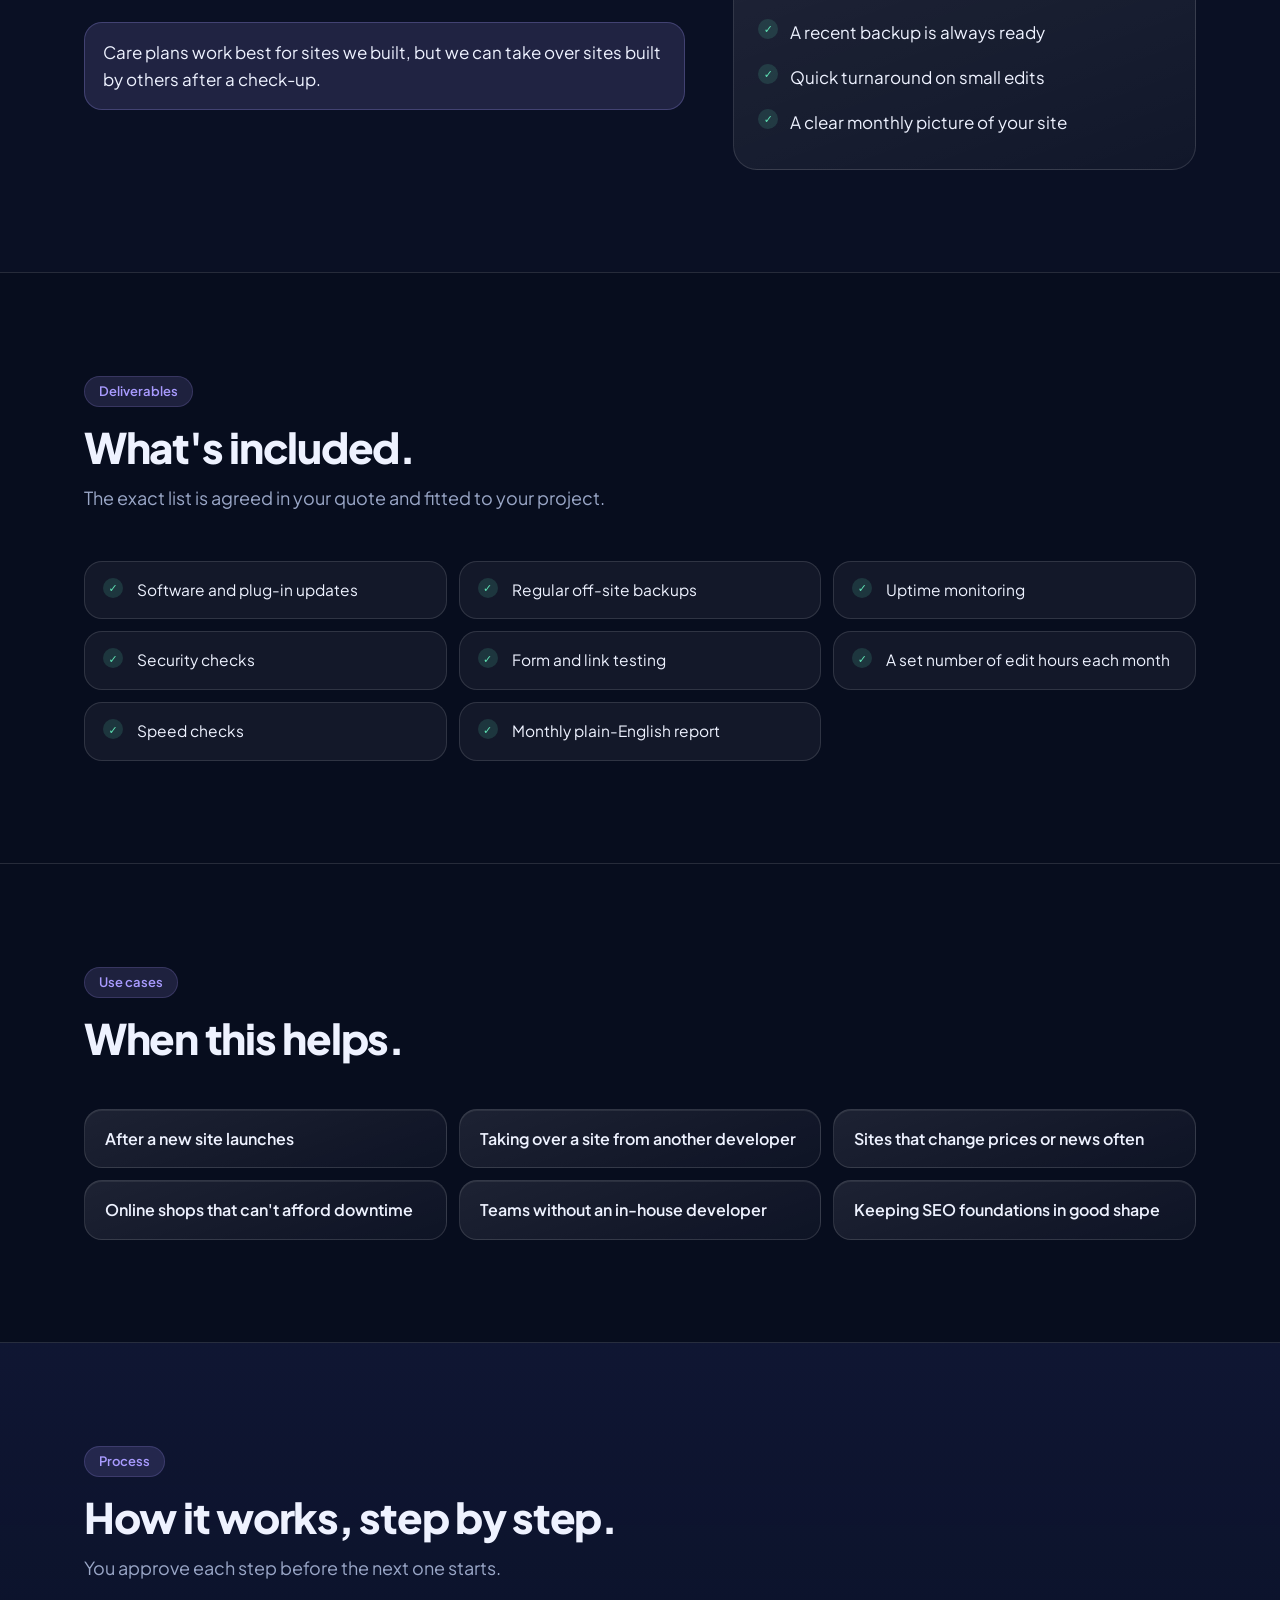
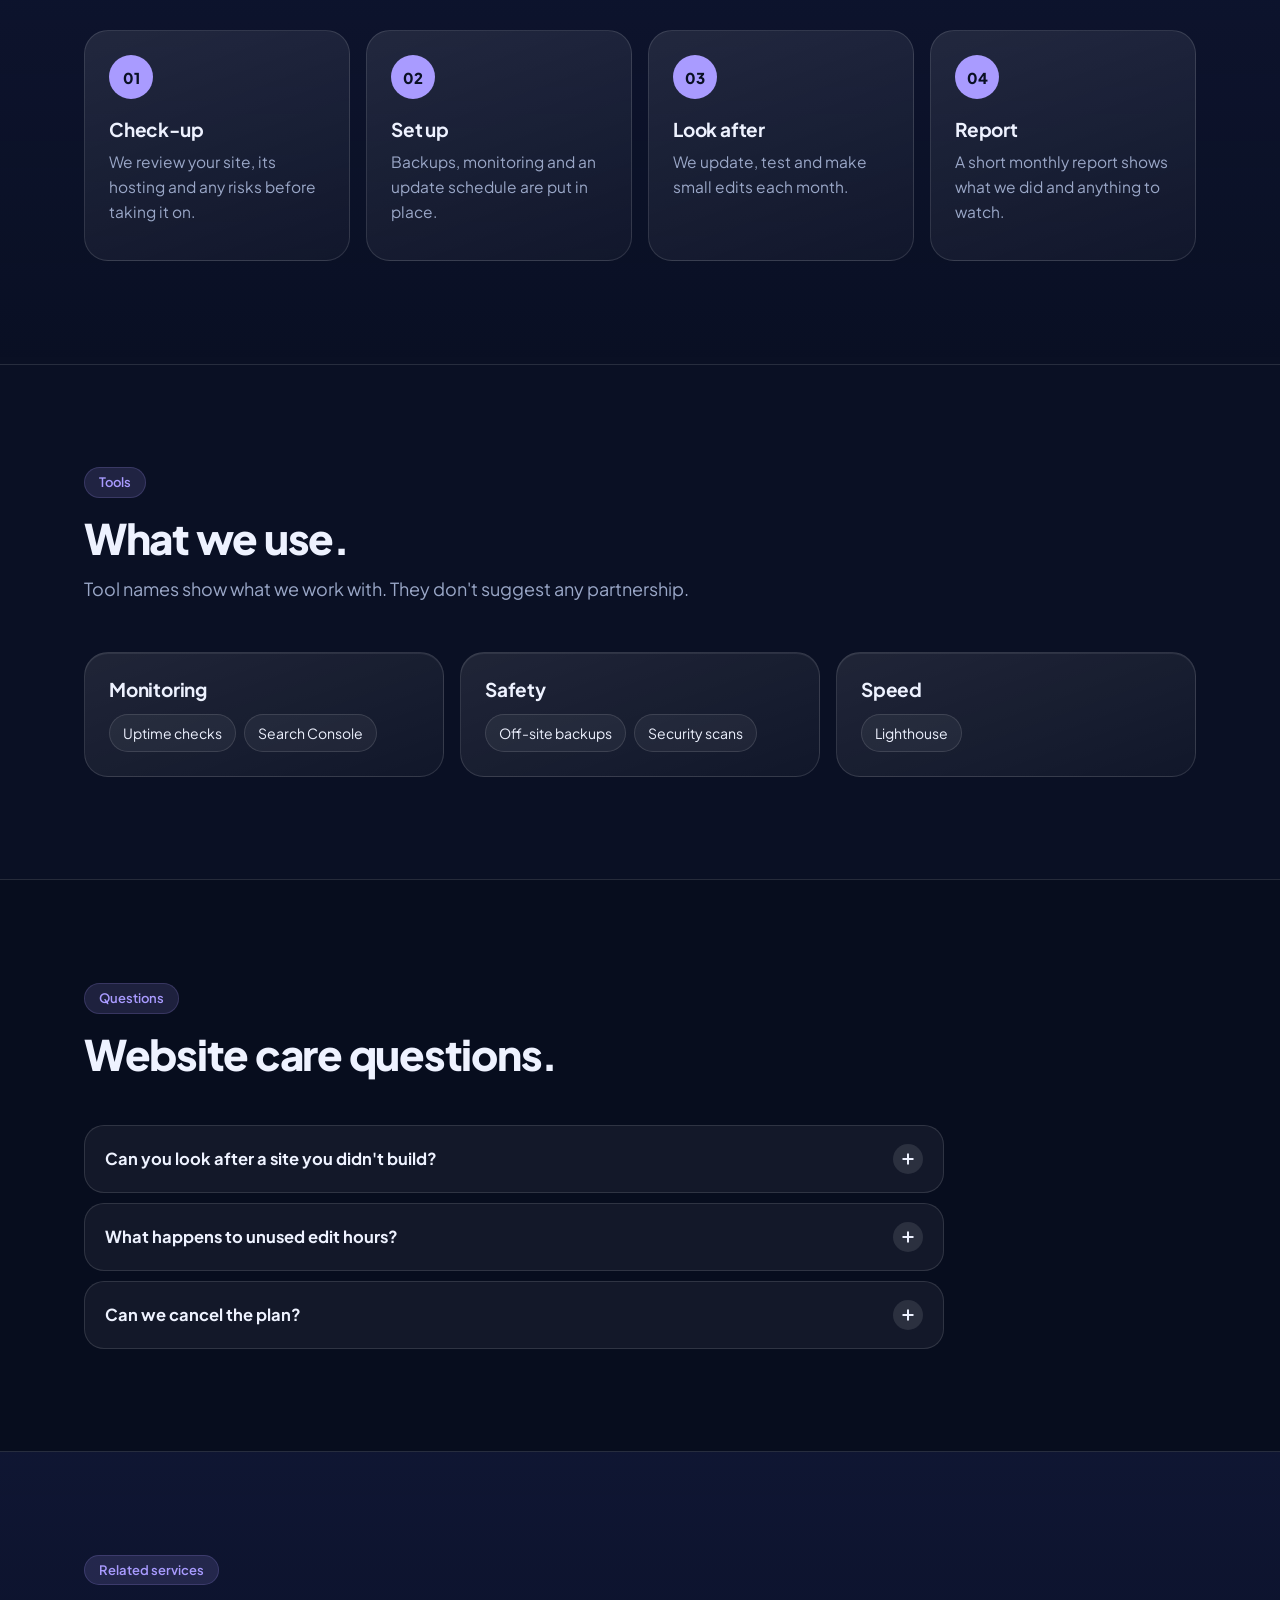
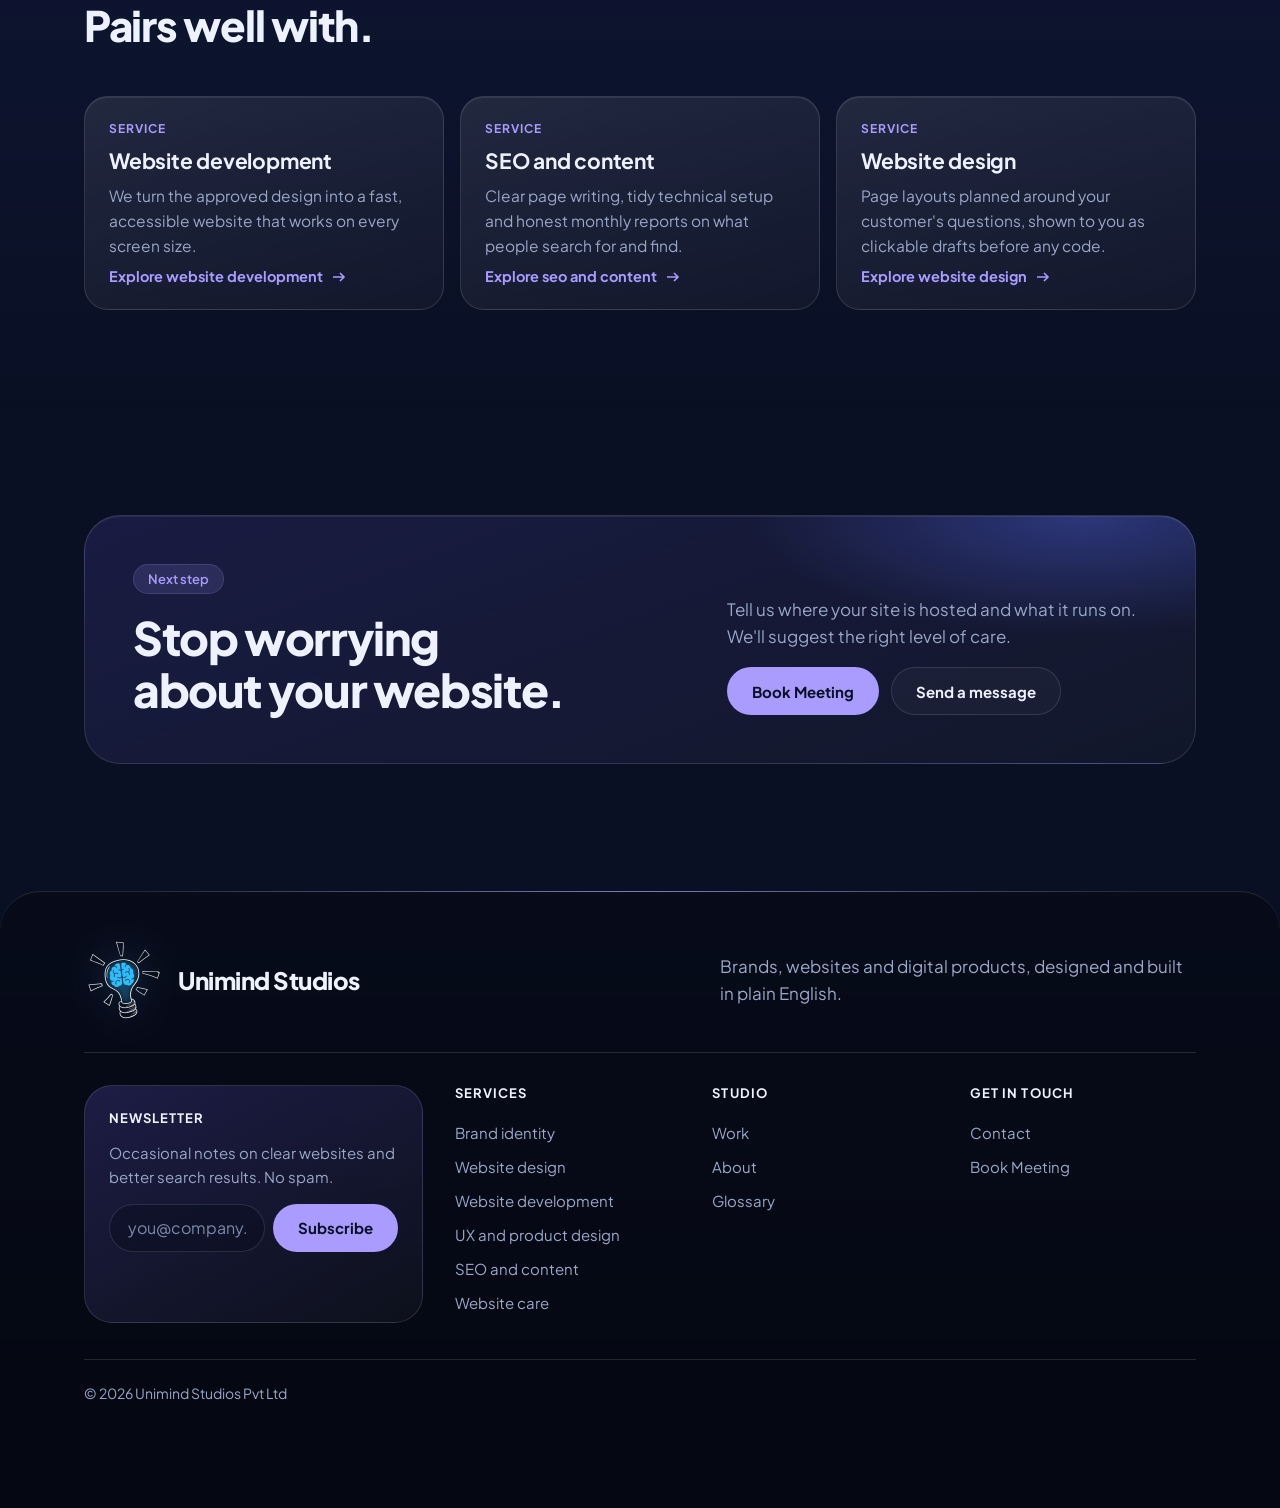
<file: services/website-care/index.html>
<!doctype html>
<html lang="en" data-root="../../" data-booking="https://calendar.app.google/8Rh3U5bq6RLApSBVA" data-endpoint="">
<head>
<meta charset="utf-8">
<script>document.documentElement.classList.add("js")</script>
<meta name="viewport" content="width=device-width, initial-scale=1, viewport-fit=cover">
<title>Website Care Plans | Updates, Backups and Fixes | Unimind</title>
<meta name="description" content="Website care from Unimind Studios: security updates, backups, uptime checks, small edits and a plain-English monthly report so your website keeps working.">
<meta name="robots" content="index, follow, max-image-preview:large">
<meta name="theme-color" content="#0A1024">
<link rel="canonical" href="https://www.unimindstudios.com/services/website-care/">
<meta property="og:url" content="https://www.unimindstudios.com/services/website-care/">
<meta property="og:image" content="https://www.unimindstudios.com/assets/img/og-image.jpg">
<meta property="og:image:width" content="1200">
<meta property="og:image:height" content="630">
<meta name="twitter:image" content="https://www.unimindstudios.com/assets/img/og-image.jpg">
<meta property="og:type" content="website">
<meta property="og:site_name" content="Unimind Studios">
<meta property="og:title" content="Website Care Plans | Updates, Backups and Fixes | Unimind">
<meta property="og:description" content="Website care from Unimind Studios: security updates, backups, uptime checks, small edits and a plain-English monthly report so your website keeps working.">
<meta property="og:locale" content="en">
<meta name="twitter:card" content="summary_large_image">
<meta name="twitter:title" content="Website Care Plans | Updates, Backups and Fixes | Unimind">
<meta name="twitter:description" content="Website care from Unimind Studios: security updates, backups, uptime checks, small edits and a plain-English monthly report so your website keeps working.">
<link rel="icon" href="../../favicon.ico" sizes="48x48">
<link rel="icon" href="../../assets/img/icon-32.png" type="image/png" sizes="32x32">
<link rel="icon" href="../../assets/img/icon-16.png" type="image/png" sizes="16x16">
<link rel="apple-touch-icon" href="../../assets/img/apple-touch-icon.png">
<link rel="manifest" href="../../site.webmanifest">
<link rel="preload" href="../../assets/fonts/plus-jakarta-sans-latin-wght-normal.woff2" as="font" type="font/woff2" crossorigin>
<link rel="stylesheet" href="../../assets/css/style.css?v=e2ec5138">
<script type="application/ld+json">{"@context":"https://schema.org","@graph":[{"@type":["ProfessionalService","Organization"],"@id":"https://www.unimindstudios.com/#organization","name":"Unimind Studios","legalName":"Unimind Studios Pvt Ltd","description":"A studio that designs and builds brands, websites and digital products.","knowsAbout":["Brand identity","Website design","Website development","UX and product design","SEO and content","Website care"],"url":"https://www.unimindstudios.com/","logo":{"@type":"ImageObject","url":"https://www.unimindstudios.com/assets/img/logo-512.png","width":512,"height":512},"image":"https://www.unimindstudios.com/assets/img/og-image.jpg","geo":{"@type":"GeoCoordinates","latitude":31.513101,"longitude":74.3447198},"hasMap":"https://www.google.com/maps/search/?api=1&query=31.513101,74.3447198","makesOffer":[{"@type":"Offer","itemOffered":{"@type":"Service","name":"Brand identity","url":"https://www.unimindstudios.com/services/brand-identity/"}},{"@type":"Offer","itemOffered":{"@type":"Service","name":"Website design","url":"https://www.unimindstudios.com/services/website-design/"}},{"@type":"Offer","itemOffered":{"@type":"Service","name":"Website development","url":"https://www.unimindstudios.com/services/website-development/"}},{"@type":"Offer","itemOffered":{"@type":"Service","name":"UX and product design","url":"https://www.unimindstudios.com/services/ux-product-design/"}},{"@type":"Offer","itemOffered":{"@type":"Service","name":"SEO and content","url":"https://www.unimindstudios.com/services/seo-content/"}},{"@type":"Offer","itemOffered":{"@type":"Service","name":"Website care","url":"https://www.unimindstudios.com/services/website-care/"}}]},{"@type":"WebSite","@id":"https://www.unimindstudios.com/#website","name":"Unimind Studios","publisher":{"@id":"https://www.unimindstudios.com/#organization"},"inLanguage":"en","url":"https://www.unimindstudios.com/"},{"@type":"BreadcrumbList","@id":"https://www.unimindstudios.com/services/website-care/#breadcrumb","itemListElement":[{"@type":"ListItem","position":1,"name":"Home","item":"https://www.unimindstudios.com/"},{"@type":"ListItem","position":2,"name":"Services","item":"https://www.unimindstudios.com/services/"},{"@type":"ListItem","position":3,"name":"Website care","item":"https://www.unimindstudios.com/services/website-care/"}]},{"@type":"WebPage","@id":"https://www.unimindstudios.com/services/website-care/#webpage","name":"Website Care Plans | Updates, Backups and Fixes | Unimind","description":"Website care from Unimind Studios: security updates, backups, uptime checks, small edits and a plain-English monthly report so your website keeps working.","inLanguage":"en","isPartOf":{"@id":"https://www.unimindstudios.com/#website"},"about":{"@id":"https://www.unimindstudios.com/#organization"},"url":"https://www.unimindstudios.com/services/website-care/","breadcrumb":{"@id":"https://www.unimindstudios.com/services/website-care/#breadcrumb"}},{"@type":"Service","@id":"https://www.unimindstudios.com/services/website-care/#service","name":"Website care","serviceType":"Website care","description":"Website care from Unimind Studios: security updates, backups, uptime checks, small edits and a plain-English monthly report so your website keeps working.","provider":{"@id":"https://www.unimindstudios.com/#organization"},"url":"https://www.unimindstudios.com/services/website-care/"},{"@type":"FAQPage","mainEntity":[{"@type":"Question","name":"What is website care?","acceptedAnswer":{"@type":"Answer","text":"Website care is ongoing upkeep for a site that is already live. It covers software updates, security, backups, checking the site stays online and making small content changes, so problems are caught early instead of after something breaks."}},{"@type":"Question","name":"Can you look after a site you didn't build?","acceptedAnswer":{"@type":"Answer","text":"Yes, after a check-up. We first review the site so we know what we're taking on and can flag any risks."}},{"@type":"Question","name":"What happens to unused edit hours?","acceptedAnswer":{"@type":"Answer","text":"This depends on the plan you choose and is written in the agreement."}},{"@type":"Question","name":"Can we cancel the plan?","acceptedAnswer":{"@type":"Answer","text":"The notice period is set out in the agreement. We make sure you have all files and logins if you leave."}}]}]}</script>
</head>
<body>
<div class="bgfx" aria-hidden="true"><i></i></div>
<a class="skip" href="#main">Skip to content</a>
<header class="site-header">
  <div class="wrap hdr">
    <a class="logo" href="../../" aria-label="Unimind Studios home"><img class="mark" src="../../assets/img/logo-mark-88.webp" width="44" height="44" alt="" decoding="async"><span class="long">Unimind Studios</span></a>
    <nav class="nav" aria-label="Main">
      <a href="../../"><span>Home</span></a>
      <div class="has-mega">
        <button type="button" class="current" data-mega-btn aria-expanded="false" aria-controls="mega"><span>Services</span>
          <svg class="chev" viewBox="0 0 10 10" aria-hidden="true"><path d="M1 3l4 4 4-4" fill="none" stroke="currentColor" stroke-width="1.6"/></svg></button>
        <div class="mega" id="mega"><div class="wrap mega-grid">
          <div class="mega-intro"><p class="mega-title">Six ways we can help</p><p>From the first sketch of your logo to the site that keeps working years later.</p><a class="btn btn-ghost" href="../../services/">See all services</a></div>
          <div class="mega-list"><a href="../../services/brand-identity/"><strong>Brand identity</strong><small>Name, logo, colours and voice</small></a><a href="../../services/website-design/"><strong>Website design</strong><small>Pages laid out around your customer</small></a><a href="../../services/website-development/"><strong>Website development</strong><small>Fast, accessible code you own</small></a><a href="../../services/ux-product-design/"><strong>UX and product design</strong><small>Apps and tools people can figure out</small></a><a href="../../services/seo-content/"><strong>SEO and content</strong><small>Help people find you on search</small></a><a href="../../services/website-care/"><strong>Website care</strong><small>Updates, fixes and monthly reports</small></a></div>
        </div></div>
      </div>
      <a href="../../work/"><span>Work</span></a><a href="../../about/"><span>About</span></a><a href="../../contact/"><span>Contact</span></a>
    </nav>
    <a class="btn btn-primary" href="https://calendar.app.google/8Rh3U5bq6RLApSBVA" target="_blank" rel="noopener" data-book>Book Meeting</a>
    <button class="burger" type="button" data-burger aria-expanded="false" aria-controls="mobile-menu" aria-label="Open menu"><svg viewBox="0 0 20 14" aria-hidden="true"><path d="M0 1h20M0 7h20M0 13h20" stroke="currentColor" stroke-width="1.8"/></svg></button>
  </div>
</header>
<nav class="mobile-menu" id="mobile-menu" aria-label="Mobile"><a href="../../">Home</a><a href="../../services/">Services</a><div class="sub"><a href="../../services/brand-identity/">Brand identity</a><a href="../../services/website-design/">Website design</a><a href="../../services/website-development/">Website development</a><a href="../../services/ux-product-design/">UX and product design</a><a href="../../services/seo-content/">SEO and content</a><a href="../../services/website-care/">Website care</a></div><a href="../../work/">Work</a><a href="../../about/">About</a><a href="../../contact/">Contact</a><a class="btn btn-primary" href="https://calendar.app.google/8Rh3U5bq6RLApSBVA" target="_blank" rel="noopener" data-book>Book Meeting</a></nav>
<nav class="crumbs" aria-label="Breadcrumb"><div class="wrap"><ol><li><a href="../../">Home</a></li><li><a href="../../services/">Services</a></li><li aria-current="page">Website care</li></ol></div></nav>
<main id="main">
<section class="pg-hero"><div class="wrap hero-grid">
<div><span class="tag">Website care</span><h1>Keep your website safe, fast and up to date.</h1><p class="lede">A monthly plan that handles updates, backups and small changes, with a short report so you always know the state of your site.</p>
<div class="btn-row"><a class="btn btn-primary" href="https://calendar.app.google/8Rh3U5bq6RLApSBVA" target="_blank" rel="noopener" data-book>Book Meeting</a><a class="btn btn-ghost" href="#included">What's included</a></div></div>
<aside class="answer" aria-labelledby="ans-h"><span class="label"><b>Short answer</b></span><h2 id="ans-h">What is website care?</h2><p>Website care is ongoing upkeep for a site that is already live. It covers software updates, security, backups, checking the site stays online and making small content changes, so problems are caught early instead of after something breaks.</p></aside>
</div></section>
<section class="sec " aria-labelledby="the-challenge-h"><div class="wrap"><div class="sec-head reveal"><span class="tag">The challenge</span><div><h2 id="the-challenge-h">Why websites quietly decay.</h2><p>A site that nobody looks after slowly gets slower, less secure and out of date. Problems often appear at the worst moment.</p></div></div><ul class="xlist reveal"><li><i aria-hidden="true">×</i>Plug-ins and themes go months without updates</li><li><i aria-hidden="true">×</i>There is no recent backup if something breaks</li><li><i aria-hidden="true">×</i>Small text changes wait weeks</li><li><i aria-hidden="true">×</i>Nobody notices when a form stops working</li></ul></div></section>
<section class="sec " aria-labelledby="overview-h"><div class="wrap"><div class="sec-head reveal"><span class="tag">Overview</span><div><h2 id="overview-h">Small, regular care instead of big repairs.</h2></div></div><div class="ov reveal"><div><p class="big-p">We check, update and back up your site on a set schedule, handle small edits from your team and send a short report every month.</p><p class="note">Care plans work best for sites we built, but we can take over sites built by others after a check-up.</p></div><div class="card"><h3>What it does for you</h3><ul class="tick"><li>Lower risk of hacks and outages</li><li>A recent backup is always ready</li><li>Quick turnaround on small edits</li><li>A clear monthly picture of your site</li></ul></div></div></div></section>
<div id="included"><section class="sec " aria-labelledby="deliverables-h"><div class="wrap"><div class="sec-head reveal"><span class="tag">Deliverables</span><div><h2 id="deliverables-h">What's included.</h2><p>The exact list is agreed in your quote and fitted to your project.</p></div></div><div class="dgrid reveal"><div>Software and plug-in updates</div><div>Regular off-site backups</div><div>Uptime monitoring</div><div>Security checks</div><div>Form and link testing</div><div>A set number of edit hours each month</div><div>Speed checks</div><div>Monthly plain-English report</div></div></div></section></div>
<section class="sec " aria-labelledby="use-cases-h"><div class="wrap"><div class="sec-head reveal"><span class="tag">Use cases</span><div><h2 id="use-cases-h">When this helps.</h2></div></div><ul class="uses reveal"><li>After a new site launches</li><li>Taking over a site from another developer</li><li>Sites that change prices or news often</li><li>Online shops that can&#x27;t afford downtime</li><li>Teams without an in-house developer</li><li>Keeping SEO foundations in good shape</li></ul></div></section>
<section class="sec " aria-labelledby="process-h"><div class="wrap"><div class="sec-head reveal"><span class="tag">Process</span><div><h2 id="process-h">How it works, step by step.</h2><p>You approve each step before the next one starts.</p></div></div><ol class="steps reveal"><li><span class="big" aria-hidden="true">01</span><h3>Check-up</h3><p>We review your site, its hosting and any risks before taking it on.</p></li><li><span class="big" aria-hidden="true">02</span><h3>Set up</h3><p>Backups, monitoring and an update schedule are put in place.</p></li><li><span class="big" aria-hidden="true">03</span><h3>Look after</h3><p>We update, test and make small edits each month.</p></li><li><span class="big" aria-hidden="true">04</span><h3>Report</h3><p>A short monthly report shows what we did and anything to watch.</p></li></ol></div></section>
<section class="sec " aria-labelledby="tools-h"><div class="wrap"><div class="sec-head reveal"><span class="tag">Tools</span><div><h2 id="tools-h">What we use.</h2><p>Tool names show what we work with. They don't suggest any partnership.</p></div></div><div class="tgroups reveal"><div class="card"><h3>Monitoring</h3><ul><li>Uptime checks</li><li>Search Console</li></ul></div><div class="card"><h3>Safety</h3><ul><li>Off-site backups</li><li>Security scans</li></ul></div><div class="card"><h3>Speed</h3><ul><li>Lighthouse</li></ul></div></div></div></section>
<section class="sec " aria-labelledby="questions-h"><div class="wrap"><div class="sec-head reveal"><span class="tag">Questions</span><div><h2 id="questions-h">Website care questions.</h2></div></div><div class="faq reveal"><details><summary>Can you look after a site you didn&#x27;t build?<i aria-hidden="true"></i></summary><div class="a"><p>Yes, after a check-up. We first review the site so we know what we&#x27;re taking on and can flag any risks.</p></div></details><details><summary>What happens to unused edit hours?<i aria-hidden="true"></i></summary><div class="a"><p>This depends on the plan you choose and is written in the agreement.</p></div></details><details><summary>Can we cancel the plan?<i aria-hidden="true"></i></summary><div class="a"><p>The notice period is set out in the agreement. We make sure you have all files and logins if you leave.</p></div></details></div></div></section>
<section class="sec " aria-labelledby="related-services-h"><div class="wrap"><div class="sec-head reveal"><span class="tag">Related services</span><div><h2 id="related-services-h">Pairs well with.</h2></div></div><div class="rel reveal"><a href="../../services/website-development/"><span class="label">Service</span><h3>Website development</h3><p>We turn the approved design into a fast, accessible website that works on every screen size.</p><span class="more">Explore website development <svg viewBox="0 0 16 16" width="16" aria-hidden="true"><path d="M2 8h11M9 4l4 4-4 4" fill="none" stroke="currentColor" stroke-width="1.6"/></svg></span></a><a href="../../services/seo-content/"><span class="label">Service</span><h3>SEO and content</h3><p>Clear page writing, tidy technical setup and honest monthly reports on what people search for and find.</p><span class="more">Explore seo and content <svg viewBox="0 0 16 16" width="16" aria-hidden="true"><path d="M2 8h11M9 4l4 4-4 4" fill="none" stroke="currentColor" stroke-width="1.6"/></svg></span></a><a href="../../services/website-design/"><span class="label">Service</span><h3>Website design</h3><p>Page layouts planned around your customer&#x27;s questions, shown to you as clickable drafts before any code.</p><span class="more">Explore website design <svg viewBox="0 0 16 16" width="16" aria-hidden="true"><path d="M2 8h11M9 4l4 4-4 4" fill="none" stroke="currentColor" stroke-width="1.6"/></svg></span></a></div></div></section>
<section class="cta" aria-labelledby="cta-h"><div class="wrap"><div class="cta-box reveal">
<div><span class="tag">Next step</span><h2 id="cta-h" style="margin-top:18px">Stop worrying about your website.</h2></div>
<div><p>Tell us where your site is hosted and what it runs on. We&#x27;ll suggest the right level of care.</p><div class="btn-row"><a class="btn btn-primary" href="https://calendar.app.google/8Rh3U5bq6RLApSBVA" target="_blank" rel="noopener" data-book>Book Meeting</a><a class="btn btn-ghost" href="../../contact/">Send a message</a></div></div>
</div></div></section>
</main>
<footer class="site-footer"><div class="wrap">
<div class="foot-brand"><a class="foot-logo" href="../../" aria-label="Unimind Studios home"><img src="../../assets/img/logo-mark-160.webp" width="80" height="80" alt="" loading="lazy" decoding="async"><span>Unimind Studios</span></a><p>Brands, websites and digital products, designed and built in plain English.</p></div>
<div class="foot-grid">
  <div class="news"><h2>Newsletter</h2><p>Occasional notes on clear websites and better search results. No spam.</p>
    <form data-form data-ok="Thanks. You're on the list." novalidate>
      <input type="hidden" name="form" value="newsletter">
      <div class="hp" aria-hidden="true"><label>Leave this empty<input type="text" name="website" tabindex="-1" autocomplete="off"></label></div>
      <label class="vh" for="nl-email">Email address</label>
      <input class="field" id="nl-email" type="email" name="email" placeholder="you@company.com" autocomplete="email" required>
      <button class="btn btn-primary" type="submit">Subscribe</button>
    </form><p class="form-msg" role="status" aria-live="polite"></p></div>
  <div><h2>Services</h2><ul><li><a class="ul" href="../../services/brand-identity/">Brand identity</a></li><li><a class="ul" href="../../services/website-design/">Website design</a></li><li><a class="ul" href="../../services/website-development/">Website development</a></li><li><a class="ul" href="../../services/ux-product-design/">UX and product design</a></li><li><a class="ul" href="../../services/seo-content/">SEO and content</a></li><li><a class="ul" href="../../services/website-care/">Website care</a></li></ul></div>
  <div><h2>Studio</h2><ul><li><a class="ul" href="../../work/">Work</a></li><li><a class="ul" href="../../about/">About</a></li><li><a class="ul" href="../../glossary/">Glossary</a></li></ul></div>
  <div><h2>Get in touch</h2><ul><li><a class="ul" href="../../contact/">Contact</a></li><li><a class="ul" href="https://calendar.app.google/8Rh3U5bq6RLApSBVA" target="_blank" rel="noopener" data-book>Book Meeting</a></li></ul></div>
</div>
<p class="wordmark" aria-hidden="true">Unimind<i></i></p>
<div class="foot-base"><span>© 2026 Unimind Studios Pvt Ltd</span><nav aria-label="Legal"></nav></div>
</div></footer>
<div class="modal" id="booking" role="dialog" aria-modal="true" aria-labelledby="book-h" aria-hidden="true">
  <div class="modal-scrim" data-close></div>
  <div class="modal-card">
    <button class="modal-close" type="button" aria-label="Close"><svg viewBox="0 0 14 14" width="14" aria-hidden="true"><path d="M1 1l12 12M13 1L1 13" stroke="currentColor" stroke-width="1.8"/></svg></button>
    <span class="tag"><span class="dot" aria-hidden="true"></span>Free first meeting</span>
    <h2 id="book-h">Book a meeting with us.</h2>
    <p>You'll choose a time on our Google Calendar. In the meeting we'll cover:</p>
    <ul><li>What your business does and who it serves</li><li>What isn't working with your site today</li><li>What we'd fix first, and roughly how</li></ul>
    <a class="btn btn-primary" href="https://calendar.app.google/8Rh3U5bq6RLApSBVA" target="_blank" rel="noopener" data-booking-link>Book Meeting</a>
  </div>
</div>
<div class="modal" id="dlg" role="dialog" aria-modal="true" aria-labelledby="dlg-h" aria-hidden="true">
  <div class="modal-scrim" data-close></div>
  <div class="modal-card wide"><button class="modal-close" type="button" aria-label="Close"><svg viewBox="0 0 14 14" width="14" aria-hidden="true"><path d="M1 1l12 12M13 1L1 13" stroke="currentColor" stroke-width="1.8"/></svg></button><div class="dlg-body"></div></div>
</div>
<div class="float-cta" id="float-cta" aria-hidden="true">
  <span class="float-cta-text"><span class="dot" aria-hidden="true"></span>Have a project in mind?</span>
  <a class="btn btn-primary" href="https://calendar.app.google/8Rh3U5bq6RLApSBVA" target="_blank" rel="noopener" data-book tabindex="-1"><svg viewBox="0 0 24 24" width="18" height="18" fill="none" stroke="currentColor" stroke-width="2" stroke-linecap="round" stroke-linejoin="round" aria-hidden="true"><rect x="3.5" y="5" width="17" height="15.5" rx="3"/><path d="M8 3v4M16 3v4M3.5 10h17"/></svg>Book Meeting</a>
</div>
<script src="../../assets/js/main.js?v=d0af30b3" defer></script>
</body>
</html>
</file>
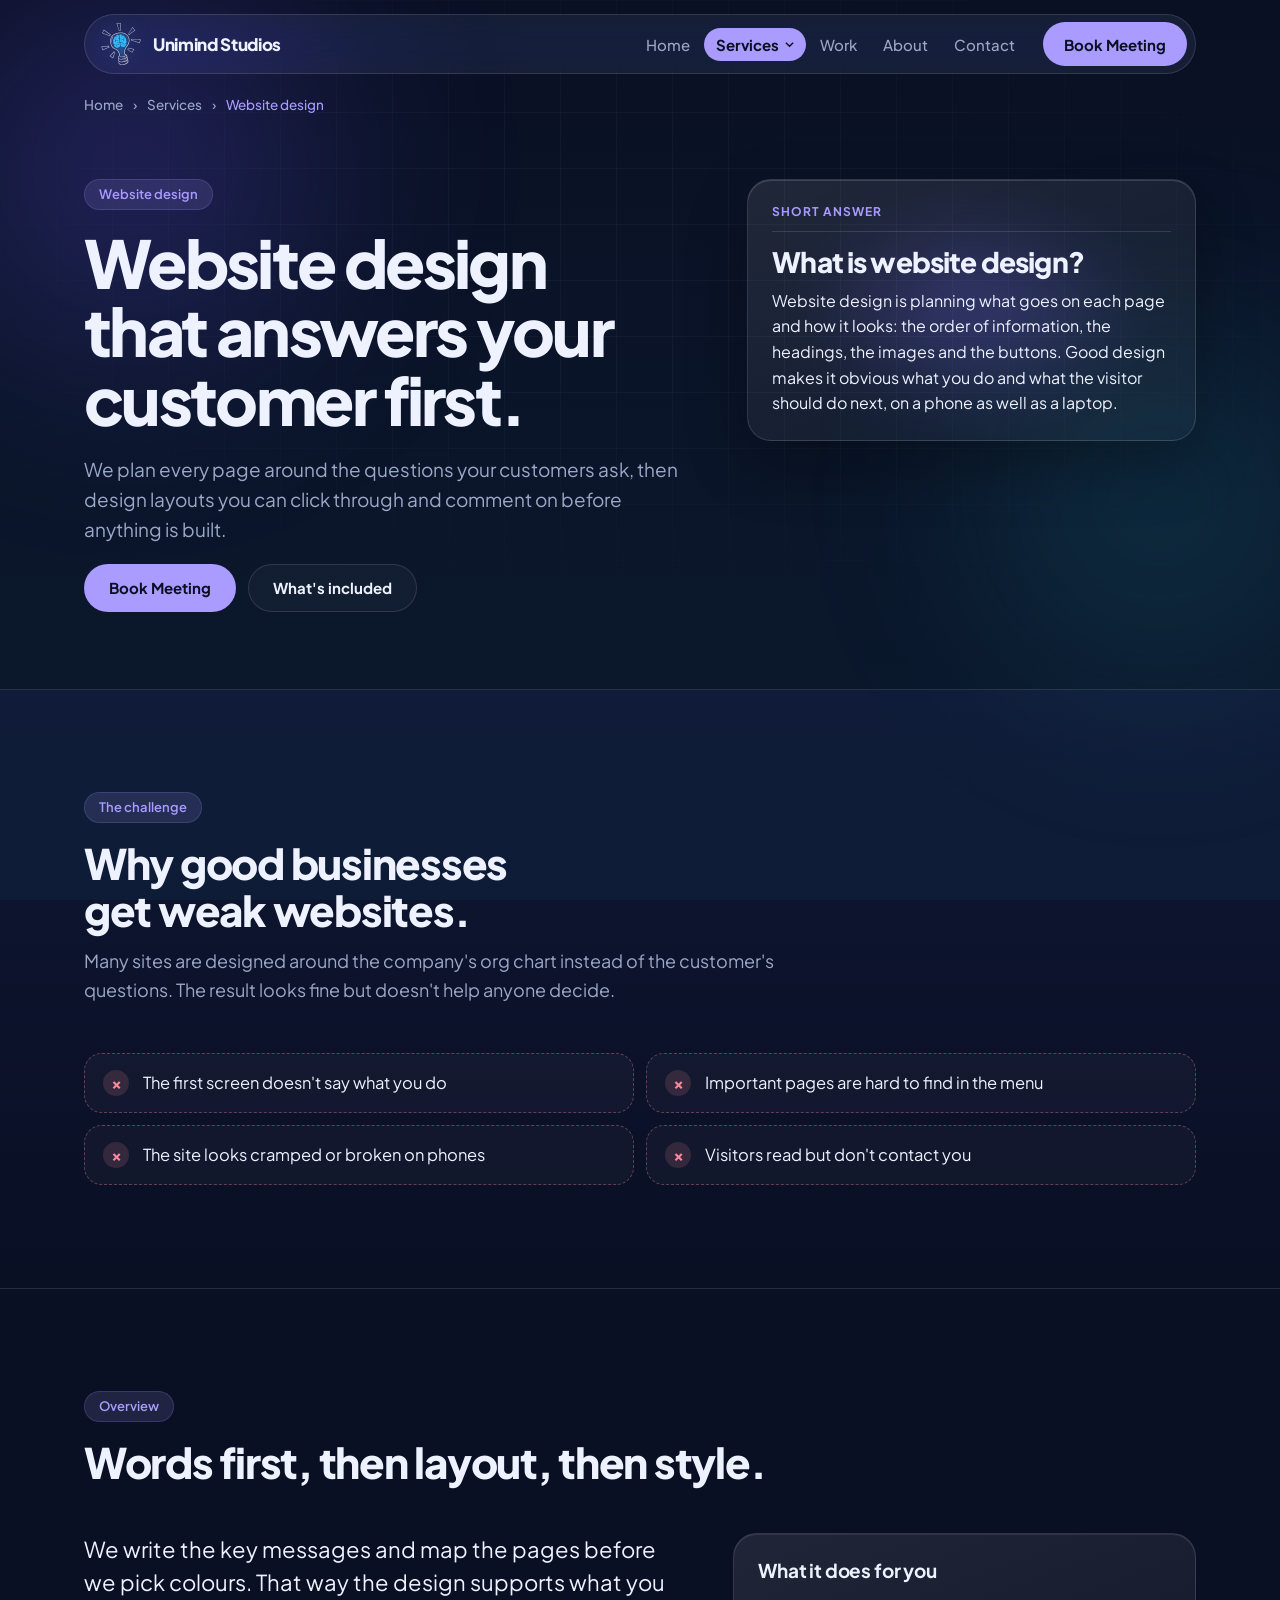
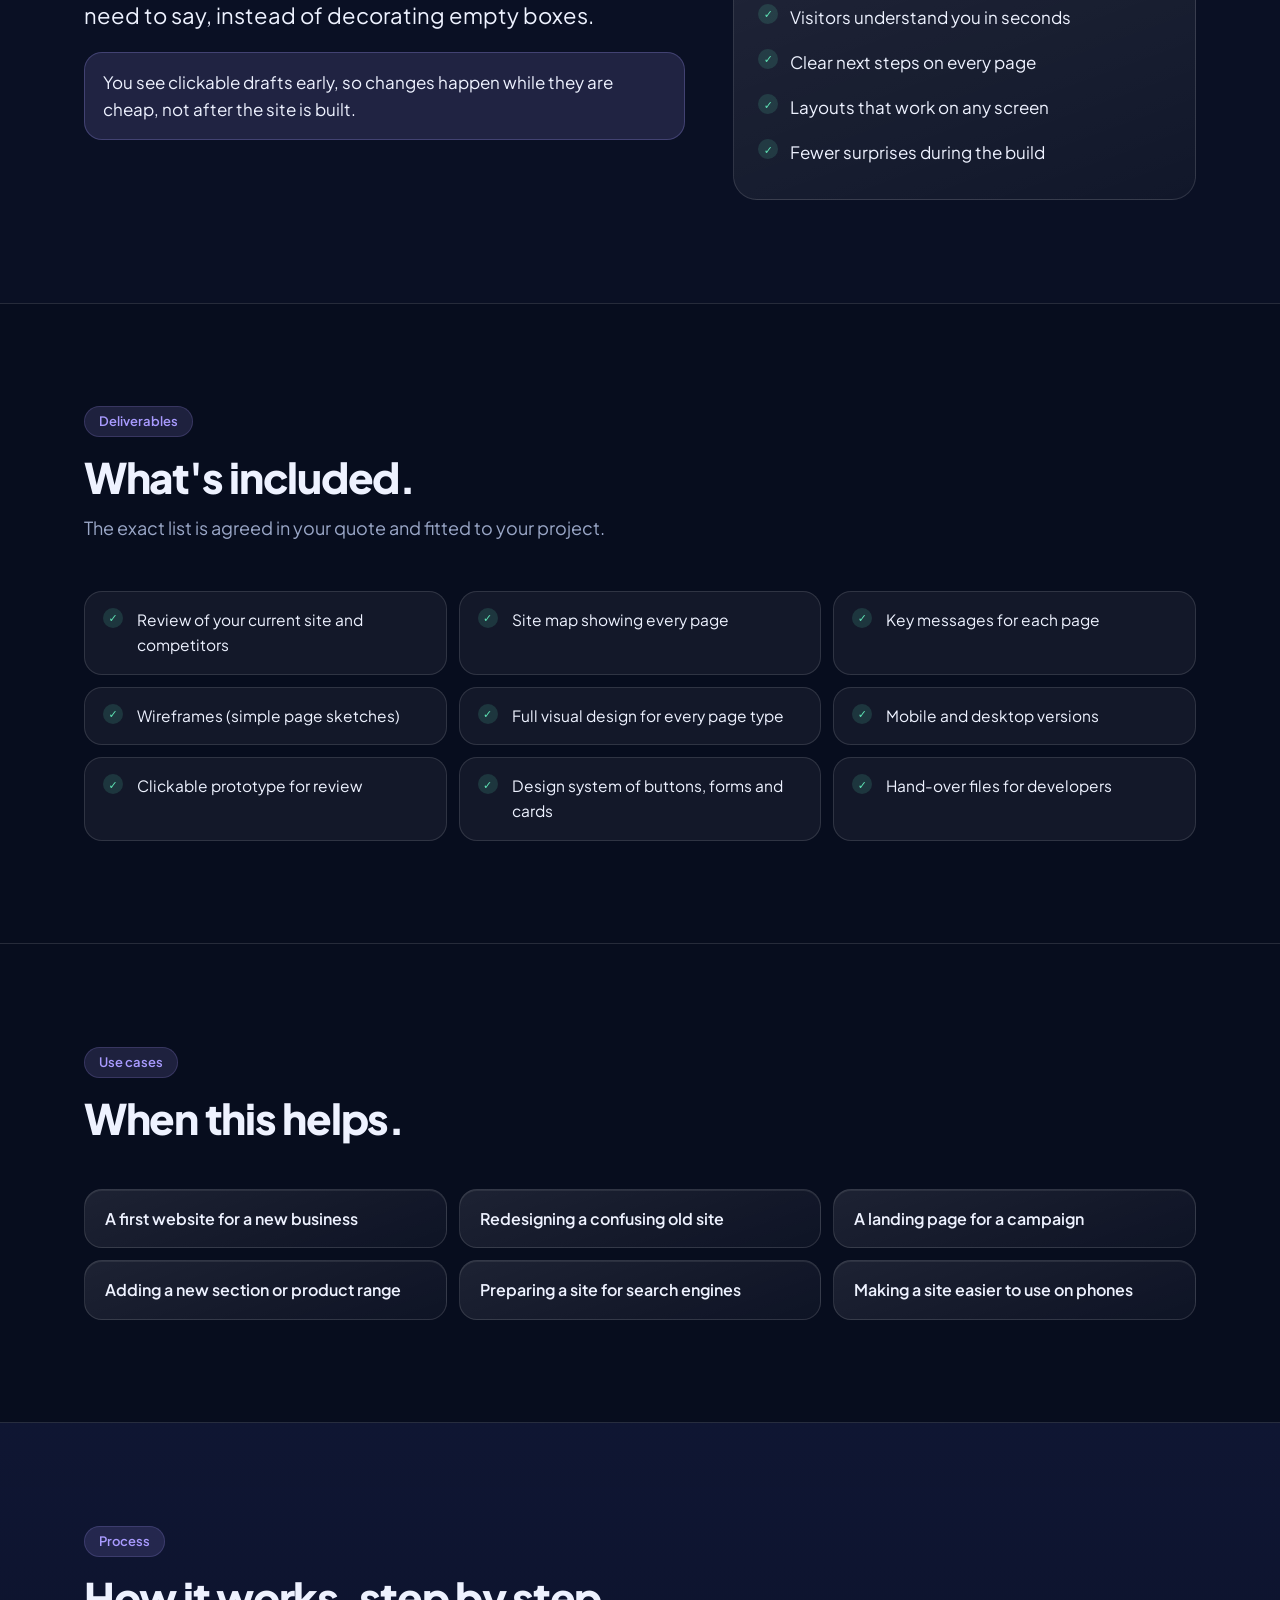
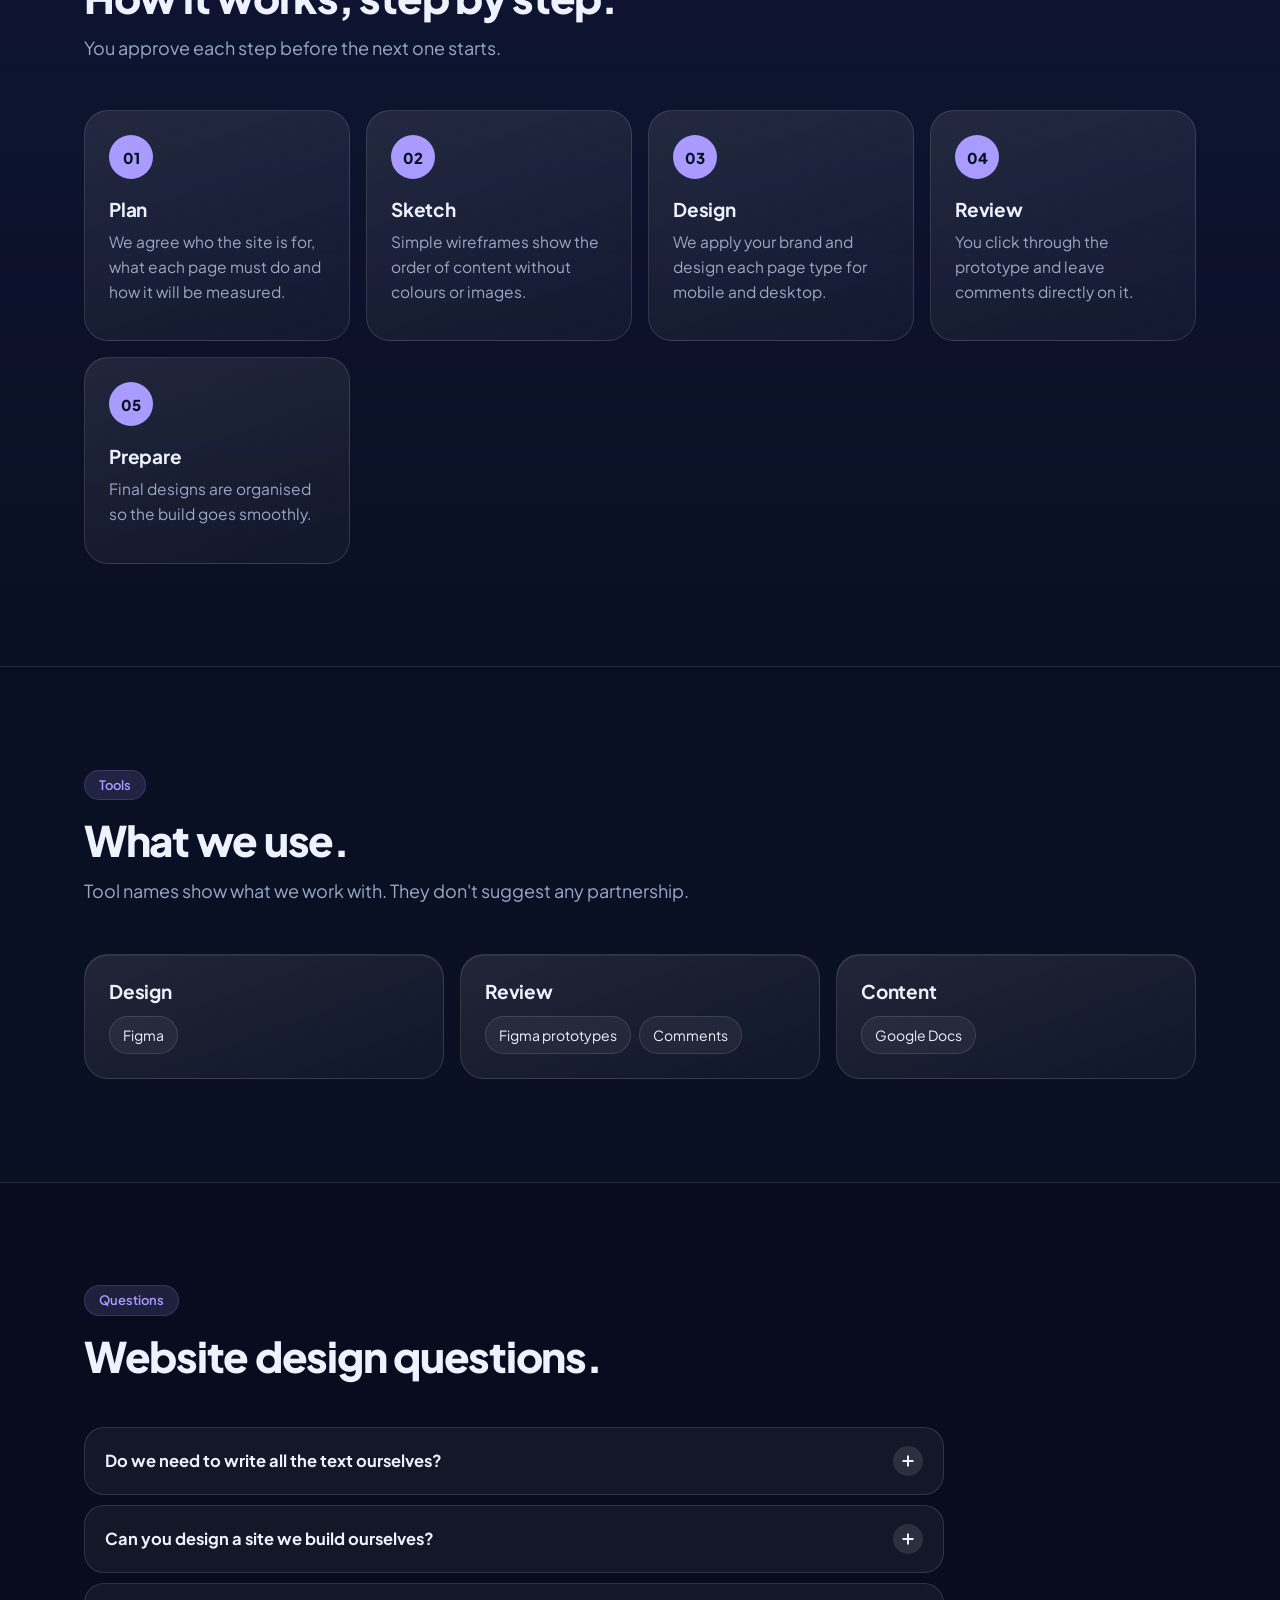
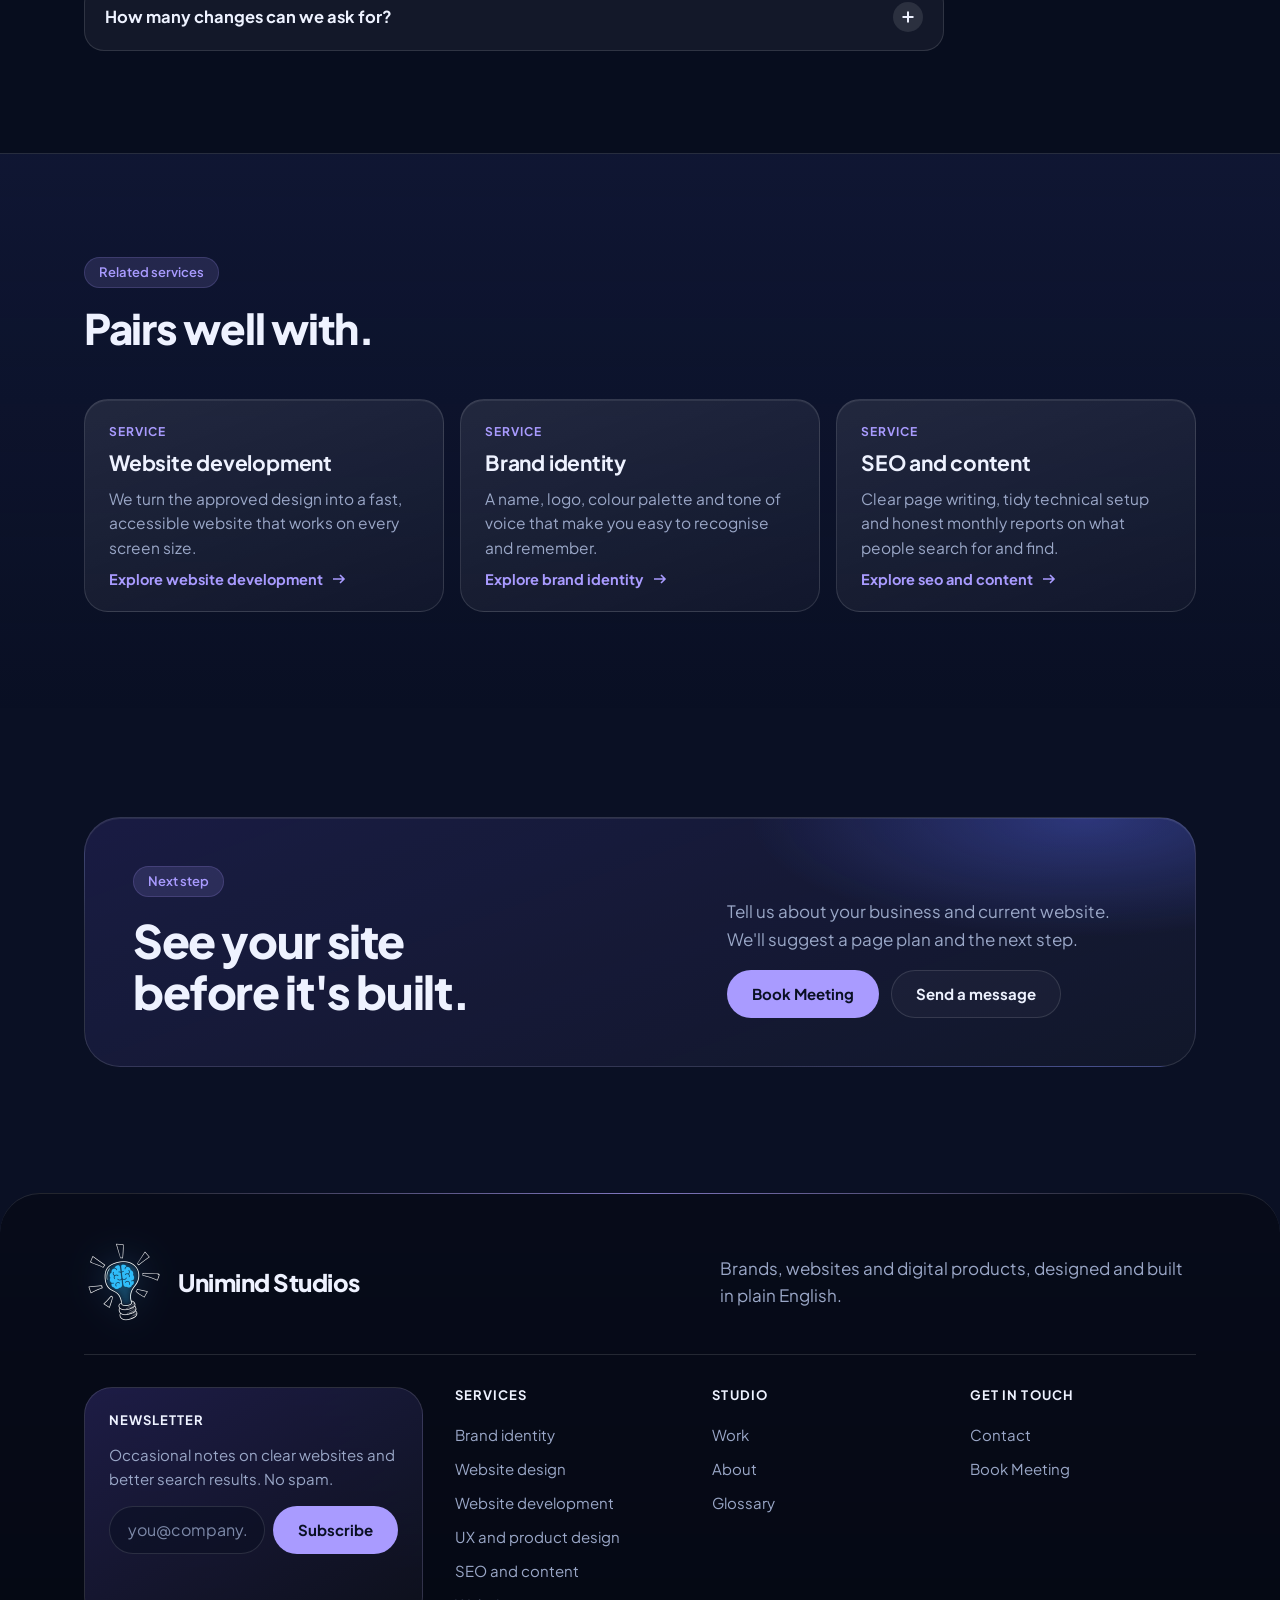
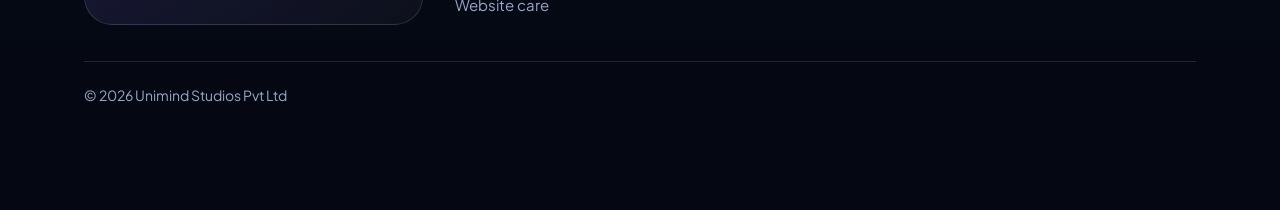
<file: services/website-design/index.html>
<!doctype html>
<html lang="en" data-root="../../" data-booking="https://calendar.app.google/8Rh3U5bq6RLApSBVA" data-endpoint="">
<head>
<meta charset="utf-8">
<script>document.documentElement.classList.add("js")</script>
<meta name="viewport" content="width=device-width, initial-scale=1, viewport-fit=cover">
<title>Website Design Services | Customer-First Pages | Unimind</title>
<meta name="description" content="Website design from Unimind Studios: page plans and layouts built around your customers&#x27; questions, shown as clickable drafts before any code is written.">
<meta name="robots" content="index, follow, max-image-preview:large">
<meta name="theme-color" content="#0A1024">
<link rel="canonical" href="https://www.unimindstudios.com/services/website-design/">
<meta property="og:url" content="https://www.unimindstudios.com/services/website-design/">
<meta property="og:image" content="https://www.unimindstudios.com/assets/img/og-image.jpg">
<meta property="og:image:width" content="1200">
<meta property="og:image:height" content="630">
<meta name="twitter:image" content="https://www.unimindstudios.com/assets/img/og-image.jpg">
<meta property="og:type" content="website">
<meta property="og:site_name" content="Unimind Studios">
<meta property="og:title" content="Website Design Services | Customer-First Pages | Unimind">
<meta property="og:description" content="Website design from Unimind Studios: page plans and layouts built around your customers&#x27; questions, shown as clickable drafts before any code is written.">
<meta property="og:locale" content="en">
<meta name="twitter:card" content="summary_large_image">
<meta name="twitter:title" content="Website Design Services | Customer-First Pages | Unimind">
<meta name="twitter:description" content="Website design from Unimind Studios: page plans and layouts built around your customers&#x27; questions, shown as clickable drafts before any code is written.">
<link rel="icon" href="../../favicon.ico" sizes="48x48">
<link rel="icon" href="../../assets/img/icon-32.png" type="image/png" sizes="32x32">
<link rel="icon" href="../../assets/img/icon-16.png" type="image/png" sizes="16x16">
<link rel="apple-touch-icon" href="../../assets/img/apple-touch-icon.png">
<link rel="manifest" href="../../site.webmanifest">
<link rel="preload" href="../../assets/fonts/plus-jakarta-sans-latin-wght-normal.woff2" as="font" type="font/woff2" crossorigin>
<link rel="stylesheet" href="../../assets/css/style.css?v=e2ec5138">
<script type="application/ld+json">{"@context":"https://schema.org","@graph":[{"@type":["ProfessionalService","Organization"],"@id":"https://www.unimindstudios.com/#organization","name":"Unimind Studios","legalName":"Unimind Studios Pvt Ltd","description":"A studio that designs and builds brands, websites and digital products.","knowsAbout":["Brand identity","Website design","Website development","UX and product design","SEO and content","Website care"],"url":"https://www.unimindstudios.com/","logo":{"@type":"ImageObject","url":"https://www.unimindstudios.com/assets/img/logo-512.png","width":512,"height":512},"image":"https://www.unimindstudios.com/assets/img/og-image.jpg","geo":{"@type":"GeoCoordinates","latitude":31.513101,"longitude":74.3447198},"hasMap":"https://www.google.com/maps/search/?api=1&query=31.513101,74.3447198","makesOffer":[{"@type":"Offer","itemOffered":{"@type":"Service","name":"Brand identity","url":"https://www.unimindstudios.com/services/brand-identity/"}},{"@type":"Offer","itemOffered":{"@type":"Service","name":"Website design","url":"https://www.unimindstudios.com/services/website-design/"}},{"@type":"Offer","itemOffered":{"@type":"Service","name":"Website development","url":"https://www.unimindstudios.com/services/website-development/"}},{"@type":"Offer","itemOffered":{"@type":"Service","name":"UX and product design","url":"https://www.unimindstudios.com/services/ux-product-design/"}},{"@type":"Offer","itemOffered":{"@type":"Service","name":"SEO and content","url":"https://www.unimindstudios.com/services/seo-content/"}},{"@type":"Offer","itemOffered":{"@type":"Service","name":"Website care","url":"https://www.unimindstudios.com/services/website-care/"}}]},{"@type":"WebSite","@id":"https://www.unimindstudios.com/#website","name":"Unimind Studios","publisher":{"@id":"https://www.unimindstudios.com/#organization"},"inLanguage":"en","url":"https://www.unimindstudios.com/"},{"@type":"BreadcrumbList","@id":"https://www.unimindstudios.com/services/website-design/#breadcrumb","itemListElement":[{"@type":"ListItem","position":1,"name":"Home","item":"https://www.unimindstudios.com/"},{"@type":"ListItem","position":2,"name":"Services","item":"https://www.unimindstudios.com/services/"},{"@type":"ListItem","position":3,"name":"Website design","item":"https://www.unimindstudios.com/services/website-design/"}]},{"@type":"WebPage","@id":"https://www.unimindstudios.com/services/website-design/#webpage","name":"Website Design Services | Customer-First Pages | Unimind","description":"Website design from Unimind Studios: page plans and layouts built around your customers' questions, shown as clickable drafts before any code is written.","inLanguage":"en","isPartOf":{"@id":"https://www.unimindstudios.com/#website"},"about":{"@id":"https://www.unimindstudios.com/#organization"},"url":"https://www.unimindstudios.com/services/website-design/","breadcrumb":{"@id":"https://www.unimindstudios.com/services/website-design/#breadcrumb"}},{"@type":"Service","@id":"https://www.unimindstudios.com/services/website-design/#service","name":"Website design","serviceType":"Website design","description":"Website design from Unimind Studios: page plans and layouts built around your customers' questions, shown as clickable drafts before any code is written.","provider":{"@id":"https://www.unimindstudios.com/#organization"},"url":"https://www.unimindstudios.com/services/website-design/"},{"@type":"FAQPage","mainEntity":[{"@type":"Question","name":"What is website design?","acceptedAnswer":{"@type":"Answer","text":"Website design is planning what goes on each page and how it looks: the order of information, the headings, the images and the buttons. Good design makes it obvious what you do and what the visitor should do next, on a phone as well as a laptop."}},{"@type":"Question","name":"Do we need to write all the text ourselves?","acceptedAnswer":{"@type":"Answer","text":"No. We draft the key messages from what you tell us, and you correct anything that isn't right. You know your business, we know how to make it clear."}},{"@type":"Question","name":"Can you design a site we build ourselves?","acceptedAnswer":{"@type":"Answer","text":"Yes. We can hand over organised design files that your own developer can build from."}},{"@type":"Question","name":"How many changes can we ask for?","acceptedAnswer":{"@type":"Answer","text":"The number of review rounds is agreed in the quote. Most changes happen during the wireframe stage, when they take the least time."}}]}]}</script>
</head>
<body>
<div class="bgfx" aria-hidden="true"><i></i></div>
<a class="skip" href="#main">Skip to content</a>
<header class="site-header">
  <div class="wrap hdr">
    <a class="logo" href="../../" aria-label="Unimind Studios home"><img class="mark" src="../../assets/img/logo-mark-88.webp" width="44" height="44" alt="" decoding="async"><span class="long">Unimind Studios</span></a>
    <nav class="nav" aria-label="Main">
      <a href="../../"><span>Home</span></a>
      <div class="has-mega">
        <button type="button" class="current" data-mega-btn aria-expanded="false" aria-controls="mega"><span>Services</span>
          <svg class="chev" viewBox="0 0 10 10" aria-hidden="true"><path d="M1 3l4 4 4-4" fill="none" stroke="currentColor" stroke-width="1.6"/></svg></button>
        <div class="mega" id="mega"><div class="wrap mega-grid">
          <div class="mega-intro"><p class="mega-title">Six ways we can help</p><p>From the first sketch of your logo to the site that keeps working years later.</p><a class="btn btn-ghost" href="../../services/">See all services</a></div>
          <div class="mega-list"><a href="../../services/brand-identity/"><strong>Brand identity</strong><small>Name, logo, colours and voice</small></a><a href="../../services/website-design/"><strong>Website design</strong><small>Pages laid out around your customer</small></a><a href="../../services/website-development/"><strong>Website development</strong><small>Fast, accessible code you own</small></a><a href="../../services/ux-product-design/"><strong>UX and product design</strong><small>Apps and tools people can figure out</small></a><a href="../../services/seo-content/"><strong>SEO and content</strong><small>Help people find you on search</small></a><a href="../../services/website-care/"><strong>Website care</strong><small>Updates, fixes and monthly reports</small></a></div>
        </div></div>
      </div>
      <a href="../../work/"><span>Work</span></a><a href="../../about/"><span>About</span></a><a href="../../contact/"><span>Contact</span></a>
    </nav>
    <a class="btn btn-primary" href="https://calendar.app.google/8Rh3U5bq6RLApSBVA" target="_blank" rel="noopener" data-book>Book Meeting</a>
    <button class="burger" type="button" data-burger aria-expanded="false" aria-controls="mobile-menu" aria-label="Open menu"><svg viewBox="0 0 20 14" aria-hidden="true"><path d="M0 1h20M0 7h20M0 13h20" stroke="currentColor" stroke-width="1.8"/></svg></button>
  </div>
</header>
<nav class="mobile-menu" id="mobile-menu" aria-label="Mobile"><a href="../../">Home</a><a href="../../services/">Services</a><div class="sub"><a href="../../services/brand-identity/">Brand identity</a><a href="../../services/website-design/">Website design</a><a href="../../services/website-development/">Website development</a><a href="../../services/ux-product-design/">UX and product design</a><a href="../../services/seo-content/">SEO and content</a><a href="../../services/website-care/">Website care</a></div><a href="../../work/">Work</a><a href="../../about/">About</a><a href="../../contact/">Contact</a><a class="btn btn-primary" href="https://calendar.app.google/8Rh3U5bq6RLApSBVA" target="_blank" rel="noopener" data-book>Book Meeting</a></nav>
<nav class="crumbs" aria-label="Breadcrumb"><div class="wrap"><ol><li><a href="../../">Home</a></li><li><a href="../../services/">Services</a></li><li aria-current="page">Website design</li></ol></div></nav>
<main id="main">
<section class="pg-hero"><div class="wrap hero-grid">
<div><span class="tag">Website design</span><h1>Website design that answers your customer first.</h1><p class="lede">We plan every page around the questions your customers ask, then design layouts you can click through and comment on before anything is built.</p>
<div class="btn-row"><a class="btn btn-primary" href="https://calendar.app.google/8Rh3U5bq6RLApSBVA" target="_blank" rel="noopener" data-book>Book Meeting</a><a class="btn btn-ghost" href="#included">What's included</a></div></div>
<aside class="answer" aria-labelledby="ans-h"><span class="label"><b>Short answer</b></span><h2 id="ans-h">What is website design?</h2><p>Website design is planning what goes on each page and how it looks: the order of information, the headings, the images and the buttons. Good design makes it obvious what you do and what the visitor should do next, on a phone as well as a laptop.</p></aside>
</div></section>
<section class="sec " aria-labelledby="the-challenge-h"><div class="wrap"><div class="sec-head reveal"><span class="tag">The challenge</span><div><h2 id="the-challenge-h">Why good businesses get weak websites.</h2><p>Many sites are designed around the company&#x27;s org chart instead of the customer&#x27;s questions. The result looks fine but doesn&#x27;t help anyone decide.</p></div></div><ul class="xlist reveal"><li><i aria-hidden="true">×</i>The first screen doesn&#x27;t say what you do</li><li><i aria-hidden="true">×</i>Important pages are hard to find in the menu</li><li><i aria-hidden="true">×</i>The site looks cramped or broken on phones</li><li><i aria-hidden="true">×</i>Visitors read but don&#x27;t contact you</li></ul></div></section>
<section class="sec " aria-labelledby="overview-h"><div class="wrap"><div class="sec-head reveal"><span class="tag">Overview</span><div><h2 id="overview-h">Words first, then layout, then style.</h2></div></div><div class="ov reveal"><div><p class="big-p">We write the key messages and map the pages before we pick colours. That way the design supports what you need to say, instead of decorating empty boxes.</p><p class="note">You see clickable drafts early, so changes happen while they are cheap, not after the site is built.</p></div><div class="card"><h3>What it does for you</h3><ul class="tick"><li>Visitors understand you in seconds</li><li>Clear next steps on every page</li><li>Layouts that work on any screen</li><li>Fewer surprises during the build</li></ul></div></div></div></section>
<div id="included"><section class="sec " aria-labelledby="deliverables-h"><div class="wrap"><div class="sec-head reveal"><span class="tag">Deliverables</span><div><h2 id="deliverables-h">What's included.</h2><p>The exact list is agreed in your quote and fitted to your project.</p></div></div><div class="dgrid reveal"><div>Review of your current site and competitors</div><div>Site map showing every page</div><div>Key messages for each page</div><div>Wireframes (simple page sketches)</div><div>Full visual design for every page type</div><div>Mobile and desktop versions</div><div>Clickable prototype for review</div><div>Design system of buttons, forms and cards</div><div>Hand-over files for developers</div></div></div></section></div>
<section class="sec " aria-labelledby="use-cases-h"><div class="wrap"><div class="sec-head reveal"><span class="tag">Use cases</span><div><h2 id="use-cases-h">When this helps.</h2></div></div><ul class="uses reveal"><li>A first website for a new business</li><li>Redesigning a confusing old site</li><li>A landing page for a campaign</li><li>Adding a new section or product range</li><li>Preparing a site for search engines</li><li>Making a site easier to use on phones</li></ul></div></section>
<section class="sec " aria-labelledby="process-h"><div class="wrap"><div class="sec-head reveal"><span class="tag">Process</span><div><h2 id="process-h">How it works, step by step.</h2><p>You approve each step before the next one starts.</p></div></div><ol class="steps reveal"><li><span class="big" aria-hidden="true">01</span><h3>Plan</h3><p>We agree who the site is for, what each page must do and how it will be measured.</p></li><li><span class="big" aria-hidden="true">02</span><h3>Sketch</h3><p>Simple wireframes show the order of content without colours or images.</p></li><li><span class="big" aria-hidden="true">03</span><h3>Design</h3><p>We apply your brand and design each page type for mobile and desktop.</p></li><li><span class="big" aria-hidden="true">04</span><h3>Review</h3><p>You click through the prototype and leave comments directly on it.</p></li><li><span class="big" aria-hidden="true">05</span><h3>Prepare</h3><p>Final designs are organised so the build goes smoothly.</p></li></ol></div></section>
<section class="sec " aria-labelledby="tools-h"><div class="wrap"><div class="sec-head reveal"><span class="tag">Tools</span><div><h2 id="tools-h">What we use.</h2><p>Tool names show what we work with. They don't suggest any partnership.</p></div></div><div class="tgroups reveal"><div class="card"><h3>Design</h3><ul><li>Figma</li></ul></div><div class="card"><h3>Review</h3><ul><li>Figma prototypes</li><li>Comments</li></ul></div><div class="card"><h3>Content</h3><ul><li>Google Docs</li></ul></div></div></div></section>
<section class="sec " aria-labelledby="questions-h"><div class="wrap"><div class="sec-head reveal"><span class="tag">Questions</span><div><h2 id="questions-h">Website design questions.</h2></div></div><div class="faq reveal"><details><summary>Do we need to write all the text ourselves?<i aria-hidden="true"></i></summary><div class="a"><p>No. We draft the key messages from what you tell us, and you correct anything that isn&#x27;t right. You know your business, we know how to make it clear.</p></div></details><details><summary>Can you design a site we build ourselves?<i aria-hidden="true"></i></summary><div class="a"><p>Yes. We can hand over organised design files that your own developer can build from.</p></div></details><details><summary>How many changes can we ask for?<i aria-hidden="true"></i></summary><div class="a"><p>The number of review rounds is agreed in the quote. Most changes happen during the wireframe stage, when they take the least time.</p></div></details></div></div></section>
<section class="sec " aria-labelledby="related-services-h"><div class="wrap"><div class="sec-head reveal"><span class="tag">Related services</span><div><h2 id="related-services-h">Pairs well with.</h2></div></div><div class="rel reveal"><a href="../../services/website-development/"><span class="label">Service</span><h3>Website development</h3><p>We turn the approved design into a fast, accessible website that works on every screen size.</p><span class="more">Explore website development <svg viewBox="0 0 16 16" width="16" aria-hidden="true"><path d="M2 8h11M9 4l4 4-4 4" fill="none" stroke="currentColor" stroke-width="1.6"/></svg></span></a><a href="../../services/brand-identity/"><span class="label">Service</span><h3>Brand identity</h3><p>A name, logo, colour palette and tone of voice that make you easy to recognise and remember.</p><span class="more">Explore brand identity <svg viewBox="0 0 16 16" width="16" aria-hidden="true"><path d="M2 8h11M9 4l4 4-4 4" fill="none" stroke="currentColor" stroke-width="1.6"/></svg></span></a><a href="../../services/seo-content/"><span class="label">Service</span><h3>SEO and content</h3><p>Clear page writing, tidy technical setup and honest monthly reports on what people search for and find.</p><span class="more">Explore seo and content <svg viewBox="0 0 16 16" width="16" aria-hidden="true"><path d="M2 8h11M9 4l4 4-4 4" fill="none" stroke="currentColor" stroke-width="1.6"/></svg></span></a></div></div></section>
<section class="cta" aria-labelledby="cta-h"><div class="wrap"><div class="cta-box reveal">
<div><span class="tag">Next step</span><h2 id="cta-h" style="margin-top:18px">See your site before it&#x27;s built.</h2></div>
<div><p>Tell us about your business and current website. We&#x27;ll suggest a page plan and the next step.</p><div class="btn-row"><a class="btn btn-primary" href="https://calendar.app.google/8Rh3U5bq6RLApSBVA" target="_blank" rel="noopener" data-book>Book Meeting</a><a class="btn btn-ghost" href="../../contact/">Send a message</a></div></div>
</div></div></section>
</main>
<footer class="site-footer"><div class="wrap">
<div class="foot-brand"><a class="foot-logo" href="../../" aria-label="Unimind Studios home"><img src="../../assets/img/logo-mark-160.webp" width="80" height="80" alt="" loading="lazy" decoding="async"><span>Unimind Studios</span></a><p>Brands, websites and digital products, designed and built in plain English.</p></div>
<div class="foot-grid">
  <div class="news"><h2>Newsletter</h2><p>Occasional notes on clear websites and better search results. No spam.</p>
    <form data-form data-ok="Thanks. You're on the list." novalidate>
      <input type="hidden" name="form" value="newsletter">
      <div class="hp" aria-hidden="true"><label>Leave this empty<input type="text" name="website" tabindex="-1" autocomplete="off"></label></div>
      <label class="vh" for="nl-email">Email address</label>
      <input class="field" id="nl-email" type="email" name="email" placeholder="you@company.com" autocomplete="email" required>
      <button class="btn btn-primary" type="submit">Subscribe</button>
    </form><p class="form-msg" role="status" aria-live="polite"></p></div>
  <div><h2>Services</h2><ul><li><a class="ul" href="../../services/brand-identity/">Brand identity</a></li><li><a class="ul" href="../../services/website-design/">Website design</a></li><li><a class="ul" href="../../services/website-development/">Website development</a></li><li><a class="ul" href="../../services/ux-product-design/">UX and product design</a></li><li><a class="ul" href="../../services/seo-content/">SEO and content</a></li><li><a class="ul" href="../../services/website-care/">Website care</a></li></ul></div>
  <div><h2>Studio</h2><ul><li><a class="ul" href="../../work/">Work</a></li><li><a class="ul" href="../../about/">About</a></li><li><a class="ul" href="../../glossary/">Glossary</a></li></ul></div>
  <div><h2>Get in touch</h2><ul><li><a class="ul" href="../../contact/">Contact</a></li><li><a class="ul" href="https://calendar.app.google/8Rh3U5bq6RLApSBVA" target="_blank" rel="noopener" data-book>Book Meeting</a></li></ul></div>
</div>
<p class="wordmark" aria-hidden="true">Unimind<i></i></p>
<div class="foot-base"><span>© 2026 Unimind Studios Pvt Ltd</span><nav aria-label="Legal"></nav></div>
</div></footer>
<div class="modal" id="booking" role="dialog" aria-modal="true" aria-labelledby="book-h" aria-hidden="true">
  <div class="modal-scrim" data-close></div>
  <div class="modal-card">
    <button class="modal-close" type="button" aria-label="Close"><svg viewBox="0 0 14 14" width="14" aria-hidden="true"><path d="M1 1l12 12M13 1L1 13" stroke="currentColor" stroke-width="1.8"/></svg></button>
    <span class="tag"><span class="dot" aria-hidden="true"></span>Free first meeting</span>
    <h2 id="book-h">Book a meeting with us.</h2>
    <p>You'll choose a time on our Google Calendar. In the meeting we'll cover:</p>
    <ul><li>What your business does and who it serves</li><li>What isn't working with your site today</li><li>What we'd fix first, and roughly how</li></ul>
    <a class="btn btn-primary" href="https://calendar.app.google/8Rh3U5bq6RLApSBVA" target="_blank" rel="noopener" data-booking-link>Book Meeting</a>
  </div>
</div>
<div class="modal" id="dlg" role="dialog" aria-modal="true" aria-labelledby="dlg-h" aria-hidden="true">
  <div class="modal-scrim" data-close></div>
  <div class="modal-card wide"><button class="modal-close" type="button" aria-label="Close"><svg viewBox="0 0 14 14" width="14" aria-hidden="true"><path d="M1 1l12 12M13 1L1 13" stroke="currentColor" stroke-width="1.8"/></svg></button><div class="dlg-body"></div></div>
</div>
<div class="float-cta" id="float-cta" aria-hidden="true">
  <span class="float-cta-text"><span class="dot" aria-hidden="true"></span>Have a project in mind?</span>
  <a class="btn btn-primary" href="https://calendar.app.google/8Rh3U5bq6RLApSBVA" target="_blank" rel="noopener" data-book tabindex="-1"><svg viewBox="0 0 24 24" width="18" height="18" fill="none" stroke="currentColor" stroke-width="2" stroke-linecap="round" stroke-linejoin="round" aria-hidden="true"><rect x="3.5" y="5" width="17" height="15.5" rx="3"/><path d="M8 3v4M16 3v4M3.5 10h17"/></svg>Book Meeting</a>
</div>
<script src="../../assets/js/main.js?v=d0af30b3" defer></script>
</body>
</html>
</file>
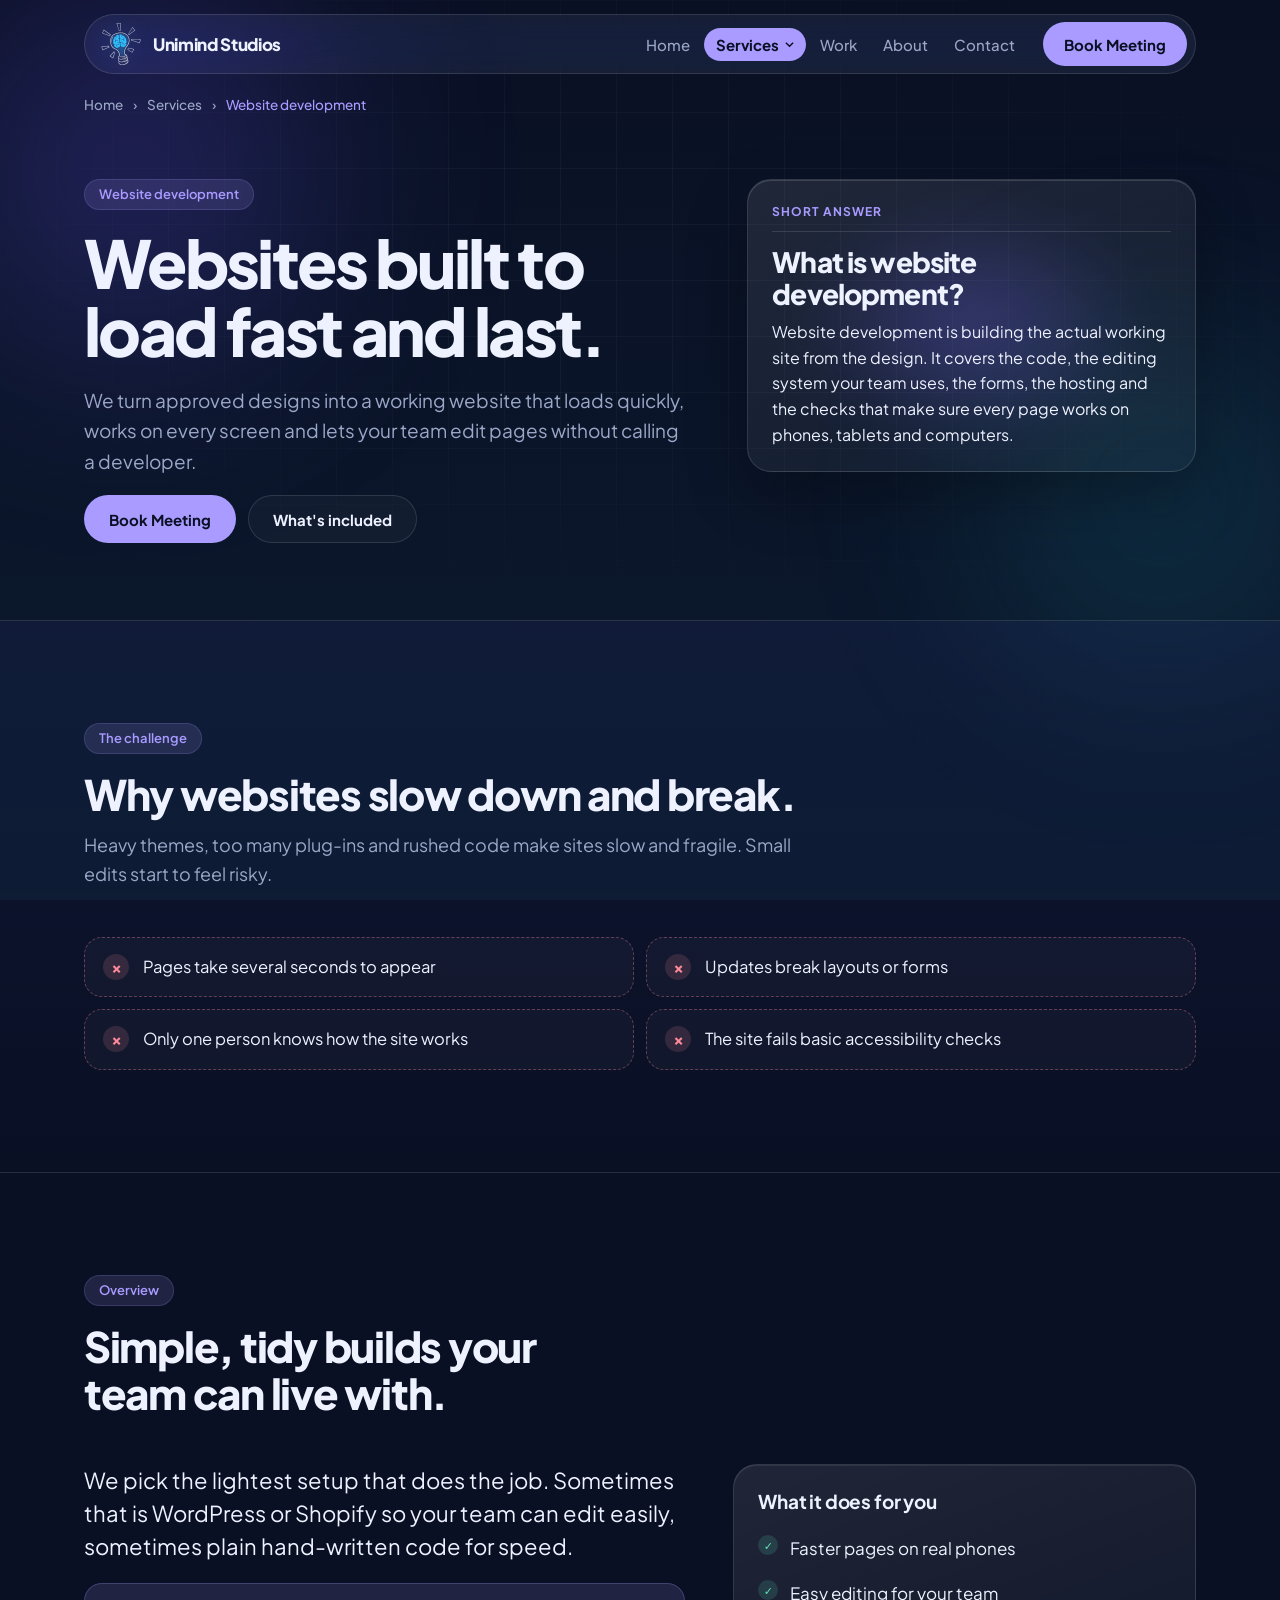
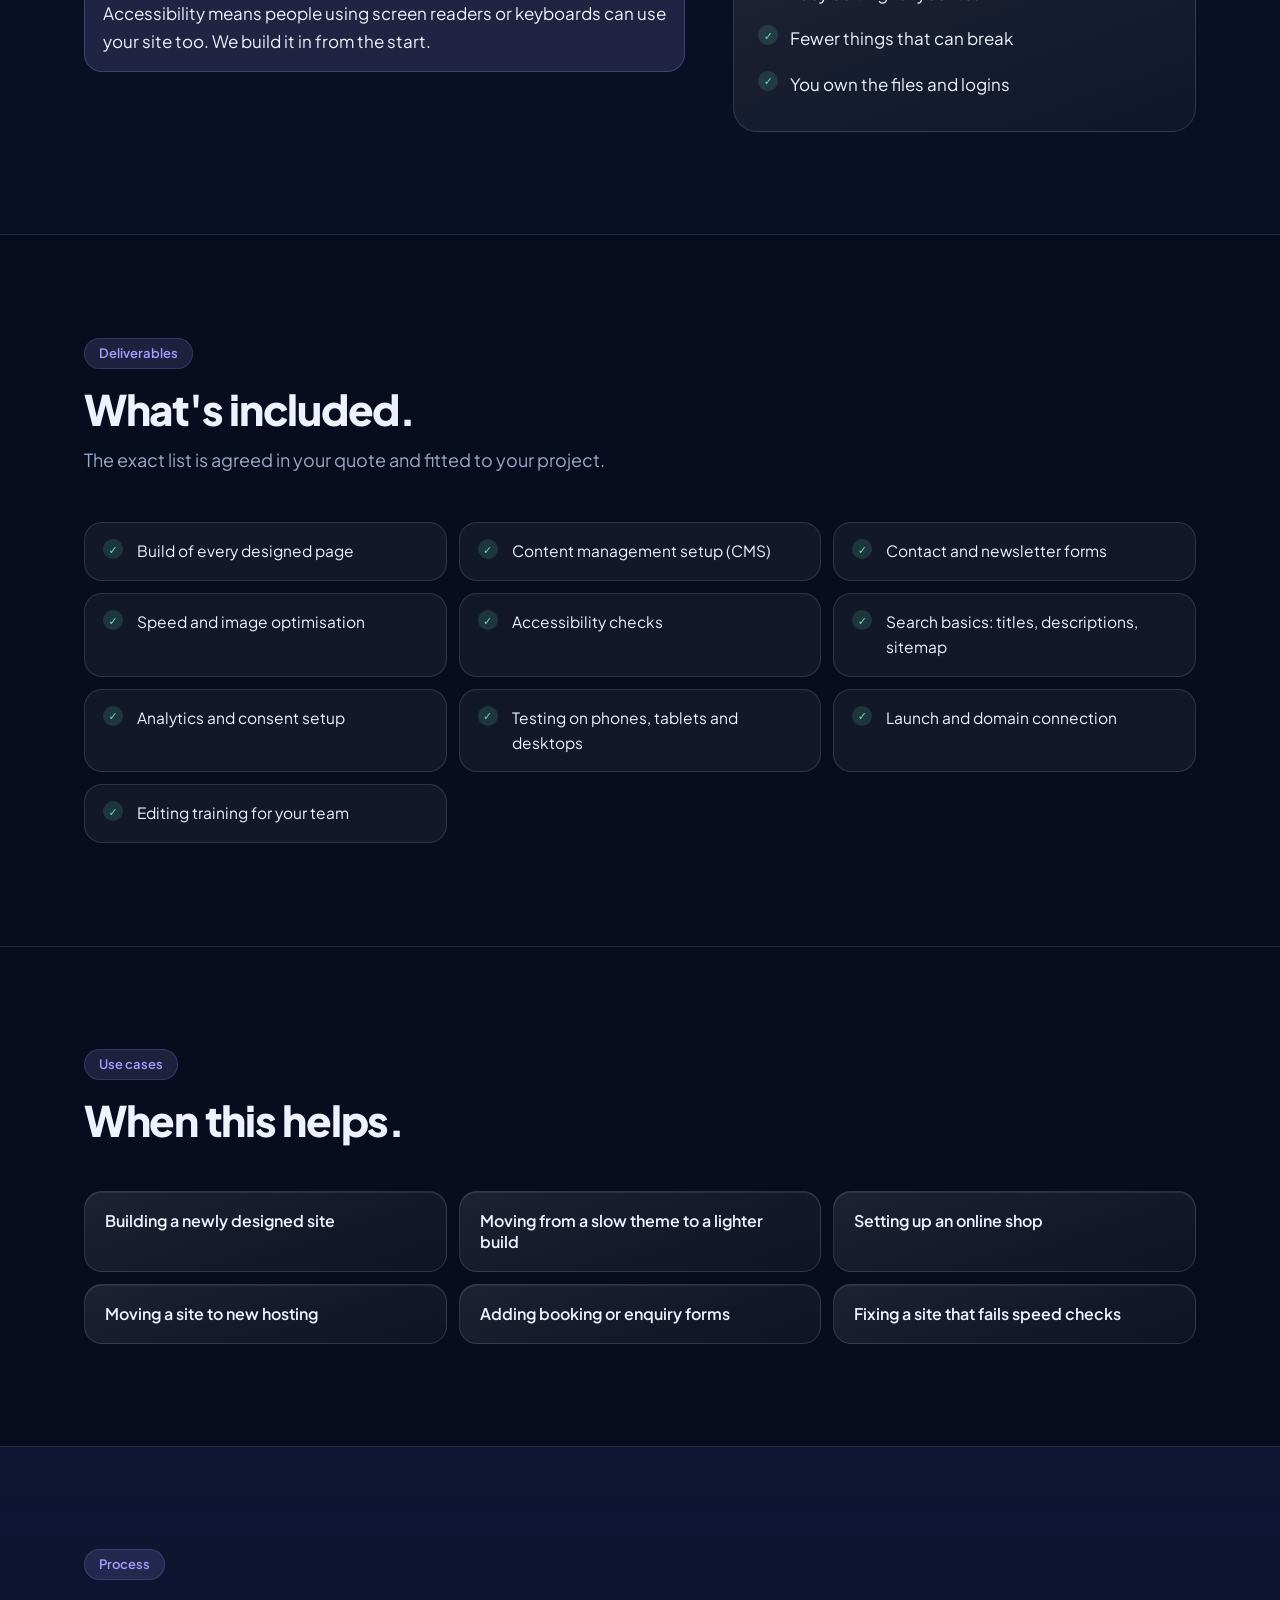
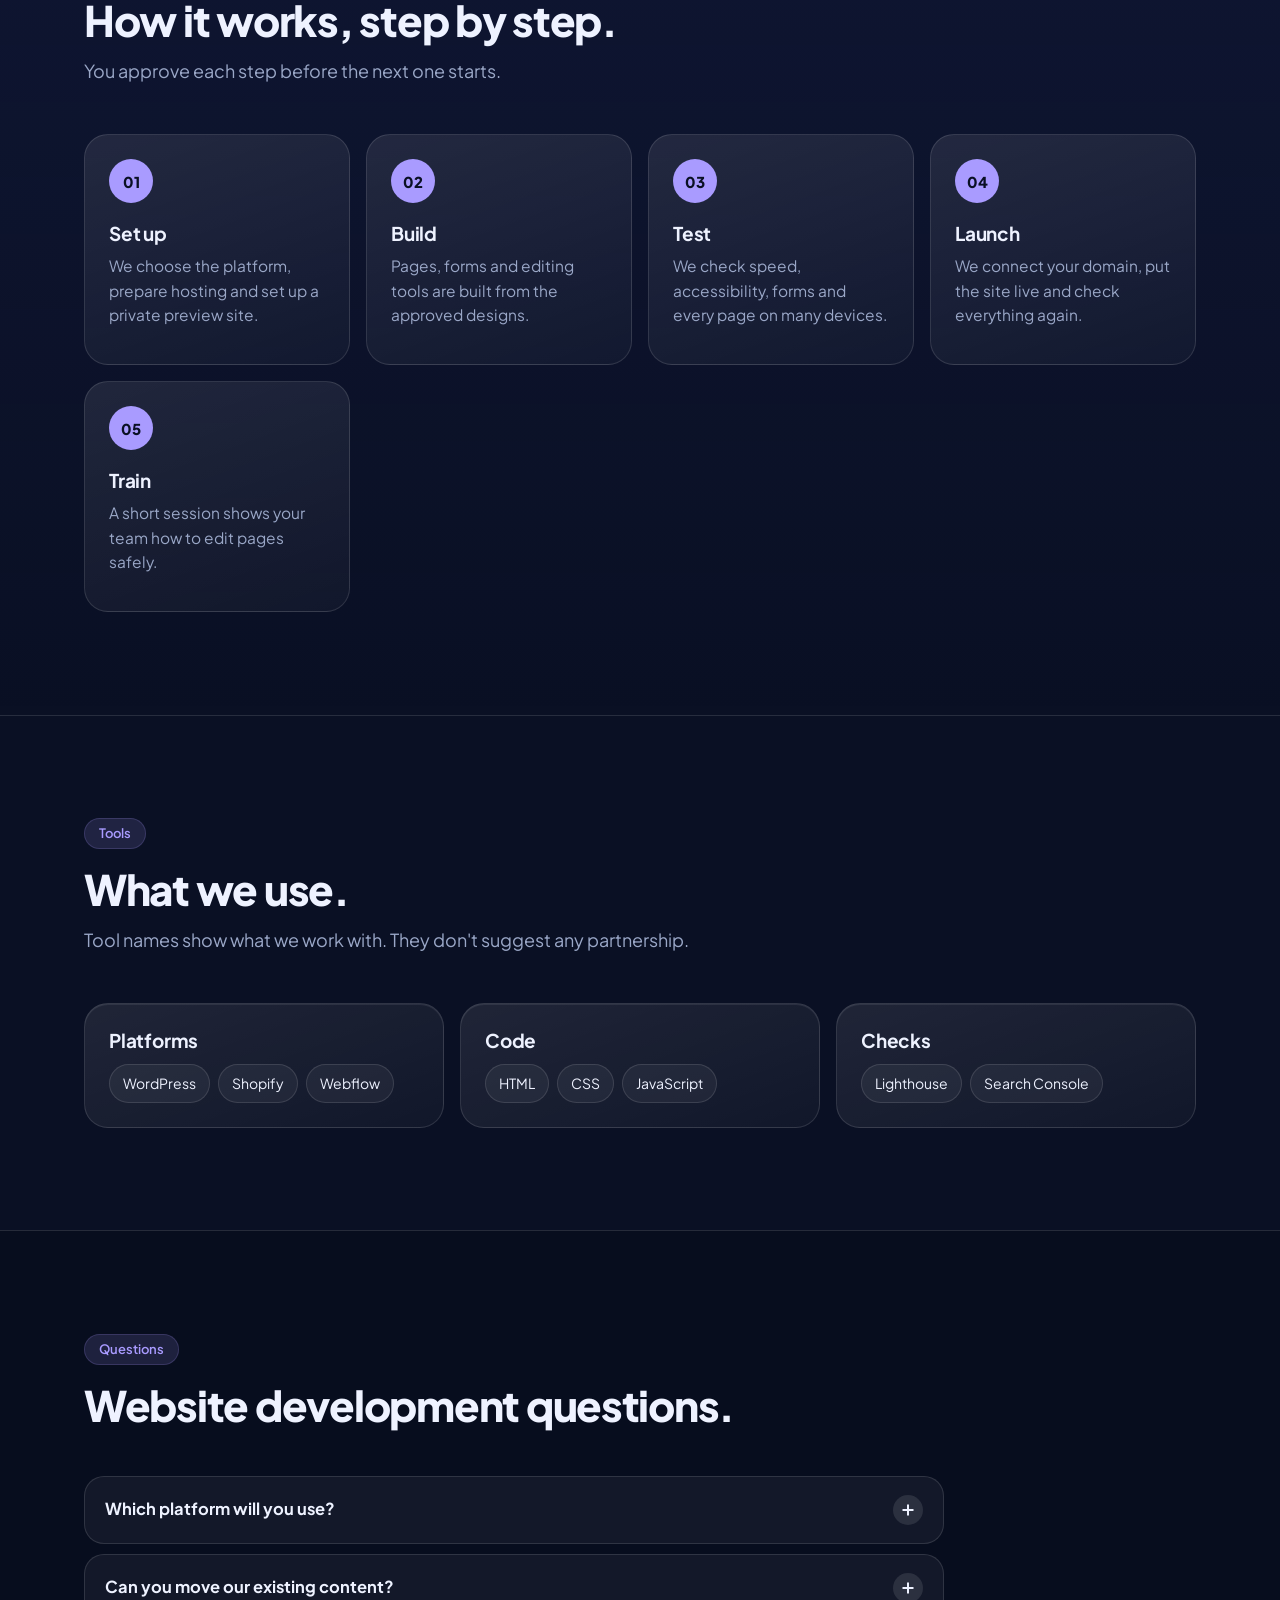
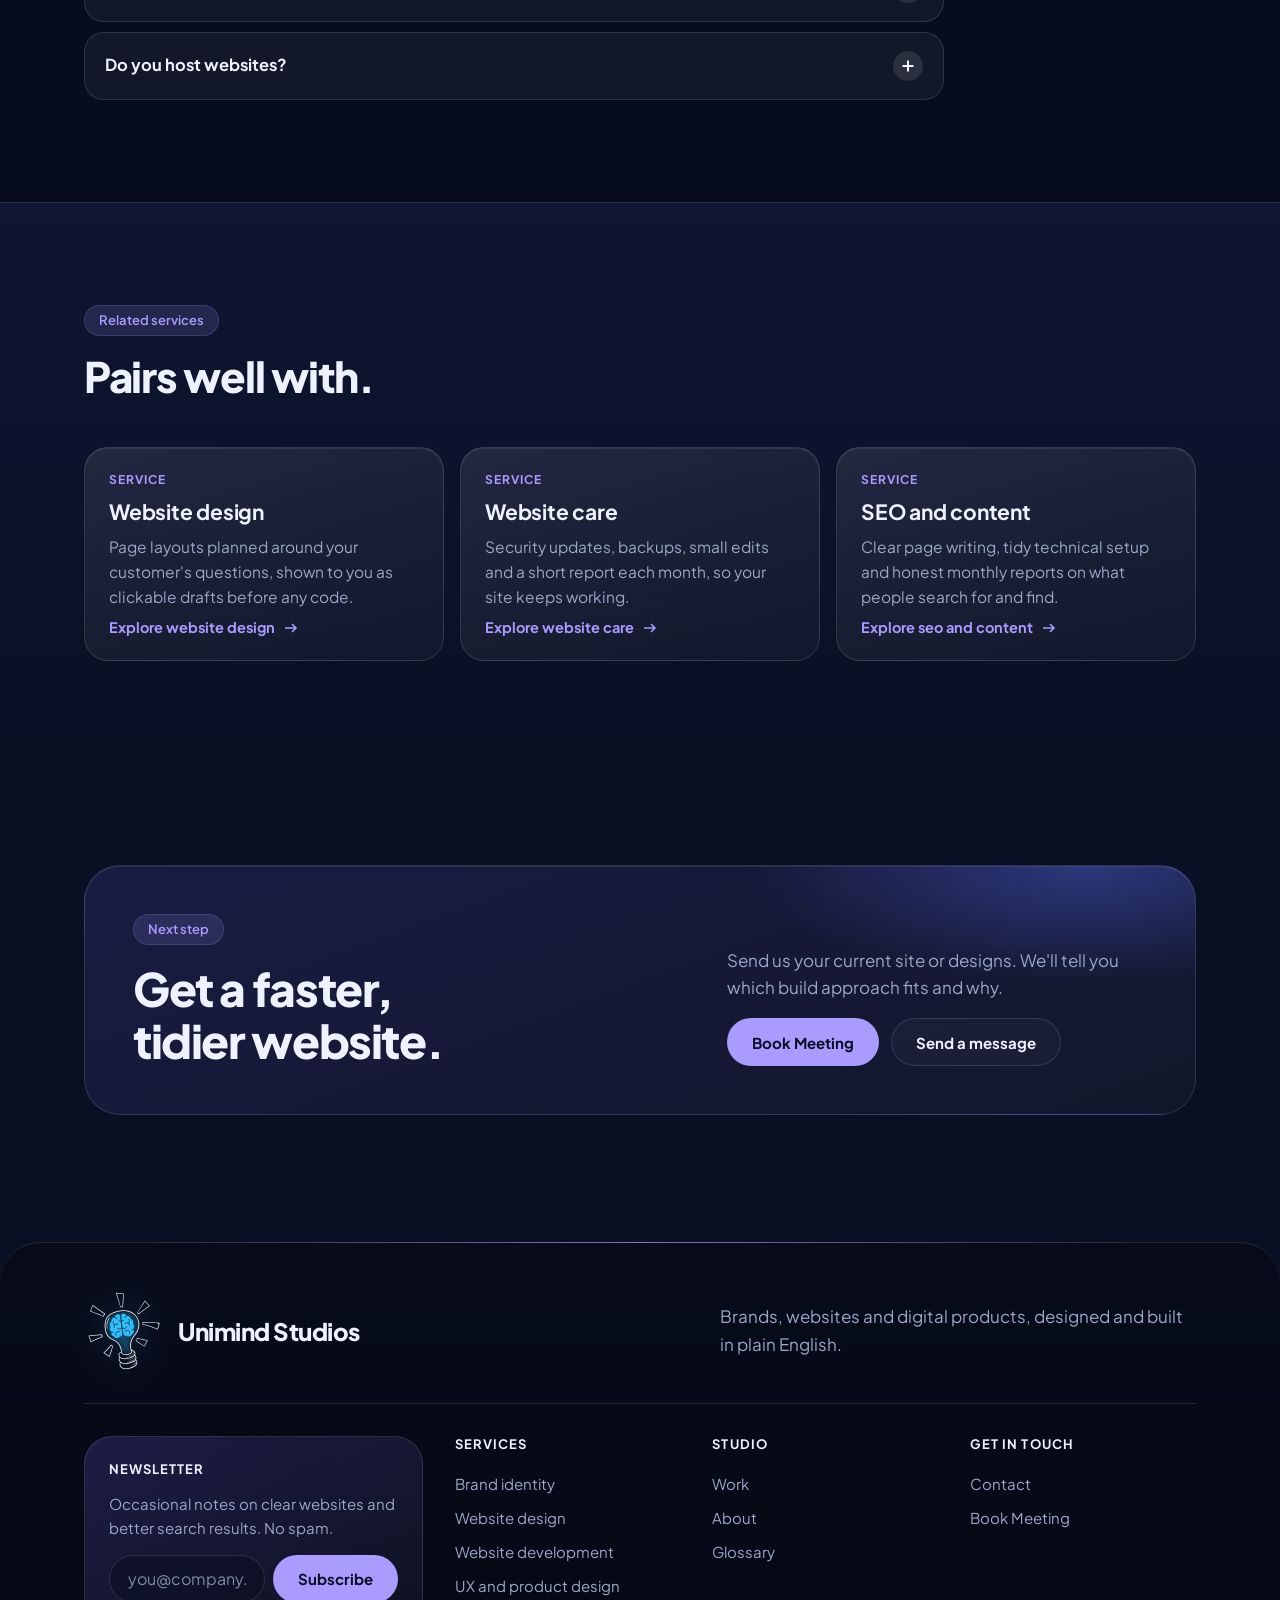
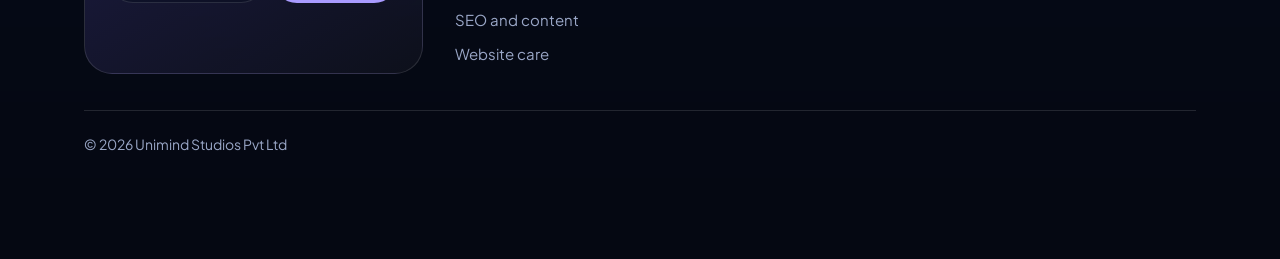
<file: services/website-development/index.html>
<!doctype html>
<html lang="en" data-root="../../" data-booking="https://calendar.app.google/8Rh3U5bq6RLApSBVA" data-endpoint="">
<head>
<meta charset="utf-8">
<script>document.documentElement.classList.add("js")</script>
<meta name="viewport" content="width=device-width, initial-scale=1, viewport-fit=cover">
<title>Website Development | Fast, Accessible Websites | Unimind</title>
<meta name="description" content="Website development from Unimind Studios: fast, accessible websites built from approved designs, easy for your team to edit, with files and logins handed over">
<meta name="robots" content="index, follow, max-image-preview:large">
<meta name="theme-color" content="#0A1024">
<link rel="canonical" href="https://www.unimindstudios.com/services/website-development/">
<meta property="og:url" content="https://www.unimindstudios.com/services/website-development/">
<meta property="og:image" content="https://www.unimindstudios.com/assets/img/og-image.jpg">
<meta property="og:image:width" content="1200">
<meta property="og:image:height" content="630">
<meta name="twitter:image" content="https://www.unimindstudios.com/assets/img/og-image.jpg">
<meta property="og:type" content="website">
<meta property="og:site_name" content="Unimind Studios">
<meta property="og:title" content="Website Development | Fast, Accessible Websites | Unimind">
<meta property="og:description" content="Website development from Unimind Studios: fast, accessible websites built from approved designs, easy for your team to edit, with files and logins handed over">
<meta property="og:locale" content="en">
<meta name="twitter:card" content="summary_large_image">
<meta name="twitter:title" content="Website Development | Fast, Accessible Websites | Unimind">
<meta name="twitter:description" content="Website development from Unimind Studios: fast, accessible websites built from approved designs, easy for your team to edit, with files and logins handed over">
<link rel="icon" href="../../favicon.ico" sizes="48x48">
<link rel="icon" href="../../assets/img/icon-32.png" type="image/png" sizes="32x32">
<link rel="icon" href="../../assets/img/icon-16.png" type="image/png" sizes="16x16">
<link rel="apple-touch-icon" href="../../assets/img/apple-touch-icon.png">
<link rel="manifest" href="../../site.webmanifest">
<link rel="preload" href="../../assets/fonts/plus-jakarta-sans-latin-wght-normal.woff2" as="font" type="font/woff2" crossorigin>
<link rel="stylesheet" href="../../assets/css/style.css?v=e2ec5138">
<script type="application/ld+json">{"@context":"https://schema.org","@graph":[{"@type":["ProfessionalService","Organization"],"@id":"https://www.unimindstudios.com/#organization","name":"Unimind Studios","legalName":"Unimind Studios Pvt Ltd","description":"A studio that designs and builds brands, websites and digital products.","knowsAbout":["Brand identity","Website design","Website development","UX and product design","SEO and content","Website care"],"url":"https://www.unimindstudios.com/","logo":{"@type":"ImageObject","url":"https://www.unimindstudios.com/assets/img/logo-512.png","width":512,"height":512},"image":"https://www.unimindstudios.com/assets/img/og-image.jpg","geo":{"@type":"GeoCoordinates","latitude":31.513101,"longitude":74.3447198},"hasMap":"https://www.google.com/maps/search/?api=1&query=31.513101,74.3447198","makesOffer":[{"@type":"Offer","itemOffered":{"@type":"Service","name":"Brand identity","url":"https://www.unimindstudios.com/services/brand-identity/"}},{"@type":"Offer","itemOffered":{"@type":"Service","name":"Website design","url":"https://www.unimindstudios.com/services/website-design/"}},{"@type":"Offer","itemOffered":{"@type":"Service","name":"Website development","url":"https://www.unimindstudios.com/services/website-development/"}},{"@type":"Offer","itemOffered":{"@type":"Service","name":"UX and product design","url":"https://www.unimindstudios.com/services/ux-product-design/"}},{"@type":"Offer","itemOffered":{"@type":"Service","name":"SEO and content","url":"https://www.unimindstudios.com/services/seo-content/"}},{"@type":"Offer","itemOffered":{"@type":"Service","name":"Website care","url":"https://www.unimindstudios.com/services/website-care/"}}]},{"@type":"WebSite","@id":"https://www.unimindstudios.com/#website","name":"Unimind Studios","publisher":{"@id":"https://www.unimindstudios.com/#organization"},"inLanguage":"en","url":"https://www.unimindstudios.com/"},{"@type":"BreadcrumbList","@id":"https://www.unimindstudios.com/services/website-development/#breadcrumb","itemListElement":[{"@type":"ListItem","position":1,"name":"Home","item":"https://www.unimindstudios.com/"},{"@type":"ListItem","position":2,"name":"Services","item":"https://www.unimindstudios.com/services/"},{"@type":"ListItem","position":3,"name":"Website development","item":"https://www.unimindstudios.com/services/website-development/"}]},{"@type":"WebPage","@id":"https://www.unimindstudios.com/services/website-development/#webpage","name":"Website Development | Fast, Accessible Websites | Unimind","description":"Website development from Unimind Studios: fast, accessible websites built from approved designs, easy for your team to edit, with files and logins handed over","inLanguage":"en","isPartOf":{"@id":"https://www.unimindstudios.com/#website"},"about":{"@id":"https://www.unimindstudios.com/#organization"},"url":"https://www.unimindstudios.com/services/website-development/","breadcrumb":{"@id":"https://www.unimindstudios.com/services/website-development/#breadcrumb"}},{"@type":"Service","@id":"https://www.unimindstudios.com/services/website-development/#service","name":"Website development","serviceType":"Website development","description":"Website development from Unimind Studios: fast, accessible websites built from approved designs, easy for your team to edit, with files and logins handed over","provider":{"@id":"https://www.unimindstudios.com/#organization"},"url":"https://www.unimindstudios.com/services/website-development/"},{"@type":"FAQPage","mainEntity":[{"@type":"Question","name":"What is website development?","acceptedAnswer":{"@type":"Answer","text":"Website development is building the actual working site from the design. It covers the code, the editing system your team uses, the forms, the hosting and the checks that make sure every page works on phones, tablets and computers."}},{"@type":"Question","name":"Which platform will you use?","acceptedAnswer":{"@type":"Answer","text":"It depends on who will edit the site and how often. We explain the options in plain terms and recommend one before the build starts."}},{"@type":"Question","name":"Can you move our existing content?","acceptedAnswer":{"@type":"Answer","text":"Yes. We can move your pages, posts and images to the new site and set up redirects so old links still work."}},{"@type":"Question","name":"Do you host websites?","acceptedAnswer":{"@type":"Answer","text":"We help you choose hosting in your own name, so you stay in control. If you prefer, we can manage it for you under a care plan."}}]}]}</script>
</head>
<body>
<div class="bgfx" aria-hidden="true"><i></i></div>
<a class="skip" href="#main">Skip to content</a>
<header class="site-header">
  <div class="wrap hdr">
    <a class="logo" href="../../" aria-label="Unimind Studios home"><img class="mark" src="../../assets/img/logo-mark-88.webp" width="44" height="44" alt="" decoding="async"><span class="long">Unimind Studios</span></a>
    <nav class="nav" aria-label="Main">
      <a href="../../"><span>Home</span></a>
      <div class="has-mega">
        <button type="button" class="current" data-mega-btn aria-expanded="false" aria-controls="mega"><span>Services</span>
          <svg class="chev" viewBox="0 0 10 10" aria-hidden="true"><path d="M1 3l4 4 4-4" fill="none" stroke="currentColor" stroke-width="1.6"/></svg></button>
        <div class="mega" id="mega"><div class="wrap mega-grid">
          <div class="mega-intro"><p class="mega-title">Six ways we can help</p><p>From the first sketch of your logo to the site that keeps working years later.</p><a class="btn btn-ghost" href="../../services/">See all services</a></div>
          <div class="mega-list"><a href="../../services/brand-identity/"><strong>Brand identity</strong><small>Name, logo, colours and voice</small></a><a href="../../services/website-design/"><strong>Website design</strong><small>Pages laid out around your customer</small></a><a href="../../services/website-development/"><strong>Website development</strong><small>Fast, accessible code you own</small></a><a href="../../services/ux-product-design/"><strong>UX and product design</strong><small>Apps and tools people can figure out</small></a><a href="../../services/seo-content/"><strong>SEO and content</strong><small>Help people find you on search</small></a><a href="../../services/website-care/"><strong>Website care</strong><small>Updates, fixes and monthly reports</small></a></div>
        </div></div>
      </div>
      <a href="../../work/"><span>Work</span></a><a href="../../about/"><span>About</span></a><a href="../../contact/"><span>Contact</span></a>
    </nav>
    <a class="btn btn-primary" href="https://calendar.app.google/8Rh3U5bq6RLApSBVA" target="_blank" rel="noopener" data-book>Book Meeting</a>
    <button class="burger" type="button" data-burger aria-expanded="false" aria-controls="mobile-menu" aria-label="Open menu"><svg viewBox="0 0 20 14" aria-hidden="true"><path d="M0 1h20M0 7h20M0 13h20" stroke="currentColor" stroke-width="1.8"/></svg></button>
  </div>
</header>
<nav class="mobile-menu" id="mobile-menu" aria-label="Mobile"><a href="../../">Home</a><a href="../../services/">Services</a><div class="sub"><a href="../../services/brand-identity/">Brand identity</a><a href="../../services/website-design/">Website design</a><a href="../../services/website-development/">Website development</a><a href="../../services/ux-product-design/">UX and product design</a><a href="../../services/seo-content/">SEO and content</a><a href="../../services/website-care/">Website care</a></div><a href="../../work/">Work</a><a href="../../about/">About</a><a href="../../contact/">Contact</a><a class="btn btn-primary" href="https://calendar.app.google/8Rh3U5bq6RLApSBVA" target="_blank" rel="noopener" data-book>Book Meeting</a></nav>
<nav class="crumbs" aria-label="Breadcrumb"><div class="wrap"><ol><li><a href="../../">Home</a></li><li><a href="../../services/">Services</a></li><li aria-current="page">Website development</li></ol></div></nav>
<main id="main">
<section class="pg-hero"><div class="wrap hero-grid">
<div><span class="tag">Website development</span><h1>Websites built to load fast and last.</h1><p class="lede">We turn approved designs into a working website that loads quickly, works on every screen and lets your team edit pages without calling a developer.</p>
<div class="btn-row"><a class="btn btn-primary" href="https://calendar.app.google/8Rh3U5bq6RLApSBVA" target="_blank" rel="noopener" data-book>Book Meeting</a><a class="btn btn-ghost" href="#included">What's included</a></div></div>
<aside class="answer" aria-labelledby="ans-h"><span class="label"><b>Short answer</b></span><h2 id="ans-h">What is website development?</h2><p>Website development is building the actual working site from the design. It covers the code, the editing system your team uses, the forms, the hosting and the checks that make sure every page works on phones, tablets and computers.</p></aside>
</div></section>
<section class="sec " aria-labelledby="the-challenge-h"><div class="wrap"><div class="sec-head reveal"><span class="tag">The challenge</span><div><h2 id="the-challenge-h">Why websites slow down and break.</h2><p>Heavy themes, too many plug-ins and rushed code make sites slow and fragile. Small edits start to feel risky.</p></div></div><ul class="xlist reveal"><li><i aria-hidden="true">×</i>Pages take several seconds to appear</li><li><i aria-hidden="true">×</i>Updates break layouts or forms</li><li><i aria-hidden="true">×</i>Only one person knows how the site works</li><li><i aria-hidden="true">×</i>The site fails basic accessibility checks</li></ul></div></section>
<section class="sec " aria-labelledby="overview-h"><div class="wrap"><div class="sec-head reveal"><span class="tag">Overview</span><div><h2 id="overview-h">Simple, tidy builds your team can live with.</h2></div></div><div class="ov reveal"><div><p class="big-p">We pick the lightest setup that does the job. Sometimes that is WordPress or Shopify so your team can edit easily, sometimes plain hand-written code for speed.</p><p class="note">Accessibility means people using screen readers or keyboards can use your site too. We build it in from the start.</p></div><div class="card"><h3>What it does for you</h3><ul class="tick"><li>Faster pages on real phones</li><li>Easy editing for your team</li><li>Fewer things that can break</li><li>You own the files and logins</li></ul></div></div></div></section>
<div id="included"><section class="sec " aria-labelledby="deliverables-h"><div class="wrap"><div class="sec-head reveal"><span class="tag">Deliverables</span><div><h2 id="deliverables-h">What's included.</h2><p>The exact list is agreed in your quote and fitted to your project.</p></div></div><div class="dgrid reveal"><div>Build of every designed page</div><div>Content management setup (CMS)</div><div>Contact and newsletter forms</div><div>Speed and image optimisation</div><div>Accessibility checks</div><div>Search basics: titles, descriptions, sitemap</div><div>Analytics and consent setup</div><div>Testing on phones, tablets and desktops</div><div>Launch and domain connection</div><div>Editing training for your team</div></div></div></section></div>
<section class="sec " aria-labelledby="use-cases-h"><div class="wrap"><div class="sec-head reveal"><span class="tag">Use cases</span><div><h2 id="use-cases-h">When this helps.</h2></div></div><ul class="uses reveal"><li>Building a newly designed site</li><li>Moving from a slow theme to a lighter build</li><li>Setting up an online shop</li><li>Moving a site to new hosting</li><li>Adding booking or enquiry forms</li><li>Fixing a site that fails speed checks</li></ul></div></section>
<section class="sec " aria-labelledby="process-h"><div class="wrap"><div class="sec-head reveal"><span class="tag">Process</span><div><h2 id="process-h">How it works, step by step.</h2><p>You approve each step before the next one starts.</p></div></div><ol class="steps reveal"><li><span class="big" aria-hidden="true">01</span><h3>Set up</h3><p>We choose the platform, prepare hosting and set up a private preview site.</p></li><li><span class="big" aria-hidden="true">02</span><h3>Build</h3><p>Pages, forms and editing tools are built from the approved designs.</p></li><li><span class="big" aria-hidden="true">03</span><h3>Test</h3><p>We check speed, accessibility, forms and every page on many devices.</p></li><li><span class="big" aria-hidden="true">04</span><h3>Launch</h3><p>We connect your domain, put the site live and check everything again.</p></li><li><span class="big" aria-hidden="true">05</span><h3>Train</h3><p>A short session shows your team how to edit pages safely.</p></li></ol></div></section>
<section class="sec " aria-labelledby="tools-h"><div class="wrap"><div class="sec-head reveal"><span class="tag">Tools</span><div><h2 id="tools-h">What we use.</h2><p>Tool names show what we work with. They don't suggest any partnership.</p></div></div><div class="tgroups reveal"><div class="card"><h3>Platforms</h3><ul><li>WordPress</li><li>Shopify</li><li>Webflow</li></ul></div><div class="card"><h3>Code</h3><ul><li>HTML</li><li>CSS</li><li>JavaScript</li></ul></div><div class="card"><h3>Checks</h3><ul><li>Lighthouse</li><li>Search Console</li></ul></div></div></div></section>
<section class="sec " aria-labelledby="questions-h"><div class="wrap"><div class="sec-head reveal"><span class="tag">Questions</span><div><h2 id="questions-h">Website development questions.</h2></div></div><div class="faq reveal"><details><summary>Which platform will you use?<i aria-hidden="true"></i></summary><div class="a"><p>It depends on who will edit the site and how often. We explain the options in plain terms and recommend one before the build starts.</p></div></details><details><summary>Can you move our existing content?<i aria-hidden="true"></i></summary><div class="a"><p>Yes. We can move your pages, posts and images to the new site and set up redirects so old links still work.</p></div></details><details><summary>Do you host websites?<i aria-hidden="true"></i></summary><div class="a"><p>We help you choose hosting in your own name, so you stay in control. If you prefer, we can manage it for you under a care plan.</p></div></details></div></div></section>
<section class="sec " aria-labelledby="related-services-h"><div class="wrap"><div class="sec-head reveal"><span class="tag">Related services</span><div><h2 id="related-services-h">Pairs well with.</h2></div></div><div class="rel reveal"><a href="../../services/website-design/"><span class="label">Service</span><h3>Website design</h3><p>Page layouts planned around your customer&#x27;s questions, shown to you as clickable drafts before any code.</p><span class="more">Explore website design <svg viewBox="0 0 16 16" width="16" aria-hidden="true"><path d="M2 8h11M9 4l4 4-4 4" fill="none" stroke="currentColor" stroke-width="1.6"/></svg></span></a><a href="../../services/website-care/"><span class="label">Service</span><h3>Website care</h3><p>Security updates, backups, small edits and a short report each month, so your site keeps working.</p><span class="more">Explore website care <svg viewBox="0 0 16 16" width="16" aria-hidden="true"><path d="M2 8h11M9 4l4 4-4 4" fill="none" stroke="currentColor" stroke-width="1.6"/></svg></span></a><a href="../../services/seo-content/"><span class="label">Service</span><h3>SEO and content</h3><p>Clear page writing, tidy technical setup and honest monthly reports on what people search for and find.</p><span class="more">Explore seo and content <svg viewBox="0 0 16 16" width="16" aria-hidden="true"><path d="M2 8h11M9 4l4 4-4 4" fill="none" stroke="currentColor" stroke-width="1.6"/></svg></span></a></div></div></section>
<section class="cta" aria-labelledby="cta-h"><div class="wrap"><div class="cta-box reveal">
<div><span class="tag">Next step</span><h2 id="cta-h" style="margin-top:18px">Get a faster, tidier website.</h2></div>
<div><p>Send us your current site or designs. We&#x27;ll tell you which build approach fits and why.</p><div class="btn-row"><a class="btn btn-primary" href="https://calendar.app.google/8Rh3U5bq6RLApSBVA" target="_blank" rel="noopener" data-book>Book Meeting</a><a class="btn btn-ghost" href="../../contact/">Send a message</a></div></div>
</div></div></section>
</main>
<footer class="site-footer"><div class="wrap">
<div class="foot-brand"><a class="foot-logo" href="../../" aria-label="Unimind Studios home"><img src="../../assets/img/logo-mark-160.webp" width="80" height="80" alt="" loading="lazy" decoding="async"><span>Unimind Studios</span></a><p>Brands, websites and digital products, designed and built in plain English.</p></div>
<div class="foot-grid">
  <div class="news"><h2>Newsletter</h2><p>Occasional notes on clear websites and better search results. No spam.</p>
    <form data-form data-ok="Thanks. You're on the list." novalidate>
      <input type="hidden" name="form" value="newsletter">
      <div class="hp" aria-hidden="true"><label>Leave this empty<input type="text" name="website" tabindex="-1" autocomplete="off"></label></div>
      <label class="vh" for="nl-email">Email address</label>
      <input class="field" id="nl-email" type="email" name="email" placeholder="you@company.com" autocomplete="email" required>
      <button class="btn btn-primary" type="submit">Subscribe</button>
    </form><p class="form-msg" role="status" aria-live="polite"></p></div>
  <div><h2>Services</h2><ul><li><a class="ul" href="../../services/brand-identity/">Brand identity</a></li><li><a class="ul" href="../../services/website-design/">Website design</a></li><li><a class="ul" href="../../services/website-development/">Website development</a></li><li><a class="ul" href="../../services/ux-product-design/">UX and product design</a></li><li><a class="ul" href="../../services/seo-content/">SEO and content</a></li><li><a class="ul" href="../../services/website-care/">Website care</a></li></ul></div>
  <div><h2>Studio</h2><ul><li><a class="ul" href="../../work/">Work</a></li><li><a class="ul" href="../../about/">About</a></li><li><a class="ul" href="../../glossary/">Glossary</a></li></ul></div>
  <div><h2>Get in touch</h2><ul><li><a class="ul" href="../../contact/">Contact</a></li><li><a class="ul" href="https://calendar.app.google/8Rh3U5bq6RLApSBVA" target="_blank" rel="noopener" data-book>Book Meeting</a></li></ul></div>
</div>
<p class="wordmark" aria-hidden="true">Unimind<i></i></p>
<div class="foot-base"><span>© 2026 Unimind Studios Pvt Ltd</span><nav aria-label="Legal"></nav></div>
</div></footer>
<div class="modal" id="booking" role="dialog" aria-modal="true" aria-labelledby="book-h" aria-hidden="true">
  <div class="modal-scrim" data-close></div>
  <div class="modal-card">
    <button class="modal-close" type="button" aria-label="Close"><svg viewBox="0 0 14 14" width="14" aria-hidden="true"><path d="M1 1l12 12M13 1L1 13" stroke="currentColor" stroke-width="1.8"/></svg></button>
    <span class="tag"><span class="dot" aria-hidden="true"></span>Free first meeting</span>
    <h2 id="book-h">Book a meeting with us.</h2>
    <p>You'll choose a time on our Google Calendar. In the meeting we'll cover:</p>
    <ul><li>What your business does and who it serves</li><li>What isn't working with your site today</li><li>What we'd fix first, and roughly how</li></ul>
    <a class="btn btn-primary" href="https://calendar.app.google/8Rh3U5bq6RLApSBVA" target="_blank" rel="noopener" data-booking-link>Book Meeting</a>
  </div>
</div>
<div class="modal" id="dlg" role="dialog" aria-modal="true" aria-labelledby="dlg-h" aria-hidden="true">
  <div class="modal-scrim" data-close></div>
  <div class="modal-card wide"><button class="modal-close" type="button" aria-label="Close"><svg viewBox="0 0 14 14" width="14" aria-hidden="true"><path d="M1 1l12 12M13 1L1 13" stroke="currentColor" stroke-width="1.8"/></svg></button><div class="dlg-body"></div></div>
</div>
<div class="float-cta" id="float-cta" aria-hidden="true">
  <span class="float-cta-text"><span class="dot" aria-hidden="true"></span>Have a project in mind?</span>
  <a class="btn btn-primary" href="https://calendar.app.google/8Rh3U5bq6RLApSBVA" target="_blank" rel="noopener" data-book tabindex="-1"><svg viewBox="0 0 24 24" width="18" height="18" fill="none" stroke="currentColor" stroke-width="2" stroke-linecap="round" stroke-linejoin="round" aria-hidden="true"><rect x="3.5" y="5" width="17" height="15.5" rx="3"/><path d="M8 3v4M16 3v4M3.5 10h17"/></svg>Book Meeting</a>
</div>
<script src="../../assets/js/main.js?v=d0af30b3" defer></script>
</body>
</html>
</file>
<file: assets/css/style.css>
@keyframes orb1{to{transform:translate(90px,70px) scale(1.12)}}@keyframes orb2{to{transform:translate(-80px,90px) scale(1.1)}}@keyframes pulse{50%{opacity:.35}}@keyframes marquee{to{transform:translateX(-50%)}}@keyframes cmPulse{50%{opacity:.6}}@font-face{font-family:"Plus Jakarta Sans";src:url(../fonts/plus-jakarta-sans-latin-wght-normal.woff2)format("woff2");font-weight:200 800;font-style:normal;font-display:swap}:root{--bg:#0A1024;--bg2:#0B1A2E;--surface:rgba(255,255,255,.05);--surface2:rgba(255,255,255,.08);--ink:#EEF2FF;--muted:#9AA7C7;--line:rgba(255,255,255,.12);--accent:#A99BFF;--accent-soft:rgba(169,155,255,.14);--teal:#7CE3FF;--good:#5FE3B5;--bad:#FF8A9B;--r:24px;--r-sm:14px;--sans:"Plus Jakarta Sans",system-ui,-apple-system,"Segoe UI",Roboto,Arial,sans-serif;--wrap:1160px;--gut:24px;--sec:clamp(64px,8vw,104px);--glass:linear-gradient(160deg,rgba(255,255,255,.09),rgba(255,255,255,.03));--gshadow:inset 0 1px 0 rgba(255,255,255,.14),0 24px 60px rgba(0,0,0,.28);box-sizing:border-box;padding-top:env(safe-area-inset-top,0);padding-bottom:env(safe-area-inset-bottom,0);color-scheme:dark}*,::after,::before{box-sizing:inherit}html{scroll-padding-top:calc(96px + env(safe-area-inset-top,0));-webkit-text-size-adjust:100%}body{margin:0;background:linear-gradient(#0a1024,#0b1a2e) fixed;background-color:var(--bg);color:var(--ink);font:400 17px/1.6 var(--sans)}img,svg{max-width:100%;height:auto;display:block}a,button{color:inherit}button{font:inherit}:focus-visible{outline:3px solid var(--accent);outline-offset:3px}.skip{position:absolute;left:12px;top:-60px;background:var(--accent);color:#0a1024;padding:10px 14px;border-radius:999px;z-index:200;font-weight:700}.skip:focus{top:12px}.wrap{max-width:var(--wrap);margin:0 auto;padding:0 var(--gut)}.bgfx,.vh{overflow:hidden}.vh{position:absolute!important;width:1px;height:1px;clip:rect(0 0 0 0);white-space:nowrap}.bgfx{position:fixed;inset:0;z-index:-1;pointer-events:none}.bgfx::after,.bgfx::before{content:"";position:absolute;border-radius:50%;filter:blur(90px);opacity:.55}.bgfx::before{width:620px;height:620px;left:-180px;top:-140px;background:radial-gradient(circle,rgba(110,90,255,.55),transparent 65%);animation:orb1 18s ease-in-out infinite alternate}.bgfx::after{width:560px;height:560px;right:-160px;top:220px;background:radial-gradient(circle,rgba(40,190,210,.35),transparent 65%);animation:orb2 22s ease-in-out infinite alternate}.bgfx i{position:absolute;inset:0;background-image:linear-gradient(rgba(255,255,255,.035) 1px,transparent 1px),linear-gradient(90deg,rgba(255,255,255,.035) 1px,transparent 1px);background-size:56px 56px;-webkit-mask-image:radial-gradient(75% 55%at 50% 28%,#000 25%,transparent 75%);mask-image:radial-gradient(75% 55%at 50% 28%,#000 25%,transparent 75%)}h1,h2,h3{font-family:var(--sans);margin:0}h1,h2{font-weight:800;color:var(--ink);font-size:clamp(38px,5.3vw,66px);line-height:1.04;letter-spacing:-.04em;text-wrap:balance}h3{font-size:19px;line-height:1.3;letter-spacing:-.01em;font-weight:700}h2{font-size:clamp(28px,3.6vw,42px);line-height:1.12;letter-spacing:-.03em}h1 em{font-style:normal;background:linear-gradient(100deg,#c9beff,#7ce3ff 70%);-webkit-background-clip:text;background-clip:text;color:transparent;-webkit-text-fill-color:transparent}p{margin:0 0 1em}.lede{font-size:clamp(17px,1.5vw,19px);max-width:36em;text-wrap:pretty}.lede,.muted{color:var(--muted)}.tag{display:inline-flex;align-items:center;gap:8px;padding:6px 14px;border-radius:999px;background:var(--accent-soft);color:var(--accent);font:600 13px/1.3 var(--sans);border:1px solid rgba(169,155,255,.18)}.dot,.tag .dot{width:8px;height:8px;border-radius:50%;background:var(--good);display:inline-block;animation:pulse 1.8s ease-in-out infinite}.label,.ul{color:var(--muted)}.label{font:700 12px/1.3 var(--sans);text-transform:uppercase;letter-spacing:.08em;display:inline-flex;gap:.5em}.label b,.nav>.has-mega>button:hover,.nav>a:hover,h3{color:var(--ink)}.ul{text-decoration:none;transition:color .2s}.ul:focus-visible,.ul:hover{color:var(--ink)}.btn{display:inline-flex;align-items:center;justify-content:center;gap:10px;min-height:48px;padding:0 24px;border-radius:999px;font:700 15px/1 var(--sans);text-decoration:none;cursor:pointer;border:1px solid transparent;transition:transform .2s ease,box-shadow .2s ease,background-color .2s ease;white-space:nowrap}.btn-primary{background:var(--accent);color:#0a1024}.btn-primary:focus-visible,.btn-primary:hover{transform:translateY(-2px);box-shadow:0 10px 30px rgba(169,155,255,.45);background:#b9aeff}.btn-ghost{background:rgba(255,255,255,.03);color:var(--ink);border-color:var(--line)}.btn-ghost:focus-visible,.btn-ghost:hover{background:rgba(255,255,255,.09);transform:translateY(-2px)}.btn-row{display:flex;flex-wrap:wrap;gap:12px}.site-header{position:sticky;top:env(safe-area-inset-top,0);z-index:100;padding:14px 0 0}.hdr{display:flex;align-items:center;gap:16px;height:60px;padding:0 8px 0 14px!important;border:1px solid var(--line);border-radius:999px;background:rgba(255,255,255,.06);-webkit-backdrop-filter:blur(14px) saturate(150%);backdrop-filter:blur(14px) saturate(150%);max-width:calc(var(--wrap) - 48px);margin:0 auto;transition:background .25s,box-shadow .25s}.scrolled .hdr{background:rgba(10,16,36,.88);box-shadow:0 10px 30px rgba(0,0,0,.35)}.logo,.nav>.has-mega>button,.nav>a{text-decoration:none;align-items:center}.logo,.nav{display:flex}.logo{gap:10px;font:800 17px/1 var(--sans);letter-spacing:-.02em;flex-shrink:0}.logo .mark{width:34px;height:34px;border-radius:10px;display:grid;place-items:center;background:linear-gradient(135deg,#8b7bff,#5b6cff);color:#fff;font:800 12px/1 var(--sans);letter-spacing:.02em;box-shadow:0 6px 18px rgba(110,100,255,.4)}.nav{gap:2px;margin-left:auto;align-items:center}.nav>.has-mega>button,.nav>a{font:500 15px/1 var(--sans);color:var(--muted);padding:9px 12px;border:0;border-radius:999px;background:0 0;cursor:pointer;display:inline-flex;gap:6px;transition:color .2s,background-color .2s}.nav>.has-mega>button.current,.nav>a[aria-current=page]{background:var(--accent);color:#0a1024;font-weight:700}.chev{width:9px;height:9px;transition:transform .2s ease}[aria-expanded=true] .chev{transform:rotate(180deg)}.hdr>.btn{min-height:44px;padding:0 20px}.has-mega{position:static}.mega{position:absolute;left:24px;right:24px;top:calc(100% + 10px);max-width:calc(var(--wrap) - 48px);margin:0 auto;border:1px solid var(--line);border-radius:28px;background:rgba(12,18,40,.96);-webkit-backdrop-filter:blur(18px);backdrop-filter:blur(18px);box-shadow:0 30px 80px rgba(0,0,0,.45);display:none}.site-header .wrap{position:relative}.mega.open,.mobile-menu.open,.office b{display:block}.mega-grid{display:grid;grid-template-columns:1fr 2fr;gap:32px;padding:28px!important}.mega-intro p{color:var(--muted);font-size:15px}.mega-title{font:800 26px/1.15 var(--sans)!important;letter-spacing:-.02em;color:var(--ink)!important;margin:0 0 10px!important}.mega-list{display:grid;grid-template-columns:1fr 1fr;gap:8px}.mega-list a,.mobile-menu a{display:block;text-decoration:none}.mega-list a{padding:14px 16px;border-radius:16px;border:1px solid transparent;transition:background-color .2s,border-color .2s}.mega-list a:hover{background:var(--surface2);border-color:var(--line)}.mega-list a strong{display:block;font:700 16px/1.3 var(--sans)}.mega-list a small{color:var(--muted);font-size:13.5px}.burger,.mobile-menu{border:1px solid var(--line);display:none}.burger{margin-left:auto;width:44px;height:44px;border-radius:999px;background:var(--surface);cursor:pointer;align-items:center;justify-content:center}.burger svg{width:18px}.mobile-menu{position:fixed;left:12px;right:12px;top:calc(84px + env(safe-area-inset-top,0));max-height:calc(100% - 100px - env(safe-area-inset-top,0));background:rgba(12,18,40,.97);-webkit-backdrop-filter:blur(18px);backdrop-filter:blur(18px);border-radius:28px;z-index:99;overflow-y:auto;padding:16px 20px 24px;box-shadow:0 30px 80px rgba(0,0,0,.5)}.mobile-menu a{font:700 20px/1.2 var(--sans);padding:13px 4px;border-bottom:1px solid var(--line)}.mobile-menu .sub a{font:500 15px/1.3 var(--sans);color:var(--muted);padding:10px 4px 10px 16px}.mobile-menu .btn{margin-top:20px;width:100%;border-bottom:0}.hero{padding:clamp(48px,7vw,88px)0 clamp(48px,6vw,72px)}.contents li a,.hero-grid{display:grid;align-items:center}.hero-grid{grid-template-columns:minmax(0,1.15fr) minmax(0,.85fr);gap:clamp(32px,5vw,56px)}.hero h1{margin:22px 0}.hero .lede{margin-bottom:28px}.contents{position:relative;border:1px solid var(--line);border-radius:28px;padding:24px 24px 12px;background:var(--glass);-webkit-backdrop-filter:blur(18px) saturate(150%);backdrop-filter:blur(18px) saturate(150%);box-shadow:var(--gshadow)}.contents::before{content:"";position:absolute;inset:-40px;z-index:-1;background:radial-gradient(50% 50%at 60% 40%,rgba(120,100,255,.35),transparent 70%);filter:blur(30px)}.contents-head{display:flex;justify-content:space-between;align-items:center;padding-bottom:14px;margin-bottom:6px;border-bottom:1px solid var(--line)}.contents-head .label b{color:var(--ink);font-size:16px;text-transform:none;letter-spacing:-.01em}.contents ol{list-style:none;margin:0;padding:0}.contents li a{grid-template-columns:2.2em 1fr auto;gap:8px;padding:12px 10px;margin:0-10px;border-radius:14px;text-decoration:none;transition:background-color .2s}.contents li a:hover,.faq details[open]{background:var(--surface2)}.contents li a span:first-child{font:700 12px/1 var(--sans);color:var(--accent)}.contents li a span:nth-child(2){font:600 16.5px/1.25 var(--sans)}.contents li a span:last-child{color:var(--muted)}.chip,.marquee-track span{white-space:nowrap;border:1px solid var(--line);border-radius:999px}.chip{position:absolute;display:inline-flex;align-items:center;gap:8px;padding:8px 14px;background:rgba(10,16,36,.92);font:700 13px/1 var(--sans);box-shadow:0 10px 30px rgba(0,0,0,.35)}.chip.c1{top:-18px;right:28px}.chip.c2{bottom:-18px;left:24px}.strip{border-top:1px solid var(--line);border-bottom:1px solid var(--line);overflow:hidden;background:rgba(6,10,24,.35)}.strip-inner{display:flex;align-items:center}.strip-label{flex-shrink:0;padding:18px var(--gut)}.marquee{overflow:hidden;flex:1;min-width:0;-webkit-mask-image:linear-gradient(90deg,transparent,#000 8%,#000 92%,transparent);mask-image:linear-gradient(90deg,transparent,#000 8%,#000 92%,transparent)}.marquee-track{display:flex;gap:14px;width:max-content;padding:16px 0;animation:marquee 38s linear infinite}.marquee-track span{font:600 14.5px/1 var(--sans);padding:10px 16px;background:var(--surface);color:var(--ink)}.marquee:hover .marquee-track{animation-play-state:paused}.sec{padding:var(--sec)0;border-top:1px solid var(--line)}main>.sec:nth-of-type(3n+1),main>div>.sec:nth-of-type(3n+1){background:rgba(6,10,24,.42)}main>.sec:nth-of-type(3n+2){background:linear-gradient(180deg,rgba(40,50,120,.18),rgba(10,16,36,0))}.sec-head{margin-bottom:clamp(32px,4vw,48px);max-width:780px}.sec-head h2{margin:16px 0 14px}.sec-head p{color:var(--muted);font-size:18px;max-width:40em}.answer,.cap,.card,.ccard,.cta-box,.form-card,.pkg,.rel a,.tcard,.tgroups .card,.uses li{background:var(--glass);border:1px solid var(--line);border-radius:var(--r);box-shadow:inset 0 1px 0 rgba(255,255,255,.08)}.caps{display:grid;grid-template-columns:repeat(4,minmax(0,1fr));gap:16px}.cap{padding:24px;transition:transform .25s ease,border-color .25s ease}.cap:hover,.svc-list a:hover{transform:translateY(-4px);border-color:rgba(169,155,255,.4)}.cap h3{margin-bottom:8px}.cap p{margin:0}.cap svg{width:44px;height:44px;padding:10px;border-radius:50%;background:var(--accent-soft);margin-bottom:22px;stroke-width:2.2}.problem-grid,.svc-list a{display:grid;align-items:start}.problem-grid{grid-template-columns:minmax(0,1fr) minmax(0,1.3fr);gap:clamp(24px,4vw,56px)}.problem-quote{font-size:clamp(28px,3.4vw,42px)!important;margin-top:16px!important}.problem-list{margin:0;display:grid;gap:12px}.problem-list li{display:flex;flex-direction:column;gap:4px;padding:18px 20px 18px 56px;position:relative;border:1px dashed rgba(255,138,155,.35);border-radius:18px;background:rgba(255,255,255,.03)}.problem-list li::before{content:"×";position:absolute;left:18px;top:16px;width:24px;height:24px;border-radius:50%;display:grid;place-items:center;background:rgba(255,138,155,.15);color:var(--bad);font-weight:800}.problem-list strong{font:700 17px/1.3 var(--sans)}.cap p,.problem-list span{color:var(--muted);font-size:15.5px}.pkg ul,.problem-list,.svc-list{list-style:none;padding:0}.svc-list{margin:0;display:grid;grid-template-columns:repeat(2,minmax(0,1fr));gap:16px}.svc-list a{grid-template-columns:auto minmax(0,1fr) 40px;grid-template-rows:auto auto;gap:6px 16px;padding:24px;height:100%;text-decoration:none;background:var(--glass);border:1px solid var(--line);border-radius:var(--r);transition:transform .25s ease,border-color .25s ease,box-shadow .25s}.svc-list a:hover{border-color:rgba(169,155,255,.45);box-shadow:0 20px 50px rgba(80,70,200,.25)}.svc-list .go,.svc-list .n{grid-row:1/3;width:40px;height:40px;border-radius:50%;display:grid;place-items:center}.svc-list .n{background:var(--accent-soft);color:var(--accent);font:800 13px/1 var(--sans)}.svc-list h3{font-size:21px}.svc-list p{grid-column:2;margin:0}.svc-list .go{grid-column:3;border:1px solid var(--line);transition:background-color .2s,transform .2s}.svc-list .go svg{width:15px}.svc-list a:hover .go{background:var(--accent);color:#0a1024;transform:rotate(-45deg)}.pkgs{display:grid;grid-template-columns:repeat(3,minmax(0,1fr));gap:18px}.pkg{padding:28px 26px;display:flex;flex-direction:column;transition:transform .25s ease}.pkg:hover{transform:translateY(-4px)}.inds li:hover,.pkg.feature{border-color:rgba(169,155,255,.5)}.pkg.feature{background:linear-gradient(160deg,rgba(120,100,255,.28),rgba(255,255,255,.04));box-shadow:0 24px 60px rgba(90,70,220,.3)}.pkg-top{display:flex;justify-content:space-between;align-items:center;margin-bottom:18px}.cap svg,.pkg-top .label b{color:var(--accent)}.pkg h3{font-size:24px;margin-bottom:8px}.aside-stack .card p,.pkg>p,.svc-list p{color:var(--muted);font-size:15.5px}.pkg ul{margin:6px 0 26px;flex:1}.pkg li{padding:9px 0 9px 30px;position:relative;font-size:15.5px}.pkg li::before,.tick li::before{left:0;top:9px}.dgrid div::before,.pkg li::before,.tick li::before{content:"✓";position:absolute;width:20px;height:20px;border-radius:50%;display:grid;place-items:center;background:rgba(95,227,181,.15);color:var(--good);font:800 11px/1 var(--sans)}.pkg .btn{width:100%}.dark{background:radial-gradient(60% 90%at 85%0,rgba(90,110,255,.25),transparent 60%),rgba(6,10,24,.5)!important}.steps,.why{display:grid;grid-template-columns:repeat(2,minmax(0,1fr));gap:16px}.steps li,.why div{border-radius:var(--r);background:var(--glass)}.why div{padding:26px;border:1px solid var(--line)}.why h3{font-size:20px}.steps p,.why p{color:var(--muted)}.why p{margin:0}.steps{list-style:none;grid-template-columns:repeat(4,minmax(0,1fr))}.steps li{padding:24px;position:relative}.steps .big{display:inline-grid;place-items:center;min-width:44px;height:44px;padding:0 10px;border-radius:999px;background:var(--accent);color:#0a1024;font:800 15px/1 var(--sans);margin-bottom:18px}.steps h3,.why h3{margin-bottom:8px}.steps p{font-size:15.5px;margin-bottom:12px}.steps small{display:inline-block;font:600 12.5px/1.3 var(--sans);color:var(--good);background:rgba(95,227,181,.1);padding:5px 10px;border-radius:999px}.inds,.steps,.tools ul{padding:0;margin:0}.inds{display:flex;flex-wrap:wrap;gap:10px}.inds li,.steps li,.tools div{border:1px solid var(--line)}.inds li{list-style:none;border-radius:999px;padding:12px 20px;font:600 15.5px/1.1 var(--sans);background:var(--surface);transition:border-color .2s,background-color .2s}.inds li:hover{background:var(--accent-soft)}.tools{display:grid;grid-template-columns:repeat(3,minmax(0,1fr));gap:16px}.tools div{padding:24px;border-radius:var(--r);background:var(--glass)}.tools h3{font-size:20px;margin:0 0 12px}.tools ul{list-style:none}.tools li{padding:10px 0;border-bottom:1px solid var(--line);display:flex;justify-content:space-between;gap:12px;font-size:15.5px;font-weight:600}.tools li:last-child{border-bottom:0}.tools li span{color:var(--muted);font-size:13.5px;font-weight:400;text-align:right}.faq{display:grid;gap:10px;max-width:860px}.faq details{border:1px solid var(--line);border-radius:20px;background:var(--surface);transition:background-color .2s}.faq summary{list-style:none;cursor:pointer;display:flex;justify-content:space-between;gap:18px;align-items:center;padding:18px 20px;font:700 16.5px/1.35 var(--sans)}.faq summary::-webkit-details-marker{display:none}.faq summary i{flex-shrink:0;width:30px;height:30px;border-radius:50%;background:rgba(255,255,255,.1);position:relative}.faq summary i::after,.faq summary i::before{content:"";position:absolute;left:50%;top:50%;width:11px;height:2px;background:var(--ink);transform:translate(-50%,-50%);transition:transform .25s ease}.faq summary i::after{transform:translate(-50%,-50%) rotate(90deg)}.faq details[open] summary i{background:var(--accent)}.faq details[open] summary i::after,.faq details[open] summary i::before,select.field option{background:#0a1024}.faq details[open] summary i::after{transform:translate(-50%,-50%) rotate(0)}.faq .a{padding:0 20px 18px;color:var(--muted);font-size:15.5px}.faq .a p:last-child{margin:0}.cta{padding:var(--sec)0}.cta-box{border-radius:36px!important;padding:clamp(28px,5vw,48px);display:flex;justify-content:space-between;align-items:flex-end;gap:32px;flex-wrap:wrap;background:radial-gradient(50% 80%at 90%0,rgba(90,110,255,.35),transparent 60%),linear-gradient(160deg,rgba(120,100,255,.14),rgba(255,255,255,.03))!important}.cta-box>div:first-child{max-width:560px}.cta-box>div:last-child{max-width:420px}.cta h2{font-size:clamp(30px,4vw,46px)}.cta p{color:var(--muted)}.site-footer{margin-top:24px;padding:48px 0 calc(28px + env(safe-area-inset-bottom,0));background:linear-gradient(180deg,rgba(0,0,0,.28),rgba(0,0,0,.5));border-top:1px solid var(--line);border-radius:40px 40px 0 0;position:relative}.site-footer::before{content:"";position:absolute;left:10%;right:10%;top:-1px;height:1px;background:linear-gradient(90deg,transparent,var(--accent),transparent);opacity:.7}.foot-grid{display:grid;grid-template-columns:minmax(0,1.5fr) repeat(3,minmax(0,1fr));gap:32px;padding-bottom:36px}.foot-grid h2{font:700 13px/1.3 var(--sans);text-transform:uppercase;letter-spacing:.08em;color:var(--ink);margin-bottom:14px}.foot-grid ul{list-style:none;margin:0;padding:0}.foot-grid li{padding:5px 0;font-size:15px}.field,.news{border:1px solid var(--line)}.news{border-radius:28px;padding:24px;background:linear-gradient(150deg,rgba(120,100,255,.2),rgba(255,255,255,.03))}.news p,.office span{color:var(--muted);font-size:15px}.news form{display:flex;gap:8px;margin-top:6px}.field{flex:1;min-width:0;min-height:48px;border-radius:999px;background:rgba(10,16,36,.6);padding:0 18px;font:400 15.5px var(--sans);color:var(--ink)}.field::placeholder{color:#7d89a8}.field:focus{border-color:var(--accent);outline:0;box-shadow:0 0 0 3px rgba(169,155,255,.25)}.field[aria-invalid=true]{border-color:var(--bad);box-shadow:0 0 0 3px rgba(255,138,155,.2)}.hp{position:absolute;left:-9999px;width:1px;height:1px;overflow:hidden}.form-msg{font-size:14.5px;margin-top:10px;min-height:1.4em}.form-msg.ok{color:var(--good)}.form-msg.err{color:var(--bad)}.wordmark{display:none}.foot-base,.foot-base nav{display:flex;flex-wrap:wrap}.foot-base{justify-content:space-between;gap:12px 24px;color:var(--muted);font-size:14px;padding-top:22px;border-top:1px solid var(--line)}.crumbs a,.foot-base a{text-decoration:none}.foot-base nav{gap:20px}.modal{position:fixed;inset:0;z-index:300;display:none;align-items:center;justify-content:center;padding:20px}.modal.open{display:flex}.modal-scrim{position:absolute;inset:0;background:rgba(4,8,20,.7);-webkit-backdrop-filter:blur(6px);backdrop-filter:blur(6px)}.modal-card{position:relative;background:linear-gradient(160deg,rgba(40,36,90,.97),rgba(12,18,40,.98));border:1px solid var(--line);border-radius:28px;box-shadow:0 30px 80px rgba(0,0,0,.5);width:min(520px,100%);max-height:calc(100% - 40px);overflow:auto;padding:32px 28px 28px}.modal-card h2{font-size:clamp(26px,3vw,34px);margin:14px 0 12px}.modal-card p{color:var(--muted)}.crumbs ol,.modal-card ul{list-style:none;padding:0;margin:0 0 24px}.modal-card li{padding:10px 0 10px 30px;position:relative;font-size:15.5px}.modal-card li::before,.modal-close{position:absolute;border-radius:50%;display:grid;place-items:center}.modal-card li::before{content:"✓";left:0;top:10px;width:20px;height:20px;background:rgba(95,227,181,.15);color:var(--good);font:800 11px/1 var(--sans)}.modal-close{top:14px;right:14px;width:38px;height:38px;border:1px solid var(--line);background:var(--surface);cursor:pointer}.modal-close:hover{background:var(--accent);color:#0a1024}.modal-card .btn{width:100%}body.lock{overflow:hidden}.js .reveal{opacity:0;transform:translateY(24px);transition:opacity .65s ease,transform .65s ease}.js .reveal.in{opacity:1;transform:none}.crumbs ol{margin:0;padding:22px 0 0;display:flex;flex-wrap:wrap;gap:6px 10px;font:500 13.5px/1.4 var(--sans);color:var(--muted)}.crumbs li{display:flex;gap:10px;align-items:center}.crumbs li+li::before{content:"›";color:var(--muted)}.crumbs a:hover{color:var(--ink)}.answer .label b,.crumbs li[aria-current],.rel a .label{color:var(--accent)}.pg-hero{padding:clamp(36px,5vw,64px)0 clamp(48px,6vw,80px)}.pg-hero .hero-grid{align-items:start}.pg-hero h1{margin:18px 0 20px;max-width:16em}.answer{padding:24px;box-shadow:var(--gshadow);position:relative}.answer::before{content:"";position:absolute;inset:-30px;z-index:-1;background:radial-gradient(50% 50%at 50% 50%,rgba(120,100,255,.3),transparent 70%);filter:blur(30px)}.answer .label{display:flex;justify-content:space-between;width:100%;padding-bottom:12px;margin-bottom:14px;border-bottom:1px solid var(--line)}.answer h2{font-size:clamp(22px,2.3vw,28px);margin-bottom:10px}.answer p,.rel p{margin:0;font-size:16px;color:var(--ink)}.ov,.xlist,.xlist li i{display:grid}.xlist{list-style:none;margin:0;padding:0;grid-template-columns:repeat(2,minmax(0,1fr));gap:12px}.xlist li{gap:14px;align-items:center;border:1px dashed rgba(255,138,155,.35);background:rgba(255,255,255,.03);font-size:16.5px}.xlist li i{flex-shrink:0;width:26px;height:26px;border-radius:50%;place-items:center;font-style:normal;font-weight:800;background:rgba(255,138,155,.15);color:var(--bad)}.ov{grid-template-columns:minmax(0,1.3fr) minmax(0,1fr);gap:clamp(24px,4vw,48px);align-items:start}.ov .big-p{font-size:clamp(19px,1.8vw,22px);line-height:1.5;margin-bottom:20px}.note,.xlist li{display:flex;padding:16px 18px;border-radius:18px}.note{gap:12px;background:var(--accent-soft);border:1px solid rgba(169,155,255,.25);color:var(--ink);max-width:36em}.card,.rel a{padding:24px}.card h3{font-size:19px;margin-bottom:12px}.tick{list-style:none;padding:0;margin:0}.tick li{padding:9px 0 9px 32px;position:relative}.dgrid{display:grid;grid-template-columns:repeat(3,minmax(0,1fr));gap:12px}.dgrid div,.tgroups .card li{border:1px solid var(--line);background:var(--surface)}.dgrid div{padding:16px 18px 16px 52px;border-radius:18px;position:relative;font-size:15.5px}.dgrid div::before{left:18px;top:16px}.tgroups .card ul,.uses{list-style:none;margin:0;padding:0}.rel,.tgroups,.uses{display:grid;grid-template-columns:repeat(3,minmax(0,1fr));gap:12px}.uses li{padding:18px 20px;font:600 16px/1.35 var(--sans);border-radius:18px!important}.rel,.tgroups{gap:16px}.tgroups .card ul{display:flex;flex-wrap:wrap;gap:8px}.tgroups .card li{border-radius:999px;padding:7px 13px;font-size:14px}.rel a{display:flex;flex-direction:column;gap:10px;text-decoration:none;transition:transform .25s ease,border-color .25s ease}.rel a:hover{transform:translateY(-4px);border-color:rgba(169,155,255,.45)}.rel h3{font-size:21px}.rel p{color:var(--muted);font-size:15.5px;flex:1}.rel .more{font:700 14.5px/1 var(--sans);display:flex;gap:8px;align-items:center}.prose{max-width:46em}.prose h2{font-size:clamp(24px,2.6vw,32px);margin:1.6em 0 .5em}.prose h3{margin:1.4em 0 .4em}.prose li,.prose p{font-size:17px;line-height:1.75;color:#c9d1e8}.ccard .label b,.prose a,.rel .more{color:var(--accent)}.two-col{display:grid;grid-template-columns:minmax(0,1fr);gap:24px}.two-col>div:empty{display:none}.contact-grid{display:grid;grid-template-columns:minmax(0,1.5fr) minmax(0,1fr);gap:clamp(20px,3vw,32px);align-items:start}.form-card{padding:clamp(22px,3vw,34px)}.form-card h2{font-size:clamp(24px,2.6vw,32px)!important}.frow{display:grid;grid-template-columns:repeat(2,minmax(0,1fr));gap:16px}.fgroup{display:flex;flex-direction:column;gap:7px;margin-bottom:16px}.fgroup label{font-weight:600;font-size:14.5px}.fgroup label small{font-weight:400;color:var(--muted)}.fgroup .field{border-radius:16px}textarea.field{min-height:150px;padding:14px 18px;resize:vertical;line-height:1.5}select.field{appearance:none;background:rgba(10,16,36,.6)url("data:image/svg+xml,%3Csvg xmlns='http://www.w3.org/2000/svg' viewBox='0 0 10 10'%3E%3Cpath d='M1 3l4 4 4-4' fill='none' stroke='%23EEF2FF' stroke-width='1.6'/%3E%3C/svg%3E")no-repeat right 16px center/11px;padding-right:40px}.fine{font-size:13.5px;color:var(--muted);margin:2px 0 18px}.aside-stack{display:flex;flex-direction:column;gap:16px}.aside-stack .card .btn{width:100%}.office{padding:12px 0;border-bottom:1px solid var(--line)}.office:last-child{border-bottom:0}.map{border:1px solid var(--line);border-radius:var(--r);overflow:hidden;margin-top:24px;aspect-ratio:16/7}.map iframe{width:100%;height:100%;border:0;display:block;filter:invert(.9) hue-rotate(180deg)}.gl-nav{display:flex;flex-wrap:wrap;gap:8px;margin-bottom:32px}.gl-group,.gl-nav a{border:1px solid var(--line)}.gl-nav a{border-radius:999px;padding:10px 16px;text-decoration:none;font:600 14px/1 var(--sans);background:var(--surface)}.gl-nav a:hover{background:var(--accent);color:#0a1024}.gl-group{display:grid;grid-template-columns:minmax(0,1fr) minmax(0,2.4fr);gap:clamp(20px,4vw,48px);padding:32px;margin-bottom:16px;border-radius:28px;background:var(--glass)}.gl-group h2{font-size:clamp(24px,2.6vw,32px)}.gal figure,.gl-group dl,.team figure{margin:0}.gl-group dt{font:700 17.5px/1.3 var(--sans);padding-top:16px;color:var(--ink)}.gl-group dt:first-child{padding-top:0}.gl-group dd{margin:5px 0 0;padding-bottom:16px;border-bottom:1px solid var(--line);color:var(--muted);max-width:42em}.gl-group dd:last-child{border-bottom:0;padding-bottom:0}.filters{display:flex;flex-wrap:wrap;gap:8px;margin-bottom:12px}.filters button{border:1px solid var(--line);border-radius:999px;background:var(--surface);padding:10px 18px;cursor:pointer;font:600 14.5px/1 var(--sans)}.filters button[aria-pressed=true]{background:var(--accent);color:#0a1024;border-color:var(--accent)}.cbody p,.count{color:var(--muted)}.count{font:600 13px/1 var(--sans);margin:0 0 22px}.cgrid{display:grid;grid-template-columns:repeat(3,minmax(0,1fr));gap:18px}.ccard{overflow:hidden;display:flex;flex-direction:column;transition:transform .25s ease,border-color .25s ease}.ccard:hover{transform:translateY(-4px);border-color:rgba(169,155,255,.45)}.ccard[hidden]{display:none}.frame{padding:10px 10px 0;background:rgba(6,10,24,.5);border-bottom:1px solid var(--line)}.frame-bar{display:flex;gap:6px;padding:0 2px 8px}.frame-bar i{width:9px;height:9px;border-radius:50%;background:rgba(255,255,255,.2)}.frame img{width:100%;aspect-ratio:16/10;object-fit:cover;object-position:top;border-radius:10px 10px 0 0}.cbody{padding:20px 22px 22px;display:flex;flex-direction:column;flex:1}.cbody h3{margin:8px 0}.cbody p{font-size:15.5px}.metrics{display:flex;flex-wrap:wrap;gap:8px;margin:4px 0 18px}.metrics span{border-radius:12px;padding:7px 11px;font-size:13.5px;background:var(--accent-soft)}.cact,.tcard figcaption{display:flex;margin-top:auto}.cact{gap:10px;flex-wrap:wrap}.cact .btn{min-height:42px;padding:0 18px;font-size:14px}.gal{display:grid;grid-template-columns:repeat(3,minmax(0,1fr));gap:18px}.dlg-body .frame{margin:0 0 20px;border:1px solid var(--line);border-radius:18px}.dlg-body h3{margin:18px 0 6px}.modal-card.wide{width:min(760px,100%)}.floatrow{overflow:hidden;padding:4px 0 12px;-webkit-mask-image:linear-gradient(90deg,transparent,#000 6%,#000 94%,transparent);mask-image:linear-gradient(90deg,transparent,#000 6%,#000 94%,transparent)}.floatrow .track{display:flex;gap:18px;width:max-content;animation:marquee 60s linear infinite}.floatrow.paused .track,.floatrow:hover .track,.logos.paused .track,.logos:hover .track{animation-play-state:paused}.tcard{width:min(380px,80vw);margin:0;padding:24px;display:flex;flex-direction:column;gap:18px}.tcard blockquote{margin:0;font-size:16px;line-height:1.6}.tcard figcaption{gap:12px;align-items:center}.tcard img{border-radius:50%;object-fit:cover}.tcard small{display:block;color:var(--muted)}.logos{overflow:hidden;border-radius:28px;background:var(--glass);max-width:calc(var(--wrap) - 48px);margin:0 auto}.logos .track{display:flex;align-items:center;width:max-content;padding:24px 0;animation:marquee 45s linear infinite}.logos img{height:40px;width:auto}.alist a,.logos,.pause,.team img{border:1px solid var(--line)}.pause{margin-top:12px;border-radius:999px;background:var(--surface);padding:8px 14px;font:600 13px/1 var(--sans);cursor:pointer;color:var(--muted)}.pause:hover{color:var(--ink)}.strip .pause{margin:0 var(--gut)0 0;flex-shrink:0}.team{display:grid;grid-template-columns:repeat(4,minmax(0,1fr));gap:18px}.alist a,.team img{border-radius:var(--r)}.team img{width:100%;aspect-ratio:4/5;object-fit:cover}.team figcaption b{display:block;margin-top:12px}.team figcaption span{color:var(--muted);font-size:14.5px}.alist{list-style:none;margin:0;padding:0;display:grid;gap:14px}.alist a{display:grid;grid-template-columns:10em minmax(0,1fr);gap:24px;padding:24px;background:var(--glass);text-decoration:none}.alist h2{font-size:clamp(21px,2.2vw,26px);margin-bottom:8px}.alist p,.foot-brand p{margin:0;color:var(--muted)}.e404,.mobile-menu a.btn{display:flex;align-items:center}.e404{min-height:60vh}@media (max-width:1100px){.hdr>.btn,.nav{display:none}.burger{display:inline-flex}.caps,.steps{grid-template-columns:repeat(2,minmax(0,1fr))}.foot-grid{grid-template-columns:repeat(3,minmax(0,1fr))}.foot-grid .news{grid-column:1/-1}.cgrid,.gal{grid-template-columns:repeat(2,minmax(0,1fr))}.team{grid-template-columns:repeat(3,minmax(0,1fr))}}@media (max-width:900px){.contact-grid,.gl-group,.hero-grid,.ov,.pkgs,.problem-grid,.svc-list,.tools,.why{grid-template-columns:minmax(0,1fr)}.dgrid,.rel,.tgroups,.uses{grid-template-columns:repeat(2,minmax(0,1fr))}.alist a,.xlist{grid-template-columns:minmax(0,1fr)}.alist a{gap:8px}.hero-grid .contents{margin-top:12px}}@media (max-width:600px){:root{--gut:18px}body{font-size:16px}.site-header{padding-top:10px}.hdr{margin:0 12px;max-width:none}.caps,.cgrid,.dgrid,.frow,.gal,.rel,.steps,.tgroups,.uses{grid-template-columns:minmax(0,1fr)}.foot-grid{grid-template-columns:repeat(2,minmax(0,1fr))}.news form{flex-direction:column}.btn-row .btn{flex:1 1 100%}.strip-label,.svc-list .go{display:none}.svc-list a{grid-template-columns:auto minmax(0,1fr);padding:20px}.gl-group{padding:22px}.cta-box{border-radius:26px!important}.chip.c1{right:16px}.team{grid-template-columns:repeat(2,minmax(0,1fr))}.logos{margin:0 12px}}@media (max-width:360px){.logo .long{display:none}}@media (prefers-reduced-motion:reduce){*,::after,::before{animation:none!important;transition:none!important;scroll-behavior:auto!important}.js .reveal{opacity:1;transform:none}.marquee-track{flex-wrap:wrap;width:auto;padding:16px var(--gut)}.floatrow .track [aria-hidden=true],.logos .track [aria-hidden=true],.marquee-track [aria-hidden=true],.pause{display:none}.floatrow .track,.logos .track{flex-wrap:wrap;width:auto}}@media print{.bgfx,.mobile-menu,.modal,.site-header,.strip{display:none}}.cta,.hero,.pg-hero,.sec,body,html{overflow-x:clip}.mobile-menu a.btn{justify-content:center;font:700 16px/1 var(--sans);padding:0 24px;border:0;min-height:52px}.logo img.mark{width:44px;height:44px;border-radius:0;background:0 0;box-shadow:none;object-fit:contain;filter:drop-shadow(0 0 10px rgba(80,180,255,.25))}.foot-brand{display:flex;flex-wrap:wrap;align-items:center;justify-content:space-between;gap:16px 32px;padding-bottom:32px;margin-bottom:32px;border-bottom:1px solid var(--line)}.foot-logo,.kpi b{letter-spacing:-.02em}.foot-logo{display:flex;align-items:center;gap:14px;text-decoration:none;font:800 24px/1 var(--sans)}.foot-logo img{width:80px;height:80px;filter:drop-shadow(0 0 16px rgba(80,180,255,.3))}.foot-brand p{max-width:28em}@media (max-width:600px){.foot-logo img{width:64px;height:64px}.foot-logo{font-size:21px}}.float-cta{position:fixed;left:50%;bottom:calc(18px + env(safe-area-inset-bottom,0));z-index:90;display:none;align-items:center;gap:16px;padding:8px 8px 8px 20px;border:1px solid var(--line);border-radius:999px;background:rgba(12,18,40,.88);-webkit-backdrop-filter:blur(16px) saturate(150%);backdrop-filter:blur(16px) saturate(150%);box-shadow:0 18px 50px rgba(0,0,0,.45),0 0 0 1px rgba(169,155,255,.08);transform:translate(-50%,calc(100% + 40px));opacity:0;visibility:hidden;transition:transform .45s cubic-bezier(.2,.8,.2,1),opacity .3s ease,visibility 0s linear .45s;max-width:calc(100% - 24px)}.js .float-cta{display:flex}.float-cta.show{transform:translate(-50%,0);opacity:1;visibility:visible;transition:transform .45s cubic-bezier(.2,.8,.2,1),opacity .3s ease,visibility 0s}.float-cta-text{display:inline-flex;align-items:center;gap:10px;font:600 15px/1.2 var(--sans);color:var(--ink);white-space:nowrap}.float-cta .btn{min-height:46px;padding:0 22px;box-shadow:0 8px 24px rgba(169,155,255,.35)}@media (max-width:600px){.float-cta{left:12px;right:12px;padding:6px;transform:translateY(calc(100% + 40px));max-width:none}.float-cta.show{transform:none}.float-cta-text{display:none}.float-cta .btn{flex:1;min-height:52px;font-size:16px}}@media (prefers-reduced-motion:reduce){.float-cta,.float-cta.show{transition:opacity .01s linear}}@media print{.float-cta{display:none!important}}.js .site-footer{padding-bottom:calc(104px + env(safe-area-inset-bottom,0))}.ccard .label{color:var(--muted)}.kpis{display:grid;grid-template-columns:repeat(auto-fit,minmax(120px,1fr));gap:10px;margin:18px 0 20px}.kpi{padding:14px 16px;border:1px solid var(--line);border-radius:16px;background:var(--surface)}.kpi b{display:block;font:800 22px/1.1 var(--sans);color:var(--ink)}.kpi span,.shot figcaption{font-size:13.5px;color:var(--muted)}.shots{display:grid;gap:14px;margin:18px 0 8px}.gi,.shot{background:rgba(6,10,24,.5)}.gal .gw,.shot{margin:0;border:1px solid var(--line);overflow:hidden}.shot{border-radius:16px}.shot img{width:100%;height:auto}.shot figcaption{padding:8px 12px;font-size:13px;text-transform:capitalize}.gal .gw{border-radius:var(--r);background:var(--glass);transition:transform .25s ease,border-color .25s ease}.gal .gw:hover{transform:translateY(-4px);border-color:rgba(169,155,255,.45)}.gal .gw[hidden]{display:none}.gi{display:block;width:100%;padding:0;border:0;cursor:zoom-in}.gi img{width:100%;aspect-ratio:4/3;object-fit:cover;object-position:top;transition:transform .4s ease}.gw:hover .gi img{transform:scale(1.03)}.gal figcaption{justify-content:space-between;gap:10px;padding:14px 16px;font-weight:600;font-size:15px}.gvisit{flex-shrink:0;font-size:13.5px;color:var(--accent);text-decoration:none}.gvisit:hover{text-decoration:underline}.logos .track{gap:0}.cli,.gal figcaption{display:flex;align-items:center}.cli{flex:none;justify-content:center;min-width:150px;min-height:84px;padding:4px 28px}.cli img{max-width:150px;max-height:var(--h,56px);width:auto;height:auto;object-fit:contain;opacity:.95}.tcard img{width:48px;height:48px}@media (max-width:600px){.cli{min-width:120px;padding:4px 18px;min-height:76px}.cli img{max-width:120px}}.tstrip{padding:8px 0 40px}.tstrip .pause{margin-top:6px}.field,select.field,textarea.field{font-size:16px}@media (pointer:coarse){.filters button,.gl-nav a{padding-top:0;padding-bottom:0}.pause{display:inline-flex;padding:0 16px}.crumbs ol{padding-top:14px}.crumbs a,.filters button,.foot-base a,.foot-grid li a,.gl-nav a{display:inline-flex;align-items:center;min-height:44px}.foot-grid li{padding:0}.nav>.has-mega>button,.nav>a{min-height:44px}.gvisit,.mobile-menu .sub a,.pause{min-height:44px;align-items:center}.gvisit{display:inline-flex;padding:0 4px}.mobile-menu .sub a{display:flex}.contents li a{min-height:48px}.modal-close{width:44px;height:44px}.faq summary{min-height:56px}}@media (hover:none){.btn-ghost:hover,.btn-primary:hover,.cap:hover,.ccard:hover,.gal .gw:hover,.pkg:hover,.rel a:hover,.svc-list a:hover{transform:none;box-shadow:none}.pkg.feature:hover{box-shadow:0 24px 60px rgba(90,70,220,.3)}.gw:hover .gi img{transform:none}}@media (max-width:359px){:root{--gut:14px}h1{font-size:34px}.hdr{gap:10px;padding:0 6px 0 10px!important}.logo{font-size:15px;gap:8px}.logo img.mark{width:38px;height:38px}.tag{font-size:12px;padding:5px 11px}.contents{padding:18px 16px 8px}.chip{font-size:12px}.chip.c1{right:10px}.lede,.sec-head p{font-size:16px}.tcard{width:min(300px,84vw);padding:20px}.foot-grid{grid-template-columns:minmax(0,1fr)}.float-cta .btn{font-size:15px}}@media (max-height:520px) and (orientation:landscape){.site-header{padding-top:6px}.hdr{height:52px}.logo img.mark{width:36px;height:36px}html{scroll-padding-top:72px}.hero,.pg-hero{padding-top:28px;padding-bottom:36px}.hero h1,.pg-hero h1{font-size:clamp(30px,4.6vw,44px);margin:14px 0}.sec{padding:56px 0}.mobile-menu{top:calc(64px + env(safe-area-inset-top,0));max-height:calc(100% - 76px - env(safe-area-inset-top,0))}.mobile-menu a{padding:10px 4px;font-size:18px}.float-cta{bottom:calc(10px + env(safe-area-inset-bottom,0))}.float-cta .btn{min-height:44px}.modal-card{padding:24px 22px 22px;max-height:calc(100% - 20px)}.modal{padding:10px}.modal-card h2{font-size:24px;margin:10px 0 8px}.modal-card li{padding:6px 0 6px 30px}}@media (min-width:700px) and (max-width:900px){.pkgs,.svc-list,.tools,.why{grid-template-columns:repeat(2,minmax(0,1fr))}.pkgs .pkg:last-child{grid-column:1/-1}.hero-grid .contents{max-width:620px}}@media (min-width:1600px){:root{--wrap:1240px}}@media (min-width:1800px){html{zoom:1.12}}@media (min-width:2200px){html{zoom:1.32}}@media (min-width:2500px){html{zoom:1.5}}@media (min-width:3000px){html{zoom:1.8}}@media (min-width:3500px){html{zoom:2.05}}@media (min-width:4400px){html{zoom:2.6}}@media (pointer:coarse){.crumbs a,.foot-base a,.foot-grid li a{min-width:44px}.foot-logo,.logo{min-height:44px}.logo{min-width:44px;justify-content:center}}.cm{min-width:0;overflow:hidden}.cm-head{display:flex;justify-content:space-between;align-items:baseline;gap:12px;margin-bottom:6px}.cm-head h3{margin:0}.cm-count{font:600 12.5px/1 var(--sans);color:var(--muted);white-space:nowrap}.cm-intro{color:var(--muted);font-size:15px;margin:0 0 14px}.cm-map{width:100%;aspect-ratio:4/3;min-height:240px;border:1px solid var(--line);border-radius:18px;overflow:hidden;background:linear-gradient(rgba(255,255,255,.035) 1px,transparent 1px)0 0/28px 28px,linear-gradient(90deg,rgba(255,255,255,.035) 1px,transparent 1px)0 0/28px 28px,rgba(6,10,24,.6);isolation:isolate}.cm-map:empty{animation:cmPulse 1.6s ease-in-out infinite}.cm-list{list-style:none;margin:14px 0 0;padding:0;display:grid;gap:8px}.cm-list[hidden]{display:none}.cm-item,.cm-pick{display:flex;border-radius:16px}.cm-item{align-items:stretch;gap:6px;border:1px solid var(--line);background:var(--surface);transition:border-color .2s,background-color .2s}.cm-item.is-active{border-color:rgba(169,155,255,.6);background:var(--accent-soft)}.cm-pick{flex:1;min-width:0;align-items:center;gap:12px;padding:10px 12px;border:0;background:0 0;text-align:left;cursor:pointer;min-height:56px}.cm-letter{flex-shrink:0;width:30px;height:30px;border-radius:50%;display:grid;place-items:center;background:rgba(255,255,255,.1);font:800 13px/1 var(--sans)}.cm-item.is-active .cm-letter{background:var(--accent);color:#0a1024}.cm-info{min-width:0;display:flex;flex-direction:column;gap:3px}.cm-info b{font-weight:700;font-size:15px;white-space:nowrap;overflow:hidden;text-overflow:ellipsis}.cm-meta{display:flex;align-items:center;gap:6px;color:var(--muted);font-size:13.5px}.cm-edit,.cm-meta svg{flex-shrink:0}.cm-edit{width:44px;border:0;border-left:1px solid var(--line);background:0 0;color:var(--muted);cursor:pointer;display:grid;place-items:center;border-radius:0 16px 16px 0}.cm-edit:focus-visible,.cm-edit:hover{color:var(--ink);background:rgba(255,255,255,.06)}.cm-add{width:100%;margin-top:14px}.cm-add[disabled]{opacity:.55;cursor:not-allowed;transform:none!important}.cm-fallback,.cm.cm-off .cm-app{display:none}.cm.cm-off .cm-fallback{display:block}html:not(.js) .cm .cm-app{display:none}html:not(.js) .cm .cm-fallback{display:block}.cm-fallback-msg{color:var(--muted);font-size:15px;margin:4px 0 16px}.cm-fb-actions{display:flex;flex-direction:column;gap:10px}.cm-fb-actions .btn{width:100%}.cm-pin{width:30px;height:30px;border-radius:50%;display:grid;place-items:center;background:#1b2348;color:#eef2ff;border:2px solid #a99bff;font:800 13px/1"Plus Jakarta Sans",system-ui,sans-serif;box-shadow:0 6px 16px rgba(0,0,0,.45);transform:translateY(-4px)}.cm-pin.is-active{width:36px;height:36px;background:#a99bff;color:#0a1024;border-color:#fff;box-shadow:0 0 0 6px rgba(169,155,255,.3),0 8px 20px rgba(0,0,0,.5)}.cm-pin-origin{width:46px;height:46px;background:#0a1024;border:2px solid #7ce3ff;box-shadow:0 0 0 6px rgba(124,227,255,.18),0 8px 22px rgba(0,0,0,.5)}.cm-pin-origin img{width:34px;height:34px}.cm-dialog,.cm-mode span{display:flex;align-items:center;justify-content:center}.cm-dialog{position:fixed;inset:0;z-index:310;padding:20px}.cm-dialog[hidden],.cm-error[hidden]{display:none}.cm-dlg-card{width:min(480px,100%)}.cm-dlg-card h2{margin:0 44px 18px 0;font-size:clamp(22px,2.6vw,28px)}.cm-label{display:block;font-weight:600;font-size:14.5px;margin:0 0 8px;padding:0;color:var(--ink)}.cm-search{margin-bottom:18px;min-height:48px}.cm-current{font-size:14px;color:var(--muted);margin:0 0 8px}gmp-place-autocomplete{display:block;width:100%;color-scheme:dark;border-radius:14px}.cm-modes{border:0;margin:0 0 6px;padding:0;display:grid;grid-template-columns:repeat(2,minmax(0,1fr));gap:8px}.cm-modes legend{grid-column:1/-1}.cm-mode{position:relative}.cm-mode input{position:absolute;opacity:0;inset:0;margin:0;cursor:pointer}.cm-mode span{min-height:44px;border:1px solid var(--line);border-radius:999px;background:var(--surface);font:600 14.5px/1 var(--sans)}.cm-mode input:checked+span{background:var(--accent);color:#0a1024;border-color:var(--accent)}.cm-mode input:focus-visible+span{outline:3px solid var(--accent);outline-offset:2px}.cm-error{margin:8px 0 0}.cm-actions{display:flex;flex-wrap:wrap;gap:10px;margin-top:20px}.cm-actions .btn{flex:1 1 auto}.cm-actions [data-cm-save]{flex:1 1 100%}@media (max-width:900px){.cm-map{aspect-ratio:16/10;min-height:280px}}@media (max-width:600px){.cm-map{aspect-ratio:auto;height:min(62vh,360px);min-height:260px}.cm-dialog{align-items:flex-end;padding:0}.cm-dlg-card{width:100%;max-height:92%;border-radius:28px 28px 0 0;padding-bottom:calc(24px + env(safe-area-inset-bottom,0))}}@media (max-height:520px) and (orientation:landscape){.cm-map{aspect-ratio:auto;height:260px;min-height:0}}@media (prefers-reduced-motion:reduce){.cm-map:empty{animation:none}}.cm [hidden],.cm-actions [hidden]{display:none!important}.cm-embed{width:100%;aspect-ratio:4/3;min-height:240px;border:1px solid var(--line);border-radius:18px;overflow:hidden;background:rgba(6,10,24,.6);margin:6px 0 14px}.cm-embed iframe{display:block;width:100%;height:100%;border:0;filter:invert(.9) hue-rotate(180deg) saturate(.9) brightness(.95)}@media (max-width:900px){.cm-embed{aspect-ratio:16/10;min-height:280px}}@media (max-width:600px){.cm-embed{aspect-ratio:auto;height:min(62vh,360px);min-height:260px}}@media (max-height:520px) and (orientation:landscape){.cm-embed{aspect-ratio:auto;height:240px;min-height:0}}
</file>
